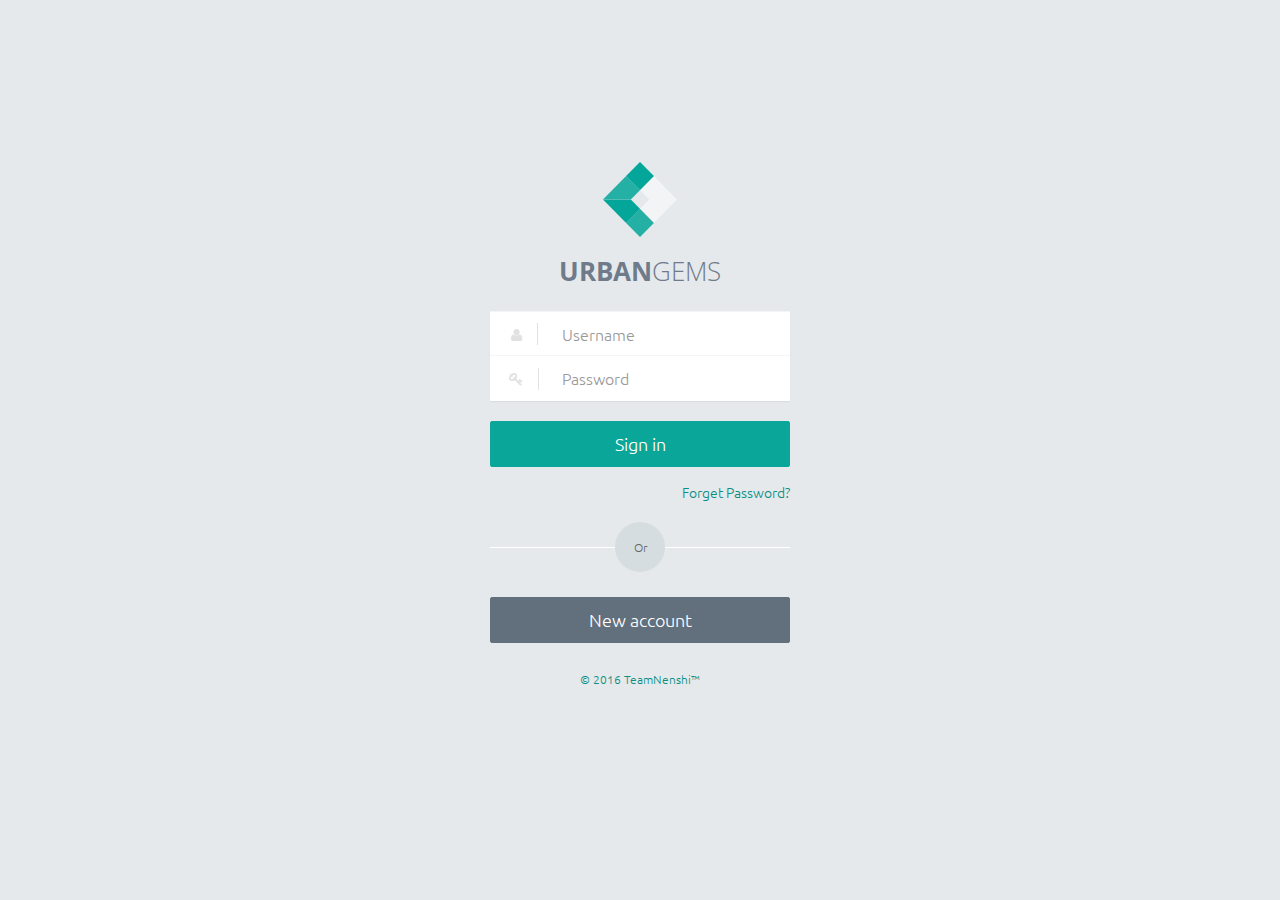
<file: App/Alpha0.1/index.html>
<!DOCTYPE html>
<html lang="en">
<head>
<!-- Meta information -->
<meta charset="utf-8">
<meta name="viewport" content="width=device-width, initial-scale=1, minimum-scale=1, maximum-scale=1">
<!-- Title-->
<title>CAPLET |  Admin HTML Themes</title>
<!-- Favicons -->
<link rel="apple-touch-icon-precomposed" sizes="144x144" href="assets/ico/apple-touch-icon-144-precomposed.png">
<link rel="apple-touch-icon-precomposed" sizes="114x114" href="assets/ico/apple-touch-icon-114-precomposed.png">
<link rel="apple-touch-icon-precomposed" sizes="72x72" href="assets/ico/apple-touch-icon-72-precomposed.png">
<link rel="apple-touch-icon-precomposed" href="assets/ico/apple-touch-icon-57-precomposed.png">
<link rel="shortcut icon" href="assets/ico/favicon.ico">
<!-- CSS Stylesheet-->
<link type="text/css" rel="stylesheet" href="assets/css/bootstrap/bootstrap.min.css" />
<link type="text/css" rel="stylesheet" href="assets/css/bootstrap/bootstrap-themes.css" />
<link type="text/css" rel="stylesheet" href="assets/css/style.css" />

<!-- Styleswitch if  you don't chang theme , you can delete -->
<link type="text/css" rel="alternate stylesheet" media="screen" title="style1" href="assets/css/styleTheme1.css" />
<link type="text/css" rel="alternate stylesheet" media="screen" title="style2" href="assets/css/styleTheme2.css" />
<link type="text/css" rel="alternate stylesheet" media="screen" title="style3" href="assets/css/styleTheme3.css" />
<link type="text/css" rel="alternate stylesheet" media="screen" title="style4" href="assets/css/styleTheme4.css" />

</head>
<body class="full-lg">
<div id="wrapper">

<div id="loading-top">
		<div id="canvas_loading"></div>
		<span>Checking...</span>
</div>

<div id="main">
		<div class="container">
				<div class="row">
						<div class="col-lg-12">
						
								<div class="account-wall">
										<section class="align-lg-center">
										<div class="site-logo"></div>
										<h1 class="login-title"><span>Urban</span>GEMS</h1>
										</section>
										<form class="form-signin" action="map.html">
												<section>
														<div class="input-group">
																<div class="input-group-addon"><i class="fa fa-user"></i></div>
																<input  type="text" class="form-control" name="username" placeholder="Username">
														</div>
														<div class="input-group">
																<div class="input-group-addon"><i class="fa fa-key"></i></div>
																<input type="password" class="form-control"  name="password" placeholder="Password">
														</div>
														<button class="btn btn-lg btn-theme-inverse btn-block" type="submit" id="sign-in" OnClick="login();" >Sign in</button>
												</section>
												<section class="clearfix">
														<a href="#" class="pull-right help">Forget Password? </a>
												</section>		
												<span class="or" data-text="Or"></span>
												<button class="btn btn-lg  btn-inverse btn-block" type="button"> New account </button>
										</form>
										<a href="#" class="footer-link">&copy; 2016 TeamNenshi&trade; </a>
								</div>	
								<!-- //account-wall-->
								
						</div>
						<!-- //col-sm-6 col-md-4 col-md-offset-4-->
				</div>
				<!-- //row-->
		</div>
		<!-- //container-->
		
</div>
<!-- //main-->
		
</div>
<!-- //wrapper-->

<!--
////////////////////////////////////////////////////////////////////////
//////////     JAVASCRIPT  LIBRARY     //////////
/////////////////////////////////////////////////////////////////////
-->
		
<!-- Jquery Library -->
<script type="text/javascript" src="assets/js/jquery.min.js"></script>
<script type="text/javascript" src="assets/js/jquery.ui.min.js"></script>
<script type="text/javascript" src="assets/plugins/bootstrap/bootstrap.min.js"></script>
<!-- Modernizr Library For HTML5 And CSS3 -->
<script type="text/javascript" src="assets/js/modernizr/modernizr.js"></script>
<script type="text/javascript" src="assets/plugins/mmenu/jquery.mmenu.js"></script>
<script type="text/javascript" src="assets/plugins/form/form.js"></script>
<script type="text/javascript" src="assets/plugins/datetime/datetime.js"></script>
<script type="text/javascript" src="assets/plugins/pluginsForBS/pluginsForBS.js"></script>
<script type="text/javascript" src="assets/plugins/miscellaneous/miscellaneous.js"></script>
<script type="text/javascript" src="assets/js/caplet.custom.js"></script>
<script type="text/javascript">
function login(){
	window.location.replace("map.html");
}

$(function() {
		   //Login animation to center 
			function toCenter(){
					var mainH=$("#main").outerHeight();
					var accountH=$(".account-wall").outerHeight();
					var marginT=(mainH-accountH)/2;
						   if(marginT>30){
							   $(".account-wall").css("margin-top",marginT-15);
							}else{
								$(".account-wall").css("margin-top",30);
							}
				}
				toCenter();
				var toResize;
				$(window).resize(function(e) {
					clearTimeout(toResize);
					toResize = setTimeout(toCenter(), 500);
				});
				
			//Canvas Loading
			  var throbber = new Throbber({  size: 32, padding: 17,  strokewidth: 2.8,  lines: 12, rotationspeed: 0, fps: 15 });
			  throbber.appendTo(document.getElementById('canvas_loading'));
			  throbber.start();
	
	});
</script>
</body>
</html>
</file>
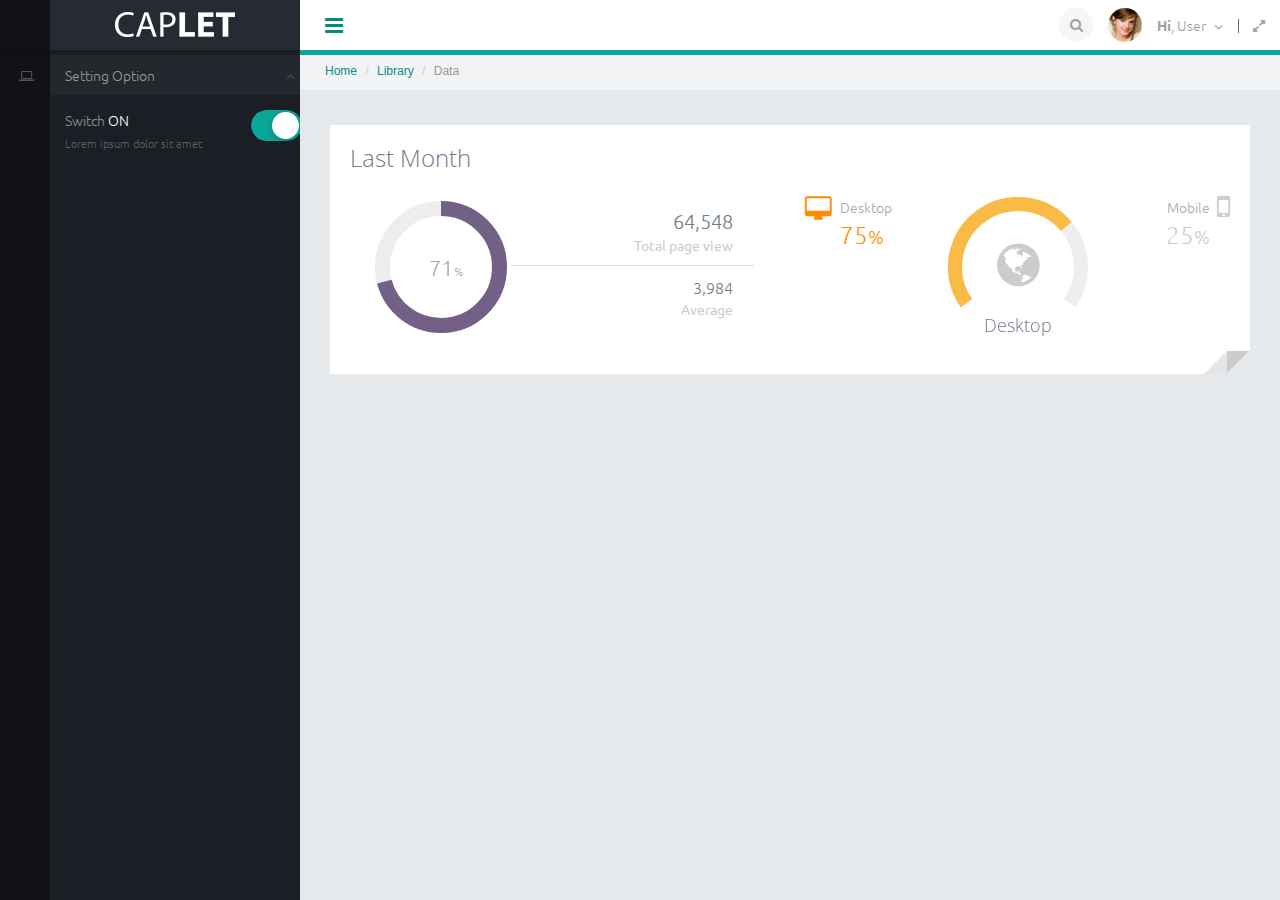
<file: HTML/blankPage.html>
<!DOCTYPE html>
<html lang="en">
<head>
<!-- Meta information -->
<meta charset="utf-8">
<meta name="viewport" content="width=device-width, initial-scale=1, minimum-scale=1, maximum-scale=1">
<!-- Title-->
<title>CAPLET |  Admin HTML Themes</title>
<!-- Favicons -->
<link rel="apple-touch-icon-precomposed" sizes="144x144" href="assets/ico/apple-touch-icon-144-precomposed.png">
<link rel="apple-touch-icon-precomposed" sizes="114x114" href="assets/ico/apple-touch-icon-114-precomposed.png">
<link rel="apple-touch-icon-precomposed" sizes="72x72" href="assets/ico/apple-touch-icon-72-precomposed.png">
<link rel="apple-touch-icon-precomposed" href="assets/ico/apple-touch-icon-57-precomposed.png">
<link rel="shortcut icon" href="assets/ico/favicon.ico">
<!-- CSS Stylesheet-->
<link type="text/css" rel="stylesheet" href="assets/css/bootstrap/bootstrap.min.css" />
<link type="text/css" rel="stylesheet" href="assets/css/bootstrap/bootstrap-themes.css" />
<link type="text/css" rel="stylesheet" href="assets/css/style.css" />

<!-- Styleswitch if  you don't chang theme , you can delete -->
<link type="text/css" rel="alternate stylesheet" media="screen" title="style1" href="assets/css/styleTheme1.css" />
<link type="text/css" rel="alternate stylesheet" media="screen" title="style2" href="assets/css/styleTheme2.css" />
<link type="text/css" rel="alternate stylesheet" media="screen" title="style3" href="assets/css/styleTheme3.css" />
<link type="text/css" rel="alternate stylesheet" media="screen" title="style4" href="assets/css/styleTheme4.css" />

</head>
<body>
<div id="wrapper">
		<!--
		/////////////////////////////////////////////////////////////////////////
		//////////     HEADER  CONTENT     ///////////////
		//////////////////////////////////////////////////////////////////////
		-->
		<div id="header">
		
				<div class="logo-area clearfix">
						<a href="#" class="logo"></a>
				</div>
				<!-- //logo-area-->
				
				<div class="tools-bar">
						<ul class="nav navbar-nav nav-main-xs">
								<li><a href="#menu" class="icon-toolsbar"><i class="fa fa-bars"></i></a></li>
						</ul>
						<ul class="nav navbar-nav navbar-right tooltip-area">
	
								<li><button class="btn btn-circle btn-header-search" ><i class="fa fa-search"></i></button></li>
								<li><a href="#" class="nav-collapse avatar-header">
												<img alt="" src="assets/img/avatar.png"  class="circle">

										</a>
								</li>
								<li class="dropdown">
										<a href="#" class="dropdown-toggle" data-toggle="dropdown" data-hover="dropdown">
											<em><strong>Hi</strong>, User </em> <i class="dropdown-icon fa fa-angle-down"></i>
										</a>
										<ul class="dropdown-menu pull-right icon-right arrow">

												<li><a href="#"><i class="fa fa-money"></i>Option</a></li>
												<li class="divider"></li>
												<li><a href="#"><i class="fa fa-sign-out"></i> Signout </a></li>
										</ul>
										<!-- //dropdown-menu-->
								</li>
								<li class="visible-lg">
									<a href="#" class="h-seperate fullscreen" data-toggle="tooltip" title="Full Screen" data-container="body"  data-placement="left">
										<i class="fa fa-expand"></i>
									</a>
								</li>
						</ul>
				</div>
				<!-- //tools-bar-->
				
		</div>
		<!-- //header-->
		
		
		<!--
		/////////////////////////////////////////////////////////////////////////
		//////////     SLIDE LEFT CONTENT     //////////
		//////////////////////////////////////////////////////////////////////
		-->
		<div id="nav">
				<div id="nav-scroll">

						
						

						
						
						
						
						
						
						
						<div class="widget-collapse dark">
								<header>
										<a data-toggle="collapse" href="#collapseSetting"><i class="collapse-caret fa fa-angle-up"></i> Setting Option </a>
								</header>
								<section class="collapse in" id="collapseSetting">
										<div class="collapse-boby" style="padding:0">
										
												<ul class="widget-slide-setting">
														<li>
																<div class="ios-switch theme-inverse pull-right">
																		<div class="switch"><input type="checkbox" name="option_1" checked></div>
																</div>
																<label>Switch <span>ON</span></label>
																<small>Lorem ipsum dolor sit amet</small>
														</li>
												</ul>
												<!-- //widget-slide-setting-->
												
										</div>
										<!-- //collapse-boby-->
										
								</section>
								<!-- //collapse-->
						</div>
						<!-- //widget-collapse-->
						
						
				</div>
				<!-- //nav-scroller-->
		</div>
		<!-- //nav-->
		
		
		<!--
		/////////////////////////////////////////////////////////////////////////
		//////////     TOP SEARCH CONTENT     ///////
		//////////////////////////////////////////////////////////////////////
		-->
		<div class="widget-top-search">
			<span class="icon"><a href="#" class="close-header-search"><i class="fa fa-times"></i></a></span>
			<form id="top-search">
					<h2><strong>Quick</strong> Search</h2>
					<div class="input-group">
							<input  type="text" name="q" placeholder="Find something..." class="form-control" />
							<span class="input-group-btn">
							<button class="btn" type="button" title="With Sound"><i class="fa fa-search"></i></button>
							</span>
					</div>
			</form>
		</div>
		<!-- //widget-top-search-->
		
		
		
		
		<!--
		/////////////////////////////////////////////////////////////////////////
		//////////     MAIN SHOW CONTENT     //////////
		//////////////////////////////////////////////////////////////////////
		-->
		<div id="main">
		
		
				<ol class="breadcrumb">
						<li><a href="#">Home</a></li>
						<li><a href="#">Library</a></li>
						<li class="active">Data</li>
				</ol>
				<!-- //breadcrumb-->
				
				<div id="content">
				
						<div class="row">
						
								<div class="col-lg-12" >
								
							
										<section class="panel corner-flip">
												<div class="panel-body">
														<h3>Last Month</h3>
														<div class="row align-lg-center">
																<div class="col-sm-6" >
																		<div class="showcase showcase-pie-easy clearfix">
																				<span class="easy-chart pull-left" data-percent="75" data-color="purple" data-track-color="#EDEDED" data-line-width="15" data-size="140">
																						<span class="percent"></span>
																				</span>
																				<ul>
																						<li>64,548<small>Total page view</small></li>
																						<li>3,984<small>Average</small></li>
																				</ul>
																		</div>
																</div>
																<div class="col-sm-6">
																		<div class="showcase showcase-chart-knob">
																				<div class="clearfix">
																						<span>
																								<i class="fa fa-desktop"></i>
																								<a href="#">desktop<small>75</small></a>
																						</span>
																						<span>
																								<i class="fa fa-mobile-phone"></i>
																								<a href="#">mobile<small>25</small></a>
																						</span>
																				</div>
																				<input class="knob"  data-animate="true" data-displayInput="false" data-thickness="0.2" data-width="140" data-height="140"  data-angleOffset="-125" data-angleArc="250" data-color="darkorange" value="75" readonly>
																				<h5><i class="fa fa-globe"></i> Desktop </h5>
																		</div>
																</div>
														</div>
												</div>
										</section>
								
								
								</div>
								<!-- //content > row > col-lg-8 -->
							
								
						</div>
						<!-- //content > row-->
						
				</div>
				<!-- //content-->
				
				
		</div>
		<!-- //main-->
		
		
		
		<!--
		///////////////////////////////////////////////////////////////////
		//////////     MODAL MESSAGES     //////////
		///////////////////////////////////////////////////////////////
		-->
		<div id="md-messages" class="modal fade md-slideUp bg-theme-inverse" tabindex="-1" data-width="450">
				<div class="modal-header bd-theme-inverse-darken">
						<button type="button" class="close" data-dismiss="modal" aria-hidden="true"><i class="fa fa-times"></i></button>
						<h4 class="modal-title"><i class="fa fa-inbox"></i> Inbox messages</h4>
				</div>
				<!-- //modal-header-->
				<div class="modal-body" style="padding:0">
						<div class="widget-im">
								<ul>
										<li>
												<section  class="thumbnail-in">
														<div class="widget-im-tools tooltip-area pull-right">
																<span>
																		<i class="fa fa-paperclip"></i>
																</span>
																<span>
																		<i class="fa fa-reply-all"></i>
																</span>
																<span>
																		<a href="javascript:void(0)" class="im-delete" data-toggle="tooltip" title="Delete"><i class="fa fa-trash-o"></i></a>
																</span>
																<span>
																		<time datetime="2013-11-16">1 : 52 am</time>
																</span>
														</div>
														<h4><a href="javascript:void(0)">Edlado Holder</a>
														</h4>
														<div class="im-thumbnail"><img alt="" src="assets/img/avatar2.png" /></div>
														<label></label>
														<div class="pre-text"> Lorem ipsum dolor sit amet, consectetur adipisicing elit, sed do eiusmod tempor incididunt ut labore et dolore magna aliqua. </div>
												</section>
												<div class="im-confirm-group">
														<div class=" btn-group btn-group-justified">
																<a class="btn btn-inverse im-confirm" href="javascript:void(0)" data-confirm="yes">YES.</a>
																<a class="btn btn-theme im-confirm" href="javascript:void(0)" data-confirm="no">NO.</a>
														</div>
												</div>
										</li>
										<li>
												<section  class="thumbnail-in">
														<div class="widget-im-tools tooltip-area pull-right">
																<span>
																		<i class="fa fa-paperclip"></i>
																</span>
																<span>
																		<a href="javascript:void(0)" class="im-delete" data-toggle="tooltip" title="Delete"><i class="fa fa-trash-o"></i></a>
																</span>
																<span>
																		<time datetime="2013-11-16">12 : 00 pm</time>
																</span>
														</div>
														<h4><a href="javascript:void(0)">Laine Franchi</a>
														</h4>
														<div class="im-thumbnail"><i class="glyphicon glyphicon-user"></i></div>
														<div class="pre-text"> Lorem ipsum dolor sit amet, consectetur adipisicing elit, sed do eiusmod tempor incididunt ut labore et dolore magna aliqua. </div>
												</section>
												<div class="im-confirm-group">
														<div class=" btn-group btn-group-justified">
																<a class="btn btn-inverse im-confirm" href="javascript:void(0)" data-confirm="yes">YES.</a>
																<a class="btn btn-theme im-confirm" href="javascript:void(0)" data-confirm="no">NO.</a>
														</div>
												</div>
										</li>
										<li>
												<section class="thumbnail-in">
														<div class="widget-im-tools tooltip-area pull-right">
																<span>
																		<a href="javascript:void(0)" class="im-delete" data-toggle="tooltip" title="Delete"><i class="fa fa-trash-o"></i></a>
																</span>
																<span>
																		<time datetime="2013-11-16">4 : 45 pm</time>
																</span>
														</div>
														<h4><a href="javascript:void(0)">Cinda Collar</a>
														</h4>
														<div class="im-thumbnail"><img alt="" src="assets/img/avatar.png" /></div>
														<label data-color="theme"></label>
														<div class="pre-text"> Lorem ipsum dolor sit amet, consectetur adipisicing elit, sed do eiusmod tempor incididunt ut labore et dolore magna aliqua. </div>
												</section>
												<div class="im-confirm-group">
														<div class=" btn-group btn-group-justified">
																<a class="btn btn-inverse im-confirm" href="javascript:void(0)" data-confirm="yes">YES.</a>
																<a class="btn btn-theme im-confirm" href="javascript:void(0)" data-confirm="no">NO.</a>
														</div>
												</div>
										</li>
								</ul>
								<button class="btn btn-inverse btn-block btn-lg" title="See More"><i class="fa fa-plus"></i></button>
						</div>
						<!-- //widget-im-->
				</div>
				<!-- //modal-body-->
		</div>
		<!-- //modal-->
		
		
		
		<!--
		//////////////////////////////////////////////////////////////////////////
		//////////     MODAL NOTIFICATION     //////////
		//////////////////////////////////////////////////////////////////////
		-->
		<div id="md-notification" class="modal fade md-stickTop bg-danger" tabindex="-1" data-width="500">
				<div class="modal-header bd-danger-darken">
						<button type="button" class="close" data-dismiss="modal" aria-hidden="true"><i class="fa fa-times"></i></button>
						<h4 class="modal-title"><i class="fa fa-bell-o"></i> Notification</h4>
				</div>
				<!-- //modal-header-->
				<div class="modal-body" style="padding:0">
						<div class="widget-im notification">
								<ul>
										<li>
												<section class="thumbnail-in">
														<div class="widget-im-tools tooltip-area pull-right">
																<span>
																		<time class="timeago lasted" datetime="2014">when you opened the page</time>
																</span>
																<span>
																		<a href="javascript:void(0)" class="im-action" data-toggle="tooltip" data-placement="left" title="Action"><i class="fa fa-keyboard-o"></i></a>
																</span>
														</div>
														<h4>Your request approved</h4>
														<div class="im-thumbnail bg-theme-inverse"><i class="fa fa-check"></i></div>
														<div class="pre-text">One Button (click to remove this)</div>
												</section>
												<div class="im-confirm-group">
														<div class=" btn-group btn-group-justified">
																<a class="btn btn-inverse im-confirm" href="javascript:void(0)" data-confirm="accept">Accept.</a>
														</div>
												</div>
										</li>
										<li>
												<section class="thumbnail-in">
														<div class="widget-im-tools tooltip-area pull-right">
																<span>
																		<time class="timeago" datetime="2013-11-17T14:24:17Z">timeago</time>
																</span>
																<span>
																		<a href="javascript:void(0)" class="im-action" data-toggle="tooltip" data-placement="left" title="Action"><i class="fa fa-keyboard-o"></i></a>
																</span>
														</div>
														<h4>Dashboard new design!! you want to see now ? </h4>
														<div class="im-thumbnail bg-theme"><i class="fa fa-bell-o"></i></div>
														<div class="pre-text">Two Button (with link and click to close this) Lorem ipsum dolor sit amet, consectetur adipisicing elit, </div>
												</section>
												<div class="im-confirm-group">
														<div class=" btn-group btn-group-justified">
																<a class="btn btn-inverse" href="dashboard.html">Go Now.</a>
																<a class="btn btn-theme im-confirm" href="javascript:void(0)" data-confirm="no">Later.</a>
														</div>
												</div>
										</li>
										<li>
												<section class="thumbnail-in">
														<div class="widget-im-tools tooltip-area pull-right">
																<span>
																		<time class="timeago" datetime="2013-11-17T01:24:17Z">timeago</time>
																</span>
																<span>
																		<a href="javascript:void(0)" class="im-action" data-toggle="tooltip" data-placement="left" title="Action"><i class="fa fa-keyboard-o"></i></a>
																</span>
														</div>
														<h4>Error 404 <small>( File not  found )</small></h4>
														<div class="im-thumbnail bg-warning"><i class="fa fa-exclamation-triangle"></i></div>
														<div class="pre-text">Two Button (click to  action and remove) </div>
												</section>
												<div class="im-confirm-group">
														<div class=" btn-group btn-group-justified">
																<a class="btn btn-inverse im-confirm" href="javascript:void(0)" data-confirm="accept">Accept.</a>
																<a class="btn btn-theme im-confirm" href="javascript:void(0)" data-confirm="actionNow">Fixed now.</a>
														</div>
												</div>
										</li>
										<li>
												<section class="thumbnail-in">
														<div class="widget-im-tools tooltip-area pull-right">
																<span>
																		<time class="timeago" datetime="2013-09-17T09:24:17Z">timeago</time>
																</span>
																<span>
																		<a href="javascript:void(0)" class="im-action" data-toggle="tooltip" data-placement="left" title="Action"><i class="fa fa-keyboard-o"></i></a>
																</span>
														</div>
														<h4>Upgrade Premium ?</h4>
														<div class="im-thumbnail bg-inverse">
																<i class="fa fa-cogs"></i></div>
														<div class="pre-text"> Three button (test action) </div>
												</section>
												<div class="im-confirm-group">
														<div class=" btn-group btn-group-justified">
																<a class="btn btn-inverse im-confirm" href="javascript:void(0)" data-confirm="actionNow">Now.</a>
																<a class="btn btn-theme im-confirm" href="javascript:void(0)" data-confirm="no">Later.</a>
																<a class="btn btn-danger im-confirm" href="javascript:void(0)" data-confirm="yes">Delete.</a>
														</div>
												</div>
										</li>
								</ul>
						</div>
						<!-- //widget-im-->
				</div>
				<!-- //modal-body-->
		</div>
		<!-- //modal-->
		
		
		
		<!--
		//////////////////////////////////////////////////////////////
		//////////     LEFT NAV MENU     //////////
		///////////////////////////////////////////////////////////
		-->
		<nav id="menu">
				<ul>
						<li><span><i class="icon  fa fa-laptop"></i> Dashboard</span>
								<ul>
										<li><a href="dashboard.html"><i class="icon  fa fa-rocket"></i> First Design </a></li>
										<li><a href="dashboard2.html"><i class="icon  fa fa-th"></i> Dashboard New </a></li>
								</ul>
						</li>		
				</ul>
		</nav>
		<!-- //nav left menu-->
		
		
		
		<!--
		/////////////////////////////////////////////////////////////////
		//////////     RIGHT NAV MENU     //////////
		/////////////////////////////////////////////////////////////
		-->
		<nav id="menu-right">
				<ul>
						<li class="Label label-lg">Theme color</li>
						<li>
							<span class="text-center">
								<div id="style1" class="color-themes col1"></div>
								<div id="style2" class="color-themes col2" ></div>
								<div id="style3" class="color-themes col3" ></div>
								<div id="style4" class="color-themes col4" ></div>
								<div id="none" class="color-themes col5" ></div>
							</span>
						</li>
						<li class="Label label-lg">Contact Group</li>
						<li data-counter-color="theme">
								<span><i class="icon fa fa-smile-o"></i> Friends</span>
								<ul>
										<li class="Label">A</li>
										<li class="img">
												<a href="#" class="online">
														<img alt="" src="assets/photos_preview/50/people/1.jpg" /> Alexa 
														<small>Johnson</small>
												</a>
										</li>
										<li class="img">
												<a href="#" class="busy">
														<img alt="" src="assets/photos_preview/50/people/2.jpg" /> Alexander 
														<small>Brown</small>
												</a>
										</li>
										<li class="Label">F</li>
										<li class="img">
												<a href="#">
														<img alt="" src="assets/photos_preview/50/people/3.jpg" /> Fred
														<small>Smith</small>
												</a>
										</li>
										<li class="Label">J</li>
										<li class="img">
												<a href="#">
														<img alt="" src="assets/photos_preview/50/people/4.jpg" /> James
														<small>Miller</small>
												</a>
										</li>
										<li class="img">
												<a href="#">
														<img alt="" src="assets/photos_preview/50/people/5.jpg" /> Jefferson
														<small>Jackson</small>
												</a>
										</li>
										<li class="img">
												<a href="#">
														<img alt="" src="assets/photos_preview/50/people/6.jpg" /> Jordan
														<small>Lee</small>
												</a>
										</li>
										<li class="Label">K</li>
										<li class="img">
												<a href="#" class="online">
														<img alt="" src="assets/photos_preview/50/people/7.jpg" /> Kim
														<small>Adams</small>
												</a>
										</li>
										<li class="Label">M</li>
										<li class="img">
												<a href="#">
														<img alt="" src="assets/photos_preview/50/people/8.jpg" /> Meagan
														<small>Miller</small>
												</a>
										</li>
										<li class="img">
												<a href="#" class="busy">
														<img alt="" src="assets/photos_preview/50/people/9.jpg" /> Melissa
														<small>Johnson</small>
												</a>
										</li>
										<li class="Label">N</li>
										<li class="img">
												<a href="#" class="online">
														<img alt="" src="assets/photos_preview/50/people/10.jpg" /> Nicole
														<small>Smith</small>
												</a>
										</li>
										<li class="Label">S</li>
										<li class="img">
												<a href="#" class="online">
														<img alt="" src="assets/photos_preview/50/people/1.jpg" /> Samantha
														<small>Harris</small>
												</a>
										</li>
										<li class="img">
												<a href="#" class="block">
														<img alt="" src="assets/photos_preview/50/people/2.jpg" /> Scott
														<small>Thompson</small>
												</a>
										</li>
								</ul>
						</li>
						<li>
								<span><i class="icon  fa fa-home"></i> Family</span>
								<ul>
										<li class="Label">A</li>
										<li class="img">
												<a href="#" class="busy">
														<img alt="" src="assets/photos_preview/50/people/3.jpg" /> Adam
														<small>White</small>
												</a>
										</li>
										<li class="Label">B</li>
										<li class="img">
												<a href="#" class="busy">
														<img alt="" src="assets/photos_preview/50/people/4.jpg" /> Ben
														<small>Robinson</small>
												</a>
										</li>
										<li class="img">
												<a href="#">
														<img alt="" src="assets/photos_preview/50/people/5.jpg" /> Bruce
														<small>Lee</small>
												</a>
										</li>
										<li class="Label">E</li>
										<li class="img">
												<a href="#">
														<img alt="" src="assets/photos_preview/50/people/6.jpg" /> Eddie
														<small>Williams</small>
												</a>
										</li>
										<li class="Label">J</li>
										<li class="img">
												<a href="#" class="online">
														<img alt="" src="assets/photos_preview/50/people/7.jpg" /> Jack
														<small>Johnson</small>
												</a>
										</li>
										<li class="img">
												<a href="#">
														<img alt="" src="assets/photos_preview/50/people/8.jpg" /> John
														<small>Jackman</small>
												</a>
										</li>
										<li class="Label">M</li>
										<li class="img">
												<a href="#">
														<img alt="" src="assets/photos_preview/50/people/9.jpg" /> Martina
														<small>Thompson</small>
												</a>
										</li>
										<li class="img">
												<a href="#" class="busy">
														<img alt="" src="assets/photos_preview/50/people/10.jpg" /> Matthew
														<small>Watson</small>
												</a>
										</li>
										<li class="Label">O</li>
										<li class="img">
												<a href="#" class="online">
														<img alt="" src="assets/photos_preview/50/people/1.jpg" /> Olivia
														<small>Taylor</small>
												</a>
										</li>
										<li class="img">
												<a href="#" class="online">
														<img alt="" src="assets/photos_preview/50/people/2.jpg" /> Owen
														<small>Wilson</small>
												</a>
										</li>
								</ul>
						</li>
						<li data-counter-color="theme-inverse">
								<span><i class="icon  fa fa-briefcase"></i> Work colleagues</span>
								<ul>
										<li class="Label">D</li>
										<li class="img">
												<a href="#">
														<img alt="" src="assets/photos_preview/50/people/3.jpg" /> David
														<small>Harris</small>
												</a>
										</li>
										<li class="img">
												<a href="#">
														<img alt="" src="assets/photos_preview/50/people/4.jpg" /> Dennis
														<small>King</small>
												</a>
										</li>
										<li class="Label">E</li>
										<li class="img">
												<a href="#" class="online">
														<img alt="" src="assets/photos_preview/50/people/5.jpg" /> Eliza
														<small>Walker</small>
												</a>
										</li>
										<li class="Label">L</li>
										<li class="img">
												<a href="#" class="busy">
														<img alt="" src="assets/photos_preview/50/people/6.jpg" /> Larry
														<small>Turner</small>
												</a>
										</li>
										<li class="img">
												<a href="#" class="online">
														<img alt="" src="assets/photos_preview/50/people/7.jpg" /> Lisa<br />
														<small>Wilson</small>
												</a>
										</li>
										<li class="Label">M</li>
										<li class="img">
												<a href="#">
														<img alt="" src="assets/photos_preview/50/people/8.jpg" /> Michael
														<small>Jordan</small>
												</a>
										</li>
										<li class="Label">R</li>
										<li class="img">
												<a href="#">
														<img alt="" src="assets/photos_preview/50/people/9.jpg" /> Rachelle
														<small>Cooper</small>
												</a>
										</li>
										<li class="img">
												<a href="#" class="online">
														<img alt="" src="assets/photos_preview/50/people/10.jpg" /> Rick
														<small>James</small>
												</a>
										</li>
								</ul>
						</li>
						<li class="Label label-lg">Total week Earnings</li>
						<li>
								<span><i class="icon  fa fa-bar-chart-o"></i> See This week</span>
								<ul>
										<li class="Label">themeforest</li>
										<li><span><i class="label label-warning pull-right">HTML</i> Earnings $395 </span></li>
										<li><span> Earnings $485 </span></li>
										<li><span><i class="label label-info pull-right">Wordpress</i> Earnings $1,589 </span></li>
										<li class="Label">codecanyon </li>
										<li><span><i class="label label-danger pull-right">Item 6537086</i> Earnings $897</span></li>
										<li><span>Sunday Earnings $395</span></li>
										<li class="Label">Other</li>
										<li><span><i class="label label-success  pull-right">up 35%</i> Total Earnings $5,025</span></li>
								</ul>
						</li>
						<li>
								<span>
									<div class="widget-mini-chart align-xs-right">
											<div class="pull-left">
													<div class="sparkline mini-chart" data-type="bar" data-color="warning" data-bar-width="10" data-height="45">2,3,7,5,4,6,6,3</div>
											</div>
											<p>This week Earnings</p>
											<h4>$11,987</h4>
									</div>
									<!-- //widget-mini-chart -->			
								</span>
						</li>
						<li class="Label label-lg">Processing </li>
						<li>
								<span>								
									<p>Server Processing</p>
									<div class="progress progress-dark progress-stripes progress-xs">
											<div class="progress-bar bg-danger" aria-valuetransitiongoal="37"></div>
									</div>
									<label class="progress-label">Today , CPU 37%</label>
									<!-- //progress-->
									<div class="progress progress-dark progress-xs">
											<div class="progress-bar bg-warning" aria-valuetransitiongoal="23"></div>
									</div>
									<label class="progress-label lasted">Today , Server load  22.85%</label>
									<!-- //progress-->
								</span>
						</li>
						<li class="Label label-lg">Quick Friends Chat </li>
						<li class="img">
								<a href="#" class="online">
										<img alt="" src="assets/photos_preview/50/people/1.jpg" /> Olivia
										<small>Taylor</small>
								</a>
						</li>
						<li class="img">
								<a href="#" class="online">
										<img alt="" src="assets/photos_preview/50/people/2.jpg" /> Owen
										<small>Wilson</small>
								</a>
						</li>
						<li class="img">
								<a href="#">
										<img alt="" src="assets/photos_preview/50/people/8.jpg" /> Meagan
										<small>Miller</small>
								</a>
						</li>
						<li class="img">
								<a href="#" class="busy">
										<img alt="" src="assets/photos_preview/50/people/9.jpg" /> Melissa
										<small>Johnson</small>
								</a>
						</li>
						<li class="img">
								<a href="#" class="online">
										<img alt="" src="assets/photos_preview/50/people/5.jpg" /> Samantha
										<small>Harris</small>
								</a>
						</li>
						<li class="Label label-lg">visitors Real Time</li>
						<li>
								<span>
									<div class="widget-chart">
											<div id="realtimeChart" class="demo-placeholder" style="height:150px"></div>
											<div id="realtimeChartCount" class="align-lg-center"><span>0</span> visitors on site </div>
									</div><!-- // widget-chart -->
								</span>
						</li>
				</ul>
		</nav>
		<!-- //nav right menu-->
		
		
</div>
<!-- //wrapper-->


<!--
////////////////////////////////////////////////////////////////////////
//////////     JAVASCRIPT  LIBRARY     //////////
/////////////////////////////////////////////////////////////////////
-->
		
<!-- Jquery Library -->
<script type="text/javascript" src="assets/js/jquery.min.js"></script>
<script type="text/javascript" src="assets/js/jquery.ui.min.js"></script>
<script type="text/javascript" src="assets/plugins/bootstrap/bootstrap.min.js"></script>
<!-- Modernizr Library For HTML5 And CSS3 -->
<script type="text/javascript" src="assets/js/modernizr/modernizr.js"></script>
<script type="text/javascript" src="assets/plugins/mmenu/jquery.mmenu.js"></script>
<script type="text/javascript" src="assets/js/styleswitch.js"></script>
<!-- Library 10+ Form plugins-->
<script type="text/javascript" src="assets/plugins/form/form.js"></script>
<!-- Datetime plugins -->
<script type="text/javascript" src="assets/plugins/datetime/datetime.js"></script>
<!-- Library Chart-->
<script type="text/javascript" src="assets/plugins/chart/chart.js"></script>
<!-- Library  5+ plugins for bootstrap -->
<script type="text/javascript" src="assets/plugins/pluginsForBS/pluginsForBS.js"></script>
<!-- Library 10+ miscellaneous plugins -->
<script type="text/javascript" src="assets/plugins/miscellaneous/miscellaneous.js"></script>
<!-- Library Themes Customize-->
<script type="text/javascript" src="assets/js/caplet.custom.js"></script>
</body>
</html>
</file>
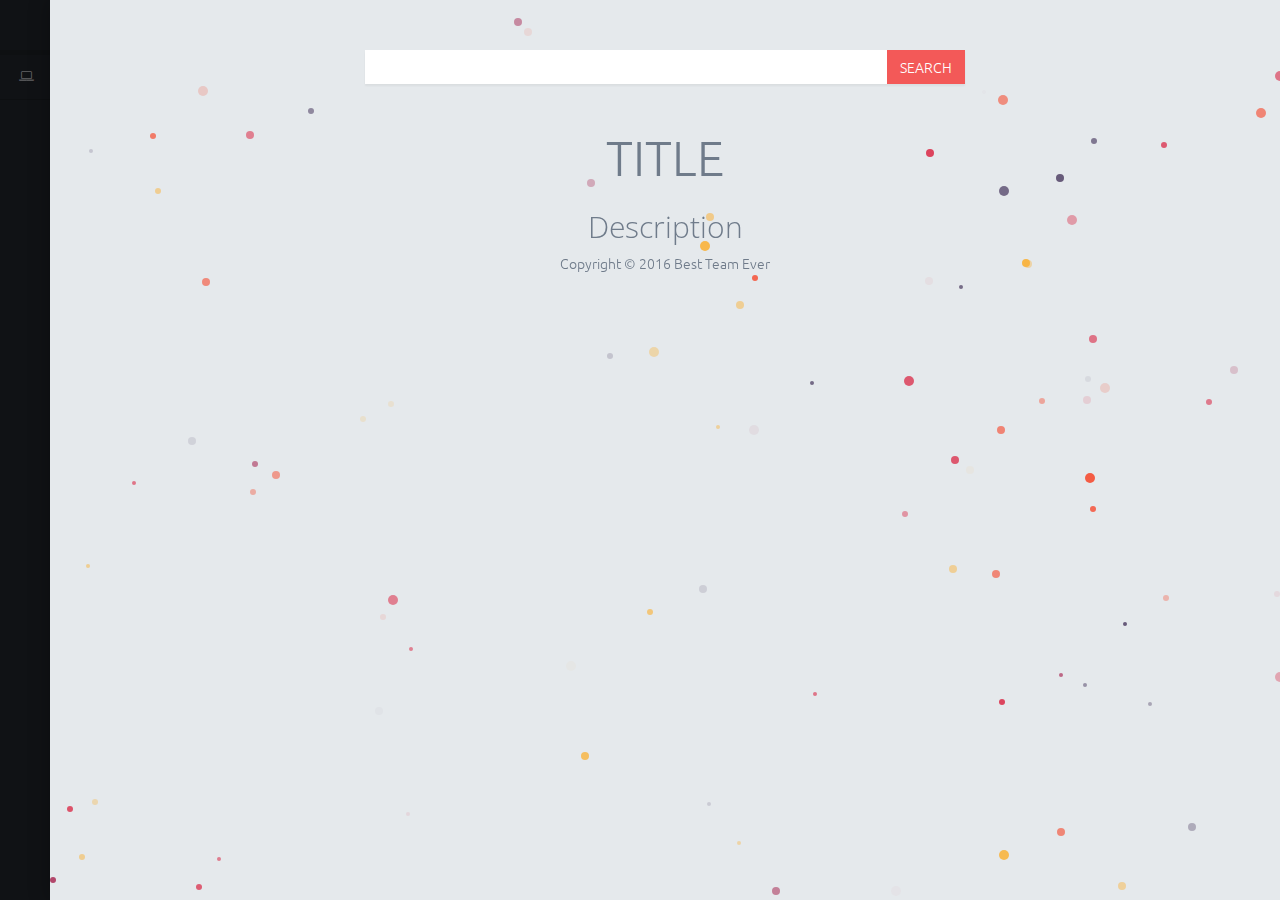
<file: HTML/ConfettiPage - Copy.html>
<!DOCTYPE html>
<html lang="en">
<head>
<!-- Meta information -->
<meta charset="utf-8">
<meta name="viewport" content="width=device-width, initial-scale=1, minimum-scale=1, maximum-scale=1">
<!-- Title-->
<title>CAPLET |  Admin HTML Themes</title>
<!-- Favicons -->
<link rel="apple-touch-icon-precomposed" sizes="144x144" href="assets/ico/apple-touch-icon-144-precomposed.png">
<link rel="apple-touch-icon-precomposed" sizes="114x114" href="assets/ico/apple-touch-icon-114-precomposed.png">
<link rel="apple-touch-icon-precomposed" sizes="72x72" href="assets/ico/apple-touch-icon-72-precomposed.png">
<link rel="apple-touch-icon-precomposed" href="assets/ico/apple-touch-icon-57-precomposed.png">
<link rel="shortcut icon" href="assets/ico/favicon.ico">
<!-- CSS Stylesheet-->
<link type="text/css" rel="stylesheet" href="assets/css/bootstrap/bootstrap.min.css" />
<link type="text/css" rel="stylesheet" href="assets/css/bootstrap/bootstrap-themes.css" />
<link type="text/css" rel="stylesheet" href="assets/css/style.css" />

<!-- Styleswitch if  you don't chang theme , you can delete -->
<link type="text/css" rel="alternate stylesheet" media="screen" title="style1" href="assets/css/styleTheme1.css" />
<link type="text/css" rel="alternate stylesheet" media="screen" title="style2" href="assets/css/styleTheme2.css" />
<link type="text/css" rel="alternate stylesheet" media="screen" title="style3" href="assets/css/styleTheme3.css" />
<link type="text/css" rel="alternate stylesheet" media="screen" title="style4" href="assets/css/styleTheme4.css" />

</head>
<body>
<div id="wrapper" class="wrapper-shadow" style="background-color:#e5e9ec;">

		<canvas id="world"></canvas>
		<div class="real-boxs">
				<div class="real-search">
						<form>
								<div class="input-group"> 
										<input type="text" class="form-control">
										<span class="input-group-btn">
												<button class="btn btn-theme" type="submit">SEARCH</button>
										</span>	
								</div>
						</form>
				</div>
				<div class="row align-lg-center">
						<div class="col-md-12">
								<div class="error-template">
										<h1> title </h1>
										<h2>Description</h2>										

										<div class="error-details"> Copyright &copy; 2016 Best Team Ever</div>
								</div>
						</div>
				</div>
		</div>
		

		
		<!--
		//////////////////////////////////////////////////////////////
		//////////     LEFT NAV MENU     //////////
		///////////////////////////////////////////////////////////
		-->
		<nav id="menu">
				<ul>
						<li><span><i class="icon  fa fa-laptop"></i> Dashboard</span>
								<ul>
										<li><a href="dashboard.html"><i class="icon  fa fa-rocket"></i> First Design </a></li>
										<li><a href="dashboard2.html"><i class="icon  fa fa-th"></i> Dashboard New </a></li>
								</ul>
						</li>						
				</ul>
		</nav>
		<!-- //nav left menu-->

		
		
</div>
<!-- //wrapper-->


<!--
////////////////////////////////////////////////////////////////////////
//////////     JAVASCRIPT  LIBRARY     //////////
/////////////////////////////////////////////////////////////////////
-->
		
<!-- Jquery Library -->
<script type="text/javascript" src="assets/js/jquery.min.js"></script>
<script type="text/javascript" src="assets/js/jquery.ui.min.js"></script>
<script type="text/javascript" src="assets/plugins/bootstrap/bootstrap.min.js"></script>
<!-- Modernizr Library For HTML5 And CSS3 -->
<script type="text/javascript" src="assets/js/modernizr/modernizr.js"></script>
<script type="text/javascript" src="assets/plugins/mmenu/jquery.mmenu.js"></script>
<script type="text/javascript" src="assets/js/styleswitch.js"></script>
<!-- Library 10+ Form plugins-->
<script type="text/javascript" src="assets/plugins/form/form.js"></script>
<!-- Datetime plugins -->
<script type="text/javascript" src="assets/plugins/datetime/datetime.js"></script>
<!-- Library Chart-->
<script type="text/javascript" src="assets/plugins/chart/chart.js"></script>
<!-- Library  5+ plugins for bootstrap -->
<script type="text/javascript" src="assets/plugins/pluginsForBS/pluginsForBS.js"></script>
<!-- Library 10+ miscellaneous plugins -->
<script type="text/javascript" src="assets/plugins/miscellaneous/miscellaneous.js"></script>
<!-- Library Themes Customize-->
<script type="text/javascript" src="assets/js/caplet.custom.js"></script>
<script type="text/javascript">
(function() {
  var COLORS, Confetti, NUM_CONFETTI, PI_2, canvas, confetti, context, drawCircle, i, range, resizeWindow, xpos;
  NUM_CONFETTI = 100;
  COLORS = [[85, 71, 106], [174, 61, 99], [219, 56, 83], [244, 92, 68], [248, 182, 70], [26, 188, 155], [212, 223, 90]];
  PI_2 = 2 * Math.PI;
  canvas = document.getElementById("world");
  context = canvas.getContext("2d");
  window.w = 0;
  window.h = 0;
  resizeWindow = function() {
    window.w = canvas.width = window.innerWidth;
    return window.h = canvas.height = window.innerHeight;
  };
  window.addEventListener('resize', resizeWindow, false);
  window.onload = function() {
    return setTimeout(resizeWindow, 0);
  };
  range = function(a, b) {
    return (b - a) * Math.random() + a;
  };
  drawCircle = function(x, y, r, style) {
    context.beginPath();
    context.arc(x, y, r, 0, PI_2, false);
    context.fillStyle = style;
    return context.fill();
  };
  xpos = 0.5;
  document.onmousemove = function(e) {
    return xpos = e.pageX / w;
  };
  window.requestAnimationFrame = (function() {
    return window.requestAnimationFrame || window.webkitRequestAnimationFrame || window.mozRequestAnimationFrame || window.oRequestAnimationFrame || window.msRequestAnimationFrame || function(callback) {
      return window.setTimeout(callback, 1000 / 60);
    };
  })();
  Confetti = (function() {
    function Confetti() {
      this.style = COLORS[~~range(0, 5)];
      this.rgb = "rgba(" + this.style[0] + "," + this.style[1] + "," + this.style[2];
      this.r = ~~range(2, 6);
      this.r2 = 2 * this.r;
      this.replace();
    }
    Confetti.prototype.replace = function() {
      this.opacity = 0;
      this.dop = 0.03 * range(1, 4);
      this.x = range(-this.r2, w - this.r2);
      this.y = range(-20, h - this.r2);
      this.xmax = w - this.r;
      this.ymax = h - this.r;
      this.vx = range(0, 2) + 8 * xpos - 5;
      return this.vy = 0.7 * this.r + range(-1, 1);
    };

    Confetti.prototype.draw = function() {
      var _ref;
      this.x += this.vx;
      this.y += this.vy;
      this.opacity += this.dop;
      if (this.opacity > 1) {
        this.opacity = 1;
        this.dop *= -1;
      }
      if (this.opacity < 0 || this.y > this.ymax) {
        this.replace();
      }
      if (!((0 < (_ref = this.x) && _ref < this.xmax))) {
        this.x = (this.x + this.xmax) % this.xmax;
      }
      return drawCircle(~~this.x, ~~this.y, this.r, "" + this.rgb + "," + this.opacity + ")");
    };

    return Confetti;

  })();

  confetti = (function() {
    var _i, _results;
    _results = [];
    for (i = _i = 1; 1 <= NUM_CONFETTI ? _i <= NUM_CONFETTI : _i >= NUM_CONFETTI; i = 1 <= NUM_CONFETTI ? ++_i : --_i) {
      _results.push(new Confetti);
    }
    return _results;
  })();

  window.step = function() {
    var c, _i, _len, _results;
    requestAnimationFrame(step);
    context.clearRect(0, 0, w, h);
    _results = [];
    for (_i = 0, _len = confetti.length; _i < _len; _i++) {
      c = confetti[_i];
      _results.push(c.draw());
    }
    return _results;
  };

  step();

}).call(this);

</script>
</body>
</html>
</file>
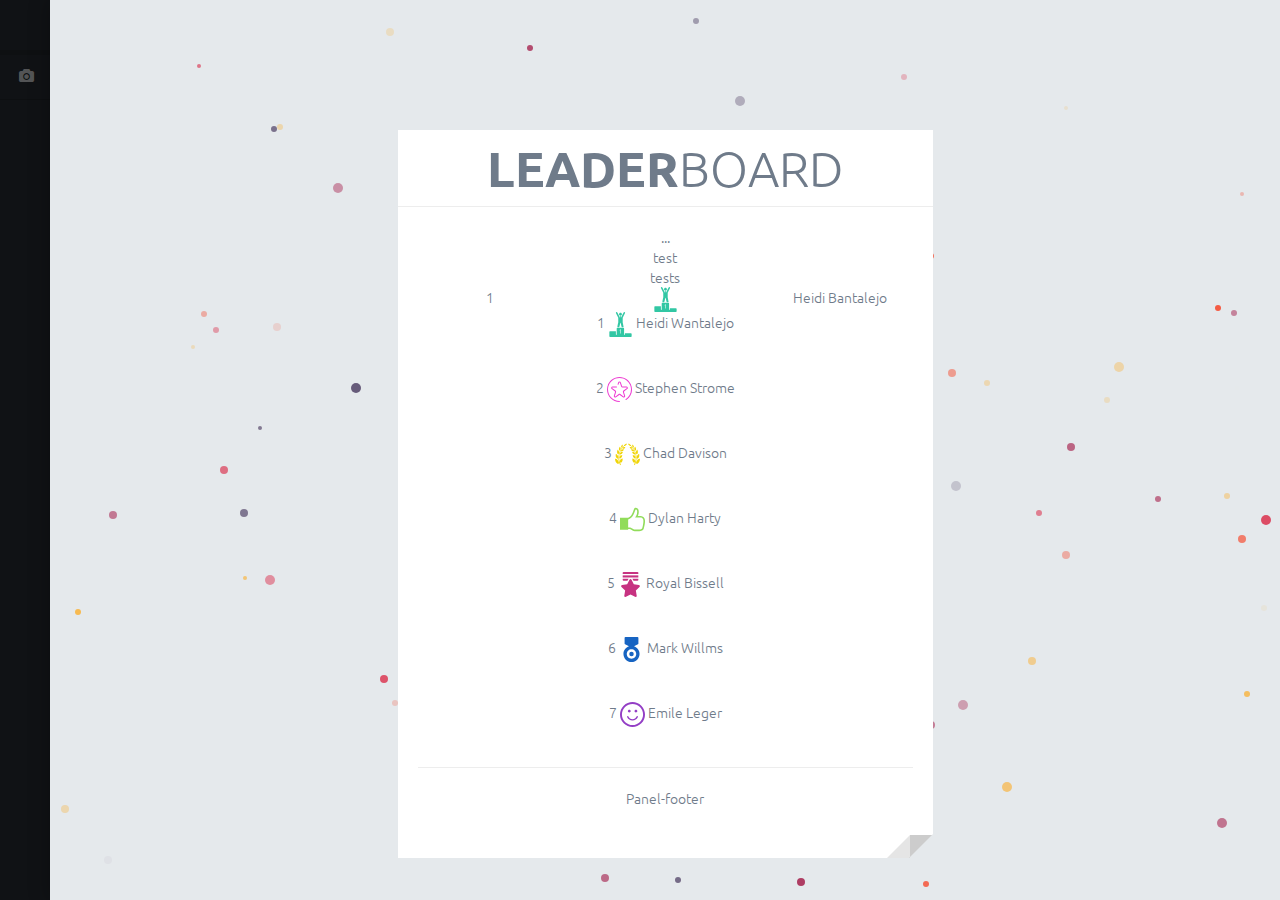
<file: HTML/Leaderboard.html>
<!DOCTYPE html>
<html lang="en">
<head>
<!-- Meta information -->
<meta charset="utf-8">
<meta name="viewport" content="width=device-width, initial-scale=1, minimum-scale=1, maximum-scale=1">
<!-- Title-->
<title>CAPLET |  Admin HTML Themes</title>
<!-- Favicons -->
<link rel="apple-touch-icon-precomposed" sizes="144x144" href="assets/ico/apple-touch-icon-144-precomposed.png">
<link rel="apple-touch-icon-precomposed" sizes="114x114" href="assets/ico/apple-touch-icon-114-precomposed.png">
<link rel="apple-touch-icon-precomposed" sizes="72x72" href="assets/ico/apple-touch-icon-72-precomposed.png">
<link rel="apple-touch-icon-precomposed" href="assets/ico/apple-touch-icon-57-precomposed.png">
<link rel="shortcut icon" href="assets/ico/favicon.ico">
<!-- CSS Stylesheet-->
<link type="text/css" rel="stylesheet" href="assets/css/bootstrap/bootstrap.min.css" />
<link type="text/css" rel="stylesheet" href="assets/css/bootstrap/bootstrap-themes.css" />
<link type="text/css" rel="stylesheet" href="assets/css/style.css" />

<!-- Styleswitch if  you don't chang theme , you can delete -->
<link type="text/css" rel="alternate stylesheet" media="screen" title="style1" href="assets/css/styleTheme1.css" />
<link type="text/css" rel="alternate stylesheet" media="screen" title="style2" href="assets/css/styleTheme2.css" />
<link type="text/css" rel="alternate stylesheet" media="screen" title="style3" href="assets/css/styleTheme3.css" />
<link type="text/css" rel="alternate stylesheet" media="screen" title="style4" href="assets/css/styleTheme4.css" />

</head>
<body>
<div id="wrapper" class="wrapper-shadow" style="background-color:#e5e9ec;">

		<canvas id="world"></canvas>
		<div class="real-boxs">
				<div class="real-search">
						<form>

						</form>
				</div>
				<div class="row align-lg-center">
						<div class="col-md-12">
								<div class="error-template">
										

<!--
//////////////////////////////////////////////////////////////
//////////     PANEL     //////////
///////////////////////////////////////////////////////////
-->										
										
		<div class="row">
			<div class="col-sm-3"></div>
				<div class="col-sm-6" >
						<section class="panel corner-flip"">
								<header class="panel-heading">
										<h2><strong>leader</strong>BOARD</h2>
								</header>
								

								
								<div class="panel-body">
								
								
<div class="row">
  <div class="span2">...</div>
  <div class="span2">test</div>
  <div class="span6">tests</div>
</div>




									<div class="row">
									<span class="col-md-4"><td>1</td></span>
									<span class="col-md-4">
											<tr>
												
												<td><img src="images\winner-celebrating-on-podium.svg" style="width:25px;height:25px"/></td>

											  </tr>								
									</span>
									<span class="col-md-4"<td>Heidi Bantalejo</td></span>
									</div>								
									
									
									
									
									
									
									
									<tr>
										<td>1</td>
										<td><img src="images\winner-celebrating-on-podium.svg" style="width:25px;height:25px"/></td>
										<td>Heidi Wantalejo</td>
									 </tr>
								</div>
								
								
								<div class="panel-body">
										<tr>											
											<td>2</td>
											<td><img src="images\favorites-button.svg" style="width:25px;height:25px"/></td>
											<td>Stephen Strome</td>
										  </tr>
								</div>
								<div class="panel-body">
										<tr>
											<col width="25%">
											<col width="25%">
											<col width="75%">										
											<td>3</td>
											<td><img src="images\leaves.svg" style="width:25px;height:25px"/></td>
											<td>Chad Davison</td>
										  </tr>
								</div>
								<div class="panel-body">
										<tr>
											<td>4</td>
											<td><img src="images\like.svg" style="width:25px;height:25px"/></td>
											<td>Dylan Harty</td>
										  </tr>
								</div>
								<div class="panel-body">
										<tr>
											<td>5</td>
											<td><img src="images\medal2.svg" style="width:25px;height:25px"/></td>
											<td>Royal Bissell</td>
										  </tr>
								</div>
								<div class="panel-body">
										<tr>
											<td>6</td>
											<td><img src="images\medal.svg" style="width:25px;height:25px"/></td>
											<td>Mark Willms</td>
										  </tr>
								</div>
								<div class="panel-body">
										<tr>
											<td>7</td>
											<td><img src="images\smiling-emoticon-square-face.svg" style="width:25px;height:25px"/></td>
											<td>Emile Leger</td>
										  </tr>
								</div>								
								<div class="panel-body">
								<footer class="panel-footer">
										<p>Panel-footer</p>
								</footer>
						</section>
				</div>
			<div class="col-sm-3"></div>
		</div>				
										<div class="error-details"> Copyright &copy; 2016 TeamNenshi</div>
								</div>
						</div>
				</div>
		</div>


		

		
		<!--
		//////////////////////////////////////////////////////////////
		//////////     LEFT NAV MENU     //////////
		///////////////////////////////////////////////////////////
		-->
		<nav id="menu">
				<ul>
						<li><span><i class="icon  fa fa-camera"></i> Dashboard</span>
								<ul>
										<li><a href="dashboard.html"><i class="icon  fa fa-rocket"></i> First Design </a></li>
										<li><a href="dashboard2.html"><i class="icon  fa fa-th"></i> Dashboard New </a></li>
								</ul>
						</li>						
				</ul>
		</nav>
		<!-- //nav left menu-->		
		
</div>
<!-- //wrapper-->


<!--
////////////////////////////////////////////////////////////////////////
//////////     JAVASCRIPT  LIBRARY     //////////
/////////////////////////////////////////////////////////////////////
-->
		
<!-- Jquery Library -->
<script type="text/javascript" src="assets/js/jquery.min.js"></script>
<script type="text/javascript" src="assets/js/jquery.ui.min.js"></script>
<script type="text/javascript" src="assets/plugins/bootstrap/bootstrap.min.js"></script>
<!-- Modernizr Library For HTML5 And CSS3 -->
<script type="text/javascript" src="assets/js/modernizr/modernizr.js"></script>
<script type="text/javascript" src="assets/plugins/mmenu/jquery.mmenu.js"></script>
<script type="text/javascript" src="assets/js/styleswitch.js"></script>
<!-- Library 10+ Form plugins-->
<script type="text/javascript" src="assets/plugins/form/form.js"></script>
<!-- Datetime plugins -->
<script type="text/javascript" src="assets/plugins/datetime/datetime.js"></script>
<!-- Library Chart-->
<script type="text/javascript" src="assets/plugins/chart/chart.js"></script>
<!-- Library  5+ plugins for bootstrap -->
<script type="text/javascript" src="assets/plugins/pluginsForBS/pluginsForBS.js"></script>
<!-- Library 10+ miscellaneous plugins -->
<script type="text/javascript" src="assets/plugins/miscellaneous/miscellaneous.js"></script>
<!-- Library Themes Customize-->
<script type="text/javascript" src="assets/js/caplet.custom.js"></script>
<script type="text/javascript">
(function() {
  var COLORS, Confetti, NUM_CONFETTI, PI_2, canvas, confetti, context, drawCircle, i, range, resizeWindow, xpos;
  NUM_CONFETTI = 100;
  COLORS = [[85, 71, 106], [174, 61, 99], [219, 56, 83], [244, 92, 68], [248, 182, 70], [26, 188, 155], [212, 223, 90]];
  PI_2 = 2 * Math.PI;
  canvas = document.getElementById("world");
  context = canvas.getContext("2d");
  window.w = 0;
  window.h = 0;
  resizeWindow = function() {
    window.w = canvas.width = window.innerWidth;
    return window.h = canvas.height = window.innerHeight;
  };
  window.addEventListener('resize', resizeWindow, false);
  window.onload = function() {
    return setTimeout(resizeWindow, 0);
  };
  range = function(a, b) {
    return (b - a) * Math.random() + a;
  };
  drawCircle = function(x, y, r, style) {
    context.beginPath();
    context.arc(x, y, r, 0, PI_2, false);
    context.fillStyle = style;
    return context.fill();
  };
  xpos = 0.5;
  document.onmousemove = function(e) {
    return xpos = e.pageX / w;
  };
  window.requestAnimationFrame = (function() {
    return window.requestAnimationFrame || window.webkitRequestAnimationFrame || window.mozRequestAnimationFrame || window.oRequestAnimationFrame || window.msRequestAnimationFrame || function(callback) {
      return window.setTimeout(callback, 1000 / 60);
    };
  })();
  Confetti = (function() {
    function Confetti() {
      this.style = COLORS[~~range(0, 5)];
      this.rgb = "rgba(" + this.style[0] + "," + this.style[1] + "," + this.style[2];
      this.r = ~~range(2, 6);
      this.r2 = 2 * this.r;
      this.replace();
    }
    Confetti.prototype.replace = function() {
      this.opacity = 0;
      this.dop = 0.03 * range(1, 4);
      this.x = range(-this.r2, w - this.r2);
      this.y = range(-20, h - this.r2);
      this.xmax = w - this.r;
      this.ymax = h - this.r;
      this.vx = range(0, 2) + 8 * xpos - 5;
      return this.vy = 0.7 * this.r + range(-1, 1);
    };

    Confetti.prototype.draw = function() {
      var _ref;
      this.x += this.vx;
      this.y += this.vy;
      this.opacity += this.dop;
      if (this.opacity > 1) {
        this.opacity = 1;
        this.dop *= -1;
      }
      if (this.opacity < 0 || this.y > this.ymax) {
        this.replace();
      }
      if (!((0 < (_ref = this.x) && _ref < this.xmax))) {
        this.x = (this.x + this.xmax) % this.xmax;
      }
      return drawCircle(~~this.x, ~~this.y, this.r, "" + this.rgb + "," + this.opacity + ")");
    };

    return Confetti;

  })();

  confetti = (function() {
    var _i, _results;
    _results = [];
    for (i = _i = 1; 1 <= NUM_CONFETTI ? _i <= NUM_CONFETTI : _i >= NUM_CONFETTI; i = 1 <= NUM_CONFETTI ? ++_i : --_i) {
      _results.push(new Confetti);
    }
    return _results;
  })();

  window.step = function() {
    var c, _i, _len, _results;
    requestAnimationFrame(step);
    context.clearRect(0, 0, w, h);
    _results = [];
    for (_i = 0, _len = confetti.length; _i < _len; _i++) {
      c = confetti[_i];
      _results.push(c.draw());
    }
    return _results;
  };

  step();

}).call(this);

</script>
</body>
</html>
</file>
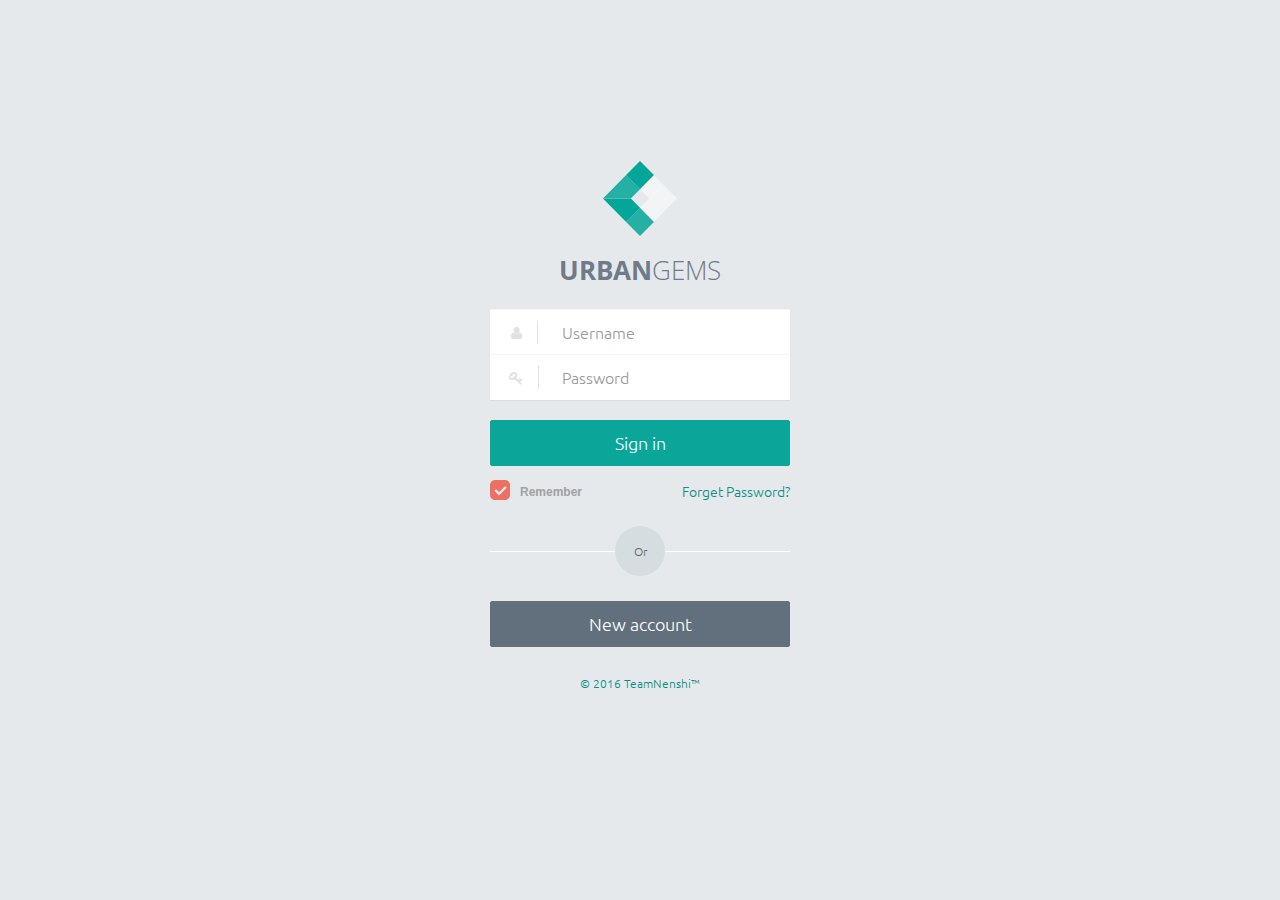
<file: HTML/login.html>
<!DOCTYPE html>
<html lang="en">
<head>
<!-- Meta information -->
<meta charset="utf-8">
<meta name="viewport" content="width=device-width, initial-scale=1, minimum-scale=1, maximum-scale=1">
<!-- Title-->
<title>CAPLET |  Admin HTML Themes</title>
<!-- Favicons -->
<link rel="apple-touch-icon-precomposed" sizes="144x144" href="assets/ico/apple-touch-icon-144-precomposed.png">
<link rel="apple-touch-icon-precomposed" sizes="114x114" href="assets/ico/apple-touch-icon-114-precomposed.png">
<link rel="apple-touch-icon-precomposed" sizes="72x72" href="assets/ico/apple-touch-icon-72-precomposed.png">
<link rel="apple-touch-icon-precomposed" href="assets/ico/apple-touch-icon-57-precomposed.png">
<link rel="shortcut icon" href="assets/ico/favicon.ico">
<!-- CSS Stylesheet-->
<link type="text/css" rel="stylesheet" href="assets/css/bootstrap/bootstrap.min.css" />
<link type="text/css" rel="stylesheet" href="assets/css/bootstrap/bootstrap-themes.css" />
<link type="text/css" rel="stylesheet" href="assets/css/style.css" />

<!-- Styleswitch if  you don't chang theme , you can delete -->
<link type="text/css" rel="alternate stylesheet" media="screen" title="style1" href="assets/css/styleTheme1.css" />
<link type="text/css" rel="alternate stylesheet" media="screen" title="style2" href="assets/css/styleTheme2.css" />
<link type="text/css" rel="alternate stylesheet" media="screen" title="style3" href="assets/css/styleTheme3.css" />
<link type="text/css" rel="alternate stylesheet" media="screen" title="style4" href="assets/css/styleTheme4.css" />

</head>
<body class="full-lg">
<div id="wrapper">

<div id="loading-top">
		<div id="canvas_loading"></div>
		<span>Checking...</span>
</div>

<div id="main">
		<div class="container">
				<div class="row">
						<div class="col-lg-12">
						
								<div class="account-wall">
										<section class="align-lg-center">
										<div class="site-logo"></div>
										<h1 class="login-title"><span>Urban</span>GEMS</h1>
										</section>
										<form id="form-signin" class="form-signin">
												<section>
														<div class="input-group">
																<div class="input-group-addon"><i class="fa fa-user"></i></div>
																<input  type="text" class="form-control" name="username" placeholder="Username">
														</div>
														<div class="input-group">
																<div class="input-group-addon"><i class="fa fa-key"></i></div>
																<input type="password" class="form-control"  name="password" placeholder="Password">
														</div>
														<button class="btn btn-lg btn-theme-inverse btn-block" type="submit" id="sign-in">Sign in</button>
												</section>
												<section class="clearfix">
														<div class="iCheck pull-left"  data-color="red">
														<input type="checkbox" checked>
														<label>Remember</label>
														</div>
														<a href="#" class="pull-right help">Forget Password? </a>
												</section>		
												<span class="or" data-text="Or"></span>
												<button class="btn btn-lg  btn-inverse btn-block" type="button"> New account </button>
										</form>
										<a href="#" class="footer-link">&copy; 2016 TeamNenshi&trade; </a>
								</div>	
								<!-- //account-wall-->
								
						</div>
						<!-- //col-sm-6 col-md-4 col-md-offset-4-->
				</div>
				<!-- //row-->
		</div>
		<!-- //container-->
		
</div>
<!-- //main-->
		
</div>
<!-- //wrapper-->

<!--
////////////////////////////////////////////////////////////////////////
//////////     JAVASCRIPT  LIBRARY     //////////
/////////////////////////////////////////////////////////////////////
-->
		
<!-- Jquery Library -->
<script type="text/javascript" src="assets/js/jquery.min.js"></script>
<script type="text/javascript" src="assets/js/jquery.ui.min.js"></script>
<script type="text/javascript" src="assets/plugins/bootstrap/bootstrap.min.js"></script>
<!-- Modernizr Library For HTML5 And CSS3 -->
<script type="text/javascript" src="assets/js/modernizr/modernizr.js"></script>
<script type="text/javascript" src="assets/plugins/mmenu/jquery.mmenu.js"></script>
<script type="text/javascript" src="assets/js/styleswitch.js"></script>
<!-- Library 10+ Form plugins-->
<script type="text/javascript" src="assets/plugins/form/form.js"></script>
<!-- Datetime plugins -->
<script type="text/javascript" src="assets/plugins/datetime/datetime.js"></script>
<!-- Library Chart-->
<script type="text/javascript" src="assets/plugins/chart/chart.js"></script>
<!-- Library  5+ plugins for bootstrap -->
<script type="text/javascript" src="assets/plugins/pluginsForBS/pluginsForBS.js"></script>
<!-- Library 10+ miscellaneous plugins -->
<script type="text/javascript" src="assets/plugins/miscellaneous/miscellaneous.js"></script>
<!-- Library Themes Customize-->
<script type="text/javascript" src="assets/js/caplet.custom.js"></script>
<script type="text/javascript">
$(function() {
		   //Login animation to center 
			function toCenter(){
					var mainH=$("#main").outerHeight();
					var accountH=$(".account-wall").outerHeight();
					var marginT=(mainH-accountH)/2;
						   if(marginT>30){
							   $(".account-wall").css("margin-top",marginT-15);
							}else{
								$(".account-wall").css("margin-top",30);
							}
				}
				toCenter();
				var toResize;
				$(window).resize(function(e) {
					clearTimeout(toResize);
					toResize = setTimeout(toCenter(), 500);
				});
				
			//Canvas Loading
			  var throbber = new Throbber({  size: 32, padding: 17,  strokewidth: 2.8,  lines: 12, rotationspeed: 0, fps: 15 });
			  throbber.appendTo(document.getElementById('canvas_loading'));
			  throbber.start();
	
	});
</script>
</body>
</html>
</file>
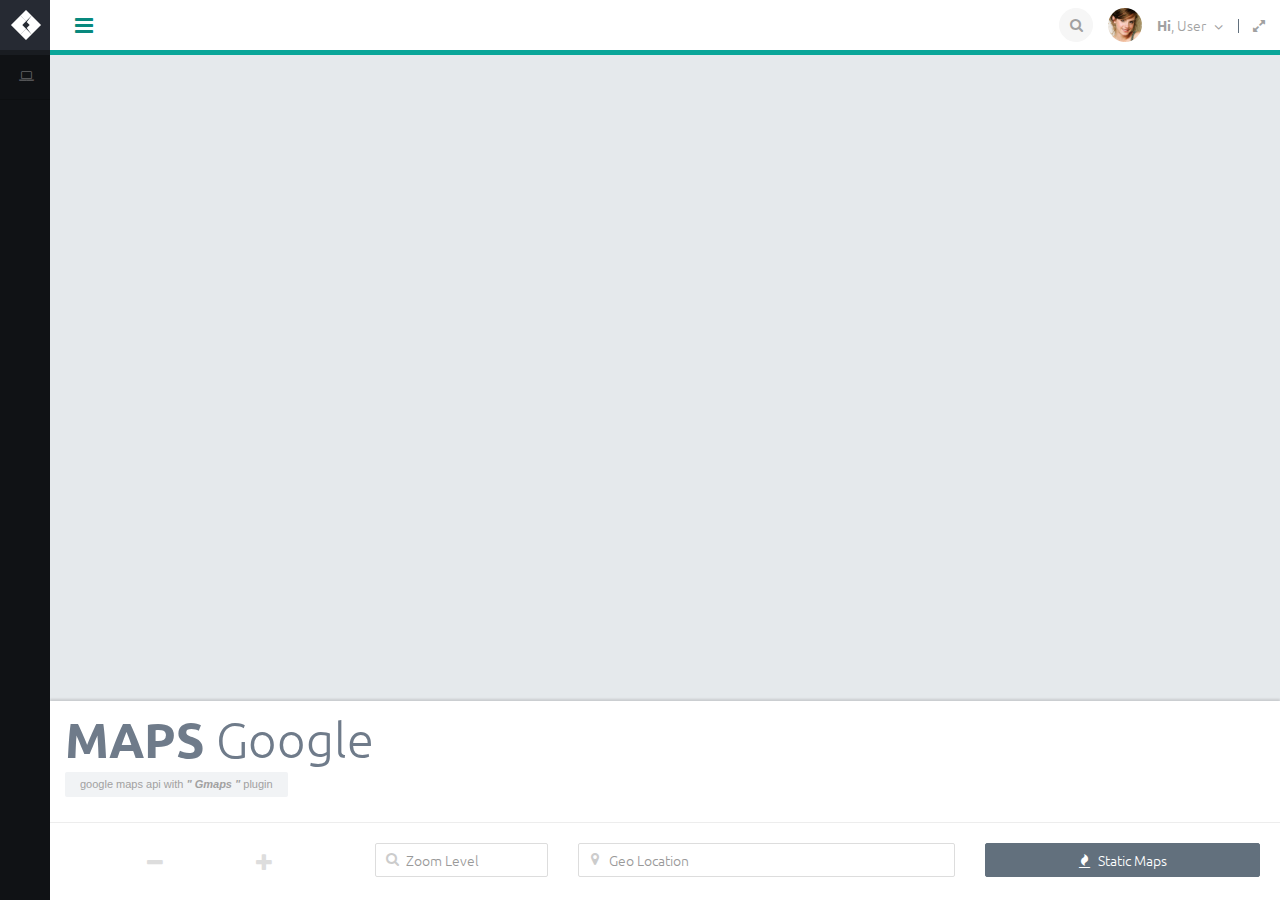
<file: HTML/map - Copy.html>
<!DOCTYPE html>
<html lang="en">
<head>
<!-- Meta information -->
<meta charset="utf-8">
<meta name="viewport" content="width=device-width, initial-scale=1, minimum-scale=1, maximum-scale=1">
<!-- Title-->
<title>CAPLET |  Admin HTML Themes</title>
<!-- Favicons -->
<link rel="apple-touch-icon-precomposed" sizes="144x144" href="assets/ico/apple-touch-icon-144-precomposed.png">
<link rel="apple-touch-icon-precomposed" sizes="114x114" href="assets/ico/apple-touch-icon-114-precomposed.png">
<link rel="apple-touch-icon-precomposed" sizes="72x72" href="assets/ico/apple-touch-icon-72-precomposed.png">
<link rel="apple-touch-icon-precomposed" href="assets/ico/apple-touch-icon-57-precomposed.png">
<link rel="shortcut icon" href="assets/ico/favicon.ico">
<!-- CSS Stylesheet-->
<link type="text/css" rel="stylesheet" href="assets/css/bootstrap/bootstrap.min.css" />
<link type="text/css" rel="stylesheet" href="assets/css/bootstrap/bootstrap-themes.css" />
<link type="text/css" rel="stylesheet" href="assets/css/style.css" />

<!-- Styleswitch if  you don't chang theme , you can delete -->
<link type="text/css" rel="alternate stylesheet" media="screen" title="style1" href="assets/css/styleTheme1.css" />
<link type="text/css" rel="alternate stylesheet" media="screen" title="style2" href="assets/css/styleTheme2.css" />
<link type="text/css" rel="alternate stylesheet" media="screen" title="style3" href="assets/css/styleTheme3.css" />
<link type="text/css" rel="alternate stylesheet" media="screen" title="style4" href="assets/css/styleTheme4.css" />

</head>
<body class="leftMenu nav-collapse in">
<div id="wrapper">
		<!--
		/////////////////////////////////////////////////////////////////////////
		//////////     HEADER  CONTENT     ///////////////
		//////////////////////////////////////////////////////////////////////
		-->
		<div id="header">
		
				<div class="logo-area clearfix">
						<a href="#" class="logo"></a>
				</div>
				<!-- //logo-area-->
				
				<div class="tools-bar">
						<ul class="nav navbar-nav nav-main-xs">
								<li><a href="#" class="icon-toolsbar nav-mini"><i class="fa fa-bars"></i></a></li>
						</ul>
						<ul class="nav navbar-nav navbar-right tooltip-area">
								<li><button class="btn btn-circle btn-header-search" ><i class="fa fa-search"></i></button></li>
								<li><a href="#" class="nav-collapse avatar-header">
												<img alt="" src="assets/img/avatar.png"  class="circle">
										</a>
								</li>
								<li class="dropdown">
										<a href="#" class="dropdown-toggle" data-toggle="dropdown" data-hover="dropdown">
											<em><strong>Hi</strong>, User </em> <i class="dropdown-icon fa fa-angle-down"></i>
										</a>
										<ul class="dropdown-menu pull-right icon-right arrow">
												<li><a href="#"><i class="fa fa-user"></i> Profile</a></li>
												<li class="divider"></li>
												<li><a href="#"><i class="fa fa-sign-out"></i> Signout </a></li>
										</ul>
										<!-- //dropdown-menu-->
								</li>
								<li class="visible-lg">
									<a href="#" class="h-seperate fullscreen" data-toggle="tooltip" title="Full Screen" data-container="body"  data-placement="left">
										<i class="fa fa-expand"></i>
									</a>
								</li>
						</ul>
				</div>
				<!-- //tools-bar-->
				
		</div>
		<!-- //header-->
		
		
		<!--
		/////////////////////////////////////////////////////////////////////////
		//////////     SLIDE LEFT CONTENT     //////////
		//////////////////////////////////////////////////////////////////////
		-->
		<div id="nav">
				<div id="nav-scroll">
						
				</div>
				<!-- //nav-scroller-->
		</div>
		<!-- //nav-->
		
		
		<!--
		/////////////////////////////////////////////////////////////////////////
		//////////     TOP SEARCH CONTENT     ///////
		//////////////////////////////////////////////////////////////////////
		-->
		<div class="widget-top-search">
			<span class="icon"><a href="#" class="close-header-search"><i class="fa fa-times"></i></a></span>
			<form id="top-search">
					<h2><strong>Quick</strong> Search</h2>
					<div class="input-group">
							<input  type="text" name="q" placeholder="Find something..." class="form-control" />
							<span class="input-group-btn">
							<button class="btn" type="button" title="With Sound"><i class="fa fa-search"></i></button>
							</span>
					</div>
			</form>
		</div>
		<!-- //widget-top-search-->
		
		
		
		
		<!--
		/////////////////////////////////////////////////////////////////////////
		//////////     MAIN SHOW CONTENT     //////////
		//////////////////////////////////////////////////////////////////////
		-->
		<div id="main" style="overflow:hidden">
		
				<div id="Gmap"></div>
				
				<div id="mapControl">
										<section class="panel">
												<header class="panel-heading">
														<h2><strong>Maps</strong> Google </h2>
														<label class="color">google maps api with <em><strong>" Gmaps "</strong></em> plugin</label>
												</header>
												<div class="panel-tools panel-tools-mini color" align="right" data-toolscolor="theme-inverse">
														<ul>
																<li><a href="javascript:void(0)" class="btn map-control-min"><i class="fa fa-chevron-down"></i></a></li>
																<li><a href="javascript:void(0)" class="btn btn-close"><i class="fa fa-times"></i></a></li>
														</ul>
												</div>
												<div class="panel-body">
														<div class="row">
																<div class="col-md-3">
																		<div class="cp-slider-wrapper" data-max="21"  data-value="13">
																				<nav>
																						<a href="#" class="cp-prev"><i class="fa fa-minus "></i></a>
																						<a href="#" class="cp-next"><i class="fa fa-plus"></i></a>
																				</nav>
																		</div>
																</div>
																<!-- //content > row > col-md-3 -->	
																<div class="col-md-2">
																		<div class="input-icon"> <i class="fa fa-search ico"></i>
																				<input type="text" class="form-control" id="zoom" name="zoom" placeholder="Zoom Level">
																		</div>
																</div>
																<!-- //content > row > col-md-2 -->
																<div class="col-md-4">
																		<div class="input-icon"> <i class="fa fa-map-marker ico"></i>
																				<input type="text" class="form-control" id="latLng" name="latLng" placeholder="Geo Location">
																		</div>
																</div>
																<!-- //content > row > col-md-4 -->
																<div class="col-md-3">
																		<a class="btn btn-inverse btn-block staticMap"><i class="fa fa-fire"></i> &nbsp;Static Maps</a>
																</div>
																<!-- //content > row > col-md-3 -->
														</div>
														<!-- //content > row-->
												</div>
										</section>
				</div>	
				<!-- //mapControl-->
		</div>
		<!-- //main-->
		
		
		<!--
		///////////////////////////////////////////////////////////////////
		//////////     MODAL MAP STATIC     ////////
		///////////////////////////////////////////////////////////////
		-->
		<div id="md-mapStatic" class="modal fade md-slideRight" tabindex="-1"  data-width="500" data-header-color="theme-inverse">
				<div class="modal-header">
						<button type="button" class="close" data-dismiss="modal" aria-hidden="true"><i class="fa fa-times"></i></button>
						<h4 class="modal-title"><i class="fa fa-fire"></i> &nbsp;Static maps</h4>
				</div>
				<!-- //modal-header-->
				<div class="modal-body" style="padding:0">
					<div id="mapStatic"><img  alt="" width="100%"></div>
					<div id="mapDetail">
							<blockquote>
								<p></p><small></small>
							</blockquote>
							<hr>
							<div class="align-lg-right">
							<a href="javascript:void(0)" class="btn btn-theme "><i class="fa fa-cloud-download"></i> Dowload</a>
							<a href="javascript:void(0)" class="btn btn-inverse "><i class="fa fa-envelope-o"></i> Send mail </a>
							</div>
					</div>
				</div>
				<!-- //modal-body-->
		</div>
		<!-- //modal-->		
		<!--
		///////////////////////////////////////////////////////////////////
		//////////     MODAL MESSAGES     //////////
		///////////////////////////////////////////////////////////////
		-->
		<div id="md-messages" class="modal fade md-slideUp bg-theme-inverse" tabindex="-1" data-width="450">
				<div class="modal-header bd-theme-inverse-darken">
						<button type="button" class="close" data-dismiss="modal" aria-hidden="true"><i class="fa fa-times"></i></button>
						<h4 class="modal-title"><i class="fa fa-inbox"></i> Inbox messages</h4>
				</div>
				<!-- //modal-header-->
				<div class="modal-body" style="padding:0">
						<div class="widget-im">
								<ul>
										<li>
												<section  class="thumbnail-in">
														<div class="widget-im-tools tooltip-area pull-right">
																<span>
																		<i class="fa fa-paperclip"></i>
																</span>
																<span>
																		<i class="fa fa-reply-all"></i>
																</span>
																<span>
																		<a href="javascript:void(0)" class="im-delete" data-toggle="tooltip" title="Delete"><i class="fa fa-trash-o"></i></a>
																</span>
																<span>
																		<time datetime="2013-11-16">1 : 52 am</time>
																</span>
														</div>
														<h4><a href="javascript:void(0)">Edlado Holder</a>
														</h4>
														<div class="im-thumbnail"><img alt="" src="assets/img/avatar2.png" /></div>
														<label></label>
														<div class="pre-text"> Lorem ipsum dolor sit amet, consectetur adipisicing elit, sed do eiusmod tempor incididunt ut labore et dolore magna aliqua. </div>
												</section>
												<div class="im-confirm-group">
														<div class=" btn-group btn-group-justified">
																<a class="btn btn-inverse im-confirm" href="javascript:void(0)" data-confirm="yes">YES.</a>
																<a class="btn btn-theme im-confirm" href="javascript:void(0)" data-confirm="no">NO.</a>
														</div>
												</div>
										</li>
										<li>
												<section  class="thumbnail-in">
														<div class="widget-im-tools tooltip-area pull-right">
																<span>
																		<i class="fa fa-paperclip"></i>
																</span>
																<span>
																		<a href="javascript:void(0)" class="im-delete" data-toggle="tooltip" title="Delete"><i class="fa fa-trash-o"></i></a>
																</span>
																<span>
																		<time datetime="2013-11-16">12 : 00 pm</time>
																</span>
														</div>
														<h4><a href="javascript:void(0)">Laine Franchi</a>
														</h4>
														<div class="im-thumbnail"><i class="glyphicon glyphicon-user"></i></div>
														<div class="pre-text"> Lorem ipsum dolor sit amet, consectetur adipisicing elit, sed do eiusmod tempor incididunt ut labore et dolore magna aliqua. </div>
												</section>
												<div class="im-confirm-group">
														<div class=" btn-group btn-group-justified">
																<a class="btn btn-inverse im-confirm" href="javascript:void(0)" data-confirm="yes">YES.</a>
																<a class="btn btn-theme im-confirm" href="javascript:void(0)" data-confirm="no">NO.</a>
														</div>
												</div>
										</li>
										<li>
												<section class="thumbnail-in">
														<div class="widget-im-tools tooltip-area pull-right">
																<span>
																		<a href="javascript:void(0)" class="im-delete" data-toggle="tooltip" title="Delete"><i class="fa fa-trash-o"></i></a>
																</span>
																<span>
																		<time datetime="2013-11-16">4 : 45 pm</time>
																</span>
														</div>
														<h4><a href="javascript:void(0)">Cinda Collar</a>
														</h4>
														<div class="im-thumbnail"><img alt="" src="assets/img/avatar.png" /></div>
														<label data-color="theme"></label>
														<div class="pre-text"> Lorem ipsum dolor sit amet, consectetur adipisicing elit, sed do eiusmod tempor incididunt ut labore et dolore magna aliqua. </div>
												</section>
												<div class="im-confirm-group">
														<div class=" btn-group btn-group-justified">
																<a class="btn btn-inverse im-confirm" href="javascript:void(0)" data-confirm="yes">YES.</a>
																<a class="btn btn-theme im-confirm" href="javascript:void(0)" data-confirm="no">NO.</a>
														</div>
												</div>
										</li>
								</ul>
								<button class="btn btn-inverse btn-block btn-lg" title="See More"><i class="fa fa-plus"></i></button>
						</div>
						<!-- //widget-im-->
				</div>
				<!-- //modal-body-->
		</div>
		<!-- //modal-->
		
				<!--
		/////////////////////////////////////////////////////////////////////
		//////////     MODAL FULL WIDTH    //////////
		//////////////////////////////////////////////////////////////////
		-->
		<div id="md-normal" class="modal fade md-stickTop container" tabindex="-1">
				<div class="modal-header">
						<button type="button" class="close" data-dismiss="modal" aria-hidden="true"><i class="fa fa-times"></i></button>
						<h4 class="modal-title">New Location Detected</h4>
				</div>
				<!-- //modal-header-->
				<div class="modal-body" style="text-align:center">
									<h1><strong>SELFIE!</strong></h1>
									<br>
					
					<div class="row">
					<span class="col-md-5 col-xs-4"></span>
					<span class="col-md-2 col-xs-4">
					<button type="button" class="btn btn-theme-inverse btn-block" style="min-height:100px"><i class="fa fa-camera fa-4x"></i></button>
					</span>
					<span class="col-md-5 col-xs-4"></span>
					</div>
				</div>
				<!-- //modal-body-->
		</div>
		<!-- //modal-->

		
		<!--
		//////////////////////////////////////////////////////////////////////////
		//////////     MODAL NOTIFICATION     //////////
		//////////////////////////////////////////////////////////////////////
		-->
		<div id="md-notification" class="modal fade md-stickTop bg-danger" tabindex="-1" data-width="500">
				<div class="modal-header bd-danger-darken">
						<button type="button" class="close" data-dismiss="modal" aria-hidden="true"><i class="fa fa-times"></i></button>
						<h4 class="modal-title"><i class="fa fa-bell-o"></i> Notification</h4>
				</div>
				<!-- //modal-header-->
				<div class="modal-body" style="padding:0">
						<div class="widget-im notification">
								<ul>
										<li>
												<section class="thumbnail-in">
														<div class="widget-im-tools tooltip-area pull-right">
																<span>
																		<time class="timeago lasted" datetime="2014">when you opened the page</time>
																</span>
																<span>
																		<a href="javascript:void(0)" class="im-action" data-toggle="tooltip" data-placement="left" title="Action"><i class="fa fa-keyboard-o"></i></a>
																</span>
														</div>
														<h4>Your request approved</h4>
														<div class="im-thumbnail bg-theme-inverse"><i class="fa fa-check"></i></div>
														<div class="pre-text">One Button (click to remove this)</div>
												</section>
												<div class="im-confirm-group">
														<div class=" btn-group btn-group-justified">
																<a class="btn btn-inverse im-confirm" href="javascript:void(0)" data-confirm="accept">Accept.</a>
														</div>
												</div>
										</li>
										<li>
												<section class="thumbnail-in">
														<div class="widget-im-tools tooltip-area pull-right">
																<span>
																		<time class="timeago" datetime="2013-11-17T14:24:17Z">timeago</time>
																</span>
																<span>
																		<a href="javascript:void(0)" class="im-action" data-toggle="tooltip" data-placement="left" title="Action"><i class="fa fa-keyboard-o"></i></a>
																</span>
														</div>
														<h4>Dashboard new design!! you want to see now ? </h4>
														<div class="im-thumbnail bg-theme"><i class="fa fa-bell-o"></i></div>
														<div class="pre-text">Two Button (with link and click to close this) Lorem ipsum dolor sit amet, consectetur adipisicing elit, </div>
												</section>
												<div class="im-confirm-group">
														<div class=" btn-group btn-group-justified">
																<a class="btn btn-inverse" href="dashboard.html">Go Now.</a>
																<a class="btn btn-theme im-confirm" href="javascript:void(0)" data-confirm="no">Later.</a>
														</div>
												</div>
										</li>
										<li>
												<section class="thumbnail-in">
														<div class="widget-im-tools tooltip-area pull-right">
																<span>
																		<time class="timeago" datetime="2013-11-17T01:24:17Z">timeago</time>
																</span>
																<span>
																		<a href="javascript:void(0)" class="im-action" data-toggle="tooltip" data-placement="left" title="Action"><i class="fa fa-keyboard-o"></i></a>
																</span>
														</div>
														<h4>Error 404 <small>( File not  found )</small></h4>
														<div class="im-thumbnail bg-warning"><i class="fa fa-exclamation-triangle"></i></div>
														<div class="pre-text">Two Button (click to  action and remove) </div>
												</section>
												<div class="im-confirm-group">
														<div class=" btn-group btn-group-justified">
																<a class="btn btn-inverse im-confirm" href="javascript:void(0)" data-confirm="accept">Accept.</a>
																<a class="btn btn-theme im-confirm" href="javascript:void(0)" data-confirm="actionNow">Fixed now.</a>
														</div>
												</div>
										</li>
										<li>
												<section class="thumbnail-in">
														<div class="widget-im-tools tooltip-area pull-right">
																<span>
																		<time class="timeago" datetime="2013-09-17T09:24:17Z">timeago</time>
																</span>
																<span>
																		<a href="javascript:void(0)" class="im-action" data-toggle="tooltip" data-placement="left" title="Action"><i class="fa fa-keyboard-o"></i></a>
																</span>
														</div>
														<h4>Upgrade Premium ?</h4>
														<div class="im-thumbnail bg-inverse">
																<i class="fa fa-cogs"></i></div>
														<div class="pre-text"> Three button (test action) </div>
												</section>
												<div class="im-confirm-group">
														<div class=" btn-group btn-group-justified">
																<a class="btn btn-inverse im-confirm" href="javascript:void(0)" data-confirm="actionNow">Now.</a>
																<a class="btn btn-theme im-confirm" href="javascript:void(0)" data-confirm="no">Later.</a>
																<a class="btn btn-danger im-confirm" href="javascript:void(0)" data-confirm="yes">Delete.</a>
														</div>
												</div>
										</li>
								</ul>
						</div>
						<!-- //widget-im-->
				</div>
				<!-- //modal-body-->
		</div>
		<!-- //modal-->
		
		
		
		<!--
		//////////////////////////////////////////////////////////////
		//////////     LEFT NAV MENU     //////////
		///////////////////////////////////////////////////////////
		-->
		<nav id="menu" data-search="close">
				<ul>
						<li ><span><a href="#" data-toggle="modal" data-target="#md-normal"><i class="icon  fa fa-laptop"></i> Dashboard</a></span>
						</li>
				</ul>
		</nav>
		<!-- //nav left menu-->
		
		
</div>
<!-- //wrapper-->


<!--
////////////////////////////////////////////////////////////////////////
//////////     JAVASCRIPT  LIBRARY     //////////
/////////////////////////////////////////////////////////////////////
-->
		
<!-- Jquery Library -->
<script type="text/javascript" src="assets/js/jquery.min.js"></script>
<script type="text/javascript" src="assets/js/jquery.ui.min.js"></script>
<script type="text/javascript" src="assets/plugins/bootstrap/bootstrap.min.js"></script>
<!-- Modernizr Library For HTML5 And CSS3 -->
<script type="text/javascript" src="assets/js/modernizr/modernizr.js"></script>
<script type="text/javascript" src="assets/plugins/mmenu/jquery.mmenu.js"></script>
<script type="text/javascript" src="assets/js/styleswitch.js"></script>
<!-- Library 10+ Form plugins-->
<script type="text/javascript" src="assets/plugins/form/form.js"></script>
<!-- Datetime plugins -->
<script type="text/javascript" src="assets/plugins/datetime/datetime.js"></script>
<!-- Library Chart-->
<script type="text/javascript" src="assets/plugins/chart/chart.js"></script>
<!-- Library  5+ plugins for bootstrap -->
<script type="text/javascript" src="assets/plugins/pluginsForBS/pluginsForBS.js"></script>
<!-- Library 10+ miscellaneous plugins -->
<script type="text/javascript" src="assets/plugins/miscellaneous/miscellaneous.js"></script>
<!-- Library Themes Customize-->
<script type="text/javascript" src="assets/js/caplet.custom.js"></script>

<script type="text/javascript" src="http://maps.google.com/maps/api/js?sensor=false"></script>
<script type="text/javascript" src="http://google-maps-utility-library-v3.googlecode.com/svn/trunk/infobox/src/infobox.js"></script>
<script type="text/javascript" src="assets/plugins/gmaps/gmaps.js"></script>

<script type="text/javascript">
    var map;
    $(document).ready(function(){
      map = new GMaps({
		el: '#Gmap',
		lat: 42.3748908,
		lng: -71.116037,
		zoom:13,
		panControl: false,
		scrollwheel: false,
		zoomControl: false,
		mapTypeControl:false,
		zoom_changed: function(e) {
			$("#zoom").val(e.zoom);
		}
      });
	  setTimeout( function(){
		  map.addMarker({
				  lat: 42.3748908,
				  lng: -71.116037,
				  animation: google.maps.Animation.DROP,
				  draggable:true,
				icon: image,
				dragend: function(e) {
						getAddress(e.latLng.lat(),e.latLng.lng());
				},
				click: function(e) {
					console.log(e.position)
					getAddress(e.position.lat(),e.position.lng());
			 }
		  });
		  getAddress(42.3748908, -71.116037);
	  },2000);
		
	//var siteURL=window.location.protocol + "//" + window.location.host + "/";
	var imgURL="http://zicedemo.com/themes/caplet/assets/img/maker.png";
	var image = new google.maps.MarkerImage(imgURL,  new google.maps.Size(25,38), new google.maps.Point(0,0), new google.maps.Point(13,38) );
	map.setContextMenu({
	  control: 'map',
	  options: [{
		    title: '<i class="fa fa-map-marker"></i> &nbsp; New Maker Here',
		    name: 'add_marker',
		    action: function(e) {
				this.addMarker({
						lat: e.latLng.lat(),
						lng: e.latLng.lng(),
						animation: google.maps.Animation.DROP,
						draggable: true,
						icon: image,
						dragend: function(e) {
								getAddress(e.latLng.lat(),e.latLng.lng());
						},
						click: function(e) {
							console.log(e.position)
							getAddress(e.position.lat(),e.position.lng());
					 }
				});
				getAddress(e.latLng.lat(),e.latLng.lng());
				
		    }
	  }]
	});
		
	 $(".getLocate").click(function(e){
			 GMaps.geolocate({
			   success: function(position){
				map.setCenter(position.coords.latitude, position.coords.longitude);
				map.addMarker({
					lat: position.coords.latitude,
					lng: position.coords.longitude,
					animation: google.maps.Animation.DROP,
					draggable: true,
					icon: image,
					dragend: function(e) {
						getAddress(e.latLng.lat(),e.latLng.lng());
 					 },
					 click: function(e) {
						getAddress(e.position.lat(),e.position.lng());
					 }
				});
				getAddress(position.coords.latitude,position.coords.longitude);
			   },
			   error: function(error){  alert('Geolocation failed: '+error.message);   },
			   not_supported: function(){ alert("Your browser does not support geolocation"); }
			 });				  				  
	});

	 function getAddress(latitude,longitude){
				GMaps.geocode({
					address: latitude+","+longitude,
					callback: function(results, status){
						  if(status=='OK'){
							  var latlng = results[0].geometry.location;
							$("#addressPoint").val(results[0].formatted_address);
							$("#mapDetail p").html(results[0].formatted_address);
							$("#latLng").val(latlng.lat()+" , "+latlng.lng());
							$("#mapDetail small").html(latlng.lat()+" , "+latlng.lng());
						  }
					}
				});
	}
	
	 $(".staticMap").click(function(e){
			if($("#latLng").val()){
					var latlng=$("#latLng").val().split(",");
					staticMap(latlng[0],latlng[1]);
			}else{
					$.notific8('Please select  Geo Location !! ',{ theme:"danger" ,heading:" ERROR :); "});
			}
	});

	function staticMap(latitude,longitude){
			url = GMaps.staticMapURL({
			  size: [ parseInt($("#mapWidth").val()), parseInt($("#mapHeigth").val()) ],
			  lat: latitude,
			  lng: longitude,
			  maptype: $("#mapType").val(),
			  zoom:parseInt($("#zoom").val()),
			  markers: [ {lat: latitude, lng: longitude,icon: imgURL} ]
			});
			$('#mapStatic img').attr('src', url);
			loading(1600);
			setTimeout(function () { $("#md-mapStatic").modal("show") }, 1500);
	}

	function loading(time){
		var overlay=$('<div class="load-overlay"><div><div class="c1"></div><div class="c2"></div><div class="c3"></div><div class="c4"></div></div><span>Loading...</span></div>');
		$("body").append(overlay);
		overlay.css('opacity',1).fadeIn("slow");
		if(time){
			setTimeout(function () {  
				$("body").find(overlay).fadeOut("slow",function(){ $(this).remove() });
			}, time);
		}
	}

	function unloading(){
		$("body").find(".load-overlay").fadeOut("slow",function(){ $(this).remove() });
	}

      $('#geocoding_form').submit(function(e){
        e.preventDefault();
        GMaps.geocode({
          address: $('#addressPoint').val().trim(),
          callback: function(results, status){
            if(status=='OK'){
              var latlng = results[0].geometry.location;
              map.setCenter(latlng.lat(), latlng.lng());
				map.addMarker({
					lat: latlng.lat(),
					lng: latlng.lng(),
					animation: google.maps.Animation.DROP,
					draggable: true,
					icon: image,
					dragend: function(e) {
						getAddress(e.latLng.lat(),e.latLng.lng());
 					 },
					 click: function(e) {
						getAddress(e.position.lat(),e.position.lng());
					 }
				});
				getAddress(latlng.lat(),latlng.lng());
            }
          }
        });
      });
	 
	$(".cp-slider-wrapper").each(function(i) {
		var slider=$(this), update=slider.find("input[type='hidden']"), data=slider.data();
		slider.modernSlider({
			total: data.max || 100,
			value:data.value,
			width: data.width || "100%",
			range: data.range,
			sliderOpened: data.opened,
			onChange: function(value) {
				map.setZoom(value);
			}
		});
		var sliderChange=slider.find("a.ui-slider-handle");
		sliderChange.css({ "background-color":$.fillColor(slider) });			
	});
	
	$("#mapType").change(function() {
		map.setStyle($(this).val());
	});
	

    });
  </script>

</body>
</html>
</file>
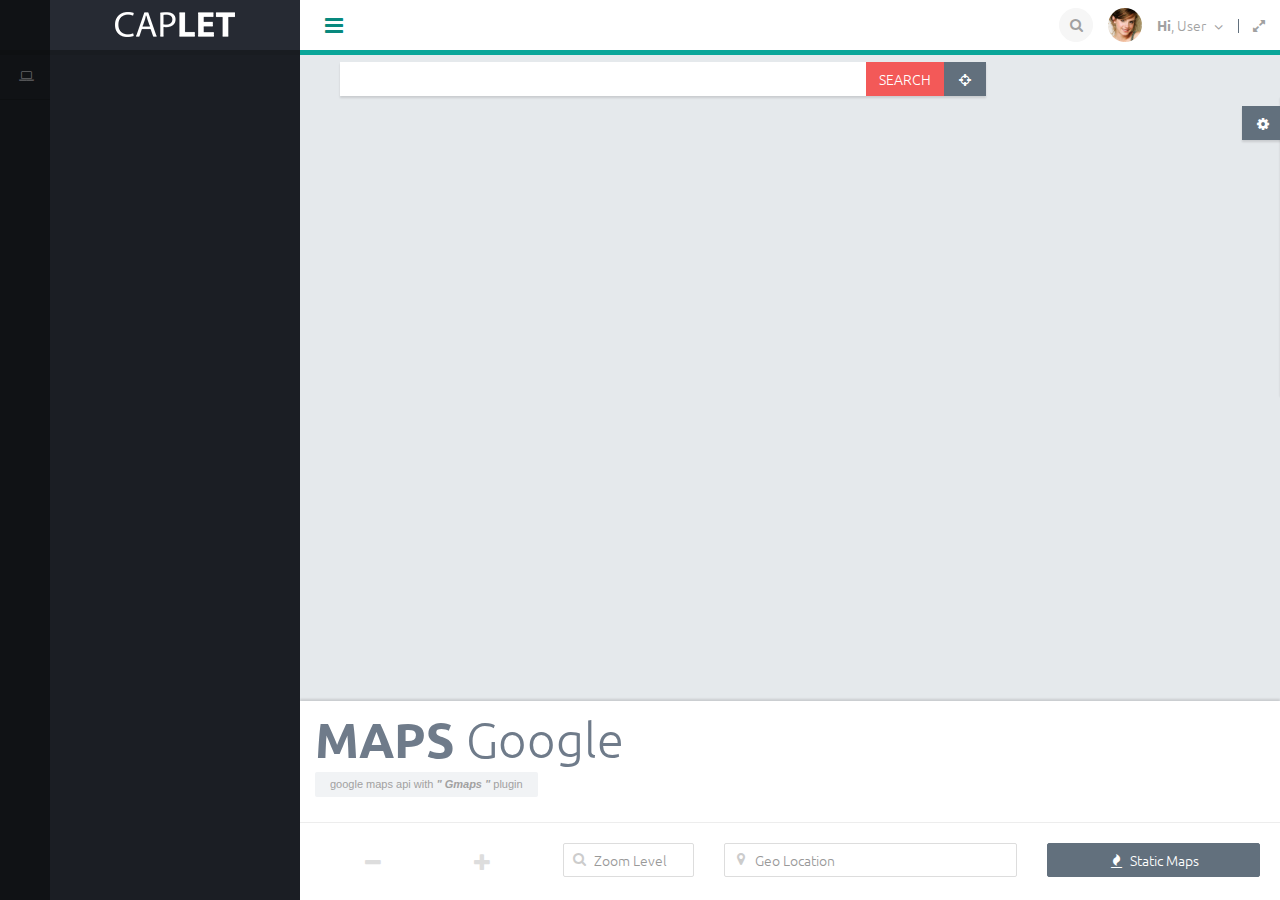
<file: HTML/map.html>
<!DOCTYPE html>
<html lang="en">
<head>
<!-- Meta information -->
<meta charset="utf-8">
<meta name="viewport" content="width=device-width, initial-scale=1, minimum-scale=1, maximum-scale=1">
<!-- Title-->
<title>CAPLET |  Admin HTML Themes</title>
<!-- Favicons -->
<link rel="apple-touch-icon-precomposed" sizes="144x144" href="assets/ico/apple-touch-icon-144-precomposed.png">
<link rel="apple-touch-icon-precomposed" sizes="114x114" href="assets/ico/apple-touch-icon-114-precomposed.png">
<link rel="apple-touch-icon-precomposed" sizes="72x72" href="assets/ico/apple-touch-icon-72-precomposed.png">
<link rel="apple-touch-icon-precomposed" href="assets/ico/apple-touch-icon-57-precomposed.png">
<link rel="shortcut icon" href="assets/ico/favicon.ico">
<!-- CSS Stylesheet-->
<link type="text/css" rel="stylesheet" href="assets/css/bootstrap/bootstrap.min.css" />
<link type="text/css" rel="stylesheet" href="assets/css/bootstrap/bootstrap-themes.css" />
<link type="text/css" rel="stylesheet" href="assets/css/style.css" />

<!-- Styleswitch if  you don't chang theme , you can delete -->
<link type="text/css" rel="alternate stylesheet" media="screen" title="style1" href="assets/css/styleTheme1.css" />
<link type="text/css" rel="alternate stylesheet" media="screen" title="style2" href="assets/css/styleTheme2.css" />
<link type="text/css" rel="alternate stylesheet" media="screen" title="style3" href="assets/css/styleTheme3.css" />
<link type="text/css" rel="alternate stylesheet" media="screen" title="style4" href="assets/css/styleTheme4.css" />

</head>
<body>
<div id="wrapper">
		<!--
		/////////////////////////////////////////////////////////////////////////
		//////////     HEADER  CONTENT     ///////////////
		//////////////////////////////////////////////////////////////////////
		-->
		<div id="header">
		
				<div class="logo-area clearfix">
						<a href="#" class="logo"></a>
				</div>
				<!-- //logo-area-->
				
				<div class="tools-bar">
						<ul class="nav navbar-nav nav-main-xs">
								<li><a href="#menu" class="icon-toolsbar"><i class="fa fa-bars"></i></a></li>
						</ul>
						<ul class="nav navbar-nav navbar-right tooltip-area">
								<li><button class="btn btn-circle btn-header-search" ><i class="fa fa-search"></i></button></li>
								<li><a href="#" class="nav-collapse avatar-header">
												<img alt="" src="assets/img/avatar.png"  class="circle">
										</a>
								</li>
								<li class="dropdown">
										<a href="#" class="dropdown-toggle" data-toggle="dropdown" data-hover="dropdown">
											<em><strong>Hi</strong>, User </em> <i class="dropdown-icon fa fa-angle-down"></i>
										</a>
										<ul class="dropdown-menu pull-right icon-right arrow">
												<li><a href="#"><i class="fa fa-user"></i> Profile</a></li>
												<li class="divider"></li>
												<li><a href="#"><i class="fa fa-sign-out"></i> Signout </a></li>
										</ul>
										<!-- //dropdown-menu-->
								</li>
								<li class="visible-lg">
									<a href="#" class="h-seperate fullscreen" data-toggle="tooltip" title="Full Screen" data-container="body"  data-placement="left">
										<i class="fa fa-expand"></i>
									</a>
								</li>
						</ul>
				</div>
				<!-- //tools-bar-->
				
		</div>
		<!-- //header-->
		
		
		<!--
		/////////////////////////////////////////////////////////////////////////
		//////////     SLIDE LEFT CONTENT     //////////
		//////////////////////////////////////////////////////////////////////
		-->
		<div id="nav">
				<div id="nav-scroll">
						
				</div>
				<!-- //nav-scroller-->
		</div>
		<!-- //nav-->
		
		
		<!--
		/////////////////////////////////////////////////////////////////////////
		//////////     TOP SEARCH CONTENT     ///////
		//////////////////////////////////////////////////////////////////////
		-->
		<div class="widget-top-search">
			<span class="icon"><a href="#" class="close-header-search"><i class="fa fa-times"></i></a></span>
			<form id="top-search">
					<h2><strong>Quick</strong> Search</h2>
					<div class="input-group">
							<input  type="text" name="q" placeholder="Find something..." class="form-control" />
							<span class="input-group-btn">
							<button class="btn" type="button" title="With Sound"><i class="fa fa-search"></i></button>
							</span>
					</div>
			</form>
		</div>
		<!-- //widget-top-search-->
		
		
		
		
		<!--
		/////////////////////////////////////////////////////////////////////////
		//////////     MAIN SHOW CONTENT     //////////
		//////////////////////////////////////////////////////////////////////
		-->
		<div id="main" style="overflow:hidden">
		
				<div id="Gmap"></div>
				<div id="mapSearch">
						<form id="geocoding_form">
								<div class="input-group"> 
										<input type="text" class="form-control" id="addressPoint" name="addressPoint">
										<span class="input-group-btn">
												<button class="btn btn-theme" type="submit">SEARCH</button>
										</span>	
										<span class="input-group-btn">
												<button class="btn btn-inverse getLocate" type="button" title="Get current location"><i class="fa fa-crosshairs"></i></button>
										</span>	
								</div>
						</form>
				</div>
				<div id="mapSetting">
						<button class="btn btn-inverse mapTools" type="button"><i class="fa fa-gear"></i> </button>
						<section class="panel">
								<header class="panel-heading xs">
										<h2><strong>Maps</strong> Setting </h2>
								</header>
								<div class="panel-body">
										<div class="form-group">
												<label>Width</label>
												<div class="input-group">
														<input type="text" class="form-control input-sm" id="mapWidth" placeholder="Maps Width" value="600">
														<span class="input-group-addon">px</span>
												</div>
										</div>
										<div class="form-group">
												<label>Heigth</label>
												<div class="input-group">
														<input type="text" class="form-control input-sm" id="mapHeigth" placeholder="Maps Heigth" value="300">
														<span class="input-group-addon">px</span>
												</div>
												
										</div>
										<div class="form-group">
												<label>Maps Type</label>
												<select class="form-control input-sm selectpicker show-tick" id="mapType" data-style="btn-theme-inverse">
														<option value="roadmap" selected="selected">Roadmap</option>
														<option value="terrain">Terrain</option>
														<option value="satellite">Satellite</option>
														<option value="hybrid">Hybrid</option>
												</select>
										</div>
								</div>
						</section>
				</div>
				<div id="mapControl">
										<section class="panel">
												<header class="panel-heading">
														<h2><strong>Maps</strong> Google </h2>
														<label class="color">google maps api with <em><strong>" Gmaps "</strong></em> plugin</label>
												</header>
												<div class="panel-tools panel-tools-mini color" align="right" data-toolscolor="theme-inverse">
														<ul>
																<li><a href="javascript:void(0)" class="btn map-control-min"><i class="fa fa-chevron-down"></i></a></li>
																<li><a href="javascript:void(0)" class="btn btn-close"><i class="fa fa-times"></i></a></li>
														</ul>
												</div>
												<div class="panel-body">
														<div class="row">
																<div class="col-md-3">
																		<div class="cp-slider-wrapper" data-max="21"  data-value="13">
																				<nav>
																						<a href="#" class="cp-prev"><i class="fa fa-minus "></i></a>
																						<a href="#" class="cp-next"><i class="fa fa-plus"></i></a>
																				</nav>
																		</div>
																</div>
																<!-- //content > row > col-md-3 -->	
																<div class="col-md-2">
																		<div class="input-icon"> <i class="fa fa-search ico"></i>
																				<input type="text" class="form-control" id="zoom" name="zoom" placeholder="Zoom Level">
																		</div>
																</div>
																<!-- //content > row > col-md-2 -->
																<div class="col-md-4">
																		<div class="input-icon"> <i class="fa fa-map-marker ico"></i>
																				<input type="text" class="form-control" id="latLng" name="latLng" placeholder="Geo Location">
																		</div>
																</div>
																<!-- //content > row > col-md-4 -->
																<div class="col-md-3">
																		<a class="btn btn-inverse btn-block staticMap"><i class="fa fa-fire"></i> &nbsp;Static Maps</a>
																</div>
																<!-- //content > row > col-md-3 -->
														</div>
														<!-- //content > row-->
												</div>
										</section>
				</div>	
				<!-- //mapControl-->
		</div>
		<!-- //main-->
		
		
		<!--
		///////////////////////////////////////////////////////////////////
		//////////     MODAL MAP STATIC     ////////
		///////////////////////////////////////////////////////////////
		-->
		<div id="md-mapStatic" class="modal fade md-slideRight" tabindex="-1"  data-width="500" data-header-color="theme-inverse">
				<div class="modal-header">
						<button type="button" class="close" data-dismiss="modal" aria-hidden="true"><i class="fa fa-times"></i></button>
						<h4 class="modal-title"><i class="fa fa-fire"></i> &nbsp;Static maps</h4>
				</div>
				<!-- //modal-header-->
				<div class="modal-body" style="padding:0">
					<div id="mapStatic"><img  alt="" width="100%"></div>
					<div id="mapDetail">
							<blockquote>
								<p></p><small></small>
							</blockquote>
							<hr>
							<div class="align-lg-right">
							<a href="javascript:void(0)" class="btn btn-theme "><i class="fa fa-cloud-download"></i> Dowload</a>
							<a href="javascript:void(0)" class="btn btn-inverse "><i class="fa fa-envelope-o"></i> Send mail </a>
							</div>
					</div>
				</div>
				<!-- //modal-body-->
		</div>
		<!-- //modal-->		
		<!--
		///////////////////////////////////////////////////////////////////
		//////////     MODAL MESSAGES     //////////
		///////////////////////////////////////////////////////////////
		-->
		<div id="md-messages" class="modal fade md-slideUp bg-theme-inverse" tabindex="-1" data-width="450">
				<div class="modal-header bd-theme-inverse-darken">
						<button type="button" class="close" data-dismiss="modal" aria-hidden="true"><i class="fa fa-times"></i></button>
						<h4 class="modal-title"><i class="fa fa-inbox"></i> Inbox messages</h4>
				</div>
				<!-- //modal-header-->
				<div class="modal-body" style="padding:0">
						<div class="widget-im">
								<ul>
										<li>
												<section  class="thumbnail-in">
														<div class="widget-im-tools tooltip-area pull-right">
																<span>
																		<i class="fa fa-paperclip"></i>
																</span>
																<span>
																		<i class="fa fa-reply-all"></i>
																</span>
																<span>
																		<a href="javascript:void(0)" class="im-delete" data-toggle="tooltip" title="Delete"><i class="fa fa-trash-o"></i></a>
																</span>
																<span>
																		<time datetime="2013-11-16">1 : 52 am</time>
																</span>
														</div>
														<h4><a href="javascript:void(0)">Edlado Holder</a>
														</h4>
														<div class="im-thumbnail"><img alt="" src="assets/img/avatar2.png" /></div>
														<label></label>
														<div class="pre-text"> Lorem ipsum dolor sit amet, consectetur adipisicing elit, sed do eiusmod tempor incididunt ut labore et dolore magna aliqua. </div>
												</section>
												<div class="im-confirm-group">
														<div class=" btn-group btn-group-justified">
																<a class="btn btn-inverse im-confirm" href="javascript:void(0)" data-confirm="yes">YES.</a>
																<a class="btn btn-theme im-confirm" href="javascript:void(0)" data-confirm="no">NO.</a>
														</div>
												</div>
										</li>
										<li>
												<section  class="thumbnail-in">
														<div class="widget-im-tools tooltip-area pull-right">
																<span>
																		<i class="fa fa-paperclip"></i>
																</span>
																<span>
																		<a href="javascript:void(0)" class="im-delete" data-toggle="tooltip" title="Delete"><i class="fa fa-trash-o"></i></a>
																</span>
																<span>
																		<time datetime="2013-11-16">12 : 00 pm</time>
																</span>
														</div>
														<h4><a href="javascript:void(0)">Laine Franchi</a>
														</h4>
														<div class="im-thumbnail"><i class="glyphicon glyphicon-user"></i></div>
														<div class="pre-text"> Lorem ipsum dolor sit amet, consectetur adipisicing elit, sed do eiusmod tempor incididunt ut labore et dolore magna aliqua. </div>
												</section>
												<div class="im-confirm-group">
														<div class=" btn-group btn-group-justified">
																<a class="btn btn-inverse im-confirm" href="javascript:void(0)" data-confirm="yes">YES.</a>
																<a class="btn btn-theme im-confirm" href="javascript:void(0)" data-confirm="no">NO.</a>
														</div>
												</div>
										</li>
										<li>
												<section class="thumbnail-in">
														<div class="widget-im-tools tooltip-area pull-right">
																<span>
																		<a href="javascript:void(0)" class="im-delete" data-toggle="tooltip" title="Delete"><i class="fa fa-trash-o"></i></a>
																</span>
																<span>
																		<time datetime="2013-11-16">4 : 45 pm</time>
																</span>
														</div>
														<h4><a href="javascript:void(0)">Cinda Collar</a>
														</h4>
														<div class="im-thumbnail"><img alt="" src="assets/img/avatar.png" /></div>
														<label data-color="theme"></label>
														<div class="pre-text"> Lorem ipsum dolor sit amet, consectetur adipisicing elit, sed do eiusmod tempor incididunt ut labore et dolore magna aliqua. </div>
												</section>
												<div class="im-confirm-group">
														<div class=" btn-group btn-group-justified">
																<a class="btn btn-inverse im-confirm" href="javascript:void(0)" data-confirm="yes">YES.</a>
																<a class="btn btn-theme im-confirm" href="javascript:void(0)" data-confirm="no">NO.</a>
														</div>
												</div>
										</li>
								</ul>
								<button class="btn btn-inverse btn-block btn-lg" title="See More"><i class="fa fa-plus"></i></button>
						</div>
						<!-- //widget-im-->
				</div>
				<!-- //modal-body-->
		</div>
		<!-- //modal-->
		
		
		
		<!--
		//////////////////////////////////////////////////////////////////////////
		//////////     MODAL NOTIFICATION     //////////
		//////////////////////////////////////////////////////////////////////
		-->
		<div id="md-notification" class="modal fade md-stickTop bg-danger" tabindex="-1" data-width="500">
				<div class="modal-header bd-danger-darken">
						<button type="button" class="close" data-dismiss="modal" aria-hidden="true"><i class="fa fa-times"></i></button>
						<h4 class="modal-title"><i class="fa fa-bell-o"></i> Notification</h4>
				</div>
				<!-- //modal-header-->
				<div class="modal-body" style="padding:0">
						<div class="widget-im notification">
								<ul>
										<li>
												<section class="thumbnail-in">
														<div class="widget-im-tools tooltip-area pull-right">
																<span>
																		<time class="timeago lasted" datetime="2014">when you opened the page</time>
																</span>
																<span>
																		<a href="javascript:void(0)" class="im-action" data-toggle="tooltip" data-placement="left" title="Action"><i class="fa fa-keyboard-o"></i></a>
																</span>
														</div>
														<h4>Your request approved</h4>
														<div class="im-thumbnail bg-theme-inverse"><i class="fa fa-check"></i></div>
														<div class="pre-text">One Button (click to remove this)</div>
												</section>
												<div class="im-confirm-group">
														<div class=" btn-group btn-group-justified">
																<a class="btn btn-inverse im-confirm" href="javascript:void(0)" data-confirm="accept">Accept.</a>
														</div>
												</div>
										</li>
										<li>
												<section class="thumbnail-in">
														<div class="widget-im-tools tooltip-area pull-right">
																<span>
																		<time class="timeago" datetime="2013-11-17T14:24:17Z">timeago</time>
																</span>
																<span>
																		<a href="javascript:void(0)" class="im-action" data-toggle="tooltip" data-placement="left" title="Action"><i class="fa fa-keyboard-o"></i></a>
																</span>
														</div>
														<h4>Dashboard new design!! you want to see now ? </h4>
														<div class="im-thumbnail bg-theme"><i class="fa fa-bell-o"></i></div>
														<div class="pre-text">Two Button (with link and click to close this) Lorem ipsum dolor sit amet, consectetur adipisicing elit, </div>
												</section>
												<div class="im-confirm-group">
														<div class=" btn-group btn-group-justified">
																<a class="btn btn-inverse" href="dashboard.html">Go Now.</a>
																<a class="btn btn-theme im-confirm" href="javascript:void(0)" data-confirm="no">Later.</a>
														</div>
												</div>
										</li>
										<li>
												<section class="thumbnail-in">
														<div class="widget-im-tools tooltip-area pull-right">
																<span>
																		<time class="timeago" datetime="2013-11-17T01:24:17Z">timeago</time>
																</span>
																<span>
																		<a href="javascript:void(0)" class="im-action" data-toggle="tooltip" data-placement="left" title="Action"><i class="fa fa-keyboard-o"></i></a>
																</span>
														</div>
														<h4>Error 404 <small>( File not  found )</small></h4>
														<div class="im-thumbnail bg-warning"><i class="fa fa-exclamation-triangle"></i></div>
														<div class="pre-text">Two Button (click to  action and remove) </div>
												</section>
												<div class="im-confirm-group">
														<div class=" btn-group btn-group-justified">
																<a class="btn btn-inverse im-confirm" href="javascript:void(0)" data-confirm="accept">Accept.</a>
																<a class="btn btn-theme im-confirm" href="javascript:void(0)" data-confirm="actionNow">Fixed now.</a>
														</div>
												</div>
										</li>
										<li>
												<section class="thumbnail-in">
														<div class="widget-im-tools tooltip-area pull-right">
																<span>
																		<time class="timeago" datetime="2013-09-17T09:24:17Z">timeago</time>
																</span>
																<span>
																		<a href="javascript:void(0)" class="im-action" data-toggle="tooltip" data-placement="left" title="Action"><i class="fa fa-keyboard-o"></i></a>
																</span>
														</div>
														<h4>Upgrade Premium ?</h4>
														<div class="im-thumbnail bg-inverse">
																<i class="fa fa-cogs"></i></div>
														<div class="pre-text"> Three button (test action) </div>
												</section>
												<div class="im-confirm-group">
														<div class=" btn-group btn-group-justified">
																<a class="btn btn-inverse im-confirm" href="javascript:void(0)" data-confirm="actionNow">Now.</a>
																<a class="btn btn-theme im-confirm" href="javascript:void(0)" data-confirm="no">Later.</a>
																<a class="btn btn-danger im-confirm" href="javascript:void(0)" data-confirm="yes">Delete.</a>
														</div>
												</div>
										</li>
								</ul>
						</div>
						<!-- //widget-im-->
				</div>
				<!-- //modal-body-->
		</div>
		<!-- //modal-->
		
		
		
		<!--
		//////////////////////////////////////////////////////////////
		//////////     LEFT NAV MENU     //////////
		///////////////////////////////////////////////////////////
		-->
		<nav id="menu">
				<ul>
						<li><span><i class="icon  fa fa-laptop"></i> Dashboard</span>
								<ul>
										<li><a href="dashboard.html"><i class="icon  fa fa-rocket"></i> First Design </a></li>
										<li><a href="dashboard2.html"><i class="icon  fa fa-th"></i> Dashboard New </a></li>
								</ul>
						</li>
				</ul>
		</nav>
		<!-- //nav left menu-->
		
		
</div>
<!-- //wrapper-->


<!--
////////////////////////////////////////////////////////////////////////
//////////     JAVASCRIPT  LIBRARY     //////////
/////////////////////////////////////////////////////////////////////
-->
		
<!-- Jquery Library -->
<script type="text/javascript" src="assets/js/jquery.min.js"></script>
<script type="text/javascript" src="assets/js/jquery.ui.min.js"></script>
<script type="text/javascript" src="assets/plugins/bootstrap/bootstrap.min.js"></script>
<!-- Modernizr Library For HTML5 And CSS3 -->
<script type="text/javascript" src="assets/js/modernizr/modernizr.js"></script>
<script type="text/javascript" src="assets/plugins/mmenu/jquery.mmenu.js"></script>
<script type="text/javascript" src="assets/js/styleswitch.js"></script>
<!-- Library 10+ Form plugins-->
<script type="text/javascript" src="assets/plugins/form/form.js"></script>
<!-- Datetime plugins -->
<script type="text/javascript" src="assets/plugins/datetime/datetime.js"></script>
<!-- Library Chart-->
<script type="text/javascript" src="assets/plugins/chart/chart.js"></script>
<!-- Library  5+ plugins for bootstrap -->
<script type="text/javascript" src="assets/plugins/pluginsForBS/pluginsForBS.js"></script>
<!-- Library 10+ miscellaneous plugins -->
<script type="text/javascript" src="assets/plugins/miscellaneous/miscellaneous.js"></script>
<!-- Library Themes Customize-->
<script type="text/javascript" src="assets/js/caplet.custom.js"></script>

<script type="text/javascript" src="http://maps.google.com/maps/api/js?sensor=false"></script>
<script type="text/javascript" src="http://google-maps-utility-library-v3.googlecode.com/svn/trunk/infobox/src/infobox.js"></script>
<script type="text/javascript" src="assets/plugins/gmaps/gmaps.js"></script>

<script type="text/javascript">
    var map;
    $(document).ready(function(){
      map = new GMaps({
		el: '#Gmap',
		lat: 42.3748908,
		lng: -71.116037,
		zoom:13,
		panControl: false,
		scrollwheel: false,
		zoomControl: false,
		mapTypeControl:false,
		zoom_changed: function(e) {
			$("#zoom").val(e.zoom);
		}
      });
	  setTimeout( function(){
		  map.addMarker({
				  lat: 42.3748908,
				  lng: -71.116037,
				  animation: google.maps.Animation.DROP,
				  draggable:true,
				icon: image,
				dragend: function(e) {
						getAddress(e.latLng.lat(),e.latLng.lng());
				},
				click: function(e) {
					console.log(e.position)
					getAddress(e.position.lat(),e.position.lng());
			 }
		  });
		  getAddress(42.3748908, -71.116037);
	  },2000);
		
	//var siteURL=window.location.protocol + "//" + window.location.host + "/";
	var imgURL="http://zicedemo.com/themes/caplet/assets/img/maker.png";
	var image = new google.maps.MarkerImage(imgURL,  new google.maps.Size(25,38), new google.maps.Point(0,0), new google.maps.Point(13,38) );
	map.setContextMenu({
	  control: 'map',
	  options: [{
		    title: '<i class="fa fa-map-marker"></i> &nbsp; New Maker Here',
		    name: 'add_marker',
		    action: function(e) {
				this.addMarker({
						lat: e.latLng.lat(),
						lng: e.latLng.lng(),
						animation: google.maps.Animation.DROP,
						draggable: true,
						icon: image,
						dragend: function(e) {
								getAddress(e.latLng.lat(),e.latLng.lng());
						},
						click: function(e) {
							console.log(e.position)
							getAddress(e.position.lat(),e.position.lng());
					 }
				});
				getAddress(e.latLng.lat(),e.latLng.lng());
				
		    }
	  }]
	});
		
	 $(".getLocate").click(function(e){
			 GMaps.geolocate({
			   success: function(position){
				map.setCenter(position.coords.latitude, position.coords.longitude);
				map.addMarker({
					lat: position.coords.latitude,
					lng: position.coords.longitude,
					animation: google.maps.Animation.DROP,
					draggable: true,
					icon: image,
					dragend: function(e) {
						getAddress(e.latLng.lat(),e.latLng.lng());
 					 },
					 click: function(e) {
						getAddress(e.position.lat(),e.position.lng());
					 }
				});
				getAddress(position.coords.latitude,position.coords.longitude);
			   },
			   error: function(error){  alert('Geolocation failed: '+error.message);   },
			   not_supported: function(){ alert("Your browser does not support geolocation"); }
			 });				  				  
	});

	 function getAddress(latitude,longitude){
				GMaps.geocode({
					address: latitude+","+longitude,
					callback: function(results, status){
						  if(status=='OK'){
							  var latlng = results[0].geometry.location;
							$("#addressPoint").val(results[0].formatted_address);
							$("#mapDetail p").html(results[0].formatted_address);
							$("#latLng").val(latlng.lat()+" , "+latlng.lng());
							$("#mapDetail small").html(latlng.lat()+" , "+latlng.lng());
						  }
					}
				});
	}
	
	 $(".staticMap").click(function(e){
			if($("#latLng").val()){
					var latlng=$("#latLng").val().split(",");
					staticMap(latlng[0],latlng[1]);
			}else{
					$.notific8('Please select  Geo Location !! ',{ theme:"danger" ,heading:" ERROR :); "});
			}
	});

	function staticMap(latitude,longitude){
			url = GMaps.staticMapURL({
			  size: [ parseInt($("#mapWidth").val()), parseInt($("#mapHeigth").val()) ],
			  lat: latitude,
			  lng: longitude,
			  maptype: $("#mapType").val(),
			  zoom:parseInt($("#zoom").val()),
			  markers: [ {lat: latitude, lng: longitude,icon: imgURL} ]
			});
			$('#mapStatic img').attr('src', url);
			loading(1600);
			setTimeout(function () { $("#md-mapStatic").modal("show") }, 1500);
	}

	function loading(time){
		var overlay=$('<div class="load-overlay"><div><div class="c1"></div><div class="c2"></div><div class="c3"></div><div class="c4"></div></div><span>Loading...</span></div>');
		$("body").append(overlay);
		overlay.css('opacity',1).fadeIn("slow");
		if(time){
			setTimeout(function () {  
				$("body").find(overlay).fadeOut("slow",function(){ $(this).remove() });
			}, time);
		}
	}

	function unloading(){
		$("body").find(".load-overlay").fadeOut("slow",function(){ $(this).remove() });
	}

      $('#geocoding_form').submit(function(e){
        e.preventDefault();
        GMaps.geocode({
          address: $('#addressPoint').val().trim(),
          callback: function(results, status){
            if(status=='OK'){
              var latlng = results[0].geometry.location;
              map.setCenter(latlng.lat(), latlng.lng());
				map.addMarker({
					lat: latlng.lat(),
					lng: latlng.lng(),
					animation: google.maps.Animation.DROP,
					draggable: true,
					icon: image,
					dragend: function(e) {
						getAddress(e.latLng.lat(),e.latLng.lng());
 					 },
					 click: function(e) {
						getAddress(e.position.lat(),e.position.lng());
					 }
				});
				getAddress(latlng.lat(),latlng.lng());
            }
          }
        });
      });
	 
	$(".cp-slider-wrapper").each(function(i) {
		var slider=$(this), update=slider.find("input[type='hidden']"), data=slider.data();
		slider.modernSlider({
			total: data.max || 100,
			value:data.value,
			width: data.width || "100%",
			range: data.range,
			sliderOpened: data.opened,
			onChange: function(value) {
				map.setZoom(value);
			}
		});
		var sliderChange=slider.find("a.ui-slider-handle");
		sliderChange.css({ "background-color":$.fillColor(slider) });			
	});
	
	$("#mapType").change(function() {
		map.setStyle($(this).val());
	});
	

    });
  </script>

</body>
</html>
</file>
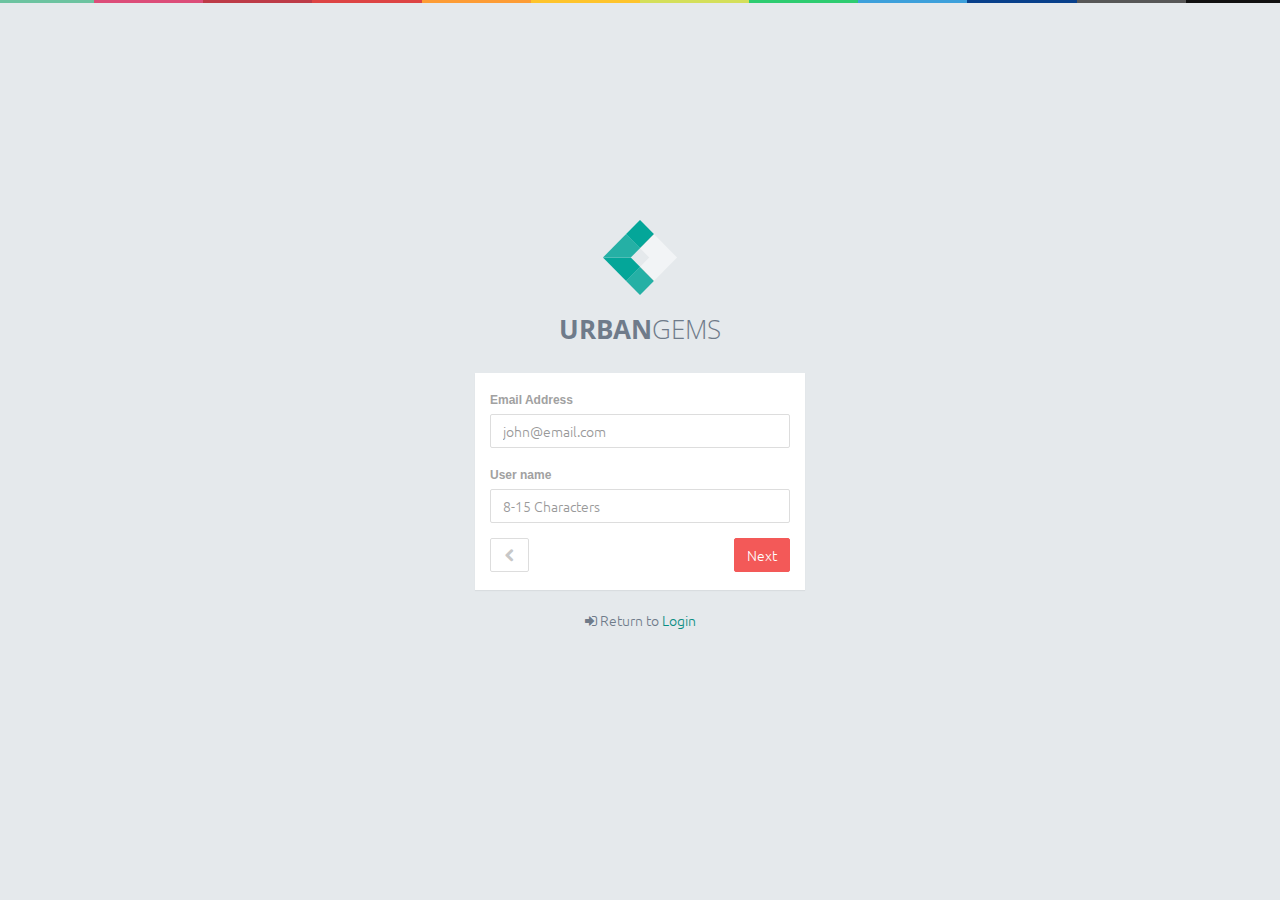
<file: HTML/register.html>
<!DOCTYPE html>
<html lang="en">
<head>
<!-- Meta information -->
<meta charset="utf-8">
<meta name="viewport" content="width=device-width, initial-scale=1, minimum-scale=1, maximum-scale=1">
<!-- Title-->
<title>CAPLET |  Admin HTML Themes</title>
<!-- Favicons -->
<link rel="apple-touch-icon-precomposed" sizes="144x144" href="assets/ico/apple-touch-icon-144-precomposed.png">
<link rel="apple-touch-icon-precomposed" sizes="114x114" href="assets/ico/apple-touch-icon-114-precomposed.png">
<link rel="apple-touch-icon-precomposed" sizes="72x72" href="assets/ico/apple-touch-icon-72-precomposed.png">
<link rel="apple-touch-icon-precomposed" href="assets/ico/apple-touch-icon-57-precomposed.png">
<link rel="shortcut icon" href="assets/ico/favicon.ico">
<!-- CSS Stylesheet-->
<link type="text/css" rel="stylesheet" href="assets/css/bootstrap/bootstrap.min.css" />
<link type="text/css" rel="stylesheet" href="assets/css/bootstrap/bootstrap-themes.css" />
<link type="text/css" rel="stylesheet" href="assets/css/style.css" />

<!-- Styleswitch if  you don't chang theme , you can delete -->
<link type="text/css" rel="alternate stylesheet" media="screen" title="style1" href="assets/css/styleTheme1.css" />
<link type="text/css" rel="alternate stylesheet" media="screen" title="style2" href="assets/css/styleTheme2.css" />
<link type="text/css" rel="alternate stylesheet" media="screen" title="style3" href="assets/css/styleTheme3.css" />
<link type="text/css" rel="alternate stylesheet" media="screen" title="style4" href="assets/css/styleTheme4.css" />

<style>
#validate-wizard{
	width:330px;
	margin:auto;
	}
</style>

</head>
<body class="full-lg">
<div id="wrapper">

<div id="loading-top">
		<div id="canvas_loading"></div>
		<span>Checking...</span>
</div>

<div id="main">
		<div class="real-border">
				<div class="row">
						<div class="col-xs-1"></div>
						<div class="col-xs-1"></div>
						<div class="col-xs-1"></div>
						<div class="col-xs-1"></div>
						<div class="col-xs-1"></div>
						<div class="col-xs-1"></div>
						<div class="col-xs-1"></div>
						<div class="col-xs-1"></div>
						<div class="col-xs-1"></div>
						<div class="col-xs-1"></div>
						<div class="col-xs-1"></div>
						<div class="col-xs-1"></div>
				</div>
		</div>
		<div class="container">
				<div class="row">
						<div class="col-lg-12">
						
								<div class="account-wall">
										<section class="align-lg-center">
										<div class="site-logo"></div>
										<h1 class="login-title"><span>Urban</span>GEMS</h1>
										<br>
										</section>
										<form id="validate-wizard" class="wizard-step shadow">
												<ul class="align-lg-center" style="display:none">
														<li><a href="#step1" data-toggle="tab">1</a></li>
														<li><a href="#step2" data-toggle="tab">2</a></li>
														<li><a href="#step3" data-toggle="tab">3</a></li>
												</ul>
												<div class="tab-content">
														<div class="tab-pane fade" id="step1" parsley-validate parsley-bind> 
																<div class="form-group">
																		<label class="control-label">Email Address</label>
																		<input type="text" class="form-control" parsley-type="email" parsley-required="true" placeholder="john@email.com">
																</div>
																<div class="form-group">
																		<label class="control-label">User name</label>
																		<input type="text" class="form-control"  parsley-rangelength="[8,15]"  parsley-required="true" parsley-trigger="keyup" placeholder="8-15 Characters">
																</div>
														</div>
														<div class="tab-pane fade" id="step2" parsley-validate parsley-bind>
																<h3>Personal Info</h3><br>
																<div class="form-group row">
																		<div class="col-md-6">
																		<label class="control-label">Full Name</label>
																		<input type="text" class="form-control" id="fullname" parsley-required="true" placeholder="Your full name">
																		</div>
																		<div class="col-md-6">
																		<label class="control-label">Last Name</label>
																		<input type="text" class="form-control"  placeholder="Your last name">
																		</div>
																</div>
																<div class="form-group">
																		<label class="control-label">Password</label>
																		<input type="password" class="form-control" id="pword"  parsley-trigger="keyup"  parsley-rangelength="[4,8]"  parsley-required="true" placeholder="4-8 Characters">
																</div>
																<div class="form-group">
																		<label class="control-label">Confirm Password</label>
																		<input type="password" class="form-control"  parsley-trigger="keyup"  parsley-equalto="#pword" placeholder="Confirm Password" parsley-error-message="Password don't match" >
																</div>
														</div>
														<div class="tab-pane fade align-lg-center" id="step3">
																<br><h3>Thank You <span></span> .....</h3><br>
														</div>
														
														<footer class="row">
															<div class="col-sm-12">
																	<section class="wizard">
																			<button type="button"  class="btn  btn-default previous pull-left"> <i class="fa fa-chevron-left"></i></button>
																			<button type="button"  class="btn btn-theme next pull-right">Next </button>
																	</section>
															</div>
														</footer>
												</div>
										</form>
										<section class="clearfix align-lg-center">
												<i class="fa fa-sign-in"></i> Return to <a href="#">Login</a>
										</section>	

								</div>	
								<!-- //account-wall-->
								
						</div>
						<!-- //col-sm-6 col-md-4 col-md-offset-4-->
				</div>
				<!-- //row-->
		</div>
		<!-- //container-->
		
</div>
<!-- //main-->

		
</div>
<!-- //wrapper-->


<!--
////////////////////////////////////////////////////////////////////////
//////////     JAVASCRIPT  LIBRARY     //////////
/////////////////////////////////////////////////////////////////////
-->
		
<!-- Jquery Library -->
<script type="text/javascript" src="assets/js/jquery.min.js"></script>
<script type="text/javascript" src="assets/js/jquery.ui.min.js"></script>
<script type="text/javascript" src="assets/plugins/bootstrap/bootstrap.min.js"></script>
<!-- Modernizr Library For HTML5 And CSS3 -->
<script type="text/javascript" src="assets/js/modernizr/modernizr.js"></script>
<script type="text/javascript" src="assets/plugins/mmenu/jquery.mmenu.js"></script>
<script type="text/javascript" src="assets/js/styleswitch.js"></script>
<!-- Library 10+ Form plugins-->
<script type="text/javascript" src="assets/plugins/form/form.js"></script>
<!-- Datetime plugins -->
<script type="text/javascript" src="assets/plugins/datetime/datetime.js"></script>
<!-- Library Chart-->
<script type="text/javascript" src="assets/plugins/chart/chart.js"></script>
<!-- Library  5+ plugins for bootstrap -->
<script type="text/javascript" src="assets/plugins/pluginsForBS/pluginsForBS.js"></script>
<!-- Library 10+ miscellaneous plugins -->
<script type="text/javascript" src="assets/plugins/miscellaneous/miscellaneous.js"></script>
<!-- Library Themes Customize-->
<script type="text/javascript" src="assets/js/caplet.custom.js"></script>
<script type="text/javascript">
$(document).ready(function() {
		   //Login animation to center 
			function toCenter(){
					var mainH=$("#main").outerHeight();
					var accountH=$(".account-wall").outerHeight();
					var marginT=(mainH-accountH)/2;
						   if(marginT>30){
							   $(".account-wall").css("margin-top",marginT-15);
							}else{
								$(".account-wall").css("margin-top",30);
							}
				}
				var toResize;
				$(window).resize(function(e) {
					clearTimeout(toResize);
					toResize = setTimeout(toCenter(), 500);
				});
				
			//Canvas Loading
			  var throbber = new Throbber({  size: 32, padding: 17,  strokewidth: 2.8,  lines: 12, rotationspeed: 0, fps: 15 });
			  throbber.appendTo(document.getElementById('canvas_loading'));
			  throbber.start();
			  	
			$('#validate-wizard').bootstrapWizard({
					tabClass:"nav-wizard",
					onNext: function(tab, navigation, index) {
									var content=$('#step'+index);
									if(typeof  content.attr("parsley-validate") != 'undefined'){
													var $valid = content.parsley( 'validate' );
													if(!$valid){
																	return false;
													}
									};
									
					// Set the name for the next tab
					$('#step3 h3').find("span").html($('#fullname').val());
					},
					onTabClick: function(tab, navigation, index) {
									$.notific8('Please click <strong>next button</strong> to wizard next step!! ',{ life:5000, theme:"danger" ,heading:" Wizard Tip :); "});
									return false;
					},
					onTabShow: function(tab, navigation, index) {
									tab.prevAll().addClass('completed');
									tab.nextAll().removeClass('completed');
									if(tab.hasClass("active")){
													tab.removeClass('completed');
									}
									var $total = navigation.find('li').length;
									var $current = index+1;
									var $percent = ($current/$total) * 100;
									$('#validate-wizard').find('.progress-bar').css({width:$percent+'%'});
									$('#validate-wizard').find('.wizard-status span').html($current+" / "+$total);
									
									toCenter();
									
									var main=$("#main");
									//scroll to top
									main.animate({
										scrollTop: 0
									}, 500);
									if($percent==100){
										setTimeout(function () { main.addClass("slideDown") }, 100);
										setTimeout(function () { main.removeClass("slideDown") }, 3000);
										setTimeout( "window.location.href='login.html'", 3500 );
									}
									
					}
			});


});
</script>
</body>
</html>
</file>
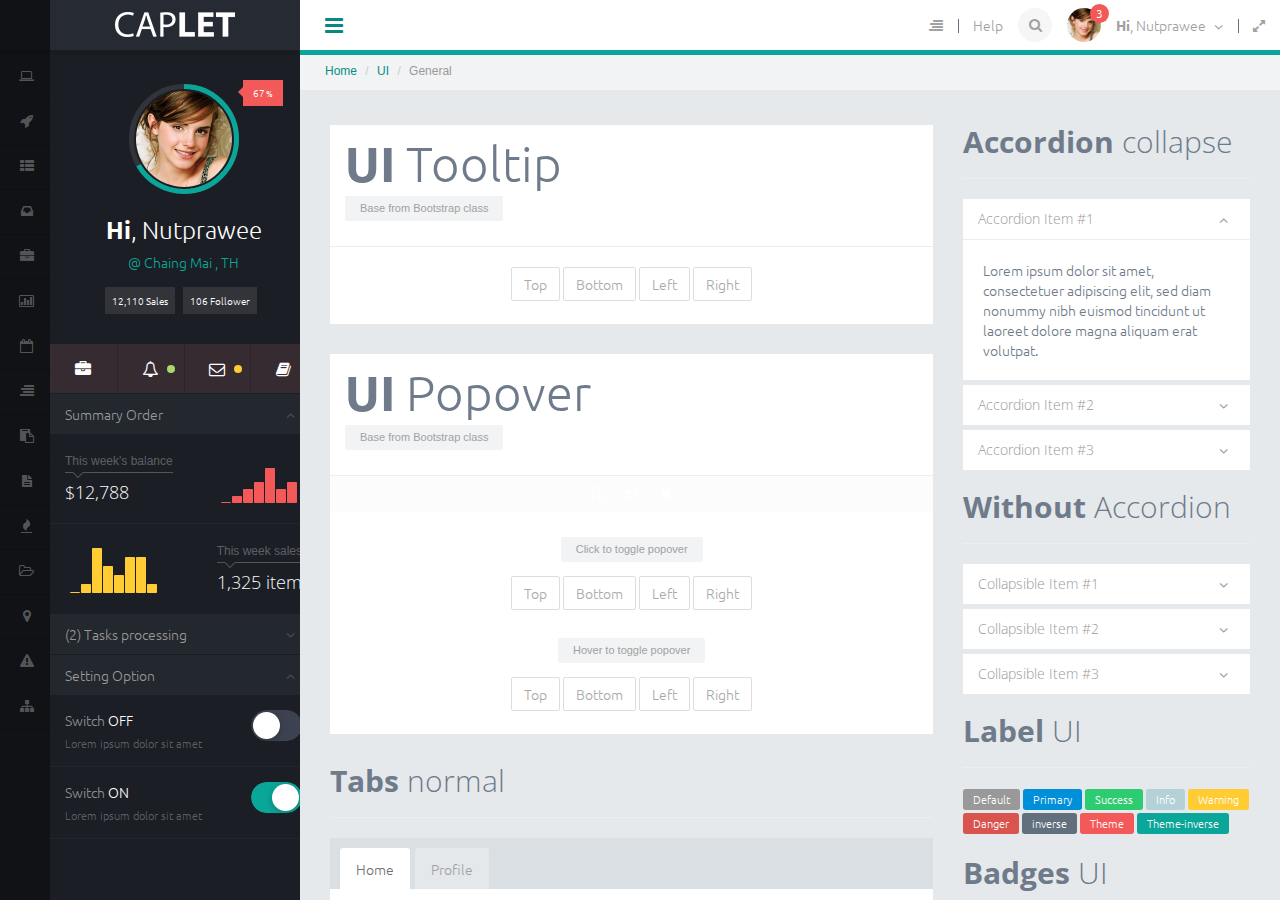
<file: HTML/ui.html>
<!DOCTYPE html>
<html lang="en">
<head>
<!-- Meta information -->
<meta charset="utf-8">
<meta name="viewport" content="width=device-width, initial-scale=1, minimum-scale=1, maximum-scale=1">
<!-- Title-->
<title>CAPLET |  Admin HTML Themes</title>
<!-- Favicons -->
<link rel="apple-touch-icon-precomposed" sizes="144x144" href="assets/ico/apple-touch-icon-144-precomposed.png">
<link rel="apple-touch-icon-precomposed" sizes="114x114" href="assets/ico/apple-touch-icon-114-precomposed.png">
<link rel="apple-touch-icon-precomposed" sizes="72x72" href="assets/ico/apple-touch-icon-72-precomposed.png">
<link rel="apple-touch-icon-precomposed" href="assets/ico/apple-touch-icon-57-precomposed.png">
<link rel="shortcut icon" href="assets/ico/favicon.ico">
<!-- CSS Stylesheet-->
<link type="text/css" rel="stylesheet" href="assets/css/bootstrap/bootstrap.min.css" />
<link type="text/css" rel="stylesheet" href="assets/css/bootstrap/bootstrap-themes.css" />
<link type="text/css" rel="stylesheet" href="assets/css/style.css" />

<!-- Styleswitch if  you don't chang theme , you can delete -->
<link type="text/css" rel="alternate stylesheet" media="screen" title="style1" href="assets/css/styleTheme1.css" />
<link type="text/css" rel="alternate stylesheet" media="screen" title="style2" href="assets/css/styleTheme2.css" />
<link type="text/css" rel="alternate stylesheet" media="screen" title="style3" href="assets/css/styleTheme3.css" />
<link type="text/css" rel="alternate stylesheet" media="screen" title="style4" href="assets/css/styleTheme4.css" />

</head>
<body>
<div id="wrapper">
		<!--
		/////////////////////////////////////////////////////////////////////////
		//////////     HEADER  CONTENT     ///////////////
		//////////////////////////////////////////////////////////////////////
		-->
		<div id="header">
		
				<div class="logo-area clearfix">
						<a href="#" class="logo"></a>
				</div>
				<!-- //logo-area-->
				
				<div class="tools-bar">
						<ul class="nav navbar-nav nav-main-xs">
								<li><a href="#menu" class="icon-toolsbar"><i class="fa fa-bars"></i></a></li>
						</ul>
						<ul class="nav navbar-nav navbar-right tooltip-area">
								<li><a href="#menu-right" data-toggle="tooltip" title="Right Menu" data-container="body" data-placement="left"><i class="fa fa-align-right"></i></a></li>
								<li class="hidden-xs hidden-sm"><a href="#" class="h-seperate">Help</a></li>
								<li><button class="btn btn-circle btn-header-search" ><i class="fa fa-search"></i></button></li>
								<li><a href="#" class="nav-collapse avatar-header">
												<img alt="" src="assets/img/avatar.png"  class="circle">
												<span class="badge">3</span>
										</a>
								</li>
								<li class="dropdown">
										<a href="#" class="dropdown-toggle" data-toggle="dropdown" data-hover="dropdown">
											<em><strong>Hi</strong>, Nutprawee </em> <i class="dropdown-icon fa fa-angle-down"></i>
										</a>
										<ul class="dropdown-menu pull-right icon-right arrow">
												<li><a href="#"><i class="fa fa-user"></i> Profile</a></li>
												<li><a href="#"><i class="fa fa-cog"></i> Setting </a></li>
												<li><a href="#"><i class="fa fa-bookmark"></i> Bookmarks</a></li>
												<li><a href="#"><i class="fa fa-money"></i> Make a Deposit</a></li>
												<li class="divider"></li>
												<li><a href="#"><i class="fa fa-sign-out"></i> Signout </a></li>
										</ul>
										<!-- //dropdown-menu-->
								</li>
								<li class="visible-lg">
									<a href="#" class="h-seperate fullscreen" data-toggle="tooltip" title="Full Screen" data-container="body"  data-placement="left">
										<i class="fa fa-expand"></i>
									</a>
								</li>
						</ul>
				</div>
				<!-- //tools-bar-->
				
		</div>
		<!-- //header-->
		
		
		<!--
		/////////////////////////////////////////////////////////////////////////
		//////////     SLIDE LEFT CONTENT     //////////
		//////////////////////////////////////////////////////////////////////
		-->
		<div id="nav">
				<div id="nav-scroll">
						<div class="avatar-slide">
						
								<span class="easy-chart avatar-chart" data-color="theme-inverse" data-percent="69" data-track-color="rgba(255,255,255,0.1)" data-line-width="5" data-size="118">
										<span class="percent"></span>
										<img alt="" src="assets/img/avatar.png" class="circle">
								</span>
								<!-- //avatar-chart-->
								
								<div class="avatar-detail">
										<p><strong>Hi</strong>, Nutprawee</p>
										<p><a href="#">@ Chaing Mai , TH</a></p>
										<span>12,110 Sales</span>
										<span>106 Follower</span>
								</div>
								<!-- //avatar-detail-->
								
								<div class="avatar-link btn-group btn-group-justified">
										<a class="btn" href="profile.html"  title="Portfolio"><i class="fa fa-briefcase"></i></a>
										<a class="btn"  data-toggle="modal" href="#md-notification" title="Notification">
												<i class="fa fa-bell-o"></i><em class="green"></em>
										</a>
										<a class="btn"  data-toggle="modal" href="#md-messages"  title="Messages">
												<i class="fa fa-envelope-o"></i><em class="active"></em>
										</a>
										<a class="btn" href="#menu-right" title="Contact List"><i class="fa fa-book"></i></a>
								</div>
								<!-- //avatar-link-->
								
						</div>
						<!-- //avatar-slide-->
						
						
						<div class="widget-collapse dark">
								<header>
										<a data-toggle="collapse" href="#collapseSummary"><i class="collapse-caret fa fa-angle-up"></i> Summary Order </a>
								</header>
								<section class="collapse in" id="collapseSummary">
										<div class="collapse-boby" style="padding:0">
										
												<div class="widget-mini-chart align-xs-left">
														<div class="pull-right" >
																<div class="sparkline mini-chart" data-type="bar" data-color="theme" data-bar-width="10" data-height="35">2,3,4,5,7,4,5</div>
														</div>
														<p>This week's balance</p>
														<h4>$12,788</h4>
												</div>
												<!-- //widget-mini-chart -->
												
												<div class="widget-mini-chart align-xs-right">
														<div class="pull-left">
																<div class="sparkline mini-chart" data-type="bar" data-color="warning" data-bar-width="10" data-height="45">2,3,7,5,4,6,6,3</div>
														</div>
														<p>This week sales</p>
														<h4>1,325 item</h4>
												</div>
												<!-- //widget-mini-chart -->
												
										</div>
										<!-- //collapse-boby-->
										
								</section>
								<!-- //collapse-->
						</div>
						<!-- //widget-collapse-->
						
						
						
						<div class="widget-collapse dark">
								<header>
										<a data-toggle="collapse" href="#collapseTasks"><i class="collapse-caret fa fa-angle-down"></i> (2) Tasks processing </a>
								</header>
								<section class="collapse" id="collapseTasks">
								
										<div class="collapse-boby">
										
												<div class="widget-slider">
														<p>Upload status</p>
														<div class="progress progress-dark progress-xs tooltip-in">
																<div class="progress-bar bg-darkorange" aria-valuetransitiongoal="75"></div>
														</div>
														<label class="progress-label">Master.zip 4 / 5 </label>
														<!-- //progress-->
														
														<div class="progress progress-dark progress-xs">
																<div class="progress-bar bg-theme-inverse" aria-valuetransitiongoal="45"></div>
														</div>
														<label class="progress-label lasted">Profile 2 / 5 </label>
														<!-- //progress-->
														
												</div>
												<!-- //widget-slider-->
												
										</div>
										<!-- //collapse-boby-->
										
								</section>
								<!-- //collapse-->
						</div>
						<!-- //widget-collapse-->
						
						
						
						<div class="widget-collapse dark">
								<header>
										<a data-toggle="collapse" href="#collapseSetting"><i class="collapse-caret fa fa-angle-up"></i> Setting Option </a>
								</header>
								<section class="collapse in" id="collapseSetting">
										<div class="collapse-boby" style="padding:0">
										
												<ul class="widget-slide-setting">
														<li>
																<div class="ios-switch theme pull-right">
																		<div class="switch"><input type="checkbox" name="option"></div>
																</div>
																<label>Switch <span>OFF</span></label>
																<small>Lorem ipsum dolor sit amet</small>
														</li>
														<li>
																<div class="ios-switch theme-inverse pull-right">
																		<div class="switch"><input type="checkbox" name="option_1" checked></div>
																</div>
																<label>Switch <span>ON</span></label>
																<small>Lorem ipsum dolor sit amet</small>
														</li>
												</ul>
												<!-- //widget-slide-setting-->
												
										</div>
										<!-- //collapse-boby-->
										
								</section>
								<!-- //collapse-->
						</div>
						<!-- //widget-collapse-->
						
						
				</div>
				<!-- //nav-scroller-->
		</div>
		<!-- //nav-->
		
		
		<!--
		/////////////////////////////////////////////////////////////////////////
		//////////     TOP SEARCH CONTENT     ///////
		//////////////////////////////////////////////////////////////////////
		-->
		<div class="widget-top-search">
			<span class="icon"><a href="#" class="close-header-search"><i class="fa fa-times"></i></a></span>
			<form id="top-search">
					<h2><strong>Quick</strong> Search</h2>
					<div class="input-group">
							<input  type="text" name="q" placeholder="Find something..." class="form-control" />
							<span class="input-group-btn">
							<button class="btn" type="button" title="With Sound"><i class="fa fa-microphone"></i></button>
							<button class="btn" type="button" title="Visual Keyboard"><i class="fa fa-keyboard-o"></i></button>
							<button class="btn" type="button" title="Advance Search"><i class="fa fa-th"></i></button>
							</span>
					</div>
			</form>
		</div>
		<!-- //widget-top-search-->
		
		
		
		
		<!--
		/////////////////////////////////////////////////////////////////////////
		//////////     MAIN SHOW CONTENT     //////////
		//////////////////////////////////////////////////////////////////////
		-->
		<div id="main">
		
		
				<ol class="breadcrumb">
						<li><a href="#">Home</a></li>
						<li><a href="#">UI</a></li>
						<li class="active">General</li>
				</ol>
				<!-- //breadcrumb-->
				
				<div id="content">
				
						<div class="row">
						
								<div class="col-lg-8" >
								
										<section class="panel">
												<header class="panel-heading">
														<h2> <strong>UI</strong> Tooltip </h2>
														<label class="color">Base from Bootstrap class</label>
												</header>
												<div class="panel-tools color panel-tools-mini" align="center" data-toolscolor="theme">
														<ul class="tooltip-area">
																<li><a href="javascript:void(0)" class="btn btn-collapse" title="Collapse"><i class="fa fa-sort-amount-asc"></i></a></li>
																<li><a href="javascript:void(0)" class="btn btn-reload"  title="Reload"><i class="fa fa-retweet"></i></a></li>
																<li><a href="javascript:void(0)" class="btn btn-close" title="Close"><i class="fa fa-times"></i></a></li>
														</ul>
												</div>
												<div class="panel-body">
														<div class="tooltip-area align-lg-center">
																<button type="button" class="btn btn-default" data-toggle="tooltip" data-placement="top" title="" data-original-title="Tooltip on top"> Top</button>
																<button type="button" class="btn btn-default" data-toggle="tooltip" data-placement="bottom" title="" data-original-title="Tooltip on bottom"> Bottom</button>
																<button type="button" class="btn btn-default" data-toggle="tooltip" data-placement="left" title="" data-original-title="Tooltip on left"> Left</button>
																<button type="button" class="btn btn-default" data-toggle="tooltip" data-placement="right" title="" data-original-title="Tooltip on right"> Right</button>
														</div>
												</div>
										</section>
										
										<section class="panel">
												<header class="panel-heading">
														<h2> <strong>UI</strong> popover </h2>
														<label class="color">Base from Bootstrap class</label>
												</header>
												<div class="panel-tools color" align="center" data-toolscolor="theme-inverse">
														<ul class="tooltip-area">
																<li><a href="javascript:void(0)" class="btn btn-collapse" title="Collapse"><i class="fa fa-sort-amount-asc"></i></a></li>
																<li><a href="javascript:void(0)" class="btn btn-reload"  title="Reload"><i class="fa fa-retweet"></i></a></li>
																<li><a href="javascript:void(0)" class="btn btn-close" title="Close"><i class="fa fa-times"></i></a></li>
														</ul>
												</div>
												<div class="panel-body">
															<div class="popover-area align-lg-center">	
																	<label class="color">Click to toggle popover</label><br>
																	<button type="button" class="btn btn-default"  data-toggle="popover" data-placement="top" data-content="Vivamus sagittis lacus vel augue laoreet rutrum faucibus.">Top</button>
																	<button type="button" class="btn btn-default"  data-toggle="popover" data-placement="bottom" data-content="Vivamus sagittis lacus vel augue laoreet rutrum faucibus.">Bottom</button>
																	<button type="button" class="btn btn-default"  data-toggle="popover" data-placement="left" data-content="Vivamus sagittis lacus vel augue laoreet rutrum faucibus."> Left	</button>
																	<button type="button" class="btn btn-default"  data-toggle="popover" data-placement="right" data-content="Vivamus sagittis lacus vel augue laoreet rutrum faucibus.">Right</button>
															</div>
															<br>
															<div class="popover-area-hover align-lg-center">	
																	<label class="color">Hover to toggle popover</label><br>
																	<button type="button" class="btn btn-default" data-toggle="popover" data-placement="top" data-content="Vivamus sagittis lacus vel augue laoreet rutrum faucibus." data-original-title="Default Popover">Top</button>
																	<button type="button" class="btn btn-default" data-toggle="popover" data-placement="bottom" data-content="Vivamus sagittis lacus vel augue laoreet rutrum faucibus.">Bottom</button>
																	<button type="button" class="btn btn-default" data-toggle="popover" data-placement="left" data-content="Vivamus sagittis lacus vel augue laoreet rutrum faucibus."> Left	</button>
																	<button type="button" class="btn btn-default" data-toggle="popover" data-placement="right" data-content="Vivamus sagittis lacus vel augue laoreet rutrum faucibus.">Right</button>
															</div>
															
												</div>
										</section>
										
										
										<h2><strong>Tabs</strong> normal </h2>
										<hr>
										<div class="tabbable">
												<ul class="nav nav-tabs">
														<li class="active"><a href="#home" data-toggle="tab">Home</a></li>
														<li><a href="#profile" data-toggle="tab">Profile</a></li>
												</ul>
												<div class="tab-content">
													   <div class="tab-pane fade in active" id="home">
														<p>Lorem ipsum dolor sit amet, consectetur adipisicing elit, sed do eiusmod tempor incididunt ut labore et dolore magna aliqua. Ut enim ad minim veniam, quis nostrud exercitation ullamco laboris nisi ut aliquip ex ea commodo consequat. Duis aute irure dolor in reprehenderit in voluptate velit esse cillum dolore eu fugiat nulla pariatur. Excepteur sint occaecat cupidatat non proident, sunt in culpa qui officia deserunt mollit anim id est laborum.</p>
													   </div>
													   <div class="tab-pane fade" id="profile">
														<p>Lorem ipsum dolor sit amet, consectetur adipisicing elit, sed do eiusmod tempor incididunt ut labore et dolore magna aliqua. Ut enim ad minim veniam, quis nostrud exercitation ullamco laboris nisi ut aliquip ex ea commodo consequat. Duis aute irure dolor in reprehenderit in voluptate velit esse cillum dolore eu fugiat nulla pariatur. Excepteur sint occaecat cupidatat non proident, sunt in culpa qui officia deserunt mollit anim id est laborum.Lorem ipsum dolor sit amet, consectetur adipisicing elit, sed do eiusmod tempor incididunt ut labore et dolore magna aliqua. Ut enim ad minim veniam, quis nostrud exercitation ullamco laboris nisi ut aliquip ex ea commodo consequat. Duis aute irure dolor in reprehenderit in voluptate velit esse cillum dolore eu fugiat nulla pariatur. Excepteur sint occaecat cupidatat non proident, sunt in culpa qui officia deserunt mollit anim id est laborum.</p>
													   </div>
												</div>
										</div>

										<h2><strong>Tabdrop</strong> automatic </h2>
										<hr>
										<div class="tabbable">
												<ul class="nav nav-tabs" data-provide="tabdrop">
														<li class="active"><a href="#tab1" data-toggle="tab">Section 1</a></li>
														<li><a href="#tab2" data-toggle="tab">Section 2</a></li>
														<li><a href="#tab3" data-toggle="tab">Section 3</a></li>
														<li><a href="#tab4" data-toggle="tab">Section 4</a></li>
														<li><a href="#tab5" data-toggle="tab">Section 5</a></li>
														<li><a href="#tab6" data-toggle="tab">Section 6</a></li>
														<li><a href="#tab7" data-toggle="tab">Section 7</a></li>
														<li><a href="#tab8" data-toggle="tab">Section 8</a></li>
														<li><a href="#tab9" data-toggle="tab">Section 9</a></li>
												</ul>
												<div class="tab-content">
														<div class="tab-pane fade in active" id="tab1">
																<p>Lorem ipsum dolor sit amet, consectetur adipisicing elit, sed do eiusmod tempor incididunt ut labore et dolore magna aliqua. Ut enim ad minim veniam, quis nostrud exercitation ullamco laboris nisi ut aliquip ex ea commodo consequat. Duis aute irure dolor in reprehenderit in voluptate velit esse cillum dolore eu fugiat nulla pariatur. Excepteur sint occaecat cupidatat non proident, sunt in culpa qui officia deserunt mollit anim id est laborum.</p>
														</div>
														<div class="tab-pane fade" id="tab2">
																<p>Lorem ipsum dolor sit amet, consectetur adipisicing elit, sed do eiusmod tempor incididunt ut labore et dolore magna aliqua. Ut enim ad minim veniam, quis nostrud exercitation ullamco laboris nisi ut aliquip ex ea commodo consequat. Duis aute irure dolor in reprehenderit in voluptate velit esse cillum dolore eu fugiat nulla pariatur. Excepteur sint occaecat cupidatat non proident, sunt in culpa qui officia deserunt mollit anim id est laborum.</p>
														</div>
														<div class="tab-pane fade" id="tab3">
																<p>Lorem ipsum dolor sit amet, consectetur adipisicing elit, sed do eiusmod tempor incididunt ut labore et dolore magna aliqua. Ut enim ad minim veniam, quis nostrud exercitation ullamco laboris nisi ut aliquip ex ea commodo consequat. Duis aute irure dolor in reprehenderit in voluptate velit esse cillum dolore eu fugiat nulla pariatur. Excepteur sint occaecat cupidatat non proident, sunt in culpa qui officia deserunt mollit anim id est laborum.Lorem ipsum dolor sit amet, consectetur adipisicing elit, sed do eiusmod tempor incididunt ut labore et dolore magna aliqua. Ut enim ad minim veniam, quis nostrud exercitation ullamco laboris nisi ut aliquip ex ea commodo consequat. Duis aute irure dolor in reprehenderit in voluptate velit esse cillum dolore eu fugiat nulla pariatur. Excepteur sint occaecat cupidatat non proident, sunt in culpa qui officia deserunt mollit anim id est laborum.</p>
														</div>
														<div class="tab-pane fade" id="tab4">
																<p>Lorem ipsum dolor sit amet, consectetur adipisicing elit, sed do eiusmod tempor incididunt ut labore et dolore magna aliqua. Ut enim ad minim veniam, quis nostrud exercitation ullamco laboris nisi ut aliquip ex ea commodo consequat. Duis aute irure dolor in reprehenderit in voluptate velit esse cillum dolore eu fugiat nulla pariatur. Excepteur sint occaecat cupidatat non proident, sunt in culpa qui officia deserunt mollit anim id est laborum.</p>
														</div>
														<div class="tab-pane fade" id="tab5">
																<p>Lorem ipsum dolor sit amet, consectetur adipisicing elit, sed do eiusmod tempor incididunt ut labore et dolore magna aliqua. Ut enim ad minim veniam, quis nostrud exercitation ullamco laboris nisi ut aliquip ex ea commodo consequat. Duis aute irure dolor in reprehenderit in voluptate velit esse cillum dolore eu fugiat nulla pariatur. Excepteur sint occaecat cupidatat non proident, sunt in culpa qui officia deserunt mollit anim id est laborum.Lorem ipsum dolor sit amet, consectetur adipisicing elit, sed do eiusmod tempor incididunt ut labore et dolore magna aliqua. Ut enim ad minim veniam, quis nostrud exercitation ullamco laboris nisi ut aliquip ex ea commodo consequat. Duis aute irure dolor in reprehenderit in voluptate velit esse cillum dolore eu fugiat nulla pariatur. Excepteur sint occaecat cupidatat non proident, sunt in culpa qui officia deserunt mollit anim id est laborum.</p>
														</div>
														<div class="tab-pane fade" id="tab6">
																<p>Lorem ipsum dolor sit amet, consectetur adipisicing elit, sed do eiusmod tempor incididunt ut labore et dolore magna aliqua. Ut enim ad minim veniam, quis nostrud exercitation ullamco laboris nisi ut aliquip ex ea commodo consequat. Duis aute irure dolor in reprehenderit in voluptate velit esse cillum dolore eu fugiat nulla pariatur. Excepteur sint occaecat cupidatat non proident, sunt in culpa qui officia deserunt mollit anim id est laborum.</p>
														</div>
														<div class="tab-pane fade" id="tab7">
																<p>Lorem ipsum dolor sit amet, consectetur adipisicing elit, sed do eiusmod tempor incididunt ut labore et dolore magna aliqua. Ut enim ad minim veniam, quis nostrud exercitation ullamco laboris nisi ut aliquip ex ea commodo consequat. Duis aute irure dolor in reprehenderit in voluptate velit esse cillum dolore eu fugiat nulla pariatur. Excepteur sint occaecat cupidatat non proident, sunt in culpa qui officia deserunt mollit anim id est laborum.Lorem ipsum dolor sit amet, consectetur adipisicing elit, sed do eiusmod tempor incididunt ut labore et dolore magna aliqua. Ut enim ad minim veniam, quis nostrud exercitation ullamco laboris nisi ut aliquip ex ea commodo consequat. Duis aute irure dolor in reprehenderit in voluptate velit esse cillum dolore eu fugiat nulla pariatur. Excepteur sint occaecat cupidatat non proident, sunt in culpa qui officia deserunt mollit anim id est laborum.</p>
														</div>
														<div class="tab-pane fade" id="tab8">
																<p>Lorem ipsum dolor sit amet, consectetur adipisicing elit, sed do eiusmod tempor incididunt ut labore et dolore magna aliqua. Ut enim ad minim veniam, quis nostrud exercitation ullamco laboris nisi ut aliquip ex ea commodo consequat. Duis aute irure dolor in reprehenderit in voluptate velit esse cillum dolore eu fugiat nulla pariatur. Excepteur sint occaecat cupidatat non proident, sunt in culpa qui officia deserunt mollit anim id est laborum.</p>
														</div>
														<div class="tab-pane fade" id="tab9">
																<p>Lorem ipsum dolor sit amet, consectetur adipisicing elit, sed do eiusmod tempor incididunt ut labore et dolore magna aliqua. Ut enim ad minim veniam, quis nostrud exercitation ullamco laboris nisi ut aliquip ex ea commodo consequat. Duis aute irure dolor in reprehenderit in voluptate velit esse cillum dolore eu fugiat nulla pariatur. Excepteur sint occaecat cupidatat non proident, sunt in culpa qui officia deserunt mollit anim id est laborum.Lorem ipsum dolor sit amet, consectetur adipisicing elit, sed do eiusmod tempor incididunt ut labore et dolore magna aliqua. Ut enim ad minim veniam, quis nostrud exercitation ullamco laboris nisi ut aliquip ex ea commodo consequat. Duis aute irure dolor in reprehenderit in voluptate velit esse cillum dolore eu fugiat nulla pariatur. Excepteur sint occaecat cupidatat non proident, sunt in culpa qui officia deserunt mollit anim id est laborum.</p>
														</div>
												</div>
										</div>
														
										<section class="panel">
												<header class="panel-heading">
														<h2> <strong>UI</strong> Progress </h2>
														<label class="color">Base from Bootstrap class</label>
												</header>
												<div class="panel-body">
												
														<h4><strong>Size</strong> Progress</h4>
														<hr>
														<div class="progress">
																<div class="progress-bar bg-theme-inverse" aria-valuetransitiongoal="75"></div>
														</div>
														<label class="progress-label">Normal Size</label>
														<!-- //progress-->

														<div class="progress progress-sm">
																<div class="progress-bar bg-inverse" aria-valuetransitiongoal="45"></div>
														</div>
														<label class="progress-label">Small Size</label>
														<!-- //progress-->

														<div class="progress progress-xs">
																<div class="progress-bar bg-warning" aria-valuetransitiongoal="31" aria-valuemax="200"></div>
														</div>
														<label class="progress-label">Extra Small Size</label>
														<!-- //progress-->		
														
														<div class="progress progress-sm tooltip-in">
																<div class="progress-bar bg-info" aria-valuetransitiongoal="89" aria-valuemax="150"></div>
														</div>
														<label class="progress-label">Tooltip Alway Show</label>
														<!-- //progress-->
														
														<h4><strong>Animation</strong> Progress</h4>
														<hr>
														<div class="progress progress-shine progress-sm">
																<div class="progress-bar bg-primary" aria-valuetransitiongoal="54"></div>
														</div>
														<label class="progress-label">Animation Shining</label>
														<!-- //progress-->
														
														<div class="progress progress-stripes progress-sm">
																<div class="progress-bar bg-theme" aria-valuetransitiongoal="88"></div>
														</div>
														<label class="progress-label">Animation Stripes</label>
														<!-- //progress-->
														
														<div class="progress progress-striped active">
																<div class="progress-bar  bg-success" role="progressbar" aria-valuenow="40" aria-valuemin="0" aria-valuemax="100" style="width: 40%"></div>
														</div>
														
														<h4><strong>Stacked</strong> Progress</h4>
														<hr>
														<div class="progress progress-sm">
															  <div class="progress-bar bg-inverse" style="width: 35%" aria-valuetransitiongoal="35"></div>
															  <div class="progress-bar bg-warning" style="width: 20%" aria-valuetransitiongoal="20"></div>
															  <div class="progress-bar bg-purple" style="width: 10%" aria-valuetransitiongoal="10"></div>
														</div>
														<label class="progress-label">Stacked</label>
														<!-- //progress-->
														
																		
												</div>
												<footer class="panel-footer  align-lg-center">
														<button type="submit" class="btn btn-inverse">Start progress</button>
												</footer>
										</section>

										
								</div>
								<!-- //content > row > col-lg-8 -->
								
								<div class="col-lg-4">
								
										<h2><strong>Accordion</strong> collapse</h2>
										<hr>
										<div class="panel-group" id="accordion">
												  <div class="panel panel-shadow">
													    <header class="panel-heading" style="padding:0 10px">
															<a data-toggle="collapse" data-parent="#accordion" href="#accordionOne"><i class="collapse-caret fa fa-angle-up"></i> Accordion  Item #1</a>
													    </header>
													    <div id="accordionOne" class="panel-collapse collapse in">
															 <div class="panel-body">
															   Lorem ipsum dolor sit amet, consectetuer adipiscing elit, sed diam nonummy nibh euismod tincidunt ut laoreet dolore magna aliquam erat volutpat.
															 </div>
																 <!-- //panel-body -->
														    </div>
														    <!-- //panel-collapse -->
												  </div>
												  <!-- //panel -->
												  
												  <div class="panel panel-shadow">
													    <header class="panel-heading" style="padding:0 10px">
															<a data-toggle="collapse" data-parent="#accordion" href="#accordionTwo"><i class="collapse-caret fa fa-angle-down"></i> Accordion Item #2</a>
													    </header>
													    <div id="accordionTwo" class="panel-collapse collapse">
															 <div class="panel-body">
															   Lorem ipsum dolor sit amet, consectetuer adipiscing elit, sed diam nonummy nibh euismod tincidunt ut laoreet dolore magna aliquam erat volutpat.
															 </div>
																 <!-- //panel-body -->
														    </div>
														    <!-- //panel-collapse -->
												  </div>
												  <!-- //panel -->
												  
												  <div class="panel panel-shadow">
													    <header class="panel-heading" style="padding:0 10px">
															<a data-toggle="collapse" data-parent="#accordion" href="#accordionThree"><i class="collapse-caret fa fa-angle-down"></i> Accordion Item #3</a>
													    </header>
														    <div id="accordionThree" class="panel-collapse collapse">
																 <div class="panel-body">
																   Lorem ipsum dolor sit amet, consectetuer adipiscing elit, sed diam nonummy nibh euismod tincidunt ut laoreet dolore magna aliquam erat volutpat.
																 </div>
																 <!-- //panel-body -->
														    </div>
														    <!-- //panel-collapse -->
												  </div>
												  <!-- //panel -->
										</div>
										<!-- //panel-group -->
										
										
										<h2><strong>Without</strong> Accordion</h2>
										<hr>
										<div class="panel-group">
												  <div class="panel panel-shadow">
													    <header class="panel-heading" style="padding:0 10px">
															<a data-toggle="collapse" href="#collapseOne"><i class="collapse-caret fa fa-angle-down"></i> Collapsible Item #1</a>
													    </header>
													    <div id="collapseOne" class="panel-collapse collapse">
															 <div class="panel-body">
															   Lorem ipsum dolor sit amet, consectetuer adipiscing elit, sed diam nonummy nibh euismod tincidunt ut laoreet dolore magna aliquam erat volutpat.
															 </div>
																 <!-- //panel-body -->
														    </div>
														    <!-- //panel-collapse -->
												  </div>
												  <!-- //panel -->
												  
												  <div class="panel panel-shadow">
													    <header class="panel-heading" style="padding:0 10px">
															<a data-toggle="collapse" href="#collapseTwo"><i class="collapse-caret fa fa-angle-down"></i> Collapsible Item #2</a>
													    </header>
													    <div id="collapseTwo" class="panel-collapse collapse">
															 <div class="panel-body">
															   Lorem ipsum dolor sit amet, consectetuer adipiscing elit, sed diam nonummy nibh euismod tincidunt ut laoreet dolore magna aliquam erat volutpat.
															 </div>
																 <!-- //panel-body -->
														    </div>
														    <!-- //panel-collapse -->
												  </div>
												  <!-- //panel -->
												  
												  <div class="panel panel-shadow">
													    <header class="panel-heading" style="padding:0 10px">
															<a data-toggle="collapse" href="#collapseThree"><i class="collapse-caret fa fa-angle-down"></i> Collapsible Item #3</a>
													    </header>
														    <div id="collapseThree" class="panel-collapse collapse">
																 <div class="panel-body">
																   Lorem ipsum dolor sit amet, consectetuer adipiscing elit, sed diam nonummy nibh euismod tincidunt ut laoreet dolore magna aliquam erat volutpat.
																 </div>
																 <!-- //panel-body -->
														    </div>
														    <!-- //panel-collapse -->
												  </div>
												  <!-- //panel -->
										</div>
										<!-- //panel-group -->
										
										<h2><strong>Label</strong> UI</h2>
										<hr>
										<div>
												<span class="label label-default">Default</span>
												<span class="label bg-primary">Primary</span>
												<span class="label bg-success">Success</span>
												<span class="label bg-info">Info</span>
												<span class="label bg-warning">Warning</span>
												<span class="label bg-danger">Danger</span>
												<span class="label bg-inverse">inverse</span>
												<span class="label bg-theme">Theme</span>
												<span class="label bg-theme-inverse">Theme-inverse</span>
										</div>
										<br>
										
										<h2><strong>Badges</strong> UI</h2>
										<hr>
										<div>
												<span class="badge  badge -default">985</span>
												<span class="badge bg-primary">12</span>
												<span class="badge bg-success">25</span>
												<span class="badge bg-info">45</span>
												<span class="badge bg-warning">75</span>
												<span class="badge bg-danger">41</span>
												<span class="badge bg-inverse">25</span>
												<span class="badge bg-theme">8</span>
												<span class="badge bg-theme-inverse">48</span>
										</div>
										<br>

										<h2><strong>List</strong> Group</h2>
										<hr>
										<ul class="list-group">
												<li class="list-group-item"><span class="badge bg-theme">4</span> Cras justo odio</li>
												<li class="list-group-item">Dapibus ac facilisis in</li>
												<li class="list-group-item"><span class="badge bg-inverse">32</span>Morbi leo risus</li>
												<li class="list-group-item"><span class="badge bg-theme-inverse">9</span> Porta ac consectetur ac</li>
												<li class="list-group-item">Vestibulum at eros</li>
										</ul>
										<div class="list-group">
												<a href="#" class="list-group-item active">
														<h4 class="list-group-item-heading"><strong>Item</strong>  Heading</h4>
														<p class="list-group-item-text">Lorem ipsum dolor sit amet, consectetuer adipiscing elit, sed diam nonummy nibh euismod tincidunt ut laoreet dolore magna aliquam erat volutpat.</p>
												</a>
												<a href="#" class="list-group-item">
														<h4 class="list-group-item-heading"><strong>Item</strong>  Heading</h4>
														<p class="list-group-item-text">Lorem ipsum dolor sit amet, consectetuer adipiscing elit, sed diam nonummy nibh euismod tincidunt ut laoreet dolore magna aliquam erat volutpat.</p>
												</a>
												<a href="#" class="list-group-item">
														<h4 class="list-group-item-heading"><strong>Item</strong>  Heading</h4>
														<p class="list-group-item-text">Lorem ipsum dolor sit amet, consectetuer adipiscing elit, sed diam nonummy nibh euismod tincidunt ut laoreet dolore magna aliquam erat volutpat.</p>
												</a>
										</div>
										
										<section class="panel">
												<header class="panel-heading">
														<h2> <strong>UI</strong> pagination </h2>
														<label class="color">Base from Bootstrap class</label>
												</header>
												<div class="panel-body align-lg-center">
												
														<ul class="pagination">
																<li><a href="#"><i class="fa fa-angle-left"></i></a></li>
																<li><a href="#">1</a></li>
																<li><a href="#">2</a></li>
																<li class="active"><a href="#">3</a></li>
																<li><a href="#">4</a></li>
																<li><a href="#">5</a></li>
																<li><a href="#"><i class="fa fa-angle-right"></i></a></li>
														</ul>
														<ul class="pager">
																<li><a href="#"><i class="fa fa-angle-left"></i> Prev</a></li>
																<li><a href="#">Next <i class="fa fa-angle-right"></i></a></li>
														</ul>
	
												</div>
										</section>

										<ul class="pager">
												<li class="previous"><a href="#"><i class="fa fa-angle-left"></i> Older</a></li>
												<li class="next"><a href="#">Newer <i class="fa fa-angle-right"></i></a></li>
										</ul>
														
								</div>
								<!-- //content > row > col-lg-4-->
								
						</div>
						<!-- //content > row-->
						
				</div>
				<!-- //content-->
				
				
		</div>
		<!-- //main-->
		
		
		
		<!--
		///////////////////////////////////////////////////////////////////
		//////////     MODAL MESSAGES     //////////
		///////////////////////////////////////////////////////////////
		-->
		<div id="md-messages" class="modal fade md-slideUp bg-theme-inverse" tabindex="-1" data-width="450">
				<div class="modal-header bd-theme-inverse-darken">
						<button type="button" class="close" data-dismiss="modal" aria-hidden="true"><i class="fa fa-times"></i></button>
						<h4 class="modal-title"><i class="fa fa-inbox"></i> Inbox messages</h4>
				</div>
				<!-- //modal-header-->
				<div class="modal-body" style="padding:0">
						<div class="widget-im">
								<ul>
										<li>
												<section  class="thumbnail-in">
														<div class="widget-im-tools tooltip-area pull-right">
																<span>
																		<i class="fa fa-paperclip"></i>
																</span>
																<span>
																		<i class="fa fa-reply-all"></i>
																</span>
																<span>
																		<a href="javascript:void(0)" class="im-delete" data-toggle="tooltip" title="Delete"><i class="fa fa-trash-o"></i></a>
																</span>
																<span>
																		<time datetime="2013-11-16">1 : 52 am</time>
																</span>
														</div>
														<h4><a href="javascript:void(0)">Edlado Holder</a>
														</h4>
														<div class="im-thumbnail"><img alt="" src="assets/img/avatar2.png" /></div>
														<label></label>
														<div class="pre-text"> Lorem ipsum dolor sit amet, consectetur adipisicing elit, sed do eiusmod tempor incididunt ut labore et dolore magna aliqua. </div>
												</section>
												<div class="im-confirm-group">
														<div class=" btn-group btn-group-justified">
																<a class="btn btn-inverse im-confirm" href="javascript:void(0)" data-confirm="yes">YES.</a>
																<a class="btn btn-theme im-confirm" href="javascript:void(0)" data-confirm="no">NO.</a>
														</div>
												</div>
										</li>
										<li>
												<section  class="thumbnail-in">
														<div class="widget-im-tools tooltip-area pull-right">
																<span>
																		<i class="fa fa-paperclip"></i>
																</span>
																<span>
																		<a href="javascript:void(0)" class="im-delete" data-toggle="tooltip" title="Delete"><i class="fa fa-trash-o"></i></a>
																</span>
																<span>
																		<time datetime="2013-11-16">12 : 00 pm</time>
																</span>
														</div>
														<h4><a href="javascript:void(0)">Laine Franchi</a>
														</h4>
														<div class="im-thumbnail"><i class="glyphicon glyphicon-user"></i></div>
														<div class="pre-text"> Lorem ipsum dolor sit amet, consectetur adipisicing elit, sed do eiusmod tempor incididunt ut labore et dolore magna aliqua. </div>
												</section>
												<div class="im-confirm-group">
														<div class=" btn-group btn-group-justified">
																<a class="btn btn-inverse im-confirm" href="javascript:void(0)" data-confirm="yes">YES.</a>
																<a class="btn btn-theme im-confirm" href="javascript:void(0)" data-confirm="no">NO.</a>
														</div>
												</div>
										</li>
										<li>
												<section class="thumbnail-in">
														<div class="widget-im-tools tooltip-area pull-right">
																<span>
																		<a href="javascript:void(0)" class="im-delete" data-toggle="tooltip" title="Delete"><i class="fa fa-trash-o"></i></a>
																</span>
																<span>
																		<time datetime="2013-11-16">4 : 45 pm</time>
																</span>
														</div>
														<h4><a href="javascript:void(0)">Cinda Collar</a>
														</h4>
														<div class="im-thumbnail"><img alt="" src="assets/img/avatar.png" /></div>
														<label data-color="theme"></label>
														<div class="pre-text"> Lorem ipsum dolor sit amet, consectetur adipisicing elit, sed do eiusmod tempor incididunt ut labore et dolore magna aliqua. </div>
												</section>
												<div class="im-confirm-group">
														<div class=" btn-group btn-group-justified">
																<a class="btn btn-inverse im-confirm" href="javascript:void(0)" data-confirm="yes">YES.</a>
																<a class="btn btn-theme im-confirm" href="javascript:void(0)" data-confirm="no">NO.</a>
														</div>
												</div>
										</li>
								</ul>
								<button class="btn btn-inverse btn-block btn-lg" title="See More"><i class="fa fa-plus"></i></button>
						</div>
						<!-- //widget-im-->
				</div>
				<!-- //modal-body-->
		</div>
		<!-- //modal-->
		
		
		
		<!--
		//////////////////////////////////////////////////////////////////////////
		//////////     MODAL NOTIFICATION     //////////
		//////////////////////////////////////////////////////////////////////
		-->
		<div id="md-notification" class="modal fade md-stickTop bg-danger" tabindex="-1" data-width="500">
				<div class="modal-header bd-danger-darken">
						<button type="button" class="close" data-dismiss="modal" aria-hidden="true"><i class="fa fa-times"></i></button>
						<h4 class="modal-title"><i class="fa fa-bell-o"></i> Notification</h4>
				</div>
				<!-- //modal-header-->
				<div class="modal-body" style="padding:0">
						<div class="widget-im notification">
								<ul>
										<li>
												<section class="thumbnail-in">
														<div class="widget-im-tools tooltip-area pull-right">
																<span>
																		<time class="timeago lasted" datetime="2014">when you opened the page</time>
																</span>
																<span>
																		<a href="javascript:void(0)" class="im-action" data-toggle="tooltip" data-placement="left" title="Action"><i class="fa fa-keyboard-o"></i></a>
																</span>
														</div>
														<h4>Your request approved</h4>
														<div class="im-thumbnail bg-theme-inverse"><i class="fa fa-check"></i></div>
														<div class="pre-text">One Button (click to remove this)</div>
												</section>
												<div class="im-confirm-group">
														<div class=" btn-group btn-group-justified">
																<a class="btn btn-inverse im-confirm" href="javascript:void(0)" data-confirm="accept">Accept.</a>
														</div>
												</div>
										</li>
										<li>
												<section class="thumbnail-in">
														<div class="widget-im-tools tooltip-area pull-right">
																<span>
																		<time class="timeago" datetime="2013-11-17T14:24:17Z">timeago</time>
																</span>
																<span>
																		<a href="javascript:void(0)" class="im-action" data-toggle="tooltip" data-placement="left" title="Action"><i class="fa fa-keyboard-o"></i></a>
																</span>
														</div>
														<h4>Dashboard new design!! you want to see now ? </h4>
														<div class="im-thumbnail bg-theme"><i class="fa fa-bell-o"></i></div>
														<div class="pre-text">Two Button (with link and click to close this) Lorem ipsum dolor sit amet, consectetur adipisicing elit, </div>
												</section>
												<div class="im-confirm-group">
														<div class=" btn-group btn-group-justified">
																<a class="btn btn-inverse" href="dashboard.html">Go Now.</a>
																<a class="btn btn-theme im-confirm" href="javascript:void(0)" data-confirm="no">Later.</a>
														</div>
												</div>
										</li>
										<li>
												<section class="thumbnail-in">
														<div class="widget-im-tools tooltip-area pull-right">
																<span>
																		<time class="timeago" datetime="2013-11-17T01:24:17Z">timeago</time>
																</span>
																<span>
																		<a href="javascript:void(0)" class="im-action" data-toggle="tooltip" data-placement="left" title="Action"><i class="fa fa-keyboard-o"></i></a>
																</span>
														</div>
														<h4>Error 404 <small>( File not  found )</small></h4>
														<div class="im-thumbnail bg-warning"><i class="fa fa-exclamation-triangle"></i></div>
														<div class="pre-text">Two Button (click to  action and remove) </div>
												</section>
												<div class="im-confirm-group">
														<div class=" btn-group btn-group-justified">
																<a class="btn btn-inverse im-confirm" href="javascript:void(0)" data-confirm="accept">Accept.</a>
																<a class="btn btn-theme im-confirm" href="javascript:void(0)" data-confirm="actionNow">Fixed now.</a>
														</div>
												</div>
										</li>
										<li>
												<section class="thumbnail-in">
														<div class="widget-im-tools tooltip-area pull-right">
																<span>
																		<time class="timeago" datetime="2013-09-17T09:24:17Z">timeago</time>
																</span>
																<span>
																		<a href="javascript:void(0)" class="im-action" data-toggle="tooltip" data-placement="left" title="Action"><i class="fa fa-keyboard-o"></i></a>
																</span>
														</div>
														<h4>Upgrade Premium ?</h4>
														<div class="im-thumbnail bg-inverse">
																<i class="fa fa-cogs"></i></div>
														<div class="pre-text"> Three button (test action) </div>
												</section>
												<div class="im-confirm-group">
														<div class=" btn-group btn-group-justified">
																<a class="btn btn-inverse im-confirm" href="javascript:void(0)" data-confirm="actionNow">Now.</a>
																<a class="btn btn-theme im-confirm" href="javascript:void(0)" data-confirm="no">Later.</a>
																<a class="btn btn-danger im-confirm" href="javascript:void(0)" data-confirm="yes">Delete.</a>
														</div>
												</div>
										</li>
								</ul>
						</div>
						<!-- //widget-im-->
				</div>
				<!-- //modal-body-->
		</div>
		<!-- //modal-->
		
		
		
		<!--
		//////////////////////////////////////////////////////////////
		//////////     LEFT NAV MENU     //////////
		///////////////////////////////////////////////////////////
		-->
		<nav id="menu">
				<ul>
						<li><span><i class="icon  fa fa-laptop"></i> Dashboard</span>
								<ul>
										<li><a href="dashboard.html"><i class="icon  fa fa-rocket"></i> First Design </a></li>
										<li><a href="dashboard2.html"><i class="icon  fa fa-th"></i> Dashboard New </a></li>
								</ul>
						</li>
						<li><a href="front/index.html"><i class="icon  fa fa-rocket"></i> Front End </a></li>
						<li><span><i class="icon  fa fa-th-list"></i> Layout</span>
								<ul>
										<li class="Label label-lg">Main Layout</li>
										<li><a href="alwayMenu.html"> Alway Left  Menu </a></li>
										<li><a href="hideUserPanel.html"> Hide User Panel </a></li>
										<li><a href="hideUserPanelIn.html"> Show & Hide</a></li>
										<li class="Label label-lg">Other Layout</li>
										<li><a href="topMenu.html"> Top Menu</a></li>
										<li><a href="footerShow.html"> Footer Show</a></li>
										<li><a href="footerMenu.html"> Footer with menu</a></li>
								</ul>
						</li>
						<li><a href="mailBox.html"><i class="icon  fa fa-inbox"></i> Mail</a></li>
						<li><span><i class="icon  fa fa-briefcase"></i> UI Element</span>
								<ul>
										<li><a href="ui.html"> UI </a></li>
										<li><a href="ui_button.html"> Button </a></li>
										<li><a href="ui_icon.html"> Fonts Icon</a></li>
										<li><a href="ui_slide.html"> Slide</a></li>
										<li><a href="ui_modal.html"> Modal</a></li>
										<li><a href="ui_panel.html"> Panel</a></li>
										<li><a href="ui_alert.html"> Alert</a></li>
										<li><a href="ui_typography.html"> Typography</a></li>
										<li><a href="ui_nestable.html"> Nestable</a></li>
								</ul>
						</li>
						<li><span><i class="icon  fa fa-bar-chart-o"></i> Chart </span>
								<ul>
										<li><a href="chartFlot.html"> Flot Chart</a></li>
										<li><a href="chartMorris.html"> Morris Chart</a></li>
										<li><a href="chartOther.html"> Other Chart</a></li>
								</ul>
						</li>
						<li><a href="calendar.html"><i class="icon  fa fa-calendar-o"></i> Calendar </a></li>
						<li><span><i class="icon  fa fa-align-right"></i>Off  Canvas  Menu</span>
								<ul>
										<li><a href="menu.html"> Position </a></li>
										<li><a href="menuOpen.html"> Touch to open</a></li>
										<li><a href="menuVertical.html"> Vertical Level</a></li>
										<li><span> Unlimited Level </span>
												<ul>
														<li><a href="#"> Level 3 </a></li>
														<li><a href="#"> Level 3 </a></li>
														<li><span> Level 4</span>
																<ul>
																		<li><a href="#"> Level 4 </a></li>
																		<li><a href="#"> Level 4 </a></li>
																</ul>
														</li>
												</ul>
										</li>
								</ul>
						</li>
						<li><span><i class="icon  fa fa-clipboard"></i> From</span>
								<ul>
										<li><a href="form.html">Form Basic</a></li>
										<li><a href="formComponents.html">Form Components</a></li>
										<li><a href="formValidate.html">Form Validate</a></li>
										<li><a href="formWizard.html">Form Wizard</a></li>
										<li><a href="formMutiselect.html">Form Mutiseletion</a></li>
										<li><a href="form_x_edit.html">Form x-edit</a></li>
										<li><a href="drop_upload.html">Drop Upload</a></li>
								</ul>
						</li>
						<li><a href="fileManager.html"><i class="icon  fa fa-file-text"></i> File Manager </a></li>
						<li><span><i class="icon  fa fa-fire"></i> Table</span>
								<ul>
										<li><a href="table.html">Table Basic</a></li>
										<li><a href="tableResponsive.html">Table Responsive</a></li>
										<li><a href="tableDynamic.html">Data Table</a></li>
								</ul>
						</li>
						<li><span><i class="icon  fa fa-folder-open-o"></i> Other Page</span>
								<ul>
										<li><a href="login.html"> login </a></li>
										<li><a href="lockscreen.html"> Lockscreen </a></li>
										<li><a href="images_manager.html"> Images Manager</a></li>
										<li><a href="gallery.html"> Gallery</a></li>
										<li><a href="timeline.html"> Timeline</a></li>
										<li><a href="profile.html"> Profile</a></li>
										<li><a href="blankPage.html"> Blank Page</a></li>
										<li><a href="page_invoice.html"> Invoice</a></li>
										<li><a href="page_search.html"> Search result</a></li>
										<li><a href="pages_pricing.html"> Pricing Table</a></li>
										<li><a href="register.html"> Register</a></li>
										<li><a href="page_chat.html"> Full Chat</a></li>
								</ul>
						</li>
						<li><a href="map.html"><i class="icon  fa fa-map-marker"></i> Maps</a></li>
						<li><a href="404.html"><i class="icon  fa fa-exclamation-triangle"></i> Error Pages</a></li>
						<li><a href="siteMap.html"><i class="icon  fa fa-sitemap"></i>Site Map</a></li>
				</ul>
		</nav>
		<!-- //nav left menu-->
		
		
		
		<!--
		/////////////////////////////////////////////////////////////////
		//////////     RIGHT NAV MENU     //////////
		/////////////////////////////////////////////////////////////
		-->
		<nav id="menu-right">
				<ul>
						<li class="Label label-lg">Theme color</li>
						<li>
							<span class="text-center">
								<div id="style1" class="color-themes col1"></div>
								<div id="style2" class="color-themes col2" ></div>
								<div id="style3" class="color-themes col3" ></div>
								<div id="style4" class="color-themes col4" ></div>
								<div id="none" class="color-themes col5" ></div>
							</span>
						</li>
						<li class="Label label-lg">Contact Group</li>
						<li data-counter-color="theme">
								<span><i class="icon fa fa-smile-o"></i> Friends</span>
								<ul>
										<li class="Label">A</li>
										<li class="img">
												<a href="#" class="online">
														<img alt="" src="assets/photos_preview/50/people/1.jpg" /> Alexa 
														<small>Johnson</small>
												</a>
										</li>
										<li class="img">
												<a href="#" class="busy">
														<img alt="" src="assets/photos_preview/50/people/2.jpg" /> Alexander 
														<small>Brown</small>
												</a>
										</li>
										<li class="Label">F</li>
										<li class="img">
												<a href="#">
														<img alt="" src="assets/photos_preview/50/people/3.jpg" /> Fred
														<small>Smith</small>
												</a>
										</li>
										<li class="Label">J</li>
										<li class="img">
												<a href="#">
														<img alt="" src="assets/photos_preview/50/people/4.jpg" /> James
														<small>Miller</small>
												</a>
										</li>
										<li class="img">
												<a href="#">
														<img alt="" src="assets/photos_preview/50/people/5.jpg" /> Jefferson
														<small>Jackson</small>
												</a>
										</li>
										<li class="img">
												<a href="#">
														<img alt="" src="assets/photos_preview/50/people/6.jpg" /> Jordan
														<small>Lee</small>
												</a>
										</li>
										<li class="Label">K</li>
										<li class="img">
												<a href="#" class="online">
														<img alt="" src="assets/photos_preview/50/people/7.jpg" /> Kim
														<small>Adams</small>
												</a>
										</li>
										<li class="Label">M</li>
										<li class="img">
												<a href="#">
														<img alt="" src="assets/photos_preview/50/people/8.jpg" /> Meagan
														<small>Miller</small>
												</a>
										</li>
										<li class="img">
												<a href="#" class="busy">
														<img alt="" src="assets/photos_preview/50/people/9.jpg" /> Melissa
														<small>Johnson</small>
												</a>
										</li>
										<li class="Label">N</li>
										<li class="img">
												<a href="#" class="online">
														<img alt="" src="assets/photos_preview/50/people/10.jpg" /> Nicole
														<small>Smith</small>
												</a>
										</li>
										<li class="Label">S</li>
										<li class="img">
												<a href="#" class="online">
														<img alt="" src="assets/photos_preview/50/people/1.jpg" /> Samantha
														<small>Harris</small>
												</a>
										</li>
										<li class="img">
												<a href="#" class="block">
														<img alt="" src="assets/photos_preview/50/people/2.jpg" /> Scott
														<small>Thompson</small>
												</a>
										</li>
								</ul>
						</li>
						<li>
								<span><i class="icon  fa fa-home"></i> Family</span>
								<ul>
										<li class="Label">A</li>
										<li class="img">
												<a href="#" class="busy">
														<img alt="" src="assets/photos_preview/50/people/3.jpg" /> Adam
														<small>White</small>
												</a>
										</li>
										<li class="Label">B</li>
										<li class="img">
												<a href="#" class="busy">
														<img alt="" src="assets/photos_preview/50/people/4.jpg" /> Ben
														<small>Robinson</small>
												</a>
										</li>
										<li class="img">
												<a href="#">
														<img alt="" src="assets/photos_preview/50/people/5.jpg" /> Bruce
														<small>Lee</small>
												</a>
										</li>
										<li class="Label">E</li>
										<li class="img">
												<a href="#">
														<img alt="" src="assets/photos_preview/50/people/6.jpg" /> Eddie
														<small>Williams</small>
												</a>
										</li>
										<li class="Label">J</li>
										<li class="img">
												<a href="#" class="online">
														<img alt="" src="assets/photos_preview/50/people/7.jpg" /> Jack
														<small>Johnson</small>
												</a>
										</li>
										<li class="img">
												<a href="#">
														<img alt="" src="assets/photos_preview/50/people/8.jpg" /> John
														<small>Jackman</small>
												</a>
										</li>
										<li class="Label">M</li>
										<li class="img">
												<a href="#">
														<img alt="" src="assets/photos_preview/50/people/9.jpg" /> Martina
														<small>Thompson</small>
												</a>
										</li>
										<li class="img">
												<a href="#" class="busy">
														<img alt="" src="assets/photos_preview/50/people/10.jpg" /> Matthew
														<small>Watson</small>
												</a>
										</li>
										<li class="Label">O</li>
										<li class="img">
												<a href="#" class="online">
														<img alt="" src="assets/photos_preview/50/people/1.jpg" /> Olivia
														<small>Taylor</small>
												</a>
										</li>
										<li class="img">
												<a href="#" class="online">
														<img alt="" src="assets/photos_preview/50/people/2.jpg" /> Owen
														<small>Wilson</small>
												</a>
										</li>
								</ul>
						</li>
						<li data-counter-color="theme-inverse">
								<span><i class="icon  fa fa-briefcase"></i> Work colleagues</span>
								<ul>
										<li class="Label">D</li>
										<li class="img">
												<a href="#">
														<img alt="" src="assets/photos_preview/50/people/3.jpg" /> David
														<small>Harris</small>
												</a>
										</li>
										<li class="img">
												<a href="#">
														<img alt="" src="assets/photos_preview/50/people/4.jpg" /> Dennis
														<small>King</small>
												</a>
										</li>
										<li class="Label">E</li>
										<li class="img">
												<a href="#" class="online">
														<img alt="" src="assets/photos_preview/50/people/5.jpg" /> Eliza
														<small>Walker</small>
												</a>
										</li>
										<li class="Label">L</li>
										<li class="img">
												<a href="#" class="busy">
														<img alt="" src="assets/photos_preview/50/people/6.jpg" /> Larry
														<small>Turner</small>
												</a>
										</li>
										<li class="img">
												<a href="#" class="online">
														<img alt="" src="assets/photos_preview/50/people/7.jpg" /> Lisa<br />
														<small>Wilson</small>
												</a>
										</li>
										<li class="Label">M</li>
										<li class="img">
												<a href="#">
														<img alt="" src="assets/photos_preview/50/people/8.jpg" /> Michael
														<small>Jordan</small>
												</a>
										</li>
										<li class="Label">R</li>
										<li class="img">
												<a href="#">
														<img alt="" src="assets/photos_preview/50/people/9.jpg" /> Rachelle
														<small>Cooper</small>
												</a>
										</li>
										<li class="img">
												<a href="#" class="online">
														<img alt="" src="assets/photos_preview/50/people/10.jpg" /> Rick
														<small>James</small>
												</a>
										</li>
								</ul>
						</li>
						<li class="Label label-lg">Total week Earnings</li>
						<li>
								<span><i class="icon  fa fa-bar-chart-o"></i> See This week</span>
								<ul>
										<li class="Label">themeforest</li>
										<li><span><i class="label label-warning pull-right">HTML</i> Earnings $395 </span></li>
										<li><span> Earnings $485 </span></li>
										<li><span><i class="label label-info pull-right">Wordpress</i> Earnings $1,589 </span></li>
										<li class="Label">codecanyon </li>
										<li><span><i class="label label-danger pull-right">Item 6537086</i> Earnings $897</span></li>
										<li><span>Sunday Earnings $395</span></li>
										<li class="Label">Other</li>
										<li><span><i class="label label-success  pull-right">up 35%</i> Total Earnings $5,025</span></li>
								</ul>
						</li>
						<li>
								<span>
									<div class="widget-mini-chart align-xs-right">
											<div class="pull-left">
													<div class="sparkline mini-chart" data-type="bar" data-color="warning" data-bar-width="10" data-height="45">2,3,7,5,4,6,6,3</div>
											</div>
											<p>This week Earnings</p>
											<h4>$11,987</h4>
									</div>
									<!-- //widget-mini-chart -->			
								</span>
						</li>
						<li class="Label label-lg">Processing </li>
						<li>
								<span>								
									<p>Server Processing</p>
									<div class="progress progress-dark progress-stripes progress-xs">
											<div class="progress-bar bg-danger" aria-valuetransitiongoal="37"></div>
									</div>
									<label class="progress-label">Today , CPU 37%</label>
									<!-- //progress-->
									<div class="progress progress-dark progress-xs">
											<div class="progress-bar bg-warning" aria-valuetransitiongoal="23"></div>
									</div>
									<label class="progress-label lasted">Today , Server load  22.85%</label>
									<!-- //progress-->
								</span>
						</li>
						<li class="Label label-lg">Quick Friends Chat </li>
						<li class="img">
								<a href="#" class="online">
										<img alt="" src="assets/photos_preview/50/people/1.jpg" /> Olivia
										<small>Taylor</small>
								</a>
						</li>
						<li class="img">
								<a href="#" class="online">
										<img alt="" src="assets/photos_preview/50/people/2.jpg" /> Owen
										<small>Wilson</small>
								</a>
						</li>
						<li class="img">
								<a href="#">
										<img alt="" src="assets/photos_preview/50/people/8.jpg" /> Meagan
										<small>Miller</small>
								</a>
						</li>
						<li class="img">
								<a href="#" class="busy">
										<img alt="" src="assets/photos_preview/50/people/9.jpg" /> Melissa
										<small>Johnson</small>
								</a>
						</li>
						<li class="img">
								<a href="#" class="online">
										<img alt="" src="assets/photos_preview/50/people/5.jpg" /> Samantha
										<small>Harris</small>
								</a>
						</li>
						<li class="Label label-lg">visitors Real Time</li>
						<li>
								<span>
									<div class="widget-chart">
											<div id="realtimeChart" class="demo-placeholder" style="height:150px"></div>
											<div id="realtimeChartCount" class="align-lg-center"><span>0</span> visitors on site </div>
									</div><!-- // widget-chart -->
								</span>
						</li>
				</ul>
		</nav>
		<!-- //nav right menu-->
		
		
</div>
<!-- //wrapper-->


<!--
////////////////////////////////////////////////////////////////////////
//////////     JAVASCRIPT  LIBRARY     //////////
/////////////////////////////////////////////////////////////////////
-->
		
<!-- Jquery Library -->
<script type="text/javascript" src="assets/js/jquery.min.js"></script>
<script type="text/javascript" src="assets/js/jquery.ui.min.js"></script>
<script type="text/javascript" src="assets/plugins/bootstrap/bootstrap.min.js"></script>
<!-- Modernizr Library For HTML5 And CSS3 -->
<script type="text/javascript" src="assets/js/modernizr/modernizr.js"></script>
<script type="text/javascript" src="assets/plugins/mmenu/jquery.mmenu.js"></script>
<script type="text/javascript" src="assets/js/styleswitch.js"></script>
<!-- Library 10+ Form plugins-->
<script type="text/javascript" src="assets/plugins/form/form.js"></script>
<!-- Datetime plugins -->
<script type="text/javascript" src="assets/plugins/datetime/datetime.js"></script>
<!-- Library Chart-->
<script type="text/javascript" src="assets/plugins/chart/chart.js"></script>
<!-- Library  5+ plugins for bootstrap -->
<script type="text/javascript" src="assets/plugins/pluginsForBS/pluginsForBS.js"></script>
<!-- Library 10+ miscellaneous plugins -->
<script type="text/javascript" src="assets/plugins/miscellaneous/miscellaneous.js"></script>
<!-- Library Themes Customize-->
<script type="text/javascript" src="assets/js/caplet.custom.js"></script>
</body>
</html>
</file>
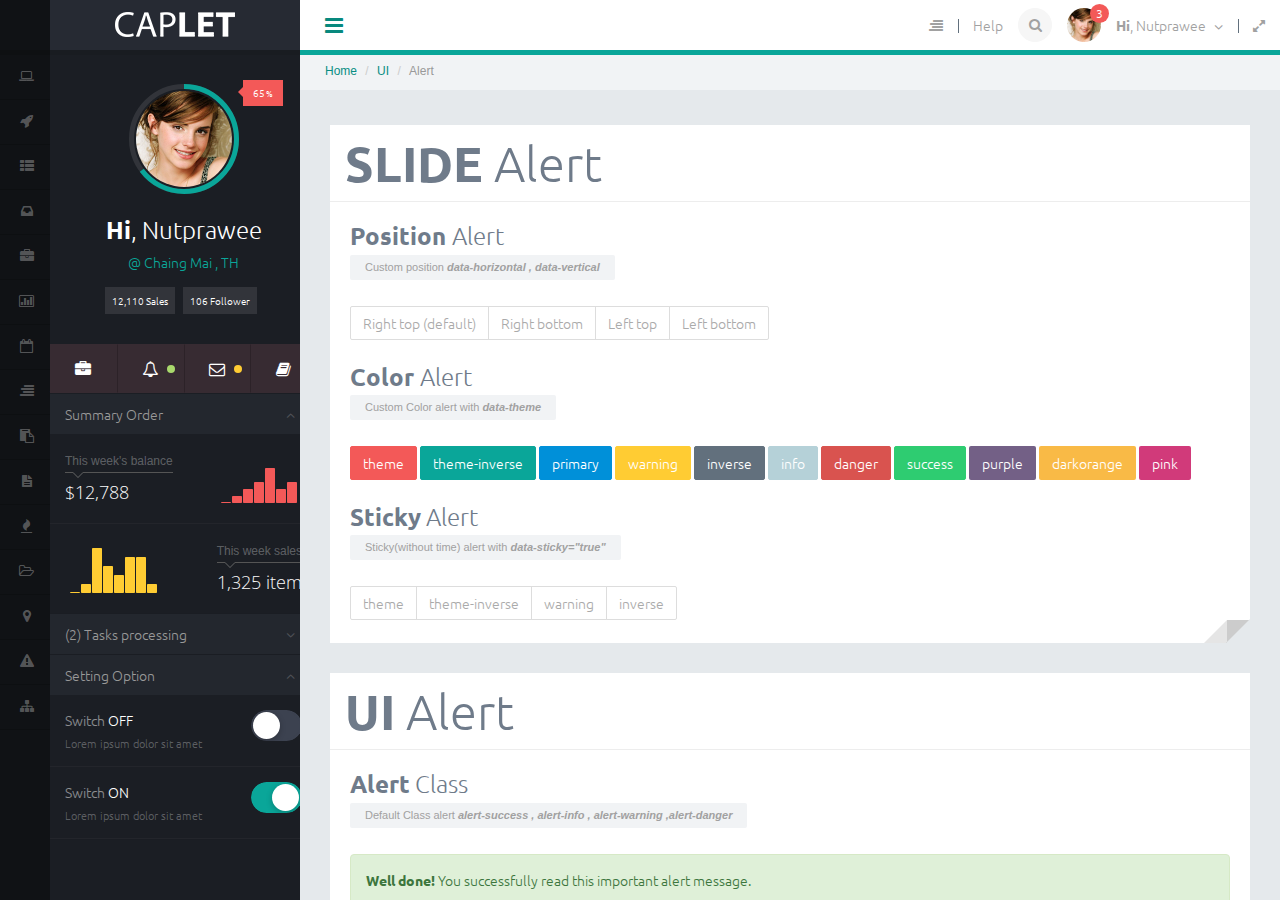
<file: HTML/ui_alert.html>
<!DOCTYPE html>
<html lang="en">
<head>
<!-- Meta information -->
<meta charset="utf-8">
<meta name="viewport" content="width=device-width, initial-scale=1, minimum-scale=1, maximum-scale=1">
<!-- Title-->
<title>CAPLET |  Admin HTML Themes</title>
<!-- Favicons -->
<link rel="apple-touch-icon-precomposed" sizes="144x144" href="assets/ico/apple-touch-icon-144-precomposed.png">
<link rel="apple-touch-icon-precomposed" sizes="114x114" href="assets/ico/apple-touch-icon-114-precomposed.png">
<link rel="apple-touch-icon-precomposed" sizes="72x72" href="assets/ico/apple-touch-icon-72-precomposed.png">
<link rel="apple-touch-icon-precomposed" href="assets/ico/apple-touch-icon-57-precomposed.png">
<link rel="shortcut icon" href="assets/ico/favicon.ico">
<!-- CSS Stylesheet-->
<link type="text/css" rel="stylesheet" href="assets/css/bootstrap/bootstrap.min.css" />
<link type="text/css" rel="stylesheet" href="assets/css/bootstrap/bootstrap-themes.css" />
<link type="text/css" rel="stylesheet" href="assets/css/style.css" />

<!-- Styleswitch if  you don't chang theme , you can delete -->
<link type="text/css" rel="alternate stylesheet" media="screen" title="style1" href="assets/css/styleTheme1.css" />
<link type="text/css" rel="alternate stylesheet" media="screen" title="style2" href="assets/css/styleTheme2.css" />
<link type="text/css" rel="alternate stylesheet" media="screen" title="style3" href="assets/css/styleTheme3.css" />
<link type="text/css" rel="alternate stylesheet" media="screen" title="style4" href="assets/css/styleTheme4.css" />

</head>
<body>
<div id="wrapper">
		<!--
		/////////////////////////////////////////////////////////////////////////
		//////////     HEADER  CONTENT     ///////////////
		//////////////////////////////////////////////////////////////////////
		-->
		<div id="header">
		
				<div class="logo-area clearfix">
						<a href="#" class="logo"></a>
				</div>
				<!-- //logo-area-->
				
				<div class="tools-bar">
						<ul class="nav navbar-nav nav-main-xs">
								<li><a href="#menu" class="icon-toolsbar"><i class="fa fa-bars"></i></a></li>
						</ul>
						<ul class="nav navbar-nav navbar-right tooltip-area">
								<li><a href="#menu-right" data-toggle="tooltip" title="Right Menu" data-container="body" data-placement="left"><i class="fa fa-align-right"></i></a></li>
								<li class="hidden-xs hidden-sm"><a href="#" class="h-seperate">Help</a></li>
								<li><button class="btn btn-circle btn-header-search" ><i class="fa fa-search"></i></button></li>
								<li><a href="#" class="nav-collapse avatar-header">
												<img alt="" src="assets/img/avatar.png"  class="circle">
												<span class="badge">3</span>
										</a>
								</li>
								<li class="dropdown">
										<a href="#" class="dropdown-toggle" data-toggle="dropdown" data-hover="dropdown">
											<em><strong>Hi</strong>, Nutprawee </em> <i class="dropdown-icon fa fa-angle-down"></i>
										</a>
										<ul class="dropdown-menu pull-right icon-right arrow">
												<li><a href="#"><i class="fa fa-user"></i> Profile</a></li>
												<li><a href="#"><i class="fa fa-cog"></i> Setting </a></li>
												<li><a href="#"><i class="fa fa-bookmark"></i> Bookmarks</a></li>
												<li><a href="#"><i class="fa fa-money"></i> Make a Deposit</a></li>
												<li class="divider"></li>
												<li><a href="#"><i class="fa fa-sign-out"></i> Signout </a></li>
										</ul>
										<!-- //dropdown-menu-->
								</li>
								<li class="visible-lg">
									<a href="#" class="h-seperate fullscreen" data-toggle="tooltip" title="Full Screen" data-container="body"  data-placement="left">
										<i class="fa fa-expand"></i>
									</a>
								</li>
						</ul>
				</div>
				<!-- //tools-bar-->
				
		</div>
		<!-- //header-->
		
		
		<!--
		/////////////////////////////////////////////////////////////////////////
		//////////     SLIDE LEFT CONTENT     //////////
		//////////////////////////////////////////////////////////////////////
		-->
		<div id="nav">
				<div id="nav-scroll">
						<div class="avatar-slide">
						
								<span class="easy-chart avatar-chart" data-color="theme-inverse" data-percent="69" data-track-color="rgba(255,255,255,0.1)" data-line-width="5" data-size="118">
										<span class="percent"></span>
										<img alt="" src="assets/img/avatar.png" class="circle">
								</span>
								<!-- //avatar-chart-->
								
								<div class="avatar-detail">
										<p><strong>Hi</strong>, Nutprawee</p>
										<p><a href="#">@ Chaing Mai , TH</a></p>
										<span>12,110 Sales</span>
										<span>106 Follower</span>
								</div>
								<!-- //avatar-detail-->
								
								<div class="avatar-link btn-group btn-group-justified">
										<a class="btn" href="profile.html"  title="Portfolio"><i class="fa fa-briefcase"></i></a>
										<a class="btn"  data-toggle="modal" href="#md-notification" title="Notification">
												<i class="fa fa-bell-o"></i><em class="green"></em>
										</a>
										<a class="btn"  data-toggle="modal" href="#md-messages"  title="Messages">
												<i class="fa fa-envelope-o"></i><em class="active"></em>
										</a>
										<a class="btn" href="#menu-right" title="Contact List"><i class="fa fa-book"></i></a>
								</div>
								<!-- //avatar-link-->
								
						</div>
						<!-- //avatar-slide-->
						
						
						<div class="widget-collapse dark">
								<header>
										<a data-toggle="collapse" href="#collapseSummary"><i class="collapse-caret fa fa-angle-up"></i> Summary Order </a>
								</header>
								<section class="collapse in" id="collapseSummary">
										<div class="collapse-boby" style="padding:0">
										
												<div class="widget-mini-chart align-xs-left">
														<div class="pull-right" >
																<div class="sparkline mini-chart" data-type="bar" data-color="theme" data-bar-width="10" data-height="35">2,3,4,5,7,4,5</div>
														</div>
														<p>This week's balance</p>
														<h4>$12,788</h4>
												</div>
												<!-- //widget-mini-chart -->
												
												<div class="widget-mini-chart align-xs-right">
														<div class="pull-left">
																<div class="sparkline mini-chart" data-type="bar" data-color="warning" data-bar-width="10" data-height="45">2,3,7,5,4,6,6,3</div>
														</div>
														<p>This week sales</p>
														<h4>1,325 item</h4>
												</div>
												<!-- //widget-mini-chart -->
												
										</div>
										<!-- //collapse-boby-->
										
								</section>
								<!-- //collapse-->
						</div>
						<!-- //widget-collapse-->
						
						
						
						<div class="widget-collapse dark">
								<header>
										<a data-toggle="collapse" href="#collapseTasks"><i class="collapse-caret fa fa-angle-down"></i> (2) Tasks processing </a>
								</header>
								<section class="collapse" id="collapseTasks">
								
										<div class="collapse-boby">
										
												<div class="widget-slider">
														<p>Upload status</p>
														<div class="progress progress-dark progress-xs tooltip-in">
																<div class="progress-bar bg-darkorange" aria-valuetransitiongoal="75"></div>
														</div>
														<label class="progress-label">Master.zip 4 / 5 </label>
														<!-- //progress-->
														
														<div class="progress progress-dark progress-xs">
																<div class="progress-bar bg-theme-inverse" aria-valuetransitiongoal="45"></div>
														</div>
														<label class="progress-label lasted">Profile 2 / 5 </label>
														<!-- //progress-->
														
												</div>
												<!-- //widget-slider-->
												
										</div>
										<!-- //collapse-boby-->
										
								</section>
								<!-- //collapse-->
						</div>
						<!-- //widget-collapse-->
						
						
						
						<div class="widget-collapse dark">
								<header>
										<a data-toggle="collapse" href="#collapseSetting"><i class="collapse-caret fa fa-angle-up"></i> Setting Option </a>
								</header>
								<section class="collapse in" id="collapseSetting">
										<div class="collapse-boby" style="padding:0">
										
												<ul class="widget-slide-setting">
														<li>
																<div class="ios-switch theme pull-right">
																		<div class="switch"><input type="checkbox" name="option"></div>
																</div>
																<label>Switch <span>OFF</span></label>
																<small>Lorem ipsum dolor sit amet</small>
														</li>
														<li>
																<div class="ios-switch theme-inverse pull-right">
																		<div class="switch"><input type="checkbox" name="option_1" checked></div>
																</div>
																<label>Switch <span>ON</span></label>
																<small>Lorem ipsum dolor sit amet</small>
														</li>
												</ul>
												<!-- //widget-slide-setting-->
												
										</div>
										<!-- //collapse-boby-->
										
								</section>
								<!-- //collapse-->
						</div>
						<!-- //widget-collapse-->
						
						
				</div>
				<!-- //nav-scroller-->
		</div>
		<!-- //nav-->
		
		
		<!--
		/////////////////////////////////////////////////////////////////////////
		//////////     TOP SEARCH CONTENT     ///////
		//////////////////////////////////////////////////////////////////////
		-->
		<div class="widget-top-search">
			<span class="icon"><a href="#" class="close-header-search"><i class="fa fa-times"></i></a></span>
			<form id="top-search">
					<h2><strong>Quick</strong> Search</h2>
					<div class="input-group">
							<input  type="text" name="q" placeholder="Find something..." class="form-control" />
							<span class="input-group-btn">
							<button class="btn" type="button" title="With Sound"><i class="fa fa-microphone"></i></button>
							<button class="btn" type="button" title="Visual Keyboard"><i class="fa fa-keyboard-o"></i></button>
							<button class="btn" type="button" title="Advance Search"><i class="fa fa-th"></i></button>
							</span>
					</div>
			</form>
		</div>
		<!-- //widget-top-search-->
		
		
		
		
		<!--
		/////////////////////////////////////////////////////////////////////////
		//////////     MAIN SHOW CONTENT     //////////
		//////////////////////////////////////////////////////////////////////
		-->
		<div id="main">
		
		
				<ol class="breadcrumb">
						<li><a href="#">Home</a></li>
						<li><a href="#">UI</a></li>
						<li class="active">Alert</li>
				</ol>
				<!-- //breadcrumb-->
				
				<div id="content">
				
						<div class="row">
						
								<div class="col-lg-12" >
								
										<section class="panel corner-flip">
												<header class="panel-heading">
														<h2><strong>Slide</strong> Alert </h2>
												</header>
												<div class="panel-tools panel-tools-mini color" align="right" data-toolscolor="theme">
														<ul class="tooltip-area">
																<li><a href="javascript:void(0)" class="btn btn-collapse" title="Collapse"><i class="fa fa-sort-amount-asc"></i></a></li>
																<li><a href="javascript:void(0)" class="btn btn-reload"  title="Reload"><i class="fa fa-retweet"></i></a></li>
																<li><a href="javascript:void(0)" class="btn btn-close" title="Close"><i class="fa fa-times"></i></a></li>
														</ul>
												</div>
												<div class="panel-body" style="padding-top:0">
																<textarea class="form-control" id="sms"  rows="5" style="display:none">
																	This is some editable heading<br>
																	Lorem ipsum dolor sit amet, consectetur adipiscing elit. 
																</textarea>
																<div class="divider">
																		<h3><strong>Position </strong>Alert</h3>
																		<label class="color">Custom position <strong><em>data-horizontal , data-vertical</em></strong></label>
																</div>
																<div class="btn-group">
																		<button type="button" class="btn btn-default notific" data-horizontal="top">Right top (default) </button>
																		<button type="button" class="btn btn-default notific" data-horizontal="bottom">Right bottom</button>
																		<button type="button" class="btn btn-default notific" data-vertical="left" data-horizontal="top">Left top</button>
																		<button type="button" class="btn btn-default notific" data-vertical="left" data-horizontal="bottom">Left bottom</button>
																</div>
																

																<div class="divider">
																		<h3><strong>Color </strong>Alert </h3>
																		<label class="color">Custom Color alert with <strong><em>data-theme</em></strong></label>
																</div>
																
																		<button type="button" class="btn btn-theme notific" data-horizontal="top" data-theme="theme">theme</button>
																		<button type="button" class="btn btn-theme-inverse notific" data-theme="theme-inverse">theme-inverse</button>
																		<button type="button" class="btn btn-primary notific" data-theme="primary" data-vertical="left" data-horizontal="top">primary</button>
																		<button type="button" class="btn btn-warning notific" data-theme="warning" data-vertical="left" data-horizontal="top">warning</button>
																		<button type="button" class="btn btn-inverse notific" data-theme="inverse"  data-vertical="left" data-horizontal="bottom">inverse</button>
																		<button type="button" class="btn btn-info notific" data-theme="info"  data-vertical="left">info</button>
																		<button type="button" class="btn btn-danger notific" data-theme="danger"  data-horizontal="top">danger</button>
																		<button type="button" class="btn btn-success notific" data-theme="success"  data-horizontal="bottom">success</button>
																		<button type="button" class="btn bg-purple notific" data-theme="purple"  data-horizontal="bottom">purple</button>
																		
																		<button type="button" class="btn bg-darkorange notific" data-theme="darkorange"  data-horizontal="bottom">darkorange</button>																		
																		<button type="button" class="btn bg-pink notific" data-theme="pink"  data-horizontal="bottom">pink</button>
																
																

																<div class="divider">
																		<h3><strong>Sticky</strong> Alert </h3>
																		<label class="color">Sticky(without time) alert  with <strong><em>data-sticky="true"</em></strong></label>
																</div>
																<div class="btn-group">
																		<button type="button" class="btn btn-default notific" data-horizontal="top" data-theme="theme" data-sticky="true">theme</button>
																		<button type="button" class="btn btn-default notific" data-theme="theme-inverse" data-sticky="true">theme-inverse</button>
																		<button type="button" class="btn btn-default notific" data-theme="warning" data-vertical="left" data-horizontal="top" data-sticky="true">warning</button>
																		<button type="button" class="btn btn-default notific" data-theme="inverse"  data-vertical="left" data-sticky="true">inverse</button>
																</div>
														
												</div>
										</section>			
										
										
										<section class="panel corner-flip">
												<header class="panel-heading">
														<h2><strong>UI</strong> Alert </h2>
												</header>
												<div class="panel-tools panel-tools-mini  color" align="right" data-toolscolor="theme-inverse">
														<ul class="tooltip-area">
																<li><a href="javascript:void(0)" class="btn btn-collapse" title="Collapse"><i class="fa fa-sort-amount-asc"></i></a></li>
																<li><a href="javascript:void(0)" class="btn btn-reload"  title="Reload"><i class="fa fa-retweet"></i></a></li>
																<li><a href="javascript:void(0)" class="btn btn-close" title="Close"><i class="fa fa-times"></i></a></li>
														</ul>
												</div>
												<div class="panel-body" style="padding-top:0">
														<div class="divider">
																<h3><strong>Alert</strong> class</h3>
																<label class="color">Default Class alert <strong><em>alert-success , alert-info , alert-warning ,alert-danger</em></strong></label>
														</div>
														
														<div class="alert alert-success">
																<strong>Well done!</strong> You successfully read this important alert message.
														</div>
														<div class="alert alert-info">
																<strong>Heads up!</strong> This alert needs your attention, but it's not super important.
														</div>
														<div class="alert alert-warning">
																<strong>Warning!</strong> Best check yo self, you're not looking too good.
														</div>
														<div class="alert alert-danger">
																<strong>Oh snap!</strong> Change a few things up and try submitting again.
														</div>
														<!-- //Default Class alert -->
														
														<hr>
														
														<div class="divider">
																<h3><strong>Alert </strong>cutom color</h3>
																<label class="color">Custom Color  with <strong><em>.bg-color</em></strong></label>
														</div>
														
														<div class="alert bg-success">
																<strong>Well done!</strong> You successfully read this important alert message.
														</div>
														<div class="alert bg-info">
																<strong>Heads up!</strong> This alert needs your attention, but it's not super important.
														</div>
														<div class="alert bg-warning">
																<strong>Warning!</strong> Best check yo self, you're not looking too good.
														</div>
														<div class="alert bg-danger">
																<strong>Oh snap!</strong> Change a few things up and try submitting again.
														</div>
														<div class="alert bg-darkorange">
																<strong>Custom Color !</strong> Best check yo self, you're not looking too good.
														</div>
														<div class="alert bg-pink">
																<strong>Custom Color !</strong> Change a few things up and try submitting again.
														</div>
														<!-- //Custom Color alert-->
												</div>
										</section>
							
								</div>
								<!-- //content > row > col-lg-12 -->				
									
						</div>
						<!-- //content > row-->
						
				</div>
				<!-- //content-->
				
				
		</div>
		<!-- //main-->
		
		
		
		<!--
		///////////////////////////////////////////////////////////////////
		//////////     MODAL MESSAGES     //////////
		///////////////////////////////////////////////////////////////
		-->
		<div id="md-messages" class="modal fade md-slideUp bg-theme-inverse" tabindex="-1" data-width="450">
				<div class="modal-header bd-theme-inverse-darken">
						<button type="button" class="close" data-dismiss="modal" aria-hidden="true"><i class="fa fa-times"></i></button>
						<h4 class="modal-title"><i class="fa fa-inbox"></i> Inbox messages</h4>
				</div>
				<!-- //modal-header-->
				<div class="modal-body" style="padding:0">
						<div class="widget-im">
								<ul>
										<li>
												<section  class="thumbnail-in">
														<div class="widget-im-tools tooltip-area pull-right">
																<span>
																		<i class="fa fa-paperclip"></i>
																</span>
																<span>
																		<i class="fa fa-reply-all"></i>
																</span>
																<span>
																		<a href="javascript:void(0)" class="im-delete" data-toggle="tooltip" title="Delete"><i class="fa fa-trash-o"></i></a>
																</span>
																<span>
																		<time datetime="2013-11-16">1 : 52 am</time>
																</span>
														</div>
														<h4><a href="javascript:void(0)">Edlado Holder</a>
														</h4>
														<div class="im-thumbnail"><img alt="" src="assets/img/avatar2.png" /></div>
														<label></label>
														<div class="pre-text"> Lorem ipsum dolor sit amet, consectetur adipisicing elit, sed do eiusmod tempor incididunt ut labore et dolore magna aliqua. </div>
												</section>
												<div class="im-confirm-group">
														<div class=" btn-group btn-group-justified">
																<a class="btn btn-inverse im-confirm" href="javascript:void(0)" data-confirm="yes">YES.</a>
																<a class="btn btn-theme im-confirm" href="javascript:void(0)" data-confirm="no">NO.</a>
														</div>
												</div>
										</li>
										<li>
												<section  class="thumbnail-in">
														<div class="widget-im-tools tooltip-area pull-right">
																<span>
																		<i class="fa fa-paperclip"></i>
																</span>
																<span>
																		<a href="javascript:void(0)" class="im-delete" data-toggle="tooltip" title="Delete"><i class="fa fa-trash-o"></i></a>
																</span>
																<span>
																		<time datetime="2013-11-16">12 : 00 pm</time>
																</span>
														</div>
														<h4><a href="javascript:void(0)">Laine Franchi</a>
														</h4>
														<div class="im-thumbnail"><i class="glyphicon glyphicon-user"></i></div>
														<div class="pre-text"> Lorem ipsum dolor sit amet, consectetur adipisicing elit, sed do eiusmod tempor incididunt ut labore et dolore magna aliqua. </div>
												</section>
												<div class="im-confirm-group">
														<div class=" btn-group btn-group-justified">
																<a class="btn btn-inverse im-confirm" href="javascript:void(0)" data-confirm="yes">YES.</a>
																<a class="btn btn-theme im-confirm" href="javascript:void(0)" data-confirm="no">NO.</a>
														</div>
												</div>
										</li>
										<li>
												<section class="thumbnail-in">
														<div class="widget-im-tools tooltip-area pull-right">
																<span>
																		<a href="javascript:void(0)" class="im-delete" data-toggle="tooltip" title="Delete"><i class="fa fa-trash-o"></i></a>
																</span>
																<span>
																		<time datetime="2013-11-16">4 : 45 pm</time>
																</span>
														</div>
														<h4><a href="javascript:void(0)">Cinda Collar</a>
														</h4>
														<div class="im-thumbnail"><img alt="" src="assets/img/avatar.png" /></div>
														<label data-color="theme"></label>
														<div class="pre-text"> Lorem ipsum dolor sit amet, consectetur adipisicing elit, sed do eiusmod tempor incididunt ut labore et dolore magna aliqua. </div>
												</section>
												<div class="im-confirm-group">
														<div class=" btn-group btn-group-justified">
																<a class="btn btn-inverse im-confirm" href="javascript:void(0)" data-confirm="yes">YES.</a>
																<a class="btn btn-theme im-confirm" href="javascript:void(0)" data-confirm="no">NO.</a>
														</div>
												</div>
										</li>
								</ul>
								<button class="btn btn-inverse btn-block btn-lg" title="See More"><i class="fa fa-plus"></i></button>
						</div>
						<!-- //widget-im-->
				</div>
				<!-- //modal-body-->
		</div>
		<!-- //modal-->
		
		
		
		<!--
		//////////////////////////////////////////////////////////////////////////
		//////////     MODAL NOTIFICATION     //////////
		//////////////////////////////////////////////////////////////////////
		-->
		<div id="md-notification" class="modal fade md-stickTop bg-danger" tabindex="-1" data-width="500">
				<div class="modal-header bd-danger-darken">
						<button type="button" class="close" data-dismiss="modal" aria-hidden="true"><i class="fa fa-times"></i></button>
						<h4 class="modal-title"><i class="fa fa-bell-o"></i> Notification</h4>
				</div>
				<!-- //modal-header-->
				<div class="modal-body" style="padding:0">
						<div class="widget-im notification">
								<ul>
										<li>
												<section class="thumbnail-in">
														<div class="widget-im-tools tooltip-area pull-right">
																<span>
																		<time class="timeago lasted" datetime="2014">when you opened the page</time>
																</span>
																<span>
																		<a href="javascript:void(0)" class="im-action" data-toggle="tooltip" data-placement="left" title="Action"><i class="fa fa-keyboard-o"></i></a>
																</span>
														</div>
														<h4>Your request approved</h4>
														<div class="im-thumbnail bg-theme-inverse"><i class="fa fa-check"></i></div>
														<div class="pre-text">One Button (click to remove this)</div>
												</section>
												<div class="im-confirm-group">
														<div class=" btn-group btn-group-justified">
																<a class="btn btn-inverse im-confirm" href="javascript:void(0)" data-confirm="accept">Accept.</a>
														</div>
												</div>
										</li>
										<li>
												<section class="thumbnail-in">
														<div class="widget-im-tools tooltip-area pull-right">
																<span>
																		<time class="timeago" datetime="2013-11-17T14:24:17Z">timeago</time>
																</span>
																<span>
																		<a href="javascript:void(0)" class="im-action" data-toggle="tooltip" data-placement="left" title="Action"><i class="fa fa-keyboard-o"></i></a>
																</span>
														</div>
														<h4>Dashboard new design!! you want to see now ? </h4>
														<div class="im-thumbnail bg-theme"><i class="fa fa-bell-o"></i></div>
														<div class="pre-text">Two Button (with link and click to close this) Lorem ipsum dolor sit amet, consectetur adipisicing elit, </div>
												</section>
												<div class="im-confirm-group">
														<div class=" btn-group btn-group-justified">
																<a class="btn btn-inverse" href="dashboard.html">Go Now.</a>
																<a class="btn btn-theme im-confirm" href="javascript:void(0)" data-confirm="no">Later.</a>
														</div>
												</div>
										</li>
										<li>
												<section class="thumbnail-in">
														<div class="widget-im-tools tooltip-area pull-right">
																<span>
																		<time class="timeago" datetime="2013-11-17T01:24:17Z">timeago</time>
																</span>
																<span>
																		<a href="javascript:void(0)" class="im-action" data-toggle="tooltip" data-placement="left" title="Action"><i class="fa fa-keyboard-o"></i></a>
																</span>
														</div>
														<h4>Error 404 <small>( File not  found )</small></h4>
														<div class="im-thumbnail bg-warning"><i class="fa fa-exclamation-triangle"></i></div>
														<div class="pre-text">Two Button (click to  action and remove) </div>
												</section>
												<div class="im-confirm-group">
														<div class=" btn-group btn-group-justified">
																<a class="btn btn-inverse im-confirm" href="javascript:void(0)" data-confirm="accept">Accept.</a>
																<a class="btn btn-theme im-confirm" href="javascript:void(0)" data-confirm="actionNow">Fixed now.</a>
														</div>
												</div>
										</li>
										<li>
												<section class="thumbnail-in">
														<div class="widget-im-tools tooltip-area pull-right">
																<span>
																		<time class="timeago" datetime="2013-09-17T09:24:17Z">timeago</time>
																</span>
																<span>
																		<a href="javascript:void(0)" class="im-action" data-toggle="tooltip" data-placement="left" title="Action"><i class="fa fa-keyboard-o"></i></a>
																</span>
														</div>
														<h4>Upgrade Premium ?</h4>
														<div class="im-thumbnail bg-inverse">
																<i class="fa fa-cogs"></i></div>
														<div class="pre-text"> Three button (test action) </div>
												</section>
												<div class="im-confirm-group">
														<div class=" btn-group btn-group-justified">
																<a class="btn btn-inverse im-confirm" href="javascript:void(0)" data-confirm="actionNow">Now.</a>
																<a class="btn btn-theme im-confirm" href="javascript:void(0)" data-confirm="no">Later.</a>
																<a class="btn btn-danger im-confirm" href="javascript:void(0)" data-confirm="yes">Delete.</a>
														</div>
												</div>
										</li>
								</ul>
						</div>
						<!-- //widget-im-->
				</div>
				<!-- //modal-body-->
		</div>
		<!-- //modal-->
		
		
		
		<!--
		//////////////////////////////////////////////////////////////
		//////////     LEFT NAV MENU     //////////
		///////////////////////////////////////////////////////////
		-->
		<nav id="menu">
				<ul>
						<li><span><i class="icon  fa fa-laptop"></i> Dashboard</span>
								<ul>
										<li><a href="dashboard.html"><i class="icon  fa fa-rocket"></i> First Design </a></li>
										<li><a href="dashboard2.html"><i class="icon  fa fa-th"></i> Dashboard New </a></li>
								</ul>
						</li>
						<li><a href="front/index.html"><i class="icon  fa fa-rocket"></i> Front End </a></li>
						<li><span><i class="icon  fa fa-th-list"></i> Layout</span>
								<ul>
										<li class="Label label-lg">Main Layout</li>
										<li><a href="alwayMenu.html"> Alway Left  Menu </a></li>
										<li><a href="hideUserPanel.html"> Hide User Panel </a></li>
										<li><a href="hideUserPanelIn.html"> Show & Hide</a></li>
										<li class="Label label-lg">Other Layout</li>
										<li><a href="topMenu.html"> Top Menu</a></li>
										<li><a href="footerShow.html"> Footer Show</a></li>
										<li><a href="footerMenu.html"> Footer with menu</a></li>
								</ul>
						</li>
						<li><a href="mailBox.html"><i class="icon  fa fa-inbox"></i> Mail</a></li>
						<li><span><i class="icon  fa fa-briefcase"></i> UI Element</span>
								<ul>
										<li><a href="ui.html"> UI </a></li>
										<li><a href="ui_button.html"> Button </a></li>
										<li><a href="ui_icon.html"> Fonts Icon</a></li>
										<li><a href="ui_slide.html"> Slide</a></li>
										<li><a href="ui_modal.html"> Modal</a></li>
										<li><a href="ui_panel.html"> Panel</a></li>
										<li><a href="ui_alert.html"> Alert</a></li>
										<li><a href="ui_typography.html"> Typography</a></li>
										<li><a href="ui_nestable.html"> Nestable</a></li>
								</ul>
						</li>
						<li><span><i class="icon  fa fa-bar-chart-o"></i> Chart </span>
								<ul>
										<li><a href="chartFlot.html"> Flot Chart</a></li>
										<li><a href="chartMorris.html"> Morris Chart</a></li>
										<li><a href="chartOther.html"> Other Chart</a></li>
								</ul>
						</li>
						<li><a href="calendar.html"><i class="icon  fa fa-calendar-o"></i> Calendar </a></li>
						<li><span><i class="icon  fa fa-align-right"></i>Off  Canvas  Menu</span>
								<ul>
										<li><a href="menu.html"> Position </a></li>
										<li><a href="menuOpen.html"> Touch to open</a></li>
										<li><a href="menuVertical.html"> Vertical Level</a></li>
										<li><span> Unlimited Level </span>
												<ul>
														<li><a href="#"> Level 3 </a></li>
														<li><a href="#"> Level 3 </a></li>
														<li><span> Level 4</span>
																<ul>
																		<li><a href="#"> Level 4 </a></li>
																		<li><a href="#"> Level 4 </a></li>
																</ul>
														</li>
												</ul>
										</li>
								</ul>
						</li>
						<li><span><i class="icon  fa fa-clipboard"></i> From</span>
								<ul>
										<li><a href="form.html">Form Basic</a></li>
										<li><a href="formComponents.html">Form Components</a></li>
										<li><a href="formValidate.html">Form Validate</a></li>
										<li><a href="formWizard.html">Form Wizard</a></li>
										<li><a href="formMutiselect.html">Form Mutiseletion</a></li>
										<li><a href="form_x_edit.html">Form x-edit</a></li>
										<li><a href="drop_upload.html">Drop Upload</a></li>
								</ul>
						</li>
						<li><a href="fileManager.html"><i class="icon  fa fa-file-text"></i> File Manager </a></li>
						<li><span><i class="icon  fa fa-fire"></i> Table</span>
								<ul>
										<li><a href="table.html">Table Basic</a></li>
										<li><a href="tableResponsive.html">Table Responsive</a></li>
										<li><a href="tableDynamic.html">Data Table</a></li>
								</ul>
						</li>
						<li><span><i class="icon  fa fa-folder-open-o"></i> Other Page</span>
								<ul>
										<li><a href="login.html"> login </a></li>
										<li><a href="lockscreen.html"> Lockscreen </a></li>
										<li><a href="images_manager.html"> Images Manager</a></li>
										<li><a href="gallery.html"> Gallery</a></li>
										<li><a href="timeline.html"> Timeline</a></li>
										<li><a href="profile.html"> Profile</a></li>
										<li><a href="blankPage.html"> Blank Page</a></li>
										<li><a href="page_invoice.html"> Invoice</a></li>
										<li><a href="page_search.html"> Search result</a></li>
										<li><a href="pages_pricing.html"> Pricing Table</a></li>
										<li><a href="register.html"> Register</a></li>
										<li><a href="page_chat.html"> Full Chat</a></li>
								</ul>
						</li>
						<li><a href="map.html"><i class="icon  fa fa-map-marker"></i> Maps</a></li>
						<li><a href="404.html"><i class="icon  fa fa-exclamation-triangle"></i> Error Pages</a></li>
						<li><a href="siteMap.html"><i class="icon  fa fa-sitemap"></i>Site Map</a></li>
				</ul>
		</nav>
		<!-- //nav left menu-->
		
		
		
		<!--
		/////////////////////////////////////////////////////////////////
		//////////     RIGHT NAV MENU     //////////
		/////////////////////////////////////////////////////////////
		-->
		<nav id="menu-right">
				<ul>
						<li class="Label label-lg">Theme color</li>
						<li>
							<span class="text-center">
								<div id="style1" class="color-themes col1"></div>
								<div id="style2" class="color-themes col2" ></div>
								<div id="style3" class="color-themes col3" ></div>
								<div id="style4" class="color-themes col4" ></div>
								<div id="none" class="color-themes col5" ></div>
							</span>
						</li>
						<li class="Label label-lg">Contact Group</li>
						<li data-counter-color="theme">
								<span><i class="icon fa fa-smile-o"></i> Friends</span>
								<ul>
										<li class="Label">A</li>
										<li class="img">
												<a href="#" class="online">
														<img alt="" src="assets/photos_preview/50/people/1.jpg" /> Alexa 
														<small>Johnson</small>
												</a>
										</li>
										<li class="img">
												<a href="#" class="busy">
														<img alt="" src="assets/photos_preview/50/people/2.jpg" /> Alexander 
														<small>Brown</small>
												</a>
										</li>
										<li class="Label">F</li>
										<li class="img">
												<a href="#">
														<img alt="" src="assets/photos_preview/50/people/3.jpg" /> Fred
														<small>Smith</small>
												</a>
										</li>
										<li class="Label">J</li>
										<li class="img">
												<a href="#">
														<img alt="" src="assets/photos_preview/50/people/4.jpg" /> James
														<small>Miller</small>
												</a>
										</li>
										<li class="img">
												<a href="#">
														<img alt="" src="assets/photos_preview/50/people/5.jpg" /> Jefferson
														<small>Jackson</small>
												</a>
										</li>
										<li class="img">
												<a href="#">
														<img alt="" src="assets/photos_preview/50/people/6.jpg" /> Jordan
														<small>Lee</small>
												</a>
										</li>
										<li class="Label">K</li>
										<li class="img">
												<a href="#" class="online">
														<img alt="" src="assets/photos_preview/50/people/7.jpg" /> Kim
														<small>Adams</small>
												</a>
										</li>
										<li class="Label">M</li>
										<li class="img">
												<a href="#">
														<img alt="" src="assets/photos_preview/50/people/8.jpg" /> Meagan
														<small>Miller</small>
												</a>
										</li>
										<li class="img">
												<a href="#" class="busy">
														<img alt="" src="assets/photos_preview/50/people/9.jpg" /> Melissa
														<small>Johnson</small>
												</a>
										</li>
										<li class="Label">N</li>
										<li class="img">
												<a href="#" class="online">
														<img alt="" src="assets/photos_preview/50/people/10.jpg" /> Nicole
														<small>Smith</small>
												</a>
										</li>
										<li class="Label">S</li>
										<li class="img">
												<a href="#" class="online">
														<img alt="" src="assets/photos_preview/50/people/1.jpg" /> Samantha
														<small>Harris</small>
												</a>
										</li>
										<li class="img">
												<a href="#" class="block">
														<img alt="" src="assets/photos_preview/50/people/2.jpg" /> Scott
														<small>Thompson</small>
												</a>
										</li>
								</ul>
						</li>
						<li>
								<span><i class="icon  fa fa-home"></i> Family</span>
								<ul>
										<li class="Label">A</li>
										<li class="img">
												<a href="#" class="busy">
														<img alt="" src="assets/photos_preview/50/people/3.jpg" /> Adam
														<small>White</small>
												</a>
										</li>
										<li class="Label">B</li>
										<li class="img">
												<a href="#" class="busy">
														<img alt="" src="assets/photos_preview/50/people/4.jpg" /> Ben
														<small>Robinson</small>
												</a>
										</li>
										<li class="img">
												<a href="#">
														<img alt="" src="assets/photos_preview/50/people/5.jpg" /> Bruce
														<small>Lee</small>
												</a>
										</li>
										<li class="Label">E</li>
										<li class="img">
												<a href="#">
														<img alt="" src="assets/photos_preview/50/people/6.jpg" /> Eddie
														<small>Williams</small>
												</a>
										</li>
										<li class="Label">J</li>
										<li class="img">
												<a href="#" class="online">
														<img alt="" src="assets/photos_preview/50/people/7.jpg" /> Jack
														<small>Johnson</small>
												</a>
										</li>
										<li class="img">
												<a href="#">
														<img alt="" src="assets/photos_preview/50/people/8.jpg" /> John
														<small>Jackman</small>
												</a>
										</li>
										<li class="Label">M</li>
										<li class="img">
												<a href="#">
														<img alt="" src="assets/photos_preview/50/people/9.jpg" /> Martina
														<small>Thompson</small>
												</a>
										</li>
										<li class="img">
												<a href="#" class="busy">
														<img alt="" src="assets/photos_preview/50/people/10.jpg" /> Matthew
														<small>Watson</small>
												</a>
										</li>
										<li class="Label">O</li>
										<li class="img">
												<a href="#" class="online">
														<img alt="" src="assets/photos_preview/50/people/1.jpg" /> Olivia
														<small>Taylor</small>
												</a>
										</li>
										<li class="img">
												<a href="#" class="online">
														<img alt="" src="assets/photos_preview/50/people/2.jpg" /> Owen
														<small>Wilson</small>
												</a>
										</li>
								</ul>
						</li>
						<li data-counter-color="theme-inverse">
								<span><i class="icon  fa fa-briefcase"></i> Work colleagues</span>
								<ul>
										<li class="Label">D</li>
										<li class="img">
												<a href="#">
														<img alt="" src="assets/photos_preview/50/people/3.jpg" /> David
														<small>Harris</small>
												</a>
										</li>
										<li class="img">
												<a href="#">
														<img alt="" src="assets/photos_preview/50/people/4.jpg" /> Dennis
														<small>King</small>
												</a>
										</li>
										<li class="Label">E</li>
										<li class="img">
												<a href="#" class="online">
														<img alt="" src="assets/photos_preview/50/people/5.jpg" /> Eliza
														<small>Walker</small>
												</a>
										</li>
										<li class="Label">L</li>
										<li class="img">
												<a href="#" class="busy">
														<img alt="" src="assets/photos_preview/50/people/6.jpg" /> Larry
														<small>Turner</small>
												</a>
										</li>
										<li class="img">
												<a href="#" class="online">
														<img alt="" src="assets/photos_preview/50/people/7.jpg" /> Lisa<br />
														<small>Wilson</small>
												</a>
										</li>
										<li class="Label">M</li>
										<li class="img">
												<a href="#">
														<img alt="" src="assets/photos_preview/50/people/8.jpg" /> Michael
														<small>Jordan</small>
												</a>
										</li>
										<li class="Label">R</li>
										<li class="img">
												<a href="#">
														<img alt="" src="assets/photos_preview/50/people/9.jpg" /> Rachelle
														<small>Cooper</small>
												</a>
										</li>
										<li class="img">
												<a href="#" class="online">
														<img alt="" src="assets/photos_preview/50/people/10.jpg" /> Rick
														<small>James</small>
												</a>
										</li>
								</ul>
						</li>
						<li class="Label label-lg">Total week Earnings</li>
						<li>
								<span><i class="icon  fa fa-bar-chart-o"></i> See This week</span>
								<ul>
										<li class="Label">themeforest</li>
										<li><span><i class="label label-warning pull-right">HTML</i> Earnings $395 </span></li>
										<li><span> Earnings $485 </span></li>
										<li><span><i class="label label-info pull-right">Wordpress</i> Earnings $1,589 </span></li>
										<li class="Label">codecanyon </li>
										<li><span><i class="label label-danger pull-right">Item 6537086</i> Earnings $897</span></li>
										<li><span>Sunday Earnings $395</span></li>
										<li class="Label">Other</li>
										<li><span><i class="label label-success  pull-right">up 35%</i> Total Earnings $5,025</span></li>
								</ul>
						</li>
						<li>
								<span>
									<div class="widget-mini-chart align-xs-right">
											<div class="pull-left">
													<div class="sparkline mini-chart" data-type="bar" data-color="warning" data-bar-width="10" data-height="45">2,3,7,5,4,6,6,3</div>
											</div>
											<p>This week Earnings</p>
											<h4>$11,987</h4>
									</div>
									<!-- //widget-mini-chart -->			
								</span>
						</li>
						<li class="Label label-lg">Processing </li>
						<li>
								<span>								
									<p>Server Processing</p>
									<div class="progress progress-dark progress-stripes progress-xs">
											<div class="progress-bar bg-danger" aria-valuetransitiongoal="37"></div>
									</div>
									<label class="progress-label">Today , CPU 37%</label>
									<!-- //progress-->
									<div class="progress progress-dark progress-xs">
											<div class="progress-bar bg-warning" aria-valuetransitiongoal="23"></div>
									</div>
									<label class="progress-label lasted">Today , Server load  22.85%</label>
									<!-- //progress-->
								</span>
						</li>
						<li class="Label label-lg">Quick Friends Chat </li>
						<li class="img">
								<a href="#" class="online">
										<img alt="" src="assets/photos_preview/50/people/1.jpg" /> Olivia
										<small>Taylor</small>
								</a>
						</li>
						<li class="img">
								<a href="#" class="online">
										<img alt="" src="assets/photos_preview/50/people/2.jpg" /> Owen
										<small>Wilson</small>
								</a>
						</li>
						<li class="img">
								<a href="#">
										<img alt="" src="assets/photos_preview/50/people/8.jpg" /> Meagan
										<small>Miller</small>
								</a>
						</li>
						<li class="img">
								<a href="#" class="busy">
										<img alt="" src="assets/photos_preview/50/people/9.jpg" /> Melissa
										<small>Johnson</small>
								</a>
						</li>
						<li class="img">
								<a href="#" class="online">
										<img alt="" src="assets/photos_preview/50/people/5.jpg" /> Samantha
										<small>Harris</small>
								</a>
						</li>
						<li class="Label label-lg">visitors Real Time</li>
						<li>
								<span>
									<div class="widget-chart">
											<div id="realtimeChart" class="demo-placeholder" style="height:150px"></div>
											<div id="realtimeChartCount" class="align-lg-center"><span>0</span> visitors on site </div>
									</div><!-- // widget-chart -->
								</span>
						</li>
				</ul>
		</nav>
		<!-- //nav right menu-->
		
		
</div>
<!-- //wrapper-->


<!--
////////////////////////////////////////////////////////////////////////
//////////     JAVASCRIPT  LIBRARY     //////////
/////////////////////////////////////////////////////////////////////
-->
		
<!-- Jquery Library -->
<script type="text/javascript" src="assets/js/jquery.min.js"></script>
<script type="text/javascript" src="assets/js/jquery.ui.min.js"></script>
<script type="text/javascript" src="assets/plugins/bootstrap/bootstrap.min.js"></script>
<!-- Modernizr Library For HTML5 And CSS3 -->
<script type="text/javascript" src="assets/js/modernizr/modernizr.js"></script>
<script type="text/javascript" src="assets/plugins/mmenu/jquery.mmenu.js"></script>
<script type="text/javascript" src="assets/js/styleswitch.js"></script>
<!-- Library 10+ Form plugins-->
<script type="text/javascript" src="assets/plugins/form/form.js"></script>
<!-- Datetime plugins -->
<script type="text/javascript" src="assets/plugins/datetime/datetime.js"></script>
<!-- Library Chart-->
<script type="text/javascript" src="assets/plugins/chart/chart.js"></script>
<!-- Library  5+ plugins for bootstrap -->
<script type="text/javascript" src="assets/plugins/pluginsForBS/pluginsForBS.js"></script>
<!-- Library 10+ miscellaneous plugins -->
<script type="text/javascript" src="assets/plugins/miscellaneous/miscellaneous.js"></script>
<!-- Library Themes Customize-->
<script type="text/javascript" src="assets/js/caplet.custom.js"></script>
<script type="text/javascript">
    $(function() {

		setTimeout(function () { $.notific8('My notification message goes here.') }, 2000);
		
		 $(".notific").on('click',function(){
			var nclick=$(this), data=nclick.data();
			data.verticalEdge=data.vertical || 'right';
			data.horizontalEdge=data.horizontal  || 'top';
			$.notific8($("#sms").val(), data)	;
		});
		 
	});
</script>
</body>
</html>
</file>
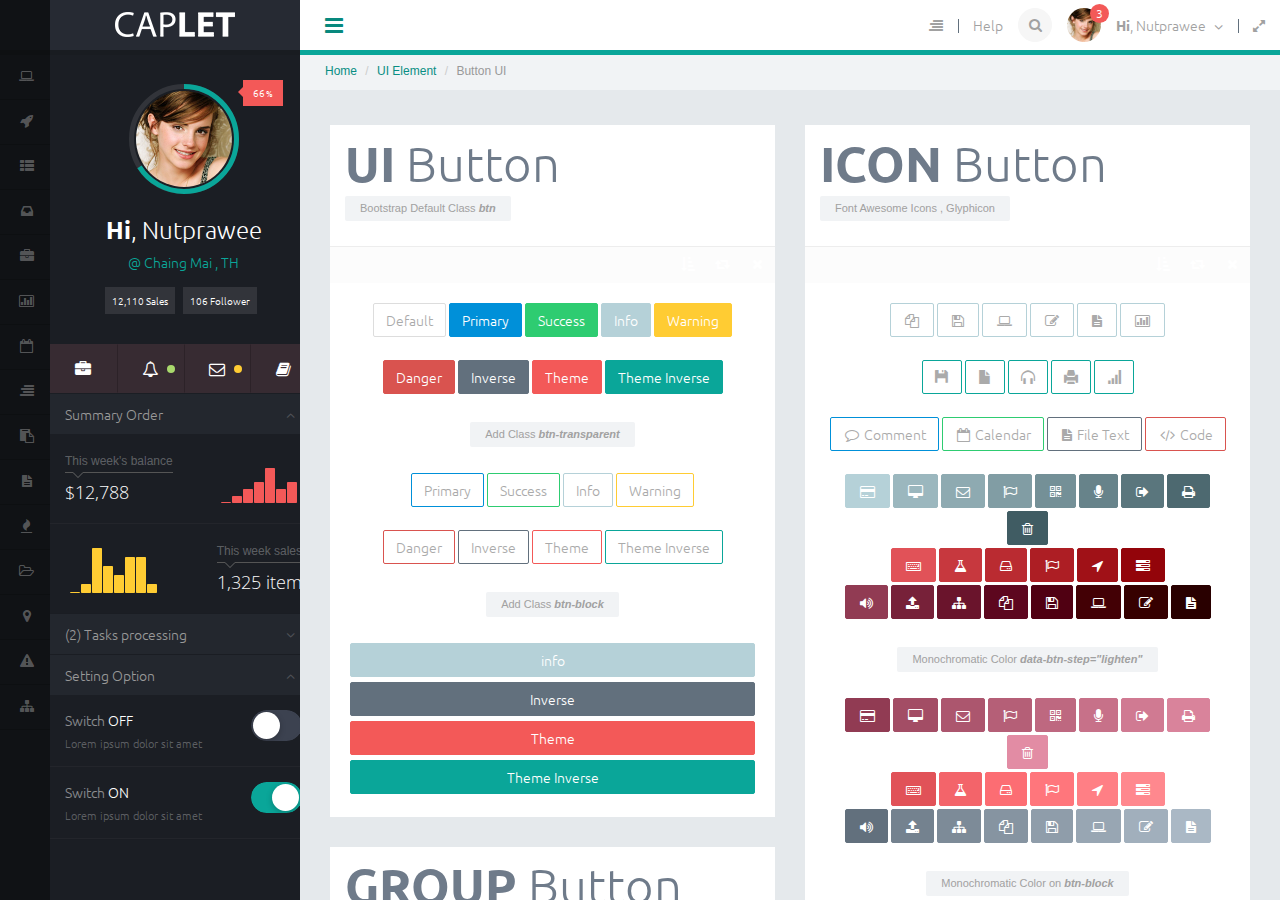
<file: HTML/ui_button.html>
<!DOCTYPE html>
<html lang="en">
<head>

<!-- Meta information -->
<meta charset="utf-8">
<meta name="viewport" content="width=device-width, initial-scale=1, minimum-scale=1, maximum-scale=1">

<!-- Title-->
<title>CAPLET |  Admin HTML Themes</title>

<!-- Favicons -->
<link rel="apple-touch-icon-precomposed" sizes="144x144" href="assets/ico/apple-touch-icon-144-precomposed.png">
<link rel="apple-touch-icon-precomposed" sizes="114x114" href="assets/ico/apple-touch-icon-114-precomposed.png">
<link rel="apple-touch-icon-precomposed" sizes="72x72" href="assets/ico/apple-touch-icon-72-precomposed.png">
<link rel="apple-touch-icon-precomposed" href="assets/ico/apple-touch-icon-57-precomposed.png">
<link rel="shortcut icon" href="assets/ico/favicon.ico">

<!-- CSS Stylesheet-->
<link type="text/css" rel="stylesheet" href="assets/css/bootstrap/bootstrap.min.css" />
<link type="text/css" rel="stylesheet" href="assets/css/bootstrap/bootstrap-themes.css" />
<link type="text/css" rel="stylesheet" href="assets/css/style.css" />

<!-- Styleswitch if  you don't chang theme , you can delete -->
<link type="text/css" rel="alternate stylesheet" media="screen" title="style1" href="assets/css/styleTheme1.css" />
<link type="text/css" rel="alternate stylesheet" media="screen" title="style2" href="assets/css/styleTheme2.css" />
<link type="text/css" rel="alternate stylesheet" media="screen" title="style3" href="assets/css/styleTheme3.css" />
<link type="text/css" rel="alternate stylesheet" media="screen" title="style4" href="assets/css/styleTheme4.css" />

</head>
<body>
<div id="wrapper">
		<!--
		/////////////////////////////////////////////////////////////////////////
		//////////     HEADER  CONTENT     ///////////////
		//////////////////////////////////////////////////////////////////////
		-->
		<div id="header">
		
				<div class="logo-area clearfix">
						<a href="#" class="logo"></a>
				</div>
				<!-- //logo-area-->
				
				<div class="tools-bar">
						<ul class="nav navbar-nav nav-main-xs">
								<li><a href="#menu" class="icon-toolsbar"><i class="fa fa-bars"></i></a></li>
						</ul>
						<ul class="nav navbar-nav navbar-right tooltip-area">
								<li><a href="#menu-right" data-toggle="tooltip" title="Right Menu" data-container="body" data-placement="left"><i class="fa fa-align-right"></i></a></li>
								<li class="hidden-xs hidden-sm"><a href="#" class="h-seperate">Help</a></li>
								<li><button class="btn btn-circle btn-header-search" ><i class="fa fa-search"></i></button></li>
								<li><a href="#" class="nav-collapse avatar-header">
												<img alt="" src="assets/img/avatar.png"  class="circle">
												<span class="badge">3</span>
										</a>
								</li>
								<li class="dropdown">
										<a href="#" class="dropdown-toggle" data-toggle="dropdown" data-hover="dropdown">
											<em><strong>Hi</strong>, Nutprawee </em> <i class="dropdown-icon fa fa-angle-down"></i>
										</a>
										<ul class="dropdown-menu pull-right icon-right arrow">
												<li><a href="#"><i class="fa fa-user"></i> Profile</a></li>
												<li><a href="#"><i class="fa fa-cog"></i> Setting </a></li>
												<li><a href="#"><i class="fa fa-bookmark"></i> Bookmarks</a></li>
												<li><a href="#"><i class="fa fa-money"></i> Make a Deposit</a></li>
												<li class="divider"></li>
												<li><a href="#"><i class="fa fa-sign-out"></i> Signout </a></li>
										</ul>
										<!-- //dropdown-menu-->
								</li>
								<li class="visible-lg">
									<a href="#" class="h-seperate fullscreen" data-toggle="tooltip" title="Full Screen" data-container="body"  data-placement="left">
										<i class="fa fa-expand"></i>
									</a>
								</li>
						</ul>
				</div>
				<!-- //tools-bar-->
				
		</div>
		<!-- //header-->
		
		
		<!--
		/////////////////////////////////////////////////////////////////////////
		//////////     SLIDE LEFT CONTENT     //////////
		//////////////////////////////////////////////////////////////////////
		-->
		<div id="nav">
				<div id="nav-scroll">
						<div class="avatar-slide">
						
								<span class="easy-chart avatar-chart" data-color="theme-inverse" data-percent="69" data-track-color="rgba(255,255,255,0.1)" data-line-width="5" data-size="118">
										<span class="percent"></span>
										<img alt="" src="assets/img/avatar.png" class="circle">
								</span>
								<!-- //avatar-chart-->
								
								<div class="avatar-detail">
										<p><strong>Hi</strong>, Nutprawee</p>
										<p><a href="#">@ Chaing Mai , TH</a></p>
										<span>12,110 Sales</span>
										<span>106 Follower</span>
								</div>
								<!-- //avatar-detail-->
								
								<div class="avatar-link btn-group btn-group-justified">
										<a class="btn" href="profile.html"  title="Portfolio"><i class="fa fa-briefcase"></i></a>
										<a class="btn"  data-toggle="modal" href="#md-notification" title="Notification">
												<i class="fa fa-bell-o"></i><em class="green"></em>
										</a>
										<a class="btn"  data-toggle="modal" href="#md-messages"  title="Messages">
												<i class="fa fa-envelope-o"></i><em class="active"></em>
										</a>
										<a class="btn" href="#menu-right" title="Contact List"><i class="fa fa-book"></i></a>
								</div>
								<!-- //avatar-link-->
								
						</div>
						<!-- //avatar-slide-->
						
						
						<div class="widget-collapse dark">
								<header>
										<a data-toggle="collapse" href="#collapseSummary"><i class="collapse-caret fa fa-angle-up"></i> Summary Order </a>
								</header>
								<section class="collapse in" id="collapseSummary">
										<div class="collapse-boby" style="padding:0">
										
												<div class="widget-mini-chart align-xs-left">
														<div class="pull-right" >
																<div class="sparkline mini-chart" data-type="bar" data-color="theme" data-bar-width="10" data-height="35">2,3,4,5,7,4,5</div>
														</div>
														<p>This week's balance</p>
														<h4>$12,788</h4>
												</div>
												<!-- //widget-mini-chart -->
												
												<div class="widget-mini-chart align-xs-right">
														<div class="pull-left">
																<div class="sparkline mini-chart" data-type="bar" data-color="warning" data-bar-width="10" data-height="45">2,3,7,5,4,6,6,3</div>
														</div>
														<p>This week sales</p>
														<h4>1,325 item</h4>
												</div>
												<!-- //widget-mini-chart -->
												
										</div>
										<!-- //collapse-boby-->
										
								</section>
								<!-- //collapse-->
						</div>
						<!-- //widget-collapse-->
						
						
						
						<div class="widget-collapse dark">
								<header>
										<a data-toggle="collapse" href="#collapseTasks"><i class="collapse-caret fa fa-angle-down"></i> (2) Tasks processing </a>
								</header>
								<section class="collapse" id="collapseTasks">
								
										<div class="collapse-boby">
										
												<div class="widget-slider">
														<p>Upload status</p>
														<div class="progress progress-dark progress-xs tooltip-in">
																<div class="progress-bar bg-darkorange" aria-valuetransitiongoal="75"></div>
														</div>
														<label class="progress-label">Master.zip 4 / 5 </label>
														<!-- //progress-->
														
														<div class="progress progress-dark progress-xs">
																<div class="progress-bar bg-theme-inverse" aria-valuetransitiongoal="45"></div>
														</div>
														<label class="progress-label lasted">Profile 2 / 5 </label>
														<!-- //progress-->
														
												</div>
												<!-- //widget-slider-->
												
										</div>
										<!-- //collapse-boby-->
										
								</section>
								<!-- //collapse-->
						</div>
						<!-- //widget-collapse-->
						
						
						
						<div class="widget-collapse dark">
								<header>
										<a data-toggle="collapse" href="#collapseSetting"><i class="collapse-caret fa fa-angle-up"></i> Setting Option </a>
								</header>
								<section class="collapse in" id="collapseSetting">
										<div class="collapse-boby" style="padding:0">
										
												<ul class="widget-slide-setting">
														<li>
																<div class="ios-switch theme pull-right">
																		<div class="switch"><input type="checkbox" name="option"></div>
																</div>
																<label>Switch <span>OFF</span></label>
																<small>Lorem ipsum dolor sit amet</small>
														</li>
														<li>
																<div class="ios-switch theme-inverse pull-right">
																		<div class="switch"><input type="checkbox" name="option_1" checked></div>
																</div>
																<label>Switch <span>ON</span></label>
																<small>Lorem ipsum dolor sit amet</small>
														</li>
												</ul>
												<!-- //widget-slide-setting-->
												
										</div>
										<!-- //collapse-boby-->
										
								</section>
								<!-- //collapse-->
						</div>
						<!-- //widget-collapse-->
						
						
				</div>
				<!-- //nav-scroller-->
		</div>
		<!-- //nav-->
		
		
		<!--
		/////////////////////////////////////////////////////////////////////////
		//////////     TOP SEARCH CONTENT     ///////
		//////////////////////////////////////////////////////////////////////
		-->
		<div class="widget-top-search">
			<span class="icon"><a href="#" class="close-header-search"><i class="fa fa-times"></i></a></span>
			<form id="top-search">
					<h2><strong>Quick</strong> Search</h2>
					<div class="input-group">
							<input  type="text" name="q" placeholder="Find something..." class="form-control" />
							<span class="input-group-btn">
							<button class="btn" type="button" title="With Sound"><i class="fa fa-microphone"></i></button>
							<button class="btn" type="button" title="Visual Keyboard"><i class="fa fa-keyboard-o"></i></button>
							<button class="btn" type="button" title="Advance Search"><i class="fa fa-th"></i></button>
							</span>
					</div>
			</form>
		</div>
		<!-- //widget-top-search-->
		
		
		
		
		<!--
		/////////////////////////////////////////////////////////////////////////
		//////////     MAIN SHOW CONTENT     //////////
		//////////////////////////////////////////////////////////////////////
		-->
		<div id="main">
		
		
				<ol class="breadcrumb">
						<li><a href="#">Home</a></li>
						<li><a href="#">UI Element</a></li>
						<li class="active">Button UI</li>
				</ol>
				<!-- //breadcrumb-->
				
				<div id="content">
				
						<div class="row">
						
								<div class="col-lg-6">
									
										<section class="panel">
												<header class="panel-heading">
														<h2><strong>Ui</strong> Button </h2>
														<label class="color">Bootstrap Default  Class <em><strong> btn </strong></em></label>
												</header>
												<div class="panel-tools fully color" align="right" data-toolscolor="#1ABC9B">
														<ul class="tooltip-area">
																<li><a href="javascript:void(0)" class="btn btn-collapse" title="Collapse"><i class="fa fa-sort-amount-asc"></i></a></li>
																<li><a href="javascript:void(0)" class="btn btn-reload"  title="Reload"><i class="fa fa-retweet"></i></a></li>
																<li><a href="javascript:void(0)" class="btn btn-close" title="Close"><i class="fa fa-times"></i></a></li>
														</ul>
												</div>
												<div class="panel-body align-xs-center">
														<button type="button" class="btn btn-default">Default</button>
														<button type="button" class="btn btn-primary">Primary</button>
														<button type="button" class="btn btn-success">Success</button>
														<button type="button" class="btn btn-info">Info</button>
														<button type="button" class="btn btn-warning">Warning</button>
														<br>
														<br>
														<button type="button" class="btn btn-danger">Danger</button>
														<button type="button" class="btn btn-inverse">Inverse</button>
														<button type="button" class="btn btn-theme">Theme</button>
														<button type="button" class="btn btn-theme-inverse">Theme Inverse</button>
														<div class="divider">
																<label class="color"> Add Class<em><strong> btn-transparent </strong></em></label>
														</div>
														<button type="button" class="btn btn-primary btn-transparent">Primary</button>
														<button type="button" class="btn btn-success btn-transparent">Success</button>
														<button type="button" class="btn btn-info btn-transparent">Info</button>
														<button type="button" class="btn btn-warning btn-transparent">Warning</button>
														<br>
														<br>
														<button type="button" class="btn btn-danger btn-transparent">Danger</button>
														<button type="button" class="btn btn-inverse btn-transparent">Inverse</button>
														<button type="button" class="btn btn-theme btn-transparent">Theme</button>
														<button type="button" class="btn btn-theme-inverse btn-transparent">Theme Inverse</button>
														<div class="divider">
																<label class="color"> Add Class<em><strong> btn-block </strong></em></label>
														</div>
														<button type="button" class="btn btn-info btn-block">info</button>
														<button type="button" class="btn btn-inverse btn-block">Inverse</button>
														<button type="button" class="btn btn-theme btn-block">Theme</button>
														<button type="button" class="btn btn-theme-inverse btn-block">Theme Inverse</button>
												</div>
										</section>


										<section class="panel">
												<header class="panel-heading">
														<h2><strong>Group</strong> Button </h2>
														<label class="color">Default  Class  with<em><strong> .btn </strong></em> in <em><strong> .btn-group.</strong></em></label>
												</header>
												<div class="panel-tools fully color" align="right" data-toolscolor="#1ABC9B">
														<ul class="tooltip-area">
																<li><a href="javascript:void(0)" class="btn btn-collapse" title="Collapse"><i class="fa fa-sort-amount-asc"></i></a></li>
																<li><a href="javascript:void(0)" class="btn btn-reload"  title="Reload"><i class="fa fa-retweet"></i></a></li>
																<li><a href="javascript:void(0)" class="btn btn-close" title="Close"><i class="fa fa-times"></i></a></li>
														</ul>
												</div>
												<div class="panel-body align-xs-center">
														<div class="btn-group">
																<button type="button" class="btn btn-default">Categories</button>
																<button type="button" class="btn btn-default">Game</button>
																<button type="button" class="btn btn-default">Kids</button>
																<button type="button" class="btn btn-default">Newsstand</button>
														</div>
														<br>
														<br>
														<div class="btn-group">
																<button type="button" class="btn btn-info">Detail</button>
																<button type="button" class="btn btn-info active">Reviews</button>
																<button type="button" class="btn btn-info">Related</button>
																<button type="button" class="btn btn-info">Theme Popular</button>
																<div class="btn-group">
																		<button type="button" class="btn btn-info dropdown-toggle" data-toggle="dropdown"> More <span class="caret"></span> </button>
																		<ul class="dropdown-menu pull-right">
																				<li><a href="#">Dropdown link</a></li>
																				<li><a href="#">Dropdown link</a></li>
																		</ul>
																</div>
														</div>
														<br>
														<br>
														<div class="btn-group">
																<button type="button" class="btn btn-theme">Detail</button>
																<button type="button" class="btn btn-theme">Reviews</button>
																<button type="button" class="btn btn-theme">Related</button>
																<button type="button" class="btn btn-theme active">Theme Popular</button>
														</div>
														<br>
														<br>
														<div class="btn-group">
																<button type="button" class="btn btn-theme-inverse active">Detail</button>
																<button type="button" class="btn btn-theme-inverse">Reviews</button>
																<button type="button" class="btn btn-theme-inverse">Related</button>
																<button type="button" class="btn btn-theme-inverse">Theme Popular</button>
														</div>
														<div class="divider">
																<label class="color"><strong>Monochromatic Color</strong> Button Group</label>
														</div>
														<div class="btn-group" data-btn-group="monochromatic" data-btn-color="#41CAC0">
																<button type="button" class="btn">Categories</button>
																<button type="button" class="btn">Game</button>
																<button type="button" class="btn">Kids</button>
																<button type="button" class="btn">Newsstand</button>
																<button type="button" class="btn">More</button>
														</div>
														<br>
														<br>
														<div class="btn-group" data-btn-group="monochromatic" data-btn-color="#9D8AC7">
																<button type="button" class="btn">Today</button>
																<button type="button" class="btn">All</button>
																<button type="button" class="btn">Missed</button>
														</div>
														<br>
														<br>
														<div class="divider">
																<label class="color">Monochromatic Color<em><strong> data-btn-step="lighten"</strong></em></label>
														</div>
														<div class="btn-group" data-btn-group="monochromatic" data-btn-color="#FDC66B" data-btn-step="lighten" data-btn-fcolor="#DFA84D">
																<button type="button" class="btn">All</button>
																<button type="button" class="btn">Not  on This</button>
																<div class="btn-group">
																		<button type="button" class="btn btn-transparent  dropdown-toggle" data-toggle="dropdown"> More</button>
																		<ul class="dropdown-menu pull-right">
																				<li><a href="#">Dropdown link</a></li>
																				<li><a href="#">Dropdown link</a></li>
																		</ul>
																</div>
														</div>
														<br>
														<br>
														<div class="btn-group" data-btn-group="monochromatic" data-btn-color="#913B53" data-btn-step="lighten">
																<button type="button" class="btn">Detail</button>
																<button type="button" class="btn">Reviews</button>
																<button type="button" class="btn">Related</button>
																<button type="button" class="btn">Theme Popular</button>
														</div>
														<div class="divider">
																<label class="color"><strong>Transparent</strong> Button Group</label>
														</div>
														<div class="btn-group">
																<button type="button" class="btn btn-success btn-transparent active">Paid</button>
																<button type="button" class="btn btn-success btn-transparent">Free</button>
																<button type="button" class="btn btn-success btn-transparent ">Top Grossing</button>
														</div>
														<br>
														<br>
														<div class="btn-group">
																<button type="button" class="btn btn-info btn-transparent">Paid</button>
																<button type="button" class="btn btn-info btn-transparent active">Free</button>
																<button type="button" class="btn btn-info btn-transparent ">Top Grossing</button>
														</div>
														<br>
														<br>
														<div class="btn-group">
																<button type="button" class="btn btn-inverse btn-transparent">Today</button>
																<button type="button" class="btn btn-inverse btn-transparent">All</button>
																<button type="button" class="btn btn-inverse btn-transparent  active">Missed</button>
																<div class="btn-group">
																		<button type="button" class="btn btn-inverse btn-transparent  dropdown-toggle" data-toggle="dropdown"> More</button>
																		<ul class="dropdown-menu pull-right">
																				<li><a href="#">Dropdown link</a></li>
																				<li><a href="#">Dropdown link</a></li>
																		</ul>
																</div>
														</div>
														<br>
														<br>
														<div class="btn-group">
																<button type="button" class="btn btn-theme btn-transparent active">Paid</button>
																<button type="button" class="btn btn-theme btn-transparent">Free</button>
																<button type="button" class="btn btn-theme btn-transparent ">Top Grossing</button>
														</div>
														<div class="divider">
																<label class="color">Button Group Class<em><strong> btn-group-justified </strong></em></label>
														</div>
														<div class="btn-group btn-group-justified"> 
																<a href="javascript:void(0)" class="btn btn-warning btn-transparent active">Paid</a> 
																<a href="javascript:void(0)" class="btn btn-warning btn-transparent">Free</a>
																 <a href="javascript:void(0)" class="btn btn-warning btn-transparent ">Top Grossing</a>
														 </div>
														<br>
														<div class="btn-group btn-group-justified">
																<a href="javascript:void(0)" class="btn btn-theme-inverse btn-transparent ">Paid</a>
																<a href="javascript:void(0)" class="btn btn-theme-inverse btn-transparent active">Free</a>
																<a href="javascript:void(0)" class="btn btn-theme-inverse btn-transparent ">Top Grossing</a>
														</div>
														<br>
														<div class="btn-group btn-group-justified">
																<a href="javascript:void(0)" class="btn btn-inverse btn-transparent ">All</a>
																<a href="javascript:void(0)" class="btn btn-inverse btn-transparent  active">Not  on This</a>
														</div>
														<div class="divider">
																<label class="color">Button Group with in<em><strong> btn-toolbar</strong></em> </label>
														</div>
														<div class="btn-toolbar" role="toolbar">
																<div class="btn-group">
																		<button type="button" class="btn btn-theme">1</button>
																		<button type="button" class="btn btn-theme">2</button>
																		<button type="button" class="btn btn-theme">3</button>
																		<button type="button" class="btn btn-theme">4</button>
																</div>
																<div class="btn-group">
																		<button type="button" class="btn btn-theme">5</button>
																		<button type="button" class="btn btn-theme">6</button>
																		<button type="button" class="btn btn-theme">7</button>
																</div>
																<div class="btn-group">
																		<button type="button" class="btn btn-theme">8</button>
																</div>
														</div>
												</div>
										</section>
								</div>
								<div class="col-lg-6">
										<section class="panel">
												<header class="panel-heading">
														<h2><strong>Icon</strong> Button </h2>
														<label class="color">Font Awesome Icons , Glyphicon </label>
												</header>
												<div class="panel-tools fully color" align="right" data-toolscolor="inverse">
														<ul class="tooltip-area">
																<li><a href="javascript:void(0)" class="btn btn-collapse" title="Collapse"><i class="fa fa-sort-amount-asc"></i></a></li>
																<li><a href="javascript:void(0)" class="btn btn-reload"  title="Reload"><i class="fa fa-retweet"></i></a></li>
																<li><a href="javascript:void(0)" class="btn btn-close" title="Close"><i class="fa fa-times"></i></a></li>
														</ul>
												</div>
												<div class="panel-body align-xs-center">
														<button type="button" class="btn btn-info btn-transparent"><i class="fa fa-files-o"></i></button>
														<button type="button" class="btn btn-info btn-transparent"><i class="fa fa-floppy-o"></i></button>
														<button type="button" class="btn btn-info btn-transparent"><i class="fa fa-laptop"></i></button>
														<button type="button" class="btn btn-info btn-transparent"><i class="fa fa-pencil-square-o"></i></button>
														<button type="button" class="btn btn-info btn-transparent"><i class="fa fa-file-text"></i></button>
														<button type="button" class="btn btn-info btn-transparent"><i class="fa fa-bar-chart-o"></i></button>
														<br>
														<br>
														<button type="button" class="btn btn-theme-inverse btn-transparent"><i class="glyphicon glyphicon-floppy-disk"></i></button>
														<button type="button" class="btn btn-theme-inverse btn-transparent"><i class="glyphicon glyphicon-file"></i></button>
														<button type="button" class="btn btn-theme-inverse btn-transparent"><i class="glyphicon glyphicon-headphones"></i></button>
														<button type="button" class="btn btn-theme-inverse btn-transparent"><i class="glyphicon glyphicon-print"></i></button>
														<button type="button" class="btn btn-theme-inverse btn-transparent"><i class="glyphicon glyphicon-signal"></i></button>
														
														<br>
														<br>
														<button type="button" class="btn btn-primary btn-transparent"><i class="fa fa-comment-o"></i> Comment</button>
														<button type="button" class="btn btn-success btn-transparent"><i class="fa fa-calendar-o"></i> Calendar</button>
														<button type="button" class="btn btn-inverse btn-transparent"><i class="fa fa-file-text"></i> File Text</button>
														<button type="button" class="btn btn-danger btn-transparent"><i class="fa fa-code"></i> Code</button>
														<br>
														<br>
														<div data-btn-group="monochromatic" data-btn-color="info">
																<button type="button" class="btn"><i class="fa fa-credit-card"></i></button>
																<button type="button" class="btn"><i class="fa fa-desktop "></i></button>
																<button type="button" class="btn"><i class="fa fa-envelope-o"></i></button>
																<button type="button" class="btn"><i class="fa fa-flag-o"></i></button>
																<button type="button" class="btn"><i class="fa fa-qrcode"></i></button>
																<button type="button" class="btn"><i class="fa fa-microphone"></i></button>
																<button type="button" class="btn"><i class="fa fa-sign-out"></i></button>
																<button type="button" class="btn"><i class="fa fa-print "></i></button>
																<button type="button" class="btn"><i class="fa fa-trash-o"></i></button>
														</div>
														<div data-btn-group="monochromatic" data-btn-color="danger">
																<button type="button" class="btn"><i class="fa fa-keyboard-o"></i></button>
																<button type="button" class="btn"><i class="fa fa-flask"></i></button>
																<button type="button" class="btn"><i class="fa fa-hdd-o"></i></button>
																<button type="button" class="btn"><i class="fa fa-flag-o"></i></button>
																<button type="button" class="btn"><i class="fa fa-location-arrow"></i></button>
																<button type="button" class="btn"><i class="fa fa-tasks"></i></button>
														</div>
														<div data-btn-group="monochromatic" data-btn-color="#913B53">
																<button type="button" class="btn"><i class="fa fa-volume-up"></i></button>
																<button type="button" class="btn"><i class="fa fa-upload"></i></button>
																<button type="button" class="btn"><i class="fa fa-sitemap"></i></button>
																<button type="button" class="btn"><i class="fa fa-files-o"></i></button>
																<button type="button" class="btn"><i class="fa fa-floppy-o"></i></button>
																<button type="button" class="btn"><i class="fa fa-laptop"></i></button>
																<button type="button" class="btn"><i class="fa fa-pencil-square-o"></i></button>
																<button type="button" class="btn"><i class="fa fa-file-text"></i></button>
														</div>
														<div class="divider">
																<label class="color">Monochromatic Color<em><strong> data-btn-step="lighten"</strong></em></label>
														</div>
														<div data-btn-group="monochromatic" data-btn-color="#913B53"  data-btn-step="lighten">
																<button type="button" class="btn"><i class="fa fa-credit-card"></i></button>
																<button type="button" class="btn"><i class="fa fa-desktop "></i></button>
																<button type="button" class="btn"><i class="fa fa-envelope-o"></i></button>
																<button type="button" class="btn"><i class="fa fa-flag-o"></i></button>
																<button type="button" class="btn"><i class="fa fa-qrcode"></i></button>
																<button type="button" class="btn"><i class="fa fa-microphone"></i></button>
																<button type="button" class="btn"><i class="fa fa-sign-out"></i></button>
																<button type="button" class="btn"><i class="fa fa-print "></i></button>
																<button type="button" class="btn"><i class="fa fa-trash-o"></i></button>
														</div>
														<div data-btn-group="monochromatic" data-btn-color="danger"  data-btn-step="lighten" >
																<button type="button" class="btn"><i class="fa fa-keyboard-o"></i></button>
																<button type="button" class="btn"><i class="fa fa-flask"></i></button>
																<button type="button" class="btn"><i class="fa fa-hdd-o"></i></button>
																<button type="button" class="btn"><i class="fa fa-flag-o"></i></button>
																<button type="button" class="btn"><i class="fa fa-location-arrow"></i></button>
																<button type="button" class="btn"><i class="fa fa-tasks"></i></button>
														</div>
														<div data-btn-group="monochromatic" data-btn-color="inverse"  data-btn-step="lighten">
																<button type="button" class="btn"><i class="fa fa-volume-up"></i></button>
																<button type="button" class="btn"><i class="fa fa-upload"></i></button>
																<button type="button" class="btn"><i class="fa fa-sitemap"></i></button>
																<button type="button" class="btn"><i class="fa fa-files-o"></i></button>
																<button type="button" class="btn"><i class="fa fa-floppy-o"></i></button>
																<button type="button" class="btn"><i class="fa fa-laptop"></i></button>
																<button type="button" class="btn"><i class="fa fa-pencil-square-o"></i></button>
																<button type="button" class="btn"><i class="fa fa-file-text"></i></button>
														</div>
														<div class="divider">
																<label class="color">Monochromatic Color on<em><strong> btn-block </strong></em></label>
														</div>
														<div data-btn-group="monochromatic" data-btn-color="danger">
																<button type="button" class="btn btn-block"><i class="fa fa-keyboard-o"></i> Keyboard</button>
																<button type="button" class="btn btn-block"><i class="fa fa-files-o"></i> Files Copy</button>
																<button type="button" class="btn btn-block"><i class="fa fa-laptop"></i> Laptop</button>
																<button type="button" class="btn btn-block"><i class="fa fa-file-text"></i> File Text</button>
														</div>
												</div>
										</section>


										<section class="panel">
												<header class="panel-heading">
														<h2><strong>Dropdowns</strong> Button </h2>
														<label class="color">Bootstrap Dropdowns</label>
												</header>
												<div class="panel-tools fully color" align="right" data-toolscolor="info">
														<ul class="tooltip-area">
																<li><a href="javascript:void(0)" class="btn btn-collapse" title="Collapse"><i class="fa fa-sort-amount-asc"></i></a></li>
																<li><a href="javascript:void(0)" class="btn btn-reload"  title="Reload"><i class="fa fa-retweet"></i></a></li>
																<li><a href="javascript:void(0)" class="btn btn-close" title="Close"><i class="fa fa-times"></i></a></li>
														</ul>
												</div>
												<div class="panel-body align-xs-center">
														<!-- Single button -->
														<div class="btn-group">
																<button type="button" class="btn btn-default dropdown-toggle" data-toggle="dropdown"> Action <span class="caret"></span> </button>
																<ul class="dropdown-menu align-xs-left" role="menu">
																		<li><a href="#">Action</a></li>
																		<li><a href="#">Another action</a></li>
																		<li><a href="#">Something else here</a></li>
																		<li class="divider"></li>
																		<li><a href="#">Separated link</a></li>
																</ul>
														</div>
														<!-- Single button -->
														<div class="btn-group">
																<button type="button" class="btn btn-primary dropdown-toggle" data-toggle="dropdown"> Action <span class="caret"></span> </button>
																<ul class="dropdown-menu align-xs-left" role="menu">
																		<li><a href="#">Action</a></li>
																		<li><a href="#">Another action</a></li>
																		<li><a href="#">Something else here</a></li>
																		<li class="divider"></li>
																		<li><a href="#">Separated link</a></li>
																</ul>
														</div>
														<!-- Single button -->
														<div class="btn-group">
																<button type="button" class="btn btn-success dropdown-toggle" data-toggle="dropdown"> Action <span class="caret"></span> </button>
																<ul class="dropdown-menu align-xs-left" role="menu">
																		<li><a href="#">Action</a></li>
																		<li><a href="#">Another action</a></li>
																		<li><a href="#">Something else here</a></li>
																		<li class="divider"></li>
																		<li><a href="#">Separated link</a></li>
																</ul>
														</div>
														<!-- Single button -->
														<div class="btn-group">
																<button type="button" class="btn btn-info dropdown-toggle" data-toggle="dropdown"> Action <span class="caret"></span> </button>
																<ul class="dropdown-menu align-xs-left" role="menu">
																		<li><a href="#">Action</a></li>
																		<li><a href="#">Another action</a></li>
																		<li><a href="#">Something else here</a></li>
																		<li class="divider"></li>
																		<li><a href="#">Separated link</a></li>
																</ul>
														</div>
														<!-- Single button -->
														<div class="btn-group">
																<button type="button" class="btn btn-warning dropdown-toggle" data-toggle="dropdown"> Action <span class="caret"></span> </button>
																<ul class="dropdown-menu align-xs-left" role="menu">
																		<li><a href="#">Action</a></li>
																		<li><a href="#">Another action</a></li>
																		<li><a href="#">Something else here</a></li>
																		<li class="divider"></li>
																		<li><a href="#">Separated link</a></li>
																</ul>
														</div>
														<br>
														<!-- Single button -->
														<div class="btn-group">
																<button type="button" class="btn btn-danger dropdown-toggle" data-toggle="dropdown"> Action <span class="caret"></span> </button>
																<ul class="dropdown-menu align-xs-left" role="menu">
																		<li><a href="#">Action</a></li>
																		<li><a href="#">Another action</a></li>
																		<li><a href="#">Something else here</a></li>
																		<li class="divider"></li>
																		<li><a href="#">Separated link</a></li>
																</ul>
														</div>
														<!-- Single button -->
														<div class="btn-group">
																<button type="button" class="btn btn-inverse dropdown-toggle" data-toggle="dropdown"> Action <span class="caret"></span> </button>
																<ul class="dropdown-menu align-xs-left" role="menu">
																		<li><a href="#">Action</a></li>
																		<li><a href="#">Another action</a></li>
																		<li><a href="#">Something else here</a></li>
																		<li class="divider"></li>
																		<li><a href="#">Separated link</a></li>
																</ul>
														</div>
														<!-- Single button -->
														<div class="btn-group">
																<button type="button" class="btn btn-theme dropdown-toggle" data-toggle="dropdown"> Action <span class="caret"></span> </button>
																<ul class="dropdown-menu align-xs-left" role="menu">
																		<li><a href="#">Action</a></li>
																		<li><a href="#">Another action</a></li>
																		<li><a href="#">Something else here</a></li>
																		<li class="divider"></li>
																		<li><a href="#">Separated link</a></li>
																</ul>
														</div>
														<!-- Single button -->
														<div class="btn-group">
																<button type="button" class="btn btn-theme-inverse dropdown-toggle" data-toggle="dropdown"> Action <span class="caret"></span> </button>
																<ul class="dropdown-menu align-xs-left" role="menu">
																		<li><a href="#">Action</a></li>
																		<li><a href="#">Another action</a></li>
																		<li><a href="#">Something else here</a></li>
																		<li class="divider"></li>
																		<li><a href="#">Separated link</a></li>
																</ul>
														</div>
														<div class="divider">
																<h3><strong>Split </strong> button</h3>
														</div>
														<!-- Split button -->
														<div class="btn-group">
																<button type="button" class="btn btn-info">Action</button>
																<button type="button" class="btn btn-info dropdown-toggle" data-toggle="dropdown"> <span class="caret"></span> <span class="sr-only">Toggle Dropdown</span> </button>
																<ul class="dropdown-menu align-xs-left " role="menu">
																		<li><a href="#">Action</a></li>
																		<li><a href="#">Another action</a></li>
																		<li><a href="#">Something else here</a></li>
																		<li class="divider"></li>
																		<li><a href="#">Separated link</a></li>
																</ul>
														</div>
														<!-- Split button -->
														<div class="btn-group">
																<button type="button" class="btn btn-inverse">Action</button>
																<button type="button" class="btn btn-inverse dropdown-toggle" data-toggle="dropdown"> <span class="caret"></span> <span class="sr-only">Toggle Dropdown</span> </button>
																<ul class="dropdown-menu align-xs-left " role="menu">
																		<li><a href="#">Action</a></li>
																		<li><a href="#">Another action</a></li>
																		<li><a href="#">Something else here</a></li>
																		<li class="divider"></li>
																		<li><a href="#">Separated link</a></li>
																</ul>
														</div>
														<!-- Split button -->
														<div class="btn-group">
																<button type="button" class="btn btn-theme-inverse">Action</button>
																<button type="button" class="btn btn-theme-inverse dropdown-toggle" data-toggle="dropdown"> <span class="caret"></span> <span class="sr-only">Toggle Dropdown</span> </button>
																<ul class="dropdown-menu align-xs-left " role="menu">
																		<li><a href="#">Action</a></li>
																		<li><a href="#">Another action</a></li>
																		<li><a href="#">Something else here</a></li>
																		<li class="divider"></li>
																		<li><a href="#">Separated link</a></li>
																</ul>
														</div>
														<div class="divider">
																<h3><strong>Split </strong> button</h3>
																<label class="color">Unlimit  Color  with <em><strong>Monochromatic Color</strong></em></label>
														</div>
														<!-- Split button -->
														<div class="btn-group" data-btn-group="monochromatic" data-btn-color="info" >
																<button type="button" class="btn">Action</button>
																<button type="button" class="btn dropdown-toggle" data-toggle="dropdown"> <span class="caret"></span> <span class="sr-only">Toggle Dropdown</span> </button>
																<ul class="dropdown-menu align-xs-left " role="menu">
																		<li><a href="#">Action</a></li>
																		<li><a href="#">Another action</a></li>
																		<li><a href="#">Something else here</a></li>
																		<li class="divider"></li>
																		<li><a href="#">Separated link</a></li>
																</ul>
														</div>
														<!-- Split button -->
														<div class="btn-group" data-btn-group="monochromatic" data-btn-color="#F8C886" >
																<button type="button" class="btn">Action</button>
																<button type="button" class="btn dropdown-toggle" data-toggle="dropdown"> <span class="caret"></span> <span class="sr-only">Toggle Dropdown</span> </button>
																<ul class="dropdown-menu align-xs-left " role="menu">
																		<li><a href="#">Action</a></li>
																		<li><a href="#">Another action</a></li>
																		<li><a href="#">Something else here</a></li>
																		<li class="divider"></li>
																		<li><a href="#">Separated link</a></li>
																</ul>
														</div>
														<!-- Split button -->
														<div class="btn-group" data-btn-group="monochromatic" data-btn-color="#FC6D67" >
																<button type="button" class="btn">Action</button>
																<button type="button" class="btn dropdown-toggle" data-toggle="dropdown"> <span class="caret"></span> <span class="sr-only">Toggle Dropdown</span> </button>
																<ul class="dropdown-menu align-xs-left " role="menu">
																		<li><a href="#">Action</a></li>
																		<li><a href="#">Another action</a></li>
																		<li><a href="#">Something else here</a></li>
																		<li class="divider"></li>
																		<li><a href="#">Separated link</a></li>
																</ul>
														</div>
														<!-- Split button -->
														<div class="btn-group" data-btn-group="monochromatic" data-btn-color="#15A6B7" >
																<button type="button" class="btn">Action</button>
																<button type="button" class="btn dropdown-toggle" data-toggle="dropdown"> <span class="caret"></span> <span class="sr-only">Toggle Dropdown</span> </button>
																<ul class="dropdown-menu align-xs-left " role="menu">
																		<li><a href="#">Action</a></li>
																		<li><a href="#">Another action</a></li>
																		<li><a href="#">Something else here</a></li>
																		<li class="divider"></li>
																		<li><a href="#">Separated link</a></li>
																</ul>
														</div>
														<div class="divider">
																<h3><strong>Nesting </strong> button</h3>
																<label class="color">in <em><strong>btn-group </strong></em> and <em><strong> btn-group-vertical</strong></em></label>
														</div>
														<div class="btn-group">
																<button type="button" class="btn btn-default">1</button>
																<button type="button" class="btn btn-default">2</button>
																<div class="btn-group">
																		<button type="button" class="btn btn-default dropdown-toggle" data-toggle="dropdown"> Dropdown <span class="caret"></span> </button>
																		<ul class="dropdown-menu">
																				<li><a href="#">Dropdown link</a></li>
																				<li><a href="#">Dropdown link</a></li>
																		</ul>
																</div>
														</div>
														<br>
														<br>
														<div class="btn-group-vertical">
																<button type="button" class="btn btn-default">Button</button>
																<button type="button" class="btn btn-default">Button</button>
																<div class="btn-group">
																		<button type="button" class="btn btn-default dropdown-toggle" data-toggle="dropdown"> Dropdown <span class="caret"></span> </button>
																		<ul class="dropdown-menu">
																				<li><a href="#">Dropdown link</a></li>
																				<li><a href="#">Dropdown link</a></li>
																		</ul>
																</div>
																<button type="button" class="btn btn-default">Button</button>
																<button type="button" class="btn btn-default">Button</button>
														</div>
												</div>
										</section>
										
										
										<!--
										//////////////////////////////////////////////////////////
										//////////     BUTTON SIZE     //////////
										/////////////////////////////////////////////////////
										-->
										<section class="panel">
												<header class="panel-heading">
														<h2><strong>Size</strong> Button </h2>
														<label class="color">Bootstrap Class</label>
												</header>
												<div class="panel-tools fully color" align="right" data-toolscolor="danger">
														<ul class="tooltip-area">
																<li><a href="javascript:void(0)" class="btn btn-collapse" title="Collapse"><i class="fa fa-sort-amount-asc"></i></a></li>
																<li><a href="javascript:void(0)" class="btn btn-reload"  title="Reload"><i class="fa fa-retweet"></i></a></li>
																<li><a href="javascript:void(0)" class="btn btn-close" title="Close"><i class="fa fa-times"></i></a></li>
														</ul>
												</div>
												<div class="panel-body">
														<div class="row">
																<div class="col-md-7  align-xs-center  align-lg-right">
																		<div class="btn-toolbar" role="toolbar">
																				<div class="btn-group btn-group-lg">
																						<button type="button" class="btn btn-info btn-transparent">Left</button>
																						<button type="button" class="btn btn-info  btn-transparent">Middle</button>
																						<button type="button" class="btn btn-info  btn-transparent">Right</button>
																				</div>
																		</div>
																		<div class="btn-toolbar" role="toolbar">
																				<div class="btn-group">
																						<button type="button" class="btn btn-theme  btn-transparent">Left</button>
																						<button type="button" class="btn btn-theme  btn-transparent">Middle</button>
																						<button type="button" class="btn btn-theme  btn-transparent">Right</button>
																				</div>
																		</div>
																		<div class="btn-toolbar" role="toolbar">
																				<div class="btn-group btn-group-sm">
																						<button type="button" class="btn btn-theme-inverse  btn-transparent">Left</button>
																						<button type="button" class="btn btn-theme-inverse  btn-transparent">Middle</button>
																						<button type="button" class="btn btn-theme-inverse  btn-transparent">Right</button>
																				</div>
																		</div>
																		<div class="btn-toolbar" role="toolbar">
																				<div class="btn-group btn-group-xs">
																						<button type="button" class="btn btn-inverse  btn-transparent">Left</button>
																						<button type="button" class="btn btn-inverse  btn-transparent">Middle</button>
																						<button type="button" class="btn btn-inverse  btn-transparent">Right</button>
																				</div>
																		</div>
																</div><!--//col-md-7-->
																
																<div class="col-md-5 align-xs-center align-lg-left">
																		<div class="btn-toolbar" role="toolbar">
																				<div class="btn-group dropup">
																						<button class="btn btn-inverse btn-lg dropdown-toggle" type="button" data-toggle="dropdown">
																						 Large button
																						<span class="caret"></span>
																						</button>
																						<ul class="dropdown-menu pull-right align-xs-right" role="menu">
																								<li><a href="#">Action</a></li>
																								<li><a href="#">Another action</a></li>
																								<li><a href="#">Something else here</a></li>
																								<li class="divider"></li>
																								<li><a href="#">Separated link</a></li>
																						</ul>
																				</div>
																				<!-- /btn-group -->
																		</div>
																		<!-- /btn-toolbar -->
																		
																		<div class="btn-toolbar" role="toolbar">
																				<div class="btn-group dropup">
																						<button class="btn btn-theme  dropdown-toggle" type="button" data-toggle="dropdown">
																						 Default button
																						<span class="caret"></span>
																						</button>
																						<ul class="dropdown-menu pull-right align-xs-right" role="menu">
																								<li><a href="#">Action</a></li>
																								<li><a href="#">Another action</a></li>
																								<li><a href="#">Something else here</a></li>
																								<li class="divider"></li>
																								<li><a href="#">Separated link</a></li>
																						</ul>
																				</div>
																				<!-- /btn-group -->
																		</div>
																		
																		<!-- /btn-toolbar -->
																		<div class="btn-toolbar" role="toolbar">
																				<div class="btn-group dropup">
																						<button class="btn btn-theme-inverse btn-sm dropdown-toggle" type="button" data-toggle="dropdown"> 
																						Small button <span class="caret"></span>
																						</button>
																						<ul class="dropdown-menu pull-right align-xs-right" role="menu">
																								<li><a href="#">Action</a></li>
																								<li><a href="#">Another action</a></li>
																								<li><a href="#">Something else here</a></li>
																								<li class="divider"></li>
																								<li><a href="#">Separated link</a></li>
																						</ul>
																				</div>
																				<!-- /btn-group -->
																		</div>
																		
																		<!-- /btn-toolbar -->
																		<div class="btn-toolbar" role="toolbar">
																				<div class="btn-group dropup">
																						<button class="btn btn-info btn-xs dropdown-toggle" type="button" data-toggle="dropdown">
																						 Extra small <span class="caret"></span>
																						</button>
																						<ul class="dropdown-menu pull-right align-xs-right" role="menu">
																								<li><a href="#">Action</a></li>
																								<li><a href="#">Another action</a></li>
																								<li><a href="#">Something else here</a></li>
																								<li class="divider"></li>
																								<li><a href="#">Separated link</a></li>
																						</ul>
																				</div>
																				<!-- /btn-group -->
																		</div>
																		<!-- /btn-toolbar -->
	
																</div><!--//col-md-5-->
														</div><!--//row-->
														
												</div><!--//panel-body-->
												
										</section><!--//panel-->
								</div>
								
						</div>
						<!-- //content > row-->
						
				</div>
				<!-- //content-->
				
				
		</div>
		<!-- //main-->
		
		
		
		<!--
		///////////////////////////////////////////////////////////////////
		//////////     MODAL MESSAGES     //////////
		///////////////////////////////////////////////////////////////
		-->
		<div id="md-messages" class="modal fade md-slideUp bg-theme-inverse" tabindex="-1" data-width="450">
				<div class="modal-header bd-theme-inverse-darken">
						<button type="button" class="close" data-dismiss="modal" aria-hidden="true"><i class="fa fa-times"></i></button>
						<h4 class="modal-title"><i class="fa fa-inbox"></i> Inbox messages</h4>
				</div>
				<!-- //modal-header-->
				<div class="modal-body" style="padding:0">
						<div class="widget-im">
								<ul>
										<li>
												<section  class="thumbnail-in">
														<div class="widget-im-tools tooltip-area pull-right">
																<span>
																		<i class="fa fa-paperclip"></i>
																</span>
																<span>
																		<i class="fa fa-reply-all"></i>
																</span>
																<span>
																		<a href="javascript:void(0)" class="im-delete" data-toggle="tooltip" title="Delete"><i class="fa fa-trash-o"></i></a>
																</span>
																<span>
																		<time datetime="2013-11-16">1 : 52 am</time>
																</span>
														</div>
														<h4><a href="javascript:void(0)">Edlado Holder</a>
														</h4>
														<div class="im-thumbnail"><img alt="" src="assets/img/avatar2.png" /></div>
														<label></label>
														<div class="pre-text"> Lorem ipsum dolor sit amet, consectetur adipisicing elit, sed do eiusmod tempor incididunt ut labore et dolore magna aliqua. </div>
												</section>
												<div class="im-confirm-group">
														<div class=" btn-group btn-group-justified">
																<a class="btn btn-inverse im-confirm" href="javascript:void(0)" data-confirm="yes">YES.</a>
																<a class="btn btn-theme im-confirm" href="javascript:void(0)" data-confirm="no">NO.</a>
														</div>
												</div>
										</li>
										<li>
												<section  class="thumbnail-in">
														<div class="widget-im-tools tooltip-area pull-right">
																<span>
																		<i class="fa fa-paperclip"></i>
																</span>
																<span>
																		<a href="javascript:void(0)" class="im-delete" data-toggle="tooltip" title="Delete"><i class="fa fa-trash-o"></i></a>
																</span>
																<span>
																		<time datetime="2013-11-16">12 : 00 pm</time>
																</span>
														</div>
														<h4><a href="javascript:void(0)">Laine Franchi</a>
														</h4>
														<div class="im-thumbnail"><i class="glyphicon glyphicon-user"></i></div>
														<div class="pre-text"> Lorem ipsum dolor sit amet, consectetur adipisicing elit, sed do eiusmod tempor incididunt ut labore et dolore magna aliqua. </div>
												</section>
												<div class="im-confirm-group">
														<div class=" btn-group btn-group-justified">
																<a class="btn btn-inverse im-confirm" href="javascript:void(0)" data-confirm="yes">YES.</a>
																<a class="btn btn-theme im-confirm" href="javascript:void(0)" data-confirm="no">NO.</a>
														</div>
												</div>
										</li>
										<li>
												<section class="thumbnail-in">
														<div class="widget-im-tools tooltip-area pull-right">
																<span>
																		<a href="javascript:void(0)" class="im-delete" data-toggle="tooltip" title="Delete"><i class="fa fa-trash-o"></i></a>
																</span>
																<span>
																		<time datetime="2013-11-16">4 : 45 pm</time>
																</span>
														</div>
														<h4><a href="javascript:void(0)">Cinda Collar</a>
														</h4>
														<div class="im-thumbnail"><img alt="" src="assets/img/avatar.png" /></div>
														<label data-color="theme"></label>
														<div class="pre-text"> Lorem ipsum dolor sit amet, consectetur adipisicing elit, sed do eiusmod tempor incididunt ut labore et dolore magna aliqua. </div>
												</section>
												<div class="im-confirm-group">
														<div class=" btn-group btn-group-justified">
																<a class="btn btn-inverse im-confirm" href="javascript:void(0)" data-confirm="yes">YES.</a>
																<a class="btn btn-theme im-confirm" href="javascript:void(0)" data-confirm="no">NO.</a>
														</div>
												</div>
										</li>
								</ul>
								<button class="btn btn-inverse btn-block btn-lg" title="See More"><i class="fa fa-plus"></i></button>
						</div>
						<!-- //widget-im-->
				</div>
				<!-- //modal-body-->
		</div>
		<!-- //modal-->
		
		
		
		<!--
		//////////////////////////////////////////////////////////////////////////
		//////////     MODAL NOTIFICATION     //////////
		//////////////////////////////////////////////////////////////////////
		-->
		<div id="md-notification" class="modal fade md-stickTop bg-danger" tabindex="-1" data-width="500">
				<div class="modal-header bd-danger-darken">
						<button type="button" class="close" data-dismiss="modal" aria-hidden="true"><i class="fa fa-times"></i></button>
						<h4 class="modal-title"><i class="fa fa-bell-o"></i> Notification</h4>
				</div>
				<!-- //modal-header-->
				<div class="modal-body" style="padding:0">
						<div class="widget-im notification">
								<ul>
										<li>
												<section class="thumbnail-in">
														<div class="widget-im-tools tooltip-area pull-right">
																<span>
																		<time class="timeago lasted" datetime="2014">when you opened the page</time>
																</span>
																<span>
																		<a href="javascript:void(0)" class="im-action" data-toggle="tooltip" data-placement="left" title="Action"><i class="fa fa-keyboard-o"></i></a>
																</span>
														</div>
														<h4>Your request approved</h4>
														<div class="im-thumbnail bg-theme-inverse"><i class="fa fa-check"></i></div>
														<div class="pre-text">One Button (click to remove this)</div>
												</section>
												<div class="im-confirm-group">
														<div class=" btn-group btn-group-justified">
																<a class="btn btn-inverse im-confirm" href="javascript:void(0)" data-confirm="accept">Accept.</a>
														</div>
												</div>
										</li>
										<li>
												<section class="thumbnail-in">
														<div class="widget-im-tools tooltip-area pull-right">
																<span>
																		<time class="timeago" datetime="2013-11-17T14:24:17Z">timeago</time>
																</span>
																<span>
																		<a href="javascript:void(0)" class="im-action" data-toggle="tooltip" data-placement="left" title="Action"><i class="fa fa-keyboard-o"></i></a>
																</span>
														</div>
														<h4>Dashboard new design!! you want to see now ? </h4>
														<div class="im-thumbnail bg-theme"><i class="fa fa-bell-o"></i></div>
														<div class="pre-text">Two Button (with link and click to close this) Lorem ipsum dolor sit amet, consectetur adipisicing elit, </div>
												</section>
												<div class="im-confirm-group">
														<div class=" btn-group btn-group-justified">
																<a class="btn btn-inverse" href="dashboard.html">Go Now.</a>
																<a class="btn btn-theme im-confirm" href="javascript:void(0)" data-confirm="no">Later.</a>
														</div>
												</div>
										</li>
										<li>
												<section class="thumbnail-in">
														<div class="widget-im-tools tooltip-area pull-right">
																<span>
																		<time class="timeago" datetime="2013-11-17T01:24:17Z">timeago</time>
																</span>
																<span>
																		<a href="javascript:void(0)" class="im-action" data-toggle="tooltip" data-placement="left" title="Action"><i class="fa fa-keyboard-o"></i></a>
																</span>
														</div>
														<h4>Error 404 <small>( File not  found )</small></h4>
														<div class="im-thumbnail bg-warning"><i class="fa fa-exclamation-triangle"></i></div>
														<div class="pre-text">Two Button (click to  action and remove) </div>
												</section>
												<div class="im-confirm-group">
														<div class=" btn-group btn-group-justified">
																<a class="btn btn-inverse im-confirm" href="javascript:void(0)" data-confirm="accept">Accept.</a>
																<a class="btn btn-theme im-confirm" href="javascript:void(0)" data-confirm="actionNow">Fixed now.</a>
														</div>
												</div>
										</li>
										<li>
												<section class="thumbnail-in">
														<div class="widget-im-tools tooltip-area pull-right">
																<span>
																		<time class="timeago" datetime="2013-09-17T09:24:17Z">timeago</time>
																</span>
																<span>
																		<a href="javascript:void(0)" class="im-action" data-toggle="tooltip" data-placement="left" title="Action"><i class="fa fa-keyboard-o"></i></a>
																</span>
														</div>
														<h4>Upgrade Premium ?</h4>
														<div class="im-thumbnail bg-inverse">
																<i class="fa fa-cogs"></i></div>
														<div class="pre-text"> Three button (test action) </div>
												</section>
												<div class="im-confirm-group">
														<div class=" btn-group btn-group-justified">
																<a class="btn btn-inverse im-confirm" href="javascript:void(0)" data-confirm="actionNow">Now.</a>
																<a class="btn btn-theme im-confirm" href="javascript:void(0)" data-confirm="no">Later.</a>
																<a class="btn btn-danger im-confirm" href="javascript:void(0)" data-confirm="yes">Delete.</a>
														</div>
												</div>
										</li>
								</ul>
						</div>
						<!-- //widget-im-->
				</div>
				<!-- //modal-body-->
		</div>
		<!-- //modal-->
		
		
		
		<!--
		//////////////////////////////////////////////////////////////
		//////////     LEFT NAV MENU     //////////
		///////////////////////////////////////////////////////////
		-->
		<nav id="menu">
				<ul>
						<li><span><i class="icon  fa fa-laptop"></i> Dashboard</span>
								<ul>
										<li><a href="dashboard.html"><i class="icon  fa fa-rocket"></i> First Design </a></li>
										<li><a href="dashboard2.html"><i class="icon  fa fa-th"></i> Dashboard New </a></li>
								</ul>
						</li>
						<li><a href="front/index.html"><i class="icon  fa fa-rocket"></i> Front End </a></li>
						<li><span><i class="icon  fa fa-th-list"></i> Layout</span>
								<ul>
										<li class="Label label-lg">Main Layout</li>
										<li><a href="alwayMenu.html"> Alway Left  Menu </a></li>
										<li><a href="hideUserPanel.html"> Hide User Panel </a></li>
										<li><a href="hideUserPanelIn.html"> Show & Hide</a></li>
										<li class="Label label-lg">Other Layout</li>
										<li><a href="topMenu.html"> Top Menu</a></li>
										<li><a href="footerShow.html"> Footer Show</a></li>
										<li><a href="footerMenu.html"> Footer with menu</a></li>
								</ul>
						</li>
						<li><a href="mailBox.html"><i class="icon  fa fa-inbox"></i> Mail</a></li>
						<li><span><i class="icon  fa fa-briefcase"></i> UI Element</span>
								<ul>
										<li><a href="ui.html"> UI </a></li>
										<li><a href="ui_button.html"> Button </a></li>
										<li><a href="ui_icon.html"> Fonts Icon</a></li>
										<li><a href="ui_slide.html"> Slide</a></li>
										<li><a href="ui_modal.html"> Modal</a></li>
										<li><a href="ui_panel.html"> Panel</a></li>
										<li><a href="ui_alert.html"> Alert</a></li>
										<li><a href="ui_typography.html"> Typography</a></li>
										<li><a href="ui_nestable.html"> Nestable</a></li>
								</ul>
						</li>
						<li><span><i class="icon  fa fa-bar-chart-o"></i> Chart </span>
								<ul>
										<li><a href="chartFlot.html"> Flot Chart</a></li>
										<li><a href="chartMorris.html"> Morris Chart</a></li>
										<li><a href="chartOther.html"> Other Chart</a></li>
								</ul>
						</li>
						<li><a href="calendar.html"><i class="icon  fa fa-calendar-o"></i> Calendar </a></li>
						<li><span><i class="icon  fa fa-align-right"></i>Off  Canvas  Menu</span>
								<ul>
										<li><a href="menu.html"> Position </a></li>
										<li><a href="menuOpen.html"> Touch to open</a></li>
										<li><a href="menuVertical.html"> Vertical Level</a></li>
										<li><span> Unlimited Level </span>
												<ul>
														<li><a href="#"> Level 3 </a></li>
														<li><a href="#"> Level 3 </a></li>
														<li><span> Level 4</span>
																<ul>
																		<li><a href="#"> Level 4 </a></li>
																		<li><a href="#"> Level 4 </a></li>
																</ul>
														</li>
												</ul>
										</li>
								</ul>
						</li>
						<li><span><i class="icon  fa fa-clipboard"></i> From</span>
								<ul>
										<li><a href="form.html">Form Basic</a></li>
										<li><a href="formComponents.html">Form Components</a></li>
										<li><a href="formValidate.html">Form Validate</a></li>
										<li><a href="formWizard.html">Form Wizard</a></li>
										<li><a href="formMutiselect.html">Form Mutiseletion</a></li>
										<li><a href="form_x_edit.html">Form x-edit</a></li>
										<li><a href="drop_upload.html">Drop Upload</a></li>
								</ul>
						</li>
						<li><a href="fileManager.html"><i class="icon  fa fa-file-text"></i> File Manager </a></li>
						<li><span><i class="icon  fa fa-fire"></i> Table</span>
								<ul>
										<li><a href="table.html">Table Basic</a></li>
										<li><a href="tableResponsive.html">Table Responsive</a></li>
										<li><a href="tableDynamic.html">Data Table</a></li>
								</ul>
						</li>
						<li><span><i class="icon  fa fa-folder-open-o"></i> Other Page</span>
								<ul>
										<li><a href="login.html"> login </a></li>
										<li><a href="lockscreen.html"> Lockscreen </a></li>
										<li><a href="images_manager.html"> Images Manager</a></li>
										<li><a href="gallery.html"> Gallery</a></li>
										<li><a href="timeline.html"> Timeline</a></li>
										<li><a href="profile.html"> Profile</a></li>
										<li><a href="blankPage.html"> Blank Page</a></li>
										<li><a href="page_invoice.html"> Invoice</a></li>
										<li><a href="page_search.html"> Search result</a></li>
										<li><a href="pages_pricing.html"> Pricing Table</a></li>
										<li><a href="register.html"> Register</a></li>
										<li><a href="page_chat.html"> Full Chat</a></li>
								</ul>
						</li>
						<li><a href="map.html"><i class="icon  fa fa-map-marker"></i> Maps</a></li>
						<li><a href="404.html"><i class="icon  fa fa-exclamation-triangle"></i> Error Pages</a></li>
						<li><a href="siteMap.html"><i class="icon  fa fa-sitemap"></i>Site Map</a></li>
				</ul>
		</nav>
		<!-- //nav left menu-->
		
		
				<!--
		/////////////////////////////////////////////////////////////////
		//////////     RIGHT NAV MENU     //////////
		/////////////////////////////////////////////////////////////
		-->
		<nav id="menu-right">
				<ul>
						<li class="Label label-lg">Theme color</li>
						<li>
							<span class="text-center">
								<div id="style1" class="color-themes col1"></div>
								<div id="style2" class="color-themes col2" ></div>
								<div id="style3" class="color-themes col3" ></div>
								<div id="style4" class="color-themes col4" ></div>
								<div id="none" class="color-themes col5" ></div>
							</span>
						</li>
						<li class="Label label-lg">Contact Group</li>
						<li data-counter-color="theme">
								<span><i class="icon fa fa-smile-o"></i> Friends</span>
								<ul>
										<li class="Label">A</li>
										<li class="img">
												<a href="#" class="online">
														<img alt="" src="assets/photos_preview/50/people/1.jpg" /> Alexa 
														<small>Johnson</small>
												</a>
										</li>
										<li class="img">
												<a href="#" class="busy">
														<img alt="" src="assets/photos_preview/50/people/2.jpg" /> Alexander 
														<small>Brown</small>
												</a>
										</li>
										<li class="Label">F</li>
										<li class="img">
												<a href="#">
														<img alt="" src="assets/photos_preview/50/people/3.jpg" /> Fred
														<small>Smith</small>
												</a>
										</li>
										<li class="Label">J</li>
										<li class="img">
												<a href="#">
														<img alt="" src="assets/photos_preview/50/people/4.jpg" /> James
														<small>Miller</small>
												</a>
										</li>
										<li class="img">
												<a href="#">
														<img alt="" src="assets/photos_preview/50/people/5.jpg" /> Jefferson
														<small>Jackson</small>
												</a>
										</li>
										<li class="img">
												<a href="#">
														<img alt="" src="assets/photos_preview/50/people/6.jpg" /> Jordan
														<small>Lee</small>
												</a>
										</li>
										<li class="Label">K</li>
										<li class="img">
												<a href="#" class="online">
														<img alt="" src="assets/photos_preview/50/people/7.jpg" /> Kim
														<small>Adams</small>
												</a>
										</li>
										<li class="Label">M</li>
										<li class="img">
												<a href="#">
														<img alt="" src="assets/photos_preview/50/people/8.jpg" /> Meagan
														<small>Miller</small>
												</a>
										</li>
										<li class="img">
												<a href="#" class="busy">
														<img alt="" src="assets/photos_preview/50/people/9.jpg" /> Melissa
														<small>Johnson</small>
												</a>
										</li>
										<li class="Label">N</li>
										<li class="img">
												<a href="#" class="online">
														<img alt="" src="assets/photos_preview/50/people/10.jpg" /> Nicole
														<small>Smith</small>
												</a>
										</li>
										<li class="Label">S</li>
										<li class="img">
												<a href="#" class="online">
														<img alt="" src="assets/photos_preview/50/people/1.jpg" /> Samantha
														<small>Harris</small>
												</a>
										</li>
										<li class="img">
												<a href="#" class="block">
														<img alt="" src="assets/photos_preview/50/people/2.jpg" /> Scott
														<small>Thompson</small>
												</a>
										</li>
								</ul>
						</li>
						<li>
								<span><i class="icon  fa fa-home"></i> Family</span>
								<ul>
										<li class="Label">A</li>
										<li class="img">
												<a href="#" class="busy">
														<img alt="" src="assets/photos_preview/50/people/3.jpg" /> Adam
														<small>White</small>
												</a>
										</li>
										<li class="Label">B</li>
										<li class="img">
												<a href="#" class="busy">
														<img alt="" src="assets/photos_preview/50/people/4.jpg" /> Ben
														<small>Robinson</small>
												</a>
										</li>
										<li class="img">
												<a href="#">
														<img alt="" src="assets/photos_preview/50/people/5.jpg" /> Bruce
														<small>Lee</small>
												</a>
										</li>
										<li class="Label">E</li>
										<li class="img">
												<a href="#">
														<img alt="" src="assets/photos_preview/50/people/6.jpg" /> Eddie
														<small>Williams</small>
												</a>
										</li>
										<li class="Label">J</li>
										<li class="img">
												<a href="#" class="online">
														<img alt="" src="assets/photos_preview/50/people/7.jpg" /> Jack
														<small>Johnson</small>
												</a>
										</li>
										<li class="img">
												<a href="#">
														<img alt="" src="assets/photos_preview/50/people/8.jpg" /> John
														<small>Jackman</small>
												</a>
										</li>
										<li class="Label">M</li>
										<li class="img">
												<a href="#">
														<img alt="" src="assets/photos_preview/50/people/9.jpg" /> Martina
														<small>Thompson</small>
												</a>
										</li>
										<li class="img">
												<a href="#" class="busy">
														<img alt="" src="assets/photos_preview/50/people/10.jpg" /> Matthew
														<small>Watson</small>
												</a>
										</li>
										<li class="Label">O</li>
										<li class="img">
												<a href="#" class="online">
														<img alt="" src="assets/photos_preview/50/people/1.jpg" /> Olivia
														<small>Taylor</small>
												</a>
										</li>
										<li class="img">
												<a href="#" class="online">
														<img alt="" src="assets/photos_preview/50/people/2.jpg" /> Owen
														<small>Wilson</small>
												</a>
										</li>
								</ul>
						</li>
						<li data-counter-color="theme-inverse">
								<span><i class="icon  fa fa-briefcase"></i> Work colleagues</span>
								<ul>
										<li class="Label">D</li>
										<li class="img">
												<a href="#">
														<img alt="" src="assets/photos_preview/50/people/3.jpg" /> David
														<small>Harris</small>
												</a>
										</li>
										<li class="img">
												<a href="#">
														<img alt="" src="assets/photos_preview/50/people/4.jpg" /> Dennis
														<small>King</small>
												</a>
										</li>
										<li class="Label">E</li>
										<li class="img">
												<a href="#" class="online">
														<img alt="" src="assets/photos_preview/50/people/5.jpg" /> Eliza
														<small>Walker</small>
												</a>
										</li>
										<li class="Label">L</li>
										<li class="img">
												<a href="#" class="busy">
														<img alt="" src="assets/photos_preview/50/people/6.jpg" /> Larry
														<small>Turner</small>
												</a>
										</li>
										<li class="img">
												<a href="#" class="online">
														<img alt="" src="assets/photos_preview/50/people/7.jpg" /> Lisa<br />
														<small>Wilson</small>
												</a>
										</li>
										<li class="Label">M</li>
										<li class="img">
												<a href="#">
														<img alt="" src="assets/photos_preview/50/people/8.jpg" /> Michael
														<small>Jordan</small>
												</a>
										</li>
										<li class="Label">R</li>
										<li class="img">
												<a href="#">
														<img alt="" src="assets/photos_preview/50/people/9.jpg" /> Rachelle
														<small>Cooper</small>
												</a>
										</li>
										<li class="img">
												<a href="#" class="online">
														<img alt="" src="assets/photos_preview/50/people/10.jpg" /> Rick
														<small>James</small>
												</a>
										</li>
								</ul>
						</li>
						<li class="Label label-lg">Total week Earnings</li>
						<li>
								<span><i class="icon  fa fa-bar-chart-o"></i> See This week</span>
								<ul>
										<li class="Label">themeforest</li>
										<li><span><i class="label label-warning pull-right">HTML</i> Earnings $395 </span></li>
										<li><span> Earnings $485 </span></li>
										<li><span><i class="label label-info pull-right">Wordpress</i> Earnings $1,589 </span></li>
										<li class="Label">codecanyon </li>
										<li><span><i class="label label-danger pull-right">Item 6537086</i> Earnings $897</span></li>
										<li><span>Sunday Earnings $395</span></li>
										<li class="Label">Other</li>
										<li><span><i class="label label-success  pull-right">up 35%</i> Total Earnings $5,025</span></li>
								</ul>
						</li>
						<li>
								<span>
									<div class="widget-mini-chart align-xs-right">
											<div class="pull-left">
													<div class="sparkline mini-chart" data-type="bar" data-color="warning" data-bar-width="10" data-height="45">2,3,7,5,4,6,6,3</div>
											</div>
											<p>This week Earnings</p>
											<h4>$11,987</h4>
									</div>
									<!-- //widget-mini-chart -->			
								</span>
						</li>
						<li class="Label label-lg">Processing </li>
						<li>
								<span>								
									<p>Server Processing</p>
									<div class="progress progress-dark progress-stripes progress-xs">
											<div class="progress-bar bg-danger" aria-valuetransitiongoal="37"></div>
									</div>
									<label class="progress-label">Today , CPU 37%</label>
									<!-- //progress-->
									<div class="progress progress-dark progress-xs">
											<div class="progress-bar bg-warning" aria-valuetransitiongoal="23"></div>
									</div>
									<label class="progress-label lasted">Today , Server load  22.85%</label>
									<!-- //progress-->
								</span>
						</li>
						<li class="Label label-lg">Quick Friends Chat </li>
						<li class="img">
								<a href="#" class="online">
										<img alt="" src="assets/photos_preview/50/people/1.jpg" /> Olivia
										<small>Taylor</small>
								</a>
						</li>
						<li class="img">
								<a href="#" class="online">
										<img alt="" src="assets/photos_preview/50/people/2.jpg" /> Owen
										<small>Wilson</small>
								</a>
						</li>
						<li class="img">
								<a href="#">
										<img alt="" src="assets/photos_preview/50/people/8.jpg" /> Meagan
										<small>Miller</small>
								</a>
						</li>
						<li class="img">
								<a href="#" class="busy">
										<img alt="" src="assets/photos_preview/50/people/9.jpg" /> Melissa
										<small>Johnson</small>
								</a>
						</li>
						<li class="img">
								<a href="#" class="online">
										<img alt="" src="assets/photos_preview/50/people/5.jpg" /> Samantha
										<small>Harris</small>
								</a>
						</li>
						<li class="Label label-lg">visitors Real Time</li>
						<li>
								<span>
									<div class="widget-chart">
											<div id="realtimeChart" class="demo-placeholder" style="height:150px"></div>
											<div id="realtimeChartCount" class="align-lg-center"><span>0</span> visitors on site </div>
									</div><!-- // widget-chart -->
								</span>
						</li>
				</ul>
		</nav>
		<!-- //nav right menu-->
		
		
</div>
<!-- //wrapper-->


<!--
////////////////////////////////////////////////////////////////////////
//////////     JAVASCRIPT  LIBRARY     //////////
/////////////////////////////////////////////////////////////////////
-->
		
<!-- Jquery Library -->
<script type="text/javascript" src="assets/js/jquery.min.js"></script>
<script type="text/javascript" src="assets/js/jquery.ui.min.js"></script>
<script type="text/javascript" src="assets/plugins/bootstrap/bootstrap.min.js"></script>
<!-- Modernizr Library For HTML5 And CSS3 -->
<script type="text/javascript" src="assets/js/modernizr/modernizr.js"></script>
<script type="text/javascript" src="assets/plugins/mmenu/jquery.mmenu.js"></script>
<script type="text/javascript" src="assets/js/styleswitch.js"></script>
<!-- Library 10+ Form plugins-->
<script type="text/javascript" src="assets/plugins/form/form.js"></script>
<script type="text/javascript" src="assets/plugins/ckeditor/ckeditor.js"></script>
<!-- Datetime plugins -->
<script type="text/javascript" src="assets/plugins/datetime/datetime.js"></script>
<!-- Library Chart-->
<script type="text/javascript" src="assets/plugins/chart/chart.js"></script>
<!-- Library  5+ plugins for bootstrap -->
<script type="text/javascript" src="assets/plugins/pluginsForBS/pluginsForBS.js"></script>
<!-- Library 10+ miscellaneous plugins -->
<script type="text/javascript" src="assets/plugins/miscellaneous/miscellaneous.js"></script>
<!-- Library Themes Customize-->
<script type="text/javascript" src="assets/js/caplet.custom.js"></script>
</body>
</html>
</file>
<file: App/Alpha0.1/assets/css/style.css>
@import url(http://fonts.googleapis.com/css?family=Open+Sans:300italic,400,300,800);
@import url(http://fonts.googleapis.com/css?family=Ubuntu:300,400,700);
@import url(../plugins/form/icheck/skins/all.css);
@import url(../plugins/form/switch/switch.css);
@import url(../plugins/datetime/datetime.css);
@import url(animation.css);
@import url(jquery-ui.css);
::-moz-selection {
  background-color: #0aa699;
  color: white;
}

::selection {
  background-color: #0aa699;
  color: white;
}

html {
  min-width: 320px;
  overflow-x: hidden;
  overflow-y: hidden;
}

body {
  background: #1C1D1F;
  color: #6f7b8a;
  font-family: "Ubuntu";
  font-weight: 300;
  min-width: 320px;
  -webkit-font-smoothing: antialiased;
}
body.full-lg #wrapper, body.full-lg #main {
  margin: 0;
  padding: 0;
}

ul {
  list-style: none;
  margin: 0;
  padding: 0;
}

h1, h2, h3, h4, h5, h6, .h1, .h2, .h3, .h4, .h5, .h6 {
  font-family: "Open Sans";
  font-weight: 300;
  margin: 0;
}

a {
  color: #098e83;
}
a:hover {
  color: #088379;
  text-decoration: none;
}
a.toggle-column-hide {
  color: #cccccc !important;
  text-decoration: line-through;
}

label {
  color: #A1A1A1;
  font-family: "Arial", sans-serif;
  font-size: 12px;
}
label.lighter {
  font-weight: 300;
}

textarea {
  -webkit-transition: height 0.2s;
  -moz-transition: height 0.2s;
  transition: height 0.2s;
}
textarea:focus, input[type="text"]:focus, input[type="password"]:focus, input[type="datetime"]:focus, input[type="datetime-local"]:focus, input[type="date"]:focus, input[type="month"]:focus, input[type="time"]:focus, input[type="week"]:focus, input[type="number"]:focus, input[type="email"]:focus, input[type="url"]:focus, input[type="search"]:focus, input[type="tel"]:focus, input[type="color"]:focus, .uneditable-input:focus {
  outline: 0;
  outline: thin;
}

.box-circle, img.circle, ul.circle li img, .widget-friend ul li:last-child i, .widget-friend ul li.online:after, .widget-friend ul li.busy:after, .avatar-slide .avatar-link a em:after, .avatar-slide .avatar-link a em:before, .easychart .percent, ol.rounded-list a:before {
  -moz-border-radius: 50%;
  -webkit-border-radius: 50%;
  border-radius: 50%;
}

#header {
  background: white;
  border-bottom: 5px #0aa699 solid;
  height: 55px;
  left: 0;
  position: absolute;
  right: 0;
  top: 0;
  z-index: 15;
  -webkit-transition: -webkit-transform 0.5s;
  transition: transform 0.5s;
}
#header .tools-bar {
  margin-left: 250px;
  padding: 0 15px 0 0;
}
#header .tools-bar ul li.h-seperate {
  border-left: 1px solid #eeeeee;
  height: 50px;
}
#header .tools-bar ul li a {
  -webkit-transition: all 0.25s;
  -moz-transition: all 0.25s;
  transition: all 0.25s;
  color: #A1A1A1;
  line-height: 50px;
  padding: 0 15px;
}
#header .tools-bar ul.nav li a:hover {
  color: #C1C1C1;
}
#header .tools-bar ul li a.h-seperate:before {
  border-left: 1px solid #62707D;
  content: "";
  height: 14px;
  left: -10px;
  margin: 0px 10px 0px 10px;
  position: absolute;
  top: 19px;
}
#header .tools-bar a.icon-toolsbar {
  color: #08897e;
  font-size: 21px;
  padding: 0 25px;
}
#header .tools-bar ul li button {
  width: 34px;
  height: 34px;
  text-align: center;
  padding: 0;
  background-color: #f6f6f6;
  border-color: #f6f6f6;
}
#header .tools-bar ul li button.btn-header-search {
  margin: 8px 15px 0 0;
}
#header .tools-bar ul li button.btn-header-search i {
  position: absolute;
  color: #A1A1A1;
  top: 18px;
  left: 9px;
}
#header .tools-bar ul li a:hover {
  background-color: transparent;
}
#header .tools-bar ul li a.avatar-header {
  height: 50px;
  padding: 0px;
  position: relative;
  width: 34px;
}
#header .tools-bar ul li a.avatar-header .badge {
  background-color: #f35958;
  font-weight: 300;
  height: 19px;
  line-height: 19px;
  min-width: 19px;
  padding: 0 6px;
  position: absolute;
  right: -8px;
  text-align: center;
  top: 4px;
  z-index: 2;
}
#header .tools-bar ul li a.avatar-header img {
  -webkit-transition: all 0.5s;
  -moz-transition: all 0.5s;
  transition: all 0.5s;
  left: 50%;
  margin-left: -17px;
  margin-top: -17px;
  position: absolute;
  top: 50%;
  width: 34px;
}
#header .dropdown a em {
  font-style: normal !important;
}
#header .tools-bar ul li a.avatar-header:hover img {
  filter: alpha(opacity=70);
  opacity: 0.7;
}
#header ul li a i.dropdown-icon {
  margin: 0 0 0 5px;
  position: relative;
  top: 1px;
}
#header ul.dropdown-menu {
  margin-top: 5px;
  min-width: 200px;
}
#header ul.dropdown-menu li a {
  background-color: transparent;
  line-height: 28px;
}
#header ul.dropdown-menu li a:hover {
  background-color: #F7F6F1;
  color: #A1A1A1;
  text-decoration: none;
}
#header .dropdown-menu li a i {
  height: 17px;
  margin-right: 3px;
  text-align: center;
  width: 17px;
}
#header .dropdown-menu.icon-right li a i {
  float: right;
  margin-right: -3px;
  margin-top: 6px;
}

#wrapper {
  background: #20242b;
  height: 100%;
  left: 0;
  margin-left: 50px;
  min-width: 320px;
  overflow: hidden;
  position: absolute;
  right: 0;
}

#main {
  background: #e5e9ec;
  height: 100%;
  left: 0;
  margin-left: 250px;
  overflow: auto;
  overflow-x: hidden;
  padding-top: 55px;
  position: absolute;
  right: 0;
  -webkit-transition: -webkit-transform 0.5s, padding-top 0.5s;
  transition: transform 0.5s, padding-top 0.5s;
  z-index: 9;
  -webkit-overflow-scrolling: touch;
}
#main.nav-collapse-out {
  -webkit-transform: translate3d(-250px, 0, 0);
  -moz-transform: translate3d(-250px, 0, 0);
  -ms-transform: translate3d(-250px, 0, 0);
  -o-transform: translate3d(-250px, 0, 0);
  transform: translate3d(-250px, 0, 0);
  right: -250px;
}
#main.slideDown {
  -webkit-transform: translate3d(0, 100px, 0);
  -moz-transform: translate3d(0, 100px, 0);
  -ms-transform: translate3d(0, 100px, 0);
  -o-transform: translate3d(0, 100px, 0);
  transform: translate3d(0, 100px, 0);
}

#nav {
  -webkit-transition: all 0.5s;
  -moz-transition: all 0.5s;
  transition: all 0.5s;
  background-color: #1b1e24;
  height: 100%;
  overflow: hidden;
  position: absolute;
  width: 250px;
  z-index: 2;
}

body.nav-collapse #header {
  -webkit-transform: translate3d(0, 0, 0);
  -moz-transform: translate3d(0, 0, 0);
  -ms-transform: translate3d(0, 0, 0);
  -o-transform: translate3d(0, 0, 0);
  transform: translate3d(0, 0, 0);
  right: 0;
  left: 0;
}
body.nav-collapse #main {
  -webkit-transform: translate3d(-250px, 0, 0);
  -moz-transform: translate3d(-250px, 0, 0);
  -ms-transform: translate3d(-250px, 0, 0);
  -o-transform: translate3d(-250px, 0, 0);
  transform: translate3d(-250px, 0, 0);
  right: -250px;
}
body.nav-collapse #nav {
  -webkit-transform: translate3d(-100px, 0, 0);
  -moz-transform: translate3d(-100px, 0, 0);
  -ms-transform: translate3d(-100px, 0, 0);
  -o-transform: translate3d(-100px, 0, 0);
  transform: translate3d(-100px, 0, 0);
  filter: alpha(opacity=0);
  opacity: 0;
}
body.nav-collapse.nav-collapse-in #header {
  -webkit-transform: translate3d(250px, 0, 0);
  -moz-transform: translate3d(250px, 0, 0);
  -ms-transform: translate3d(250px, 0, 0);
  -o-transform: translate3d(250px, 0, 0);
  transform: translate3d(250px, 0, 0);
  right: 250px;
  left: 0;
}
body.nav-collapse.nav-collapse-in #main {
  -webkit-transform: translate3d(0, 0, 0);
  -moz-transform: translate3d(0, 0, 0);
  -ms-transform: translate3d(0, 0, 0);
  -o-transform: translate3d(0, 0, 0);
  transform: translate3d(0, 0, 0);
  right: 0;
}
body.nav-collapse.nav-collapse-in #nav {
  -webkit-transform: translate3d(0, 0, 0);
  -moz-transform: translate3d(0, 0, 0);
  -ms-transform: translate3d(0, 0, 0);
  -o-transform: translate3d(0, 0, 0);
  transform: translate3d(0, 0, 0);
  filter: alpha(opacity=100);
  opacity: 1;
}

body.nav-collapse-in #header {
  -webkit-transform: translate3d(-250px, 0, 0);
  -moz-transform: translate3d(-250px, 0, 0);
  -ms-transform: translate3d(-250px, 0, 0);
  -o-transform: translate3d(-250px, 0, 0);
  transform: translate3d(-250px, 0, 0);
  right: -250px;
  left: 0;
}
body.nav-collapse-in #main {
  -webkit-transform: translate3d(-250px, 0, 0);
  -moz-transform: translate3d(-250px, 0, 0);
  -ms-transform: translate3d(-250px, 0, 0);
  -o-transform: translate3d(-250px, 0, 0);
  transform: translate3d(-250px, 0, 0);
  right: -250px;
}
body.nav-collapse-in #nav {
  -webkit-transform: translate3d(-100%, 0, 0);
  -moz-transform: translate3d(-100%, 0, 0);
  -ms-transform: translate3d(-100%, 0, 0);
  -o-transform: translate3d(-100%, 0, 0);
  transform: translate3d(-100%, 0, 0);
  filter: alpha(opacity=0);
  opacity: 0;
}

#nav-title {
  height: 55px;
  background-color: #23272e;
  position: relative;
  color: #FFF;
  text-align: center;
}
#nav-title h3 {
  font-family: "Ubuntu";
  line-height: 50px;
  padding: 0 15px;
  overflow: hidden;
  text-overflow: ellipsis;
  white-space: nowrap;
}

#nav-scroll, #mailbox #nav-scroll {
  overflow: scroll;
  overflow-x: hidden;
  -webkit-overflow-scrolling: touch;
  height: 100%;
  padding-bottom: 200px;
  padding-top: 55px;
  position: absolute;
  width: 267px;
}

.nav-slide-collapse {
  background-color: #1b1e24;
  line-height: 38px;
  float: left;
  top: 150px;
  right: 0px;
  position: absolute;
  padding: 0 15px;
}
.nav-slide-collapse a {
  color: white;
}

#content {
  padding: 15px 30px 0;
}
#content.after-mail-box {
  overflow: scroll;
  overflow-x: hidden;
  -webkit-overflow-scrolling: touch;
  bottom: 0;
  left: 0;
  margin-left: 320px;
  position: absolute;
  right: 0;
  top: 55px;
}
#content.after-mail-box::-webkit-scrollbar, #main::-webkit-scrollbar, #nav-scroll::-webkit-scrollbar, #mailbox #nav-scroll::-webkit-scrollbar, .mm-menu > .mm-panel::-webkit-scrollbar,
.ms-list::-webkit-scrollbar {
  background: #f2f0eb;
  width: 5px;
}
#content.after-mail-box::-webkit-scrollbar-thumb, #main::-webkit-scrollbar-thumb, #nav-scroll::-webkit-scrollbar-thumb, #mailbox #nav-scroll::-webkit-scrollbar-thumb, .mm-menu > .mm-panel::-webkit-scrollbar-thumb,
.ms-list::-webkit-scrollbar-thumb {
  background: #cdcdcd;
}

#nav-scroll::-webkit-scrollbar, #mailbox #nav-scroll::-webkit-scrollbar, #mailbox #nav-scroll::-webkit-scrollbar, .mm-menu > .mm-panel::-webkit-scrollbar {
  width: 17px;
}

.logo-area {
  background-color: #262a33;
  border-bottom: 5px #191c21 solid;
  float: left;
  height: 55px;
  position: relative;
  text-align: center;
  width: 250px;
  display: block;
  z-index: 5;
}

a.logo {
  background: url(../img/logo_white.png) no-repeat center center;
  display: block;
  height: 50px;
  position: relative;
}

body.leftMenu {
  background: url(../img/logo_white_icon.png) no-repeat;
  background-position: 11px 10px;
  background-color: #262a33;
}
body.leftMenu:after {
  content: "";
  position: absolute;
  width: 250px;
  height: 5px;
  top: 50px;
  background-color: #191c21;
  z-index: -1;
}
body.leftMenu.in #wrapper {
  margin-left: 50px;
}
body.leftMenu.nav-collapse #header {
  left: 0;
}
body.leftMenu #header {
  left: 250px;
}
body.leftMenu #header .logo-area {
  display: none;
}
body.leftMenu #header .tools-bar {
  margin-left: 0;
}
body.leftMenu #wrapper {
  margin-left: 250px;
}
body.leftMenu #nav-scroll, body.leftMenu #mailbox #nav-scroll, #mailbox body.leftMenu #nav-scroll {
  padding-top: 0;
}

/*
00 -  widget
------------------------------------------------------------*/
.widget {
  display: inline-block;
}

/*
00 - Widget slide setting
------------------------------------------------------------*/
.widget-slide-setting li {
  border-bottom: 1px rgba(255, 255, 255, 0.035) solid;
  padding: 15px;
}
.widget-slide-setting li label, .widget-slide-setting li small {
  color: rgba(255, 255, 255, 0.5);
  display: block;
  font-family: "Ubuntu";
  font-size: 14px;
  font-weight: 300;
  width: 70%;
}
.widget-slide-setting li span {
  color: #FFF;
}
.widget-slide-setting li small {
  color: rgba(255, 255, 255, 0.3);
  font-size: 80%;
}

/*
00 - widget summary chart
------------------------------------------------------------*/
.widget-summary-chart {
  background-color: #FFF;
}
.widget-summary-chart h2 {
  background-color: #f37864;
  color: #FFF;
  font-size: 24px;
  font-weight: lighter;
  margin: 0;
  padding: 25px 15px;
}
.widget-summary-chart section {
  padding: 20px;
}
.widget-summary-chart section h4 {
  font-weight: lighter;
  margin: 0px 0 25px;
}
.widget-summary-chart section h4 i {
  margin: 0 5px;
}
.widget-summary-chart section span {
  display: inline-block;
  height: 60px;
  margin: 20px 0 10px;
  text-align: center;
  vertical-align: top;
  width: 49%;
}
.widget-summary-chart section span strong {
  display: block;
  font-size: 36px;
}

/*
00 - widget chart
------------------------------------------------------------*/
.widget-chart {
  padding: 15px;
  position: relative;
}
.widget-chart h2 {
  color: #FFF;
  margin: 0 0 15px;
  margin: 0 0 15px;
}
.widget-chart.chart-dark {
  color: #575757 !important;
}
.widget-chart.chart-dark .flot-text {
  color: rgba(0, 0, 0, 0.5);
  font-size: 11px !important;
}
.widget-chart .flot-chart {
  display: none;
}

#onlinerealtime {
  padding: 15px;
  text-align: center;
}
#onlinerealtime span {
  display: block;
  font-size: 25px;
  font-weight: 700;
}

/*
00 - widget friend
------------------------------------------------------------*/
.widget-friend ul {
  margin: 0;
  padding: 15px 0;
  text-align: center;
  margin-bottom: 15px;
}
.widget-friend ul li {
  display: inline-block;
  margin: 5px;
  position: relative;
}
.widget-friend ul li:first-child {
  display: block;
  padding: 10px 15px;
  text-align: left;
}
.widget-friend ul li:last-child {
  height: 50px;
  line-height: 50px;
  top: 3px;
  width: 50px;
}
.widget-friend ul li:last-child i {
  border: 1px #CCC dashed;
  display: inline-block;
  height: 48px;
  line-height: 46px;
  text-align: center;
  width: 48px;
}
.widget-friend ul li img {
  border: 2px #EEE solid;
  opacity: 0.3;
  width: 50px;
}
.widget-friend ul li.online img, .widget-friend ul li.busy img {
  opacity: 1;
}
.widget-friend ul li.online:after, .widget-friend ul li.busy:after {
  background-color: #00cc00;
  border: 2px white solid;
  content: "";
  height: 10px;
  position: absolute;
  right: 3px;
  top: 3px;
  width: 10px;
}
.widget-friend ul li.busy:after {
  background-color: #ff9900;
}

.panel .widget-friend ul, .tab-content .widget-friend ul {
  padding: 0;
}

/*
00 - widget clock 
------------------------------------------------------------*/
.widget-clock {
  padding: 20px 10px;
  position: relative;
}
.widget-clock:before {
  content: "";
  height: 100%;
  left: 0px;
  background-color: #0aa699;
  position: absolute;
  top: 0%;
  width: 100%;
}
.widget-clock #clock {
  max-width: 350px;
  margin: auto;
}
.widget-clock .cl-analog {
  position: absolute;
}
.widget-clock .cl-analog svg {
  position: relative;
}
.widget-clock .cl-analog path {
  stroke: #07766d;
  stroke-linecap: round;
  stroke-width: 42;
  fill: #fafafa;
}
.widget-clock .cl-analog circle {
  stroke: black;
  fill: white;
  stroke-width: 20;
}
.widget-clock .cl-analog #sec {
  margin-left: -10px;
  stroke: #d9534f;
  stroke-width: 15;
}
.widget-clock .cl-analog #min {
  stroke: black;
  stroke-width: 38;
}
.widget-clock .cl-analog #hour {
  stroke: black;
  stroke-width: 38;
  stroke-width: 45;
}
.widget-clock .cl-dateTime {
  padding: 0 0 0 140px;
  position: relative;
  font-family: "Arial", sans-serif;
  color: #FFF;
}
.widget-clock .cl-dateTime span {
  display: inline-block;
  font-size: 16px;
  position: relative;
}
.widget-clock .cl-dateTime span.cl-day, .widget-clock .cl-dateTime span.cl-digital {
  font-size: 13px;
  text-transform: capitalize;
}
.widget-clock .cl-dateTime span.cl-month, .widget-clock .cl-dateTime span.cl-date {
  font-weight: 700;
}
.widget-clock .cl-dateTime span.cl-month a {
  color: #FFF;
}
.widget-clock .cl-dateTime span.cl-year {
  display: block;
  margin: 0 2px;
}
.widget-clock .cl-dateTime span.cl-digital {
  padding: 3px 10px 6px;
  border-radius: 4px;
  background-color: #07766d;
  color: #FFF;
  font-size: 18px;
  font-family: "Ubuntu";
  margin-top: 5px;
  text-align: center;
  display: block;
}
.widget-clock .cl-dateTime span.cl-digital small {
  font-size: 50%;
  text-transform: uppercase;
}

/*
00 - widget chat 
------------------------------------------------------------*/
.widget-chat {
  overflow: hidden;
  position: relative;
  background-color: #f2f4f6;
}
.widget-chat header {
  background-color: #736086;
  color: #FFF;
  height: 45px;
  position: relative;
  z-index: 2;
}
.widget-chat header h4 {
  line-height: 45px;
  overflow: hidden;
  padding: 0 10px 0 35px;
  position: relative;
  text-overflow: ellipsis;
  white-space: nowrap;
}
.widget-chat header h4:before {
  background-color: #DDD;
  border-radius: 50%;
  content: "";
  height: 10px;
  left: 15px;
  margin-top: -5px;
  position: absolute;
  top: 50%;
  width: 10px;
}
.widget-chat header h4.online:before {
  background-color: #00cc00;
}
.widget-chat header h4.busy:before {
  background-color: #ff9900;
}
.widget-chat header span {
  background-color: #5a4b68;
  cursor: pointer;
  line-height: 45px;
  padding: 0 15px;
}
.widget-chat.full-chat {
  height: 100%;
}
.widget-chat.full-chat .chat-body {
  bottom: 67px;
  top: 45px;
  right: 0;
  left: 0;
  height: auto;
  position: absolute;
}
.widget-chat.full-chat .chat-body:after {
  left: 48px;
}
.widget-chat.full-chat .chat-body .chat {
  padding: 25px;
}
.widget-chat.full-chat footer {
  position: absolute;
  bottom: 0;
  z-index: 150;
}
.widget-chat .chat-body {
  height: 500px;
  margin-right: -17px;
  overflow: scroll;
  overflow-x: hidden;
  -webkit-overflow-scrolling: touch;
}
.widget-chat .chat-body:after {
  background-color: #F7F6F3;
  background-color: rgba(255, 255, 255, 0.45);
  content: "";
  left: 36px;
  min-height: 100%;
  position: absolute;
  top: 0;
  width: 4px;
}
.widget-chat .chat {
  color: #333;
  margin: 0 auto;
  padding: 1em .8em;
}
.widget-chat .chat strong {
  font-weight: 400;
}
.widget-chat .chat dt {
  color: #999;
  font-size: .6em;
  margin-bottom: 1em;
  text-align: center;
}
.widget-chat .chat dd {
  position: relative;
  z-index: 2;
}
.widget-chat .chat dd + dt {
  margin-top: 1.5em;
  position: relative;
}
.widget-chat .chat dd + dd {
  margin-top: .5em;
}
.widget-chat .chat dd:after {
  clear: both;
  content: " ";
  display: block;
  height: .1em;
}
.widget-chat .chat img.avatar {
  left: 0;
  max-width: 50px;
  position: absolute;
  top: -8px;
  z-index: 1;
}
.widget-chat .chat p {
  background-color: #FFF;
  float: left;
  margin-left: 65px;
  margin-right: 15%;
  padding: .45em .75em;
  position: relative;
  z-index: 2;
}
.widget-chat .chat p + p {
  clear: both;
  display: block;
}
.widget-chat .chat dd.from p:nth-child(1):before {
  border-bottom: 10px solid transparent;
  border-right: 10px solid #FFF;
  border-top: 10px solid transparent;
  content: "";
  left: -10px;
  position: absolute;
  top: 7px;
  z-index: 1;
}
.widget-chat .chat p img {
  padding: 5px 1px;
}
.widget-chat .chat .to p {
  background-color: #0bbeaf;
  color: #FFF;
  float: right;
  margin-left: 65px;
  margin-right: 15px;
}
.widget-chat .chat dd.to p:before {
  border-bottom: 10px solid transparent;
  border-left: 10px solid #0bbeaf;
  border-top: 10px solid transparent;
  content: "";
  position: absolute;
  right: -8px;
  top: 7px;
  z-index: 1;
}
.widget-chat .chat dd.to p:after {
  background-color: #0bbeaf;
  border-radius: 50%;
  content: "";
  height: 9px;
  position: absolute;
  right: -20px;
  top: 12px;
  width: 9px;
  z-index: 1;
}
.widget-chat footer {
  position: relative;
  width: 100%;
}
.widget-chat footer > .message-input {
  background-color: #eceff2;
  border-top-color: #eceff2;
  padding: 15px;
}
.widget-chat footer > .message-input input[type=text] {
  border: none;
  -moz-border-radius: 3px 0px 0px 3px;
  -webkit-border-radius: 3px 0px 0px 3px;
  border-radius: 3px 0px 0px 3px;
  color: #c2c2c2;
  float: left;
  font-size: 11px;
  margin: 0;
  padding: 10px;
  width: 75%;
}
.widget-chat footer > .message-input button {
  -moz-border-radius: 0px 3px 3px 0px;
  -webkit-border-radius: 0px 3px 3px 0px;
  border-radius: 0px 3px 3px 0px;
  font-size: 11px;
  margin: 0;
  padding: 10px;
  text-transform: uppercase;
  width: 25%;
}

/*
00 - widget write post
------------------------------------------------------------*/
.widget-write-post {
  margin-bottom: 25px;
}
.widget-write-post ul {
  margin-bottom: 10px;
}
.widget-write-post ul li {
  background-color: #0aa699;
  border-radius: 2px;
  color: #FFF;
  display: inline-block;
  font-family: "Arial", sans-serif;
  font-size: 10px;
  margin-right: 5px;
  padding: 8px 15px;
  text-transform: capitalize;
}
.widget-write-post ul li.active {
  background-color: #07766d;
}
.widget-write-post ul li i {
  font-size: 14px;
  margin-right: 3px;
}
.widget-write-post textarea {
  border-color: #FFF;
  -webkit-box-shadow: 0 1px 1px rgba(0, 0, 0, 0.05);
  box-shadow: 0 1px 1px rgba(0, 0, 0, 0.05);
  height: 105px;
  margin-bottom: 5px;
  padding: 10px 15px;
}

/*
00 - widget notification
------------------------------------------------------------*/
.widget-im.notification ul li section {
  -webkit-box-shadow: none;
  box-shadow: none;
  margin-bottom: 0px;
  padding: 9px 15px 9px 15px;
}
.widget-im.notification ul li section:after {
  border-bottom: 1px #ededed solid;
  bottom: 0px;
  content: "";
  left: 0;
  position: absolute;
  right: 0;
}
.widget-im.notification ul li section h4 {
  font-size: 14px;
  color: #777;
}
.widget-im.notification ul li section h4 small {
  color: #BBB;
  font-size: 12px;
}
.widget-im.notification ul li section .pre-text {
  font-size: 12px;
  padding-top: 4px;
  width: 95%;
}
.widget-im.notification ul li:last-child section:after {
  border-bottom: 0;
}
.widget-im.notification .btn-block {
  border-radius: 0;
  margin: 0;
}
.widget-im.notification ul li .im-thumbnail {
  box-shadow: inset -3px 3px 20px rgba(0, 0, 0, 0.1);
}
.widget-im.notification ul li .im-thumbnail i {
  font-size: 24px;
  height: 60px;
  line-height: 60px;
  color: rgba(0, 0, 0, 0.2) !important;
}
.widget-im.notification .im-confirm-group .btn {
  height: 60px;
}

.modal-body .widget-im.notification {
  background-color: #FFF;
  padding: 0px;
}

/*
00 - widget inbox
------------------------------------------------------------*/
.widget-im {
  overflow: hidden;
  position: relative;
}
.widget-im ul li {
  position: relative;
}
.widget-im ul li i {
  color: #DDD;
}
.widget-im ul li a:hover i {
  color: #48a770;
}
.widget-im ul li.empty {
  color: #ABAAA5;
  padding: 25px 0;
  text-align: center;
}
.widget-im ul li.empty i {
  color: #EDECE5;
  display: block;
  margin-bottom: 15px;
}
.widget-im ul li section {
  background-color: #FFF;
  border-color: #FFF;
  margin-bottom: 10px;
  padding: 15px 17px 15px 17px;
  position: relative;
  -webkit-transition: -webkit-transform 0.5s;
  transition: transform 0.5s;
  z-index: 1;
}
.widget-im ul li section.push-in {
  -webkit-transform: translate3d(-40%, 0, 0);
  transform: translate3d(-40%, 0, 0);
}
.widget-im ul li section.push-in a.im-delete:after, .widget-im ul li section.push-in a.im-action:after {
  content: "";
  height: 100%;
  left: 0;
  position: absolute;
  top: 0;
  width: 100%;
}
.widget-im ul li section label {
  border-left: 20px solid transparent;
  border-top: 20px solid #99CC00;
  content: "";
  position: absolute;
  right: 0;
  top: 0;
}
.widget-im ul li section.thumbnail-in {
  padding-left: 92px;
}
.widget-im ul li h4 {
  overflow: hidden;
  text-overflow: ellipsis;
  white-space: nowrap;
}
.widget-im ul li .pre-text {
  color: #CCC;
  overflow: hidden;
  padding: 5px 0 0;
  text-overflow: ellipsis;
  white-space: nowrap;
  width: 100%;
}
.widget-im ul li .im-thumbnail {
  background-color: #FBFBFB;
  border-right: 1px #F5F5F5 solid;
  height: 100%;
  left: 0;
  position: absolute;
  top: 0;
  width: 75px;
  z-index: 2;
}
.widget-im ul li .im-thumbnail img {
  border-radius: 2px;
  height: 61px;
  margin-left: 7px;
  margin-top: 7px;
  width: 61px;
}
.widget-im ul li .im-thumbnail i {
  font-size: 30px;
  height: 75px;
  line-height: 75px;
  text-align: center;
  width: 75px;
}
.widget-im .im-confirm-group {
  position: absolute;
  right: 0;
  top: 0;
  width: 40%;
  z-index: 0;
}
.widget-im .im-confirm-group .btn {
  border: 0;
  border-radius: 0;
  height: 75px;
  padding: 0;
}
.widget-im .widget-im-tools span + span {
  color: #999;
  margin-left: 7px;
}
.widget-im ul li time {
  background-color: #F7F6F1;
  border-radius: 2px;
  color: #BBB;
  display: inline-block;
  font-size: 11px;
  height: 20px;
  line-height: 20px;
  padding: 0 10px;
}

.modal-body .widget-im {
  background-color: #e5e9ec;
  padding: 20px;
}

/*
00 - widget time line
------------------------------------------------------------*/
.widget-timeline ul {
  list-style: none;
  margin: 30px auto;
  overflow: hidden;
  padding: 0;
  position: relative;
}
.widget-timeline ul:after {
  background-color: rgba(255, 255, 255, 0.5);
  content: "";
  left: 50%;
  margin-left: -2px;
  min-height: 100%;
  position: absolute;
  top: 0;
  width: 4px;
  z-index: 1;
}
.widget-timeline li {
  border-color: #FFF;
  float: left;
  margin-bottom: 30px;
  position: relative;
  width: 50%;
  z-index: 2;
}
.widget-timeline li time {
  color: #CCC;
  display: block;
  margin-bottom: 10px;
  padding-left: 35px;
  position: relative;
}
.widget-timeline li time i {
  color: #EEE;
  font-size: 30px;
  left: 0;
  margin-top: -6px;
  position: absolute;
}
.widget-timeline li.highlight time {
  padding-left: 0;
}
.widget-timeline li.highlight time i {
  display: block;
  position: relative;
}
.widget-timeline li h3 {
  margin-bottom: 10px;
  overflow: hidden;
  text-overflow: ellipsis;
  white-space: nowrap;
}
.widget-timeline li section {
  background-color: #FFF;
  margin-left: 25px;
  padding: 15px;
  position: relative;
}
.widget-timeline li.left section {
  margin-left: auto;
  margin-right: 25px;
}
.widget-timeline li.highlight section {
  margin: auto;
}
.widget-timeline li .timeline-content {
  display: block;
  margin-right: 35%;
  padding-right: 15px;
}
.widget-timeline li.left .timeline-content {
  margin-left: 35%;
  margin-right: auto;
  padding-left: 15px;
  padding-right: auto;
}
.widget-timeline li .mark {
  background-color: #E8E4D9;
  height: 100%;
  line-height: 50%;
  position: absolute;
  right: 0;
  text-align: center;
  top: 0;
  -moz-transition: width 0.2s;
  -webkit-transition: width 0.2s;
  transition: width 0.2s;
  width: 35%;
  z-index: 2;
}
.widget-timeline li .mark i {
  color: #FFF;
  color: rgba(255, 255, 255, 0.4);
  font-size: 55px;
}
.widget-timeline li .mark.bgimg {
  background: no-repeat center center;
  background-size: cover !important;
  -webkit-background-size: cover !important;
  -moz-background-size: cover !important;
  -o-background-size: cover !important;
}
.widget-timeline li.left .mark {
  left: 0;
  right: auto;
}
.widget-timeline li img {
  width: 100%;
}
.widget-timeline li.left {
  clear: left;
  float: left;
}
.widget-timeline li.right {
  clear: right;
  float: right;
}
.widget-timeline li.highlight {
  clear: both;
  float: none;
  text-align: center;
  width: auto;
}
.widget-timeline li.history {
  background-color: transparent;
  -webkit-box-shadow: none;
  box-shadow: none;
  clear: both;
  float: none;
  padding: 0;
  text-align: center;
  width: auto;
}
.widget-timeline li.history span {
  background-color: #f35958;
  border-radius: 2px;
  color: #FFF;
  display: inline-block;
  padding: 10px 20px;
}
.widget-timeline li:before {
  border-bottom: 10px solid transparent;
  border-top: 10px solid transparent;
  content: "";
  height: 0;
  position: absolute;
  top: 8px;
  width: 0;
  z-index: 1;
}
.widget-timeline li.right:before {
  border-right: 10px solid;
  border-right-color: inherit;
  left: 15px;
}
.widget-timeline li.left:before {
  border-left: 10px solid;
  border-left-color: inherit;
  left: auto;
  right: 15px;
}
.widget-timeline li.right + li.left:before, .widget-timeline li.left + li.right:before {
  top: 32px;
}
.widget-timeline li.highlight:before {
  border-bottom: 10px solid;
  border-bottom-color: inherit;
  border-left: 10px solid transparent;
  border-right: 10px solid transparent;
  left: 50%;
  margin-left: -10px;
  right: auto;
  top: -20px;
}
.widget-timeline li:after {
  background-color: #0aa699;
  border-radius: 50%;
  content: "";
  height: 12px;
  left: 50px;
  left: 0;
  margin-left: -6px;
  margin-right: -6px;
  position: absolute;
  right: 0;
  top: 14px;
  width: 12px;
  z-index: 0;
}
.widget-timeline li.left:after {
  left: auto;
}
.widget-timeline li.right + li.left:after, .widget-timeline li.left + li.right:after {
  top: 36px;
}
.widget-timeline li.right:after {
  right: auto;
}
.widget-timeline li.highlight:after {
  left: 50%;
  margin-left: -6px;
  right: auto;
  top: -30px;
}
.widget-timeline li.history:after {
  display: none;
  visibility: hidden;
}

.panel .widget-timeline ul:after, .tab-content .widget-timeline ul:after {
  background-color: rgba(0, 0, 0, 0.05);
}

.panel .widget-timeline li section, .tab-content .widget-timeline li section {
  background-color: #e5e9ec;
  -webkit-box-shadow: none;
  box-shadow: none;
}

.panel .widget-timeline li, .tab-content .widget-timeline li {
  border-color: #e5e9ec;
}

.panel .widget-timeline li time, .tab-content .widget-timeline li time {
  color: #6f7b8a;
}
.panel .widget-timeline li time i, .tab-content .widget-timeline li time i {
  color: #FFF;
}

/*
00 - widget collapse
------------------------------------------------------------*/
.widget-collapse {
  border-bottom: 1px rgba(0, 0, 0, 0.025) solid;
  position: relative;
}
.widget-collapse.dark {
  color: #FAFAFA;
}
.widget-collapse.dark header {
  background-color: #23272e;
}
.widget-collapse header {
  padding: 0 10px;
}
.widget-collapse header a {
  color: #999;
  display: block;
  overflow: hidden;
  padding: 10px 5px;
  text-overflow: ellipsis;
  white-space: nowrap;
}
.widget-collapse header a i {
  color: rgba(255, 255, 255, 0.2);
  height: 17px;
  line-height: 17px;
  margin-right: 3px;
  text-align: center;
  width: 17px;
}
.widget-collapse header a i.collapse-caret {
  float: right;
  margin-top: 3px;
}
.widget-collapse header a .label {
  border-radius: 1px;
  font-weight: 300;
  padding: 2px 6px;
}
.widget-collapse section .collapse-boby {
  padding: 15px;
}

/*
00 - widget mini chart
------------------------------------------------------------*/
.widget-mini-chart {
  border-bottom: 1px rgba(255, 255, 255, 0.035) solid;
  padding: 15px 15px 20px;
  position: relative;
}
.widget-mini-chart:last-child {
  border-bottom: 0;
}
.widget-mini-chart .mini-chart {
  bottom: 20px;
  left: 20px;
  position: absolute;
}
.widget-mini-chart .pull-right .mini-chart {
  left: auto;
  right: 20px;
}

.dark .widget-mini-chart p {
  border-bottom: 1px #555 solid;
  color: rgba(255, 255, 255, 0.3);
  display: inline-block;
  font-family: Arial, Helvetica, sans-serif;
  font-size: 12px;
  padding: 2px 0;
  position: relative;
}
.dark .widget-mini-chart p:before {
  border-left: 5px solid transparent;
  border-right: 5px solid transparent;
  border-top: 5px solid #666;
  bottom: -6px;
  content: "";
  height: 0;
  left: 8px;
  position: absolute;
  width: 0;
}
.dark .widget-mini-chart p:after {
  border-left: 5px solid transparent;
  border-right: 5px solid transparent;
  border-top: 5px solid #1b1e24;
  bottom: -5px;
  content: "";
  height: 0;
  left: 8px;
  position: absolute;
  width: 0;
}

/*
00 - widget rating
------------------------------------------------------------*/
.widget-rating {
  margin-top: 15px;
}
.widget-rating .glyphicon {
  margin-right: 5px;
}
.widget-rating .rating .glyphicon {
  font-size: 22px;
}
.widget-rating .rating-num {
  font-size: 54px;
  margin-top: 0px;
}
.widget-rating .progress {
  margin-bottom: 18px;
}
.widget-rating .progress.last {
  margin-bottom: 5px;
}
.widget-rating .progress-bar {
  text-align: left;
}
.widget-rating .progress-label {
  margin-bottom: 0;
}
.widget-rating .rating-desc {
  padding-top: 10px;
}
.widget-rating .rating-desc .col-md-3 {
  padding-right: 0px;
}
.widget-rating .col-md-6:first-child {
  padding-right: 0px;
}
.widget-rating .sr-only {
  clip: auto;
  margin-left: 5px;
  overflow: visible;
}

/*
00 - widget tile
------------------------------------------------------------*/
.widget-tile {
  position: relative;
  overflow: hidden;
  margin: -20px;
  padding: 20px;
}
.widget-tile h5 {
  margin-bottom: 5px;
  text-transform: uppercase;
}
.widget-tile h2 {
  margin-bottom: 25px;
}
.widget-tile section {
  position: relative;
}
.widget-tile .hold-icon {
  position: absolute;
  top: 0;
  right: 0.5em;
  color: rgba(0, 0, 0, 0.1);
  font-size: 5em;
}
.widget-tile .progress {
  width: 80%;
}
.widget-tile .progress.progress-over-tile {
  margin: auto -20px 5px;
  width: auto !important;
}

/*
00 - widget plan
------------------------------------------------------------*/
.widget-plan {
  text-align: center;
  padding: 30px;
}
.widget-plan header {
  padding: 10px;
}
.widget-plan header h3 {
  margin-bottom: 5px;
}
.widget-plan section i {
  font-size: 5em;
  color: #ededed;
}
.widget-plan section p {
  padding: 15px 20px;
}
.widget-plan footer {
  margin-bottom: 15px;
}
.widget-plan footer button {
  text-transform: uppercase;
}

/*
00 - widget top-search
------------------------------------------------------------*/
.widget-top-search {
  background-color: #262a33;
  position: absolute;
  left: 0px;
  right: 0;
  top: -185px;
  -webkit-transition: -webkit-transform 0.5s;
  transition: transform 0.5s;
  z-index: 1000;
}
.widget-top-search.nav-top-search {
  -webkit-transform: translate3d(0, 185px, 0);
  -moz-transform: translate3d(0, 185px, 0);
  -ms-transform: translate3d(0, 185px, 0);
  -o-transform: translate3d(0, 185px, 0);
  transform: translate3d(0, 185px, 0);
}
.widget-top-search span.icon {
  position: absolute;
  text-align: center;
  right: 35px;
  top: 30px;
}
.widget-top-search span.icon a {
  font-size: 21px;
  color: rgba(255, 255, 255, 0.3);
}
.widget-top-search span.icon a:hover {
  color: rgba(255, 255, 255, 0.5);
}
.widget-top-search form {
  padding: 15px 25px 25px;
}
.widget-top-search form h2 {
  margin-bottom: 15px;
  font-size: 3.5em;
  color: rgba(255, 255, 255, 0.9);
}
.widget-top-search form input {
  background-color: #313641;
  border: none;
  color: rgba(255, 255, 255, 0.5);
}
.widget-top-search form input:focus {
  background-color: #313641;
}
.widget-top-search form button {
  background-color: #313641;
  border-color: transparent;
  color: rgba(255, 255, 255, 0.5);
}
.widget-top-search form button:hover, .widget-top-search form button:active, .widget-top-search form button:focus {
  color: white;
}

.avatar {
  border: 2px #FFF solid;
  display: inline-block;
  margin-right: 5px;
  position: relative;
}
.avatar img {
  width: 34px;
}

.avatar-small {
  width: 50px;
}

.avatar-mini {
  width: 34px;
}

.avatar-slide {
  color: #FFF;
  padding: 25px 0px 0;
  position: relative;
}
.avatar-slide .avatar-detail {
  margin: 5px auto 25px;
  padding: 5px 15px;
  text-align: center;
}
.avatar-slide .avatar-detail p {
  overflow: hidden;
  text-overflow: ellipsis;
  white-space: nowrap;
  margin-bottom: 5px;
}
.avatar-slide .avatar-detail p a {
  color: #0aa699;
  display: block;
  margin-bottom: 5px;
}
.avatar-slide .avatar-detail p:first-child {
  font-size: 24px;
}
.avatar-slide .avatar-detail span {
  background-color: rgba(255, 255, 255, 0.1);
  color: #FFF;
  display: inline-block;
  font-size: 10px;
  line-height: 25px;
  margin: 5px 5px 0 0;
  padding: 1px 7px;
}
.avatar-slide .avatar-link {
  margin-bottom: 1px;
}
.avatar-slide .avatar-link a {
  color: #FFF;
  font-size: 16px;
  line-height: 35px;
  position: relative !important;
}
.avatar-slide .avatar-link a i {
  height: 20px;
  text-align: center;
  width: 20px;
  z-index: 3;
}
.avatar-slide .avatar-link a.btn {
  border-left: 1px rgba(0, 0, 0, 0.2) solid;
  border-radius: 0;
  background: #372b32;
}
.avatar-slide .avatar-link a.btn:first-child {
  border-left: 0;
}
.avatar-slide .avatar-link a.btn:hover {
  background: #2e242a;
}
.avatar-slide .avatar-link a em {
  height: 14px;
  margin-left: 5px;
  margin-top: -4px;
  position: absolute;
  top: 50%;
  width: 14px;
}
.avatar-slide .avatar-link a em:after {
  background-color: #FFCC33;
  content: "";
  height: 8px;
  left: 0;
  position: absolute;
  width: 8px;
}
.avatar-slide .avatar-link a em.red:after {
  background-color: #E02222;
}
.avatar-slide .avatar-link a em.green:after {
  background-color: #A9D96C;
}
.avatar-slide .avatar-link a em:before {
  background: transparent;
  border: 3px solid #FFF;
  content: "";
  height: 24px;
  left: -8px;
  filter: alpha(opacity=0);
  opacity: 0;
  position: absolute;
  top: -8px;
  width: 24px;
}
.avatar-slide .avatar-link a em.active:before {
  -webkit-animation: sonar 2s ease-out infinite;
  -moz-animation: sonar 2s ease-out infinite;
  animation: sonar 2s ease-out infinite;
}

@-webkit-keyframes sonar {
  from {
    -webkit-transform: scale(0);
    opacity: 1;
  }

  to {
    -webkit-transform: scale(1);
    opacity: 0;
  }
}
@-moz-keyframes sonar {
  from {
    -moz-transform: scale(0);
    opacity: 1;
  }

  to {
    -moz-transform: scale(1);
    opacity: 0;
  }
}
@keyframes sonar {
  from {
    transform: scale(0);
    opacity: 1;
  }

  to {
    transform: scale(1);
    opacity: 0;
  }
}
.avatar-chart {
  display: inline-block;
  height: 118px;
  left: 50%;
  margin-left: -59px;
  position: relative;
  text-align: center;
  width: 118px;
}
.avatar-chart canvas {
  left: 0;
  position: absolute;
  top: 0;
}
.avatar-chart img {
  left: 11px;
  position: absolute;
  top: 11px;
  width: 96px;
}
.avatar-chart .percent {
  background-color: #f35958;
  color: white !important;
  display: inline-block !important;
  font-size: 10px !important;
  padding: 5px 10px;
  position: absolute !important;
  right: -40px;
  text-align: center;
  z-index: 2;
  width: auto !important;
  height: auto !important;
  line-height: 15px !important;
}
.avatar-chart .percent:after {
  content: '%';
  font-size: 0.8em !important;
  margin-left: 0.1em;
}
.avatar-chart .percent:before {
  height: 0;
  width: 0;
  border-color: transparent;
  border-style: solid;
  border-width: 5px;
  border-right-color: #f35958;
  content: "";
  left: -10px;
  position: absolute;
  top: 7px;
}

/*
00 - Corner-flip
------------------------------------------------------------*/
.corner-flip {
  position: relative;
}
.corner-flip .flip {
  border-bottom-color: #e5e9ec;
  border-right: 23px solid transparent;
  border-top: 23px solid #FFF;
  bottom: 0;
  position: absolute;
  right: 0;
  z-index: 3;
}
.corner-flip.flip-bg-white .flip {
  border-bottom-color: #FFF;
  border-top: 23px solid #e5e9ec;
}
.corner-flip .flip:after {
  border-bottom: 23px solid rgba(0, 0, 0, 0.1);
  border-left: 23px solid transparent;
  content: "";
  position: absolute;
  right: 0;
  top: -23px;
}
.corner-flip .flip:before {
  border-bottom: 28px solid;
  border-bottom-color: inherit;
  border-left: 28px solid transparent;
  bottom: -2px;
  content: "";
  position: absolute;
  right: -25px;
}
.corner-flip.flip-gray .flip {
  border-top-color: #CCC;
}

.panel.corner-flip .flip {
  border-top-color: #CCC;
}

/*
00 -Text color
------------------------------------------------------------*/
.color-primary {
  color: #0090d9 !important;
}

.color-success {
  color: #2ecc71 !important;
}

.color-warning {
  color: #ffcc33 !important;
}

.color-danger {
  color: #d9534f !important;
}

.color-info {
  color: #b5d1d8 !important;
}

.color-white {
  color: white !important;
}

.color-inverse {
  color: #62707d !important;
}

.color-theme {
  color: #f35958 !important;
}

.color-theme-inverse {
  color: #0aa699 !important;
}

.color-palevioletred {
  color: #372b32 !important;
}

.color-green {
  color: #99cc00 !important;
}

.color-lightseagreen {
  color: #3db9af !important;
}

.color-purple {
  color: #736086 !important;
}

.color-darkorange {
  color: #f9ba46 !important;
}

.color-pink {
  color: #d13a7a !important;
}

/*
00 - Background Color
------------------------------------------------------------*/
.bg-primary {
  background-color: #0090d9 !important;
  color: white !important;
}

.bg-primary-lighten {
  background-color: #00a1f3 !important;
  color: white !important;
}

.bg-primary-darken {
  background-color: #007fc0 !important;
  color: white !important;
}

.bg-primary-gradient {
  background-color: #0090d9 !important;
  background-color: #0090d9;
  background-image: -webkit-linear-gradient(-425deg, #0090d9 40%, #004c73);
  background-image: linear-gradient(155deg,#0090d9 40%, #004c73);
  color: white !important;
}

.bg-success {
  background-color: #2ecc71 !important;
  color: white !important;
}

.bg-success-lighten {
  background-color: #40d47e !important;
  color: white !important;
}

.bg-success-darken {
  background-color: #29b765 !important;
  color: white !important;
}

.bg-success-gradient {
  background-color: #2ecc71 !important;
  background-color: #2ecc71;
  background-image: -webkit-linear-gradient(-425deg, #2ecc71 40%, #1b7943);
  background-image: linear-gradient(155deg,#2ecc71 40%, #1b7943);
  color: white !important;
}

.bg-warning {
  background-color: #ffcc33 !important;
  color: white !important;
}

.bg-warning-lighten {
  background-color: #ffd24d !important;
  color: white !important;
}

.bg-warning-darken {
  background-color: #ffc61a !important;
  color: white !important;
}

.bg-warning-gradient {
  background-color: #ffcc33 !important;
  background-color: #ffcc33;
  background-image: -webkit-linear-gradient(-425deg, #ffcc33 40%, #cc9900);
  background-image: linear-gradient(155deg,#ffcc33 40%, #cc9900);
  color: white !important;
}

.bg-danger {
  background-color: #d9534f !important;
  color: white !important;
}

.bg-danger-lighten {
  background-color: #de6764 !important;
  color: white !important;
}

.bg-danger-darken {
  background-color: #d43f3a !important;
  color: white !important;
}

.bg-danger-gradient {
  background-color: #d9534f !important;
  background-color: #d9534f;
  background-image: -webkit-linear-gradient(-425deg, #d9534f 40%, #a02622);
  background-image: linear-gradient(155deg,#d9534f 40%, #a02622);
  color: white !important;
}

.bg-info {
  background-color: #b5d1d8 !important;
  color: white !important;
}

.bg-info-lighten {
  background-color: #c6dbe1 !important;
  color: white !important;
}

.bg-info-darken {
  background-color: #a4c7cf !important;
  color: white !important;
}

.bg-info-gradient {
  background-color: #b5d1d8 !important;
  background-color: #b5d1d8;
  background-image: -webkit-linear-gradient(-425deg, #b5d1d8 40%, #72a7b5);
  background-image: linear-gradient(155deg,#b5d1d8 40%, #72a7b5);
  color: white !important;
}

.bg-white {
  background-color: white !important;
  color: #777 !important;
}

.bg-white-lighten {
  background-color: white !important;
  color: #777 !important;
}

.bg-white-darken {
  background-color: #f2f2f2 !important;
  color: #777 !important;
}

.bg-white-gradient {
  background-color: white !important;
  background-color: white;
  background-image: -webkit-linear-gradient(-425deg, white 40%, #cccccc);
  background-image: linear-gradient(155deg,white 40%, #cccccc);
  color: #777 !important;
}

.bg-inverse {
  background-color: #62707d !important;
  color: white !important;
}

.bg-inverse-lighten {
  background-color: #6d7d8b !important;
  color: white !important;
}

.bg-inverse-darken {
  background-color: #57636f !important;
  color: white !important;
}

.bg-inverse-gradient {
  background-color: #62707d !important;
  background-color: #62707d;
  background-image: -webkit-linear-gradient(-425deg, #62707d 40%, #353d44);
  background-image: linear-gradient(155deg,#62707d 40%, #353d44);
  color: white !important;
}

.bg-theme {
  background-color: #f35958 !important;
  color: white !important;
}

.bg-theme-lighten {
  background-color: #f57170 !important;
  color: white !important;
}

.bg-theme-darken {
  background-color: #f14140 !important;
  color: white !important;
}

.bg-theme-gradient {
  background-color: #f35958 !important;
  background-color: #f35958;
  background-image: -webkit-linear-gradient(-425deg, #f35958 40%, #d6110f);
  background-image: linear-gradient(155deg,#f35958 40%, #d6110f);
  color: white !important;
}

.bg-theme-inverse {
  background-color: #0aa699 !important;
  color: white !important;
}

.bg-theme-inverse-lighten {
  background-color: #0bbeaf !important;
  color: white !important;
}

.bg-theme-inverse-darken {
  background-color: #098e83 !important;
  color: white !important;
}

.bg-theme-inverse-gradient {
  background-color: #0aa699 !important;
  background-color: #0aa699;
  background-image: -webkit-linear-gradient(-425deg, #0aa699 40%, #044640);
  background-image: linear-gradient(155deg,#0aa699 40%, #044640);
  color: white !important;
}

.bg-palevioletred {
  background-color: #372b32 !important;
  color: white !important;
}

.bg-palevioletred-lighten {
  background-color: #45363f !important;
  color: white !important;
}

.bg-palevioletred-darken {
  background-color: #292025 !important;
  color: white !important;
}

.bg-palevioletred-gradient {
  background-color: #372b32 !important;
  background-color: #372b32;
  background-image: -webkit-linear-gradient(-425deg, #372b32 40%, black);
  background-image: linear-gradient(155deg,#372b32 40%, black);
  color: white !important;
}

.bg-green {
  background-color: #99cc00 !important;
  color: white !important;
}

.bg-green-lighten {
  background-color: #ace600 !important;
  color: white !important;
}

.bg-green-darken {
  background-color: #86b300 !important;
  color: white !important;
}

.bg-green-gradient {
  background-color: #99cc00 !important;
  background-color: #99cc00;
  background-image: -webkit-linear-gradient(-425deg, #99cc00 40%, #4d6600);
  background-image: linear-gradient(155deg,#99cc00 40%, #4d6600);
  color: white !important;
}

.bg-lightseagreen {
  background-color: #3db9af !important;
  color: white !important;
}

.bg-lightseagreen-lighten {
  background-color: #4cc4ba !important;
  color: white !important;
}

.bg-lightseagreen-darken {
  background-color: #37a69d !important;
  color: white !important;
}

.bg-lightseagreen-gradient {
  background-color: #3db9af !important;
  background-color: #3db9af;
  background-image: -webkit-linear-gradient(-425deg, #3db9af 40%, #246c66);
  background-image: linear-gradient(155deg,#3db9af 40%, #246c66);
  color: white !important;
}

.bg-purple {
  background-color: #736086 !important;
  color: white !important;
}

.bg-purple-lighten {
  background-color: #806b95 !important;
  color: white !important;
}

.bg-purple-darken {
  background-color: #665577 !important;
  color: white !important;
}

.bg-purple-gradient {
  background-color: #736086 !important;
  background-color: #736086;
  background-image: -webkit-linear-gradient(-425deg, #736086 40%, #40354b);
  background-image: linear-gradient(155deg,#736086 40%, #40354b);
  color: white !important;
}

.bg-darkorange {
  background-color: #f9ba46 !important;
  color: white !important;
}

.bg-darkorange-lighten {
  background-color: #fac35f !important;
  color: white !important;
}

.bg-darkorange-darken {
  background-color: #f8b12d !important;
  color: white !important;
}

.bg-darkorange-gradient {
  background-color: #f9ba46 !important;
  background-color: #f9ba46;
  background-image: -webkit-linear-gradient(-425deg, #f9ba46 40%, #d28b07);
  background-image: linear-gradient(155deg,#f9ba46 40%, #d28b07);
  color: white !important;
}

.bg-pink {
  background-color: #d13a7a !important;
  color: white !important;
}

.bg-pink-lighten {
  background-color: #d64f88 !important;
  color: white !important;
}

.bg-pink-darken {
  background-color: #c42e6d !important;
  color: white !important;
}

.bg-pink-gradient {
  background-color: #d13a7a !important;
  background-color: #d13a7a;
  background-image: -webkit-linear-gradient(-425deg, #d13a7a 40%, #861f4b);
  background-image: linear-gradient(155deg,#d13a7a 40%, #861f4b);
  color: white !important;
}

/*
00 - Border Color
------------------------------------------------------------*/
.bd-primary {
  border-color: #0090d9 !important;
}

.bd-primary-darken {
  border-color: #007fc0 !important;
}

.bd-success {
  border-color: #2ecc71 !important;
}

.bd-success-darken {
  border-color: #29b765 !important;
}

.bd-warning {
  border-color: #ffcc33 !important;
}

.bd-warning-darken {
  border-color: #ffc61a !important;
}

.bd-danger {
  border-color: #d9534f !important;
}

.bd-danger-darken {
  border-color: #d43f3a !important;
}

.bd-info {
  border-color: #b5d1d8 !important;
}

.bd-info-darken {
  border-color: #a4c7cf !important;
}

.bd-white {
  border-color: white !important;
}

.bd-white-darken {
  border-color: #f2f2f2 !important;
}

.bd-inverse {
  border-color: #62707d !important;
}

.bd-inverse-darken {
  border-color: #57636f !important;
}

.bd-theme {
  border-color: #f35958 !important;
}

.bd-theme-darken {
  border-color: #f14140 !important;
}

.bd-theme-inverse {
  border-color: #0aa699 !important;
}

.bd-theme-inverse-darken {
  border-color: #098e83 !important;
}

.bd-palevioletred {
  border-color: #372b32 !important;
}

.bd-palevioletred-darken {
  border-color: #292025 !important;
}

.bd-green {
  border-color: #99cc00 !important;
}

.bd-green-darken {
  border-color: #86b300 !important;
}

.bd-lightseagreen {
  border-color: #3db9af !important;
}

.bd-lightseagreen-darken {
  border-color: #37a69d !important;
}

.bd-purple {
  border-color: #736086 !important;
}

.bd-purple-darken {
  border-color: #665577 !important;
}

.bd-darkorange {
  border-color: #f9ba46 !important;
}

.bd-darkorange-darken {
  border-color: #f8b12d !important;
}

.bd-pink {
  border-color: #d13a7a !important;
}

.bd-pink-darken {
  border-color: #c42e6d !important;
}

.easychart {
  display: inline-block;
  height: 110px;
  position: relative;
  text-align: center;
  width: 110px;
}
.easychart canvas {
  left: 0;
  position: absolute;
  top: 0;
}
.easychart .percent {
  background-color: #FFF;
  color: #CCC;
  display: block;
  font-size: 30px;
  font-weight: 700;
  line-height: 118px;
  margin: 10px 10px 10px 18px;
  z-index: 2;
}
.easychart .percent:after {
  content: '%';
  font-size: .5em;
  margin-left: 0.1em;
}

.easy-chart {
  display: inline-block;
  position: relative;
  text-align: center;
}
.easy-chart canvas {
  left: 0;
  top: 0;
}
.easy-chart .percent {
  color: #a7a7a7;
  display: block;
  font-size: 22px;
  height: 100%;
  margin-left: 0.2em;
  position: absolute;
  width: 100%;
  z-index: 2;
}
.easy-chart .percent:after {
  content: '%';
  font-size: .5em;
  margin-left: 0.1em;
}
.easy-chart .percent.up, .easy-chart .percent.down {
  margin-left: 0;
}
.easy-chart .percent.up:before {
  border-bottom: 5px solid #A9D96C;
  border-left: 5px solid transparent;
  border-right: 5px solid transparent;
  content: '';
  margin-right: 0.2em;
  position: relative;
  top: -15px;
}
.easy-chart .percent.down:before {
  border-bottom: 5px solid #A9D96C;
  border-bottom: transparent;
  border-left: 5px solid transparent;
  border-right: 5px solid transparent;
  border-top: 5px solid #f00;
  content: '';
  margin-right: 0.2em;
  position: relative;
  top: -15px;
  top: 17px;
}

.showcase {
  padding: 25px 0;
  position: relative;
}

.showcase-pie-easy ul {
  margin-left: 15%;
  width: 100%;
}
.showcase-pie-easy ul li {
  font-size: 16px;
  padding: 10px 0;
  padding-right: 5%;
  text-align: right;
  width: 80%;
}
.showcase-pie-easy ul li:first-child {
  border-bottom: 1px #DDD solid;
  font-size: 20px;
}
.showcase-pie-easy ul li small {
  color: #CCC;
  display: block;
  font-size: 14px;
  font-weight: normal;
}
.showcase-pie-easy .easy-chart {
  background-color: #FFF;
  left: 5%;
  position: absolute;
}

.showcase-chart-knob {
  padding: 25px 0 0;
}
.showcase-chart-knob span {
  display: inline-block;
  position: absolute;
}
.showcase-chart-knob span i {
  display: inline-block;
  position: absolute;
}
.showcase-chart-knob h5 {
  font-size: 18px;
  margin-top: -25px;
  position: relative;
}
.showcase-chart-knob h5 i {
  color: #CCC;
  font-size: 50px;
  left: 50%;
  margin-top: -75px;
  position: absolute;
}
.showcase-chart-knob span a {
  color: #AAA;
  display: block;
  text-transform: capitalize;
}
.showcase-chart-knob span small {
  display: block;
  font-size: 24px;
}
.showcase-chart-knob span small:after {
  content: "%";
  font-size: 0.8em;
}
.showcase-chart-knob span i {
  color: #CCC;
  font-size: 25px;
}
.showcase-chart-knob span:nth-child(1) {
  left: 0%;
  text-align: left;
}
.showcase-chart-knob span:nth-child(1) a {
  padding-left: 35px;
}
.showcase-chart-knob span:nth-child(2) {
  right: 0%;
  text-align: right;
}
.showcase-chart-knob span:nth-child(2) i {
  font-size: 30px;
  right: 0%;
  top: -5px;
}
.showcase-chart-knob span:nth-child(2) a {
  padding-right: 20px;
}

#content.after-mail-box:after {
  -webkit-transition: all 0.5s;
  -moz-transition: all 0.5s;
  transition: all 0.5s;
  background-color: rgba(0, 0, 0, 0.45);
  content: "";
  height: 100%;
  left: 0;
  filter: alpha(opacity=0);
  opacity: 0;
  position: absolute;
  top: 0;
  visibility: hidden;
  width: 100%;
  z-index: 99;
}
#content.after-mail-box .mail-tools {
  -webkit-box-shadow: 0 1px 1px rgba(0, 0, 0, 0.05);
  box-shadow: 0 1px 1px rgba(0, 0, 0, 0.05);
  background-color: #FFF;
  margin-bottom: 15px;
  padding: 10px 10px 8px;
  text-align: center;
}
#content.after-mail-box .mail-tools h4 {
  line-height: 34px;
}

#mailbox {
  -webkit-transition: transform 0.5s;
  -moz-transition: transform 0.5s;
  transition: transform 0.5s;
  background-color: white;
  bottom: 0;
  -webkit-box-shadow: 0 1px 1px rgba(0, 0, 0, 0.05);
  box-shadow: 0 1px 1px rgba(0, 0, 0, 0.05);
  margin-left: 0px;
  margin-top: 55px;
  overflow: hidden;
  position: absolute;
  top: 0;
  width: 320px;
}
#mailbox #nav-scroll {
  padding: 0;
  width: 337px;
}

.mail-menu ul {
  padding: 0px 0px 30px;
}
.mail-menu ul li {
  position: relative;
  border-bottom: 1px rgba(0, 0, 0, 0.1) solid;
}
.mail-menu ul li.mail-menu-label {
  text-transform: uppercase;
  font-family: Open Sans;
  font-size: 16px;
  color: #A1A1A1;
  padding: 10px 20px;
}
.mail-menu ul li.mail-menu-btn {
  padding: 0 15px 25px;
}
.mail-menu ul li.mail-menu-btn button {
  border-radius: 0;
  line-height: 35px;
  text-transform: uppercase;
  margin: 0;
}
.mail-menu ul li.mail-menu-btn button i {
  margin-right: 5px !important;
}
.mail-menu ul li a {
  display: block;
  border-left: 5px solid;
  border-left-color: transparent;
  padding: 10px 20px;
  color: #666;
  text-transform: capitalize;
  -webkit-transition: all 0.25s;
  -moz-transition: all 0.25s;
  transition: all 0.25s;
}
.mail-menu ul li.active a {
  border-left-color: #6CC3A0;
  background-color: #2E2E31;
  color: #EFEFEF;
}
.mail-menu ul li a:hover {
  background-color: #2E2E31;
  color: #CCC;
}
.mail-menu ul li i {
  margin-right: 15px;
  width: 17px;
  height: 17px;
  text-align: center;
}
.mail-menu ul li .badge {
  position: absolute;
  right: 20px;
}
.mail-menu ul li span.label {
  position: absolute;
  right: 20px;
  display: inline-block;
  width: 15px;
  height: 15px;
  top: 50%;
  margin-top: -7px;
  padding: 0;
}

.mail-list {
  padding: 10px 25px;
}
.mail-list header {
  border-bottom: 1px #ededed solid;
  padding: 10px 0px 25px;
  background-color: #FFF;
}
.mail-list header .header-text {
  font-family: "Ubuntu";
  font-size: 3.5em;
  text-transform: capitalize;
  color: #717171;
  display: inline-block;
  margin-bottom: 10px;
}
.mail-list ul.mlist li {
  position: relative;
  padding: 10px;
  border-bottom: 1px #ededed solid;
}
.mail-list ul.mlist li:hover {
  background-color: #FCFCFC;
}
.mail-list ul.mlist li .iCheck {
  position: relative;
}
.mail-list ul.mlist li span {
  display: inline-block;
  padding: 0 40px 0 30px;
}
.mail-list ul.mlist li p {
  text-overflow: ellipsis;
  white-space: nowrap;
  overflow: hidden;
}
.mail-list ul.mlist li h5 {
  text-overflow: ellipsis;
  white-space: nowrap;
  overflow: hidden;
  padding-top: 3px;
  width: 180px;
}
.mail-list ul.mlist li p {
  padding-top: 10px;
  margin: 0;
  width: 210px;
  color: #CCC;
}
.mail-list ul.mlist li p strong {
  color: #999;
}
.mail-list ul.mlist li time {
  font-size: 10px;
  color: #BBB;
}
.mail-list ul.mlist li label {
  content: "";
  top: -1px;
  right: 0px;
  position: absolute;
  border-top: 20px solid #99CC00;
  border-left: 20px solid transparent;
}
.mail-list ul.mlist li .mail-attach {
  position: absolute;
  right: 17px;
  bottom: 10px;
  color: #DDD;
}
.mail-list ul.mlist li .mail-tools {
  position: absolute;
  right: 10px;
  top: 10px;
  display: none;
}
.mail-list ul.mlist li .mail-tools a {
  display: inline-block;
  padding-right: 5px;
  color: #AAA;
}
.mail-list ul.mlist li:hover .mail-tools {
  display: block;
}
.mail-list ul.mlist li a.mail-favourite {
  position: absolute;
  left: 12px;
  top: 35px;
  font-size: 18px;
  color: #EDEDED;
}
.mail-list ul.mlist li a.mail-favourite.active {
  color: #FFCC33;
}

.mail-pagination {
  display: inline-block;
  line-height: 34px;
  height: 34px;
  margin-top: 20px;
  padding: 0 10px;
  font-style: italic;
  font-size: 12px;
  float: left;
}

.mail-title section {
  padding: 10px 15px 15px;
}
.mail-title section .mail-thumbnail {
  display: inline-block;
}
.mail-title section .mail-thumbnail img {
  width: 40px;
  border: 2px #FFF solid;
}
.mail-title section span {
  display: inline-block;
  background-color: #CCC;
  background-color: rgba(0, 0, 0, 0.1);
  margin: 3px;
  color: #FFF;
  padding: 5px 10px;
  border-radius: 2px;
  font-size: 11px;
  font-family: Arial, Helvetica, sans-serif;
}
.mail-title section span a {
  color: #DDD;
}
.mail-title section span a:hover {
  color: #FFF;
}

.mail-tools-action {
  margin-bottom: 25px;
  border-top: 1px #EDEDED solid;
}

.mail-seach {
  padding: 0 0 15px;
}
.mail-seach input {
  background-color: #EDEDED;
  color: #AAA;
}
.mail-seach input:focus {
  border-color: #DDD;
}
.mail-seach input:-moz-placeholder, .mail-seach input::-moz-placeholder, .mail-seach input:-ms-input-placeholder, .mail-seach input::-webkit-input-placeholder {
  color: #CCC;
}

.mail-attach-list {
  border-top: 1px #EDEDED solid;
  padding: 15px 0 0;
  margin-bottom: 5px;
}
.mail-attach-list h5 {
  font-family: Arial, Helvetica, sans-serif;
  font-size: 12px;
  font-weight: 700;
}
.mail-attach-list ul {
  padding: 10px 5px 0;
}
.mail-attach-list ul li {
  padding-bottom: 5px;
  font-size: 12px;
}
.mail-attach-list ul li .label {
  margin-right: 5px;
}

/*
00 -  gallery albums
------------------------------------------------------------*/
.gallery-albums h5 {
  margin: 7px 0 0;
}

.img-preview {
  height: inherit !important;
  width: 100% !important;
}

#gallery-content {
  min-height: 700px;
  position: relative;
  width: 100%;
}
#gallery-content #canvas_loading {
  left: 50%;
  margin-left: -16px;
  position: absolute;
  top: 50%;
}
#gallery-content.fullScreen {
  height: 100%;
  overflow: hidden;
}

#gallery {
  position: relative;
}
#gallery div {
  background-color: #262729;
  float: left;
  opacity: 0;
  position: relative;
  -moz-transform: scale(0.8);
  -webkit-transform: scale(0.8);
  transform: scale(0.8);
  -moz-transition: 0.4s;
  -webkit-transition: 0.4s;
  transition: 0.4s;
}
#gallery div span.img-tools {
  bottom: 10px;
  left: 7px;
  position: absolute;
  right: 7px;
  text-align: center;
}
#gallery div a {
  background-color: #C30;
  color: #FFF;
  display: inline-block;
  margin: 0 2px;
  opacity: 0;
  padding: 5px 10px;
  -moz-transition: 0.4s;
  -webkit-transition: 0.4s;
  transition: 0.4s;
}
#gallery section {
  background-position: center center;
  background-size: cover;
  position: relative;
  -moz-transition: 0.4s;
  -webkit-transition: 0.4s;
  transition: 0.4s;
}
#gallery div.static:hover section, #gallery div.show:hover section {
  opacity: 0.6 !important;
}
#gallery div.static:hover a, #gallery div.show:hover a {
  opacity: 1 !important;
}
#gallery div.static {
  opacity: 1;
  -moz-transform: none;
  -webkit-transform: none;
  transform: none;
  -moz-transition: opacity 0.4s;
  -webkit-transition: opacity 0.4s;
  transition: opacity 0.4s;
}
#gallery div.next, #gallery div.prev {
  background-color: #262729;
  color: #FFF;
  cursor: pointer;
  font-size: 24px;
  text-align: center;
}
#gallery div.show {
  opacity: 1;
  -moz-transform: scale(1);
  -webkit-transform: scale(1);
  transform: scale(1);
}

/*
00 -  profile overview
------------------------------------------------------------*/
#overview {
  background: url(../img/overview.jpg) no-repeat left top;
  background-color: #454545;
  background-size: cover !important;
  border-bottom: 5px #0aa699 solid;
  height: 237px;
  position: relative;
  -webkit-background-size: cover !important;
  -moz-background-size: cover !important;
  -o-background-size: cover !important;
}

.profile-cover {
  background: url(../img/overview.png) bottom repeat;
  height: 232px;
  margin-right: -100px;
  overflow: hidden;
  padding: 15px 25px;
}

.profile-status {
  background-color: rgba(255, 255, 255, 0.2);
  border-radius: 2px;
  bottom: 17px;
  display: inline-block;
  position: absolute;
  right: 0px;
}
.profile-status a {
  color: #FFF;
  font-size: 1.5em;
  font-weight: 700;
}
.profile-status a:hover {
  color: #EEE;
}
.profile-status a small {
  display: block;
  font-size: 0.5em;
  font-weight: 300;
}

.profile-avatar {
  bottom: 15px;
  position: absolute;
}
.profile-avatar div {
  margin: 10px 0 5px;
}
.profile-avatar span {
  background-color: #FFF;
  background-color: rgba(255, 255, 255, 0.6);
  border-radius: 2px;
  display: inline-block;
  font-size: 18px;
  margin-left: -13px;
  padding: 2px 15px 5px;
}
.profile-avatar img {
  border: 3px #FFF solid;
  display: inline-block;
  margin: 0 0 7px;
  position: relative;
  width: 50px;
  z-index: 2;
}

.profile-about {
  background-color: #FFF;
  height: 232px;
  overflow: hidden;
  padding: 15px 25px;
  position: absolute;
}

/*
00 -  profile comment
------------------------------------------------------------*/
.comment {
  margin: 20px auto 0 auto;
  padding: 5px;
}
.comment .reply {
  margin: 20px 0px 0 80px;
}

.comment-content {
  margin: 0 0 0 80px;
}
.comment-content > span {
  background: #f2f4f6;
  border-radius: 3px 3px 0 0px;
  color: #444;
  display: block;
  display: block;
  font-size: .9em;
  line-height: 150%;
  padding: 10px 15px 10px 15px;
  position: relative;
  width: 100%;
}

.comment .reply .comment-content > span {
  background: #f2f4f6;
}
.comment p {
  font-family: 'Open Sans';
  text-shadow: 1px 1px 2px #fff;
}
.comment strong {
  font-weight: 700;
}
.comment .author {
  font-size: .8em;
  font-weight: 300;
}
.comment img {
  border: 3px rgba(111, 111, 111, 0.1) solid;
  display: inline-block;
  float: left;
  margin: 0 10px;
  max-width: 50px;
}
.comment footer {
  background-color: #e9ecf0;
  border-radius: 0 0 3px 3px;
  padding: 10px 10px 10px 7px;
}
.comment footer img {
  border: 3px rgba(255, 255, 255, 0.5) solid;
  max-width: 35px;
}
.comment footer > .message-input {
  margin-left: 60px;
}
.comment footer > .message-input input[type=text] {
  border: none;
  border-radius: 2px;
  color: #c2c2c2;
  float: left;
  font-size: 11px;
  margin: 0;
  padding: 10px;
  width: 100%;
}

/*
00 - box-feed and Isotope filtering 
------------------------------------------------------------*/
.box-feed [class*=col-] {
  margin-bottom: 20px;
}

.isotope-item {
  z-index: 2;
}

.isotope-hidden.isotope-item {
  pointer-events: none;
  z-index: 1;
}

.isotope {
  -moz-transition-duration: 0.8s;
  -ms-transition-duration: 0.8s;
  -o-transition-duration: 0.8s;
  -webkit-transition-duration: 0.8s;
  transition-duration: 0.8s;
  -moz-transition-property: height, width;
  -ms-transition-property: height, width;
  -o-transition-property: height, width;
  -webkit-transition-property: height, width;
  transition-property: height, width;
}
.isotope .isotope-item {
  -moz-transition-duration: 0.8s;
  -ms-transition-duration: 0.8s;
  -o-transition-duration: 0.8s;
  -webkit-transition-duration: 0.8s;
  transition-duration: 0.8s;
  -moz-transition-property: -moz-transform, opacity;
  -ms-transition-property: -ms-transform, opacity;
  -o-transition-property: top, left, opacity;
  -webkit-transition-property: -webkit-transform, opacity;
  transition-property: transform, opacity;
}
.isotope.no-transition {
  -moz-transition-duration: 0s;
  -ms-transition-duration: 0s;
  -o-transition-duration: 0s;
  -webkit-transition-duration: 0s;
  transition-duration: 0s;
}
.isotope.no-transition .isotope-item {
  -moz-transition-duration: 0s;
  -ms-transition-duration: 0s;
  -o-transition-duration: 0s;
  -webkit-transition-duration: 0s;
  transition-duration: 0s;
}
.isotope .isotope-item.no-transition {
  -moz-transition-duration: 0s;
  -ms-transition-duration: 0s;
  -o-transition-duration: 0s;
  -webkit-transition-duration: 0s;
  transition-duration: 0s;
}

/*
00 - invoice 
----------------------*/
.invoice {
  margin-bottom: 35px;
}

.invoice h4 {
  margin-bottom: 10px;
}

/*
00 - Search result
----------------------*/
.resultSearch {
  margin: 0;
}
.resultSearch small.resultStats {
  color: #CCC;
  display: block;
  padding: 7px 0 22px 0;
  border-bottom: 1px #ededed solid;
  margin-bottom: 25px;
}
.resultSearch ul.resultItem li {
  margin-bottom: 30px;
}
.resultSearch ul.resultItem li h4 a {
  color: #1e0fbe;
}
.resultSearch ul.resultItem li h4 a:hover {
  text-decoration: underline;
}
.resultSearch ul.resultItem li p time {
  color: #CCC;
  display: inline-block;
  margin-right: 7px;
}
.resultSearch ul.resultItem li .rating span {
  color: #CCC;
  display: inline-block;
  margin-right: 7px;
}
.resultSearch ul.resultItem li .rating span:before {
  color: #ffcc33;
}
.resultSearch ul.resultItem li img {
  width: 100%;
}
.resultSearch ul.resultItem.resultImages li {
  margin-bottom: 20px;
}
.resultSearch ul.resultItem .resultThumbnail {
  padding: 0;
}

/*
00 - Pricing Table plan
----------------------*/
.pricing .plan {
  background: #fff;
  border-radius: 3px;
  margin: 0 0 15px;
  padding: 0 0 20px;
  text-align: center;
  -webkit-transition: all 0.5s;
  -moz-transition: all 0.5s;
  transition: all 0.5s;
  -webkit-box-shadow: 0 1px 1px rgba(0, 0, 0, 0.05);
  box-shadow: 0 1px 1px rgba(0, 0, 0, 0.05);
}
.pricing .plan li {
  border-top: 1px solid #f5f5f5;
  color: #ccc;
  padding: 10px 15px;
  -webkit-transition: all 0.5s;
  -moz-transition: all 0.5s;
  transition: all 0.5s;
}
.pricing .plan li.plan-price {
  border-top: 0;
}
.pricing .plan li.plan-name {
  background: #0aa699;
  border-top: 0;
  border-bottom: 5px solid #07766d;
  color: #fff;
  font-size: 24px;
  padding: 30px;
  text-transform: uppercase;
  font-weight: 700;
}
.pricing .plan li.plan-price {
  color: #a1a1a1;
  font-size: 54px;
  font-weight: 300;
  padding: 5px 0;
}
.pricing .plan li.plan-price i {
  font-size: 28px;
  font-style: normal;
  position: relative;
  top: -8px;
}
.pricing .plan li.plan-price span {
  display: block;
  font-size: 14px;
  font-style: normal;
  position: relative;
  top: -10px;
}
.pricing .plan li > strong {
  color: #a1a1a1;
}
.pricing .plan li.plan-action {
  border-top: 0;
  margin-top: 10px;
}
.pricing .plan.featured li.plan-name {
  background: #1b1e24;
  border-bottom: 5px solid #313641;
}

/*
00 -  google map
------------------------------------------------------------*/
#Gmap {
  bottom: 0px;
  left: 0;
  position: absolute;
  right: 0;
  top: 55px;
}

#mapSearch {
  background-color: #FFF;
  -webkit-box-shadow: 0 2px 2px rgba(0, 0, 0, 0.125);
  box-shadow: 0 2px 2px rgba(0, 0, 0, 0.125);
  left: 40px;
  padding: 0;
  position: absolute;
  right: 30%;
  top: 62px;
}
#mapSearch .form-control, #mapSearch .btn {
  border: 1px solid transparent;
  border-radius: 0;
  margin: 0;
}

.real-boxs .form-control, .real-boxs .btn {
  border: 1px solid transparent;
  border-radius: 0;
  margin: 0;
}

#mapSetting {
  background-color: #FFF;
  -webkit-box-shadow: 0 2px 2px rgba(0, 0, 0, 0.125);
  box-shadow: 0 2px 2px rgba(0, 0, 0, 0.125);
  position: absolute;
  right: -200px;
  top: 96px;
  -moz-transition: all 0.5s;
  -webkit-transition: all 0.5s;
  transition: all 0.5s;
  width: 200px;
}
#mapSetting .dropdown-menu {
  margin: 10px 0;
}
#mapSetting.active {
  -webkit-transform: translate3d(-200px, 0, 0);
  transform: translate3d(-200px, 0, 0);
}
#mapSetting .mapTools {
  border-radius: 0;
  -webkit-box-shadow: 0 2px 2px rgba(0, 0, 0, 0.125);
  box-shadow: 0 2px 2px rgba(0, 0, 0, 0.125);
  left: -38px;
  position: absolute;
  top: 10px;
}
#mapSetting .panel-body {
  padding-bottom: 0px;
}

#mapControl {
  background-color: #FFF;
  bottom: 0px;
  -webkit-box-shadow: 0 -2px 2px rgba(0, 0, 0, 0.125);
  box-shadow: 0 -2px 2px rgba(0, 0, 0, 0.125);
  left: 0px;
  overflow: auto;
  overflow: hidden;
  position: absolute;
  right: 0px;
  -moz-transition: all 0.5s;
  -webkit-transition: all 0.5s;
  transition: all 0.5s;
}
#mapControl.active {
  -webkit-transform: translate3d(0, 120px, 0);
  transform: translate3d(0, 120px, 0);
}
#mapControl .panel {
  margin-bottom: 0px;
}

#mapSetting .panel {
  margin-bottom: 0px;
}

#mapControl .cp-slider-wrapper {
  padding: 10px 5px 5px;
}
#mapControl .cp-slider-wrapper nav a {
  height: 34px;
  line-height: 34px;
  top: 2px;
  width: 34px;
}

#mapDetail {
  padding: 15px;
}

/*
00 -  slide trash
------------------------------------------------------------*/
#slide-trash {
  background-color: #2E2E31;
  bottom: 10px;
  color: #CCC;
  position: absolute;
  right: -300px;
  text-align: center;
  -moz-transition: all 0.5s;
  -webkit-transition: all 0.5s;
  transition: all 0.5s;
  width: 300px;
  z-index: 20;
}
#slide-trash.active {
  -webkit-transform: translate3d(-310px, 0, 0);
  transform: translate3d(-310px, 0, 0);
}
#slide-trash section {
  padding: 25px 10px;
}
#slide-trash i {
  display: block;
  font-size: 36px;
}
#slide-trash span {
  display: block;
  margin: 7px;
}
#slide-trash.active-hover {
  background-color: #D9534F;
  color: #EEE;
}

/*
00 -  Account login and lock screen page
------------------------------------------------------------*/
.account-wall {
  margin-top: 60px;
  padding: 0px 0px 20px 0px;
  -webkit-transition: all 0.5s ease-in-out;
  -moz-transition: all 0.5s ease-in-out;
  transition: all 0.5s ease-in-out;
}
.account-wall .account-avatar {
  min-height: 118px;
}
.account-wall .account-avatar img {
  margin-left: 11px;
  margin-top: 11px;
  position: absolute;
  width: 96px;
}
.account-wall .login-title {
  color: #6f7b8a;
  display: block;
  font-size: 26px;
  font-weight: 300;
  margin: 20px 0 10px;
  text-transform: uppercase;
}
.account-wall .login-title span {
  font-weight: 700;
}
.account-wall .login-title small {
  display: block;
  color: #6f7b8a;
  font-size: 12px;
  font-weight: 300;
  padding-top: 10px;
  text-transform: capitalize;
}
.account-wall .form-signin {
  margin: 0 auto;
  max-width: 330px;
  padding: 15px;
}
.account-wall .form-signin .form-signin-heading, .account-wall .form-signin .checkbox, .account-wall .form-signin section {
  margin-bottom: 10px;
}
.account-wall .form-signin .form-control {
  background-color: transparent;
  border-color: transparent;
  font-size: 16px;
  height: auto;
  padding: 10px 20px;
  position: relative;
}
.account-wall .form-signin .input-group {
  background-color: #FFF;
  border-top: 1px #f5f5f5 solid;
  -webkit-box-shadow: 0 1px 1px rgba(0, 0, 0, 0.05);
  box-shadow: 0 1px 1px rgba(0, 0, 0, 0.05);
  margin-bottom: -1px;
}
.account-wall .form-signin .input-group:nth-child(2) {
  margin-bottom: 20px;
}
.account-wall .form-signin .input-group-addon {
  background-color: transparent;
  border: none;
  position: relative;
}
.account-wall .form-signin .input-group-addon i {
  color: #e1e1e1;
  margin: auto 5px;
  text-align: center;
  width: 18px;
}
.account-wall .form-signin .input-group-addon i:after {
  border-left: 1px #e1e1e1 solid;
  content: "";
  height: 50%;
  margin-left: 15px;
  position: absolute;
  top: 25%;
}
.account-wall span.or {
  color: #666666;
  display: block;
  font-size: 12px;
  margin: 20px 10px 25px;
  position: relative;
  text-align: center;
}
.account-wall span.or:after {
  background-color: #d6dde1;
  content: attr(data-text);
  display: inline-block;
  width: 50px;
  height: 50px;
  line-height: 50px;
  position: relative;
  -moz-border-radius: 50%;
  -webkit-border-radius: 50%;
  border-radius: 50%;
}
.account-wall span.or:before {
  background-color: white;
  content: "";
  height: 1px;
  left: -10px;
  right: -10px;
  position: absolute;
  top: 50%;
}
.account-wall .help {
  margin-top: 5px;
}
.account-wall .footer-link {
  display: block;
  font-size: 12px;
  margin-top: 10px;
  text-align: center;
}

/*
00 -  Color full box in top page (login , lock screen ,404)
------------------------------------------------------------*/
.real-border .col-xs-1 {
  height: 3px;
  padding: 0;
}
.real-border .col-xs-1:nth-child(1) {
  background-color: #6CC3A0;
}
.real-border .col-xs-1:nth-child(2) {
  background-color: #DC4D79;
}
.real-border .col-xs-1:nth-child(3) {
  background-color: #BD3B47;
}
.real-border .col-xs-1:nth-child(4) {
  background-color: #DD4444;
}
.real-border .col-xs-1:nth-child(5) {
  background-color: #FD9C35;
}
.real-border .col-xs-1:nth-child(6) {
  background-color: #FEC42C;
}
.real-border .col-xs-1:nth-child(7) {
  background-color: #D4DF5A;
}
.real-border .col-xs-1:nth-child(8) {
  background-color: #2ECC71;
}
.real-border .col-xs-1:nth-child(9) {
  background-color: #3DA0DB;
}
.real-border .col-xs-1:nth-child(10) {
  background-color: #08408B;
}
.real-border .col-xs-1:nth-child(11) {
  background-color: #575757;
}
.real-border .col-xs-1:nth-child(12) {
  background-color: #111;
}

/*
00 - List Rounded
------------------------------------------------------------*/
ol {
  counter-reset: li;
  list-style: none;
  margin-bottom: 1em;
  padding: 0;
}
ol ol {
  margin: 0 0 0 2em;
}
ol.rounded-list li {
  position: relative;
}
ol.rounded-list a {
  background: #FFF;
  color: #A1A1A1;
  display: block;
  margin: 10px 0 10px 20px;
  padding: .7em .4em .7em 2em;
  position: relative;
  text-decoration: none;
  -webkit-transition: all 0.3s ease-out;
  -moz-transition: all 0.3s ease-out;
  transition: all 0.3s ease-out;
}
ol.rounded-list a:hover {
  background: #f1f3f5;
}
ol.rectangle-list a:hover {
  background: #f1f3f5;
}
ol.rounded-list a:hover:before {
  -webkit-transform: rotate(360deg);
  -moz-transform: rotate(360deg);
  -ms-transform: rotate(360deg);
  -o-transform: rotate(360deg);
  transform: rotate(360deg);
}
ol.rounded-list a:before {
  background: #f35958;
  color: #FFF;
  content: counter(li);
  counter-increment: li;
  height: 30px;
  left: -1.3em;
  line-height: 30px;
  margin-top: -15px;
  position: absolute;
  text-align: center;
  top: 50%;
  -webkit-transition: all 0.3s ease-out;
  -moz-transition: all 0.3s ease-out;
  transition: all 0.3s ease-out;
  width: 30px;
}

/*
00 - List Rectangle
------------------------------------------------------------*/
ol.rectangle-list a {
  background: #FFF;
  color: #A1A1A1;
  display: block;
  margin: 0px 0 10px 30px;
  padding: .4em .4em .4em .8em;
  position: relative;
  text-decoration: none;
  -webkit-transition: all 0.3s ease-out;
  -moz-transition: all 0.3s ease-out;
  transition: all 0.3s ease-out;
}
ol.rectangle-list a small {
  color: #A1A1A1;
  font-size: 10px;
  font-style: italic;
  padding-left: 5px;
}
ol.rectangle-list a:before {
  background: #0aa699;
  color: #FFF;
  content: counter(li);
  counter-increment: li;
  height: 30px;
  left: -30px;
  line-height: 30px;
  margin-top: -15px;
  position: absolute;
  text-align: center;
  top: 50%;
  width: 30px;
  z-index: 2;
}
ol.rectangle-list a:after {
  border: .5em solid transparent;
  content: '';
  left: -15px;
  margin-top: 4px;
  position: absolute;
  -webkit-transition: all 0.3s ease-out;
  -moz-transition: all 0.3s ease-out;
  transition: all 0.3s ease-out;
}
ol.rectangle-list a:hover:after {
  border-left-color: #098e83;
  left: 0;
}

/*
00 -  Breaking line
------------------------------------------------------------*/
.breakline {
  margin-bottom: 20px;
  overflow: hidden;
  position: relative;
  width: 100%;
}
.breakline h2 {
  background-color: #666666;
  border-bottom: 3px #454545 solid;
  color: #FFF;
  display: inline-block;
  font-family: "Open Sans";
  font-size: 18px;
  font-weight: 300;
  margin: 0;
  padding: 7px 20px 5px;
  position: relative;
  text-transform: uppercase;
  text-shadow: 1px 2px 0 rgba(0, 0, 0, 0.1);
  -webkit-transition: all 0.3s linear;
  -moz-transition: all 0.3s linear;
  transition: all 0.3s linear;
  z-index: 4;
}
.breakline h2 [class^="icon-"]:before, .breakline h2 [class*=" icon-"]:before {
  color: #FFF;
  font-size: 18px;
  margin: 8px 8px 8px 0;
  text-shadow: 0 1px 0 rgba(0, 0, 0, 0.8);
}
.breakline.center {
  text-align: center;
}
.breakline.right {
  text-align: right;
}
.breakline:after {
  border-bottom: 3px #d6d6d6 solid;
  margin-top: -1px;
}
.breakline:before, .breakline:after {
  border-bottom: 3px #d6d6d6 solid;
  content: "";
  height: 1px;
  left: 0;
  position: absolute;
  top: 50%;
  width: 100%;
}

/*
00 - divider header
------------------------------------------------------------*/
div.divider {
  margin: 20px 0 15px;
  padding-bottom: 7px;
}
div.divider h2, div.divider h3, div.divider h4, div.divider h5 {
  font-family: "Ubuntu";
  font-weight: 300;
  text-transform: capitalize;
}
div.divider label.color {
  margin-bottom: 0;
}

li div.divider {
  margin: 20px 0 15px;
  padding-bottom: 0px;
}

/*
00 -  404 error page
------------------------------------------------------------*/
.wrapper-shadow {
  background-color: #000;
  -webkit-box-shadow: 0 0px 20px rgba(0, 0, 0, 0.3);
  box-shadow: 0 0px 20px rgba(0, 0, 0, 0.3);
}

.real-border {
  bottom: 0;
  left: 0;
  position: absolute;
  right: 0;
  top: 0;
}

.real-boxs {
  bottom: 0;
  left: 0;
  padding: 50px;
  position: absolute;
  right: 0;
  top: 0;
}

.real-search {
  background-color: #FFF;
  -webkit-box-shadow: 0 2px 2px rgba(0, 0, 0, 0.05);
  box-shadow: 0 2px 2px rgba(0, 0, 0, 0.05);
  padding: 0;
  position: absolute;
  left: 50%;
  margin-left: -300px;
  top: 50px;
  width: 600px;
  z-index: 2;
}

@media all and (max-width: 767px) {
  .real-search {
    margin-left: -150px;
    width: 300px;
  }
}
.error-template {
  padding: 80px 15px;
}
.error-template h1 {
  font-family: "Ubuntu";
  font-size: 3.5em;
  font-weight: 300;
  line-height: 55px;
  margin-bottom: 0.5em;
  text-transform: uppercase;
}

.error-details {
  padding: 10px 0;
}

.error-actions {
  margin-bottom: 15px;
  margin-top: 15px;
}
.error-actions .btn {
  margin-right: 10px;
}

 /*
00 - Dropdown Multi submenu
------------------------------------------------------------*/
.dropdown-submenu {
  position: relative;
}

.dropdown-submenu > .dropdown-menu {
  top: -7px;
  left: 100%;
  margin-left: 0px;
}

.dropdown-submenu:hover > .dropdown-menu {
  display: block;
}

.dropdown-submenu.pull-left {
  float: none;
}

.dropdown-submenu.pull-left > .dropdown-menu {
  left: -100%;
  margin-left: 10px;
}

/*
  mmenu CSS
*/
html.mm-opened .mm-page, html.mm-opened #mm-blocker, html.mm-opened .mm-fixed-top, html.mm-opened .mm-fixed-bottom, html.mm-opened .mm-menu.mm-horizontal > .mm-panel, body.leftMenu .mm-page, body.leftMenu #mm-blocker, body.leftMenu .mm-fixed-top, body.leftMenu .mm-fixed-bottom, body.leftMenu .mm-menu.mm-horizontal > .mm-panel {
  -webkit-transition: -webkit-transform 0.5s ease;
  transition: transform 0.5s ease;
}
html.mm-opened .mm-page, html.mm-opened #mm-blocker, body.leftMenu .mm-page, body.leftMenu #mm-blocker {
  left: 0%;
  top: 0;
  margin: 0;
  border: 0px solid transparent;
}
html.mm-opened.mm-opening .mm-page, html.mm-opened.mm-opening #mm-blocker, body.leftMenu.mm-opening .mm-page, body.leftMenu.mm-opening #mm-blocker {
  border: 0px solid rgba(100, 100, 100, 0);
}

.mm-menu .mm-hidden {
  display: none;
}

.mm-fixed-top,
.mm-fixed-bottom {
  position: fixed;
  left: 0;
}

.mm-fixed-top {
  top: 0;
}

.mm-fixed-bottom {
  bottom: 0;
}

html.mm-opened .mm-page, .mm-menu > .mm-panel {
  -webkit-box-sizing: border-box;
  -moz-box-sizing: border-box;
  box-sizing: border-box;
}

html.mm-opened {
  width: 100%;
  height: 100%;
}
html.mm-opened body {
  width: 100%;
  height: 100%;
  overflow: hidden;
  position: relative;
}

html.mm-opened .mm-page {
  height: 100%;
  overflow: hidden;
  position: fixed;
  right: auto;
  left: auto;
}

html.mm-background .mm-page {
  background: inherit;
}

#mm-blocker {
  background: rgba(255, 255, 255, 0);
  opacity: 0;
  display: none;
  width: 100%;
  height: 100%;
  position: absolute;
  z-index: 9999;
}

html.mm-opened #mm-blocker,
html.mm-blocking #mm-blocker {
  display: block;
}

.mm-menu {
  background: inherit;
  overflow: hidden;
  bottom: 0;
  padding: 0;
  position: absolute;
  left: 0;
  top: 0;
  z-index: 0;
}
.mm-menu.mm-current {
  display: block;
}
.mm-menu > .mm-panel {
  background: inherit;
  -webkit-overflow-scrolling: touch;
  overflow: scroll;
  overflow-x: hidden;
  width: 100%;
  height: 100%;
  padding: 20px;
  position: absolute;
  top: 0;
  z-index: 0;
  -webkit-transform: translate3d(100%, 0, 0);
  -moz-transform: translate3d(100%, 0, 0);
  -ms-transform: translate3d(100%, 0, 0);
  -o-transform: translate3d(100%, 0, 0);
  transform: translate3d(100%, 0, 0);
}
.mm-menu > .mm-panel.mm-opened {
  -webkit-transform: translate3d(0, 0, 0);
  -moz-transform: translate3d(0, 0, 0);
  -ms-transform: translate3d(0, 0, 0);
  -o-transform: translate3d(0, 0, 0);
  transform: translate3d(0, 0, 0);
}
.mm-menu > .mm-panel.mm-subopened {
  -webkit-transform: translate3d(-40%, 0, 0);
  -moz-transform: translate3d(-40%, 0, 0);
  -ms-transform: translate3d(-40%, 0, 0);
  -o-transform: translate3d(-40%, 0, 0);
  transform: translate3d(-40%, 0, 0);
}
.mm-menu > .mm-panel.mm-highest {
  z-index: 1;
}
.mm-menu > .mm-panel.mm-hidden {
  display: block;
  visibility: hidden;
}

.mm-menu > .mm-list {
  padding: 20px 0 40px 0;
}
.mm-menu .mm-list {
  padding: 20px 0;
}

.mm-panel > .mm-list {
  margin-left: -10px;
  margin-right: -10px;
}
.mm-panel > .mm-list:first-child {
  padding-top: 0;
}

.mm-list {
  list-style: none;
  display: block;
  padding: 0;
  margin: 0;
  margin-right: 33px;
}
.mm-list > li {
  list-style: none;
  display: block;
  padding: 0;
  margin: 0;
  margin-right: 33px;
}
.mm-list * {
  -webkit-text-size-adjust: none;
  font-size: 12px;
  text-shadow: none;
}
.mm-list a, .mm-list span {
  text-decoration: none;
  font-family: "Arial", sans-serif;
}
.mm-list a:hover, .mm-list span:hover {
  text-decoration: none;
}
.mm-list a.mm-subopen, .mm-list span.mm-subopen {
  width: 40px;
  height: 100%;
  padding: 0;
  position: absolute;
  right: 0;
  top: 0;
  z-index: 2;
}
.mm-list a.mm-subopen::before, .mm-list span.mm-subopen::before {
  content: '';
  border-left-width: 1px;
  border-left-style: solid;
  display: block;
  height: 100%;
  position: absolute;
  left: 0;
  top: 0;
}
.mm-list a.mm-subopen.mm-fullsubopen, .mm-list span.mm-subopen.mm-fullsubopen {
  width: 100%;
}
.mm-list a.mm-subopen.mm-fullsubopen:before, .mm-list span.mm-subopen.mm-fullsubopen:before {
  border-left: none;
}
.mm-list a.mm-subclose, .mm-list span.mm-subclose {
  text-indent: 20px;
  margin-top: 0px;
}
.mm-list a.mm-subopen + a, .mm-list a.mm-subopen + span, .mm-list span.mm-subopen + a, .mm-list span.mm-subopen + span {
  padding-right: 45px;
}
.mm-list a.mm-subopen:after, .mm-list span.mm-subopen:after {
  content: '';
  border: 2px solid transparent;
  display: block;
  width: 7px;
  height: 7px;
  margin-bottom: -3px;
  position: absolute;
  bottom: 50%;
  -webkit-transform: rotate(-45deg);
  -moz-transform: rotate(-45deg);
  -ms-transform: rotate(-45deg);
  -o-transform: rotate(-45deg);
  transform: rotate(-45deg);
}
.mm-list a.mm-subclose:before, .mm-list span.mm-subclose:before {
  content: '';
  border: 2px solid transparent;
  display: block;
  width: 7px;
  height: 7px;
  margin-bottom: -3px;
  position: absolute;
  bottom: 50%;
  -webkit-transform: rotate(-45deg);
  -moz-transform: rotate(-45deg);
  -ms-transform: rotate(-45deg);
  -o-transform: rotate(-45deg);
  transform: rotate(-45deg);
}
.mm-list a.mm-subopen:after, .mm-list span.mm-subopen:after {
  border-top: none;
  border-left: none;
  right: 18px;
}
.mm-list a.mm-subclose:before, .mm-list span.mm-subclose:before {
  border-right: none;
  border-bottom: none;
  left: 22px;
}
.mm-list > li {
  position: relative;
}
.mm-list > li > a, .mm-list > li > span {
  overflow: hidden;
  text-overflow: ellipsis;
  white-space: nowrap;
  color: inherit;
  line-height: 20px;
  display: block;
  padding: 12px 10px 12px 20px;
  margin: 0;
}
.mm-list > li > a.mmLogo, .mm-list > li > span.mmLogo {
  padding: 0px;
}
.mm-list > li:not(.mm-subtitle):not(.mm-label):not(.mm-noresults)::after {
  content: '';
  border-bottom-width: 1px;
  border-bottom-style: solid;
  display: block;
  width: 100%;
  position: absolute;
  bottom: 0;
  left: 0;
}
.mm-list > li:not(.mm-subtitle):not(.mm-label):not(.mm-noresults):after {
  width: auto;
  margin-left: -20px;
  position: relative;
  left: auto;
}
.mm-list > li.mm-selected > a.mm-subopen {
  background: transparent;
}
.mm-list > li.mm-selected > a.mm-subopen + a, .mm-list > li.mm-selected > a.mm-subopen + span {
  padding-right: 5px;
  margin-right: 40px;
}
.mm-list > li.mm-selected > a.mm-fullsubopen + a, .mm-list > li.mm-selected > a.mm-fullsubopen + span {
  padding-right: 45px;
  margin-right: 0;
}
.mm-list > li.mm-label {
  font-size: 10px;
  font-family: "Arial", sans-serif;
  text-transform: uppercase;
  text-indent: 20px;
  line-height: 25px;
}
.mm-list > li.mm-label.label-lg {
  font-size: 12px;
  font-weight: 700;
  text-transform: uppercase;
  text-indent: 20px;
  line-height: 45px;
}
.mm-list > li i.label {
  font-size: 10px;
  font-family: "Arial", sans-serif;
  font-style: normal;
}

.isMobile .mm-list,
.isMobile .mm-list > li {
  margin-right: 0;
}

.mm-menu.mm-vertical .mm-list {
  margin-right: 0;
}
.mm-menu.mm-vertical .mm-list li.mm-opened > .mm-list {
  margin-right: -33px;
}
.mm-menu.mm-vertical .mm-list .mm-panel {
  visibility: hidden;
  padding: 10px 0 20px 20px;
  position: absolute;
  opacity: 0;
  -webkit-transform: translate3d(0, -10%, 0);
  -moz-transform: translate3d(0, -10%, 0);
  -ms-transform: translate3d(0, -10%, 0);
  -o-transform: translate3d(0, -10%, 0);
  transform: translate3d(0, -10%, 0);
  -webkit-transition: all 0.25s;
  -moz-transition: all 0.25s;
  transition: all 0.25s;
}
.mm-menu.mm-vertical .mm-list .mm-panel li:last-child:after {
  border-color: transparent;
}
.mm-menu.mm-vertical .mm-list li.mm-opened > .mm-panel {
  display: block;
  visibility: visible;
  position: relative;
  opacity: 1;
  -webkit-transform: translate3d(0, 0, 0);
  -moz-transform: translate3d(0, 0, 0);
  -ms-transform: translate3d(0, 0, 0);
  -o-transform: translate3d(0, 0, 0);
  transform: translate3d(0, 0, 0);
}
.mm-menu.mm-vertical .mm-list > li.mm-opened > a.mm-subopen {
  height: 40px;
}
.mm-menu.mm-vertical .mm-list > li.mm-opened > a.mm-subopen:after {
  -webkit-transform: rotate(-315deg);
  -moz-transform: rotate(-315deg);
  -ms-transform: rotate(-315deg);
  -o-transform: rotate(-315deg);
  transform: rotate(-315deg);
}
.mm-menu.mm-vertical .mm-list > li > a.mm-subopen:after {
  -webkit-transform: rotate(-255deg);
  -moz-transform: rotate(-255deg);
  -ms-transform: rotate(-255deg);
  -o-transform: rotate(-255deg);
  transform: rotate(-255deg);
  -webkit-transition: all 0.25s;
  -moz-transition: all 0.25s;
  transition: all 0.25s;
  top: 16px;
  right: 16px;
}

html.mm-opened .mm-page {
  /*	box-shadow: 0 0 20px rgba(0, 0, 0, 0.5); */
}

.mm-menu {
  color: rgba(255, 255, 255, 0.6);
}
.mm-menu .mm-list > li a, .mm-menu .mm-list > li span {
  -webkit-transition: all 0.25s;
  -moz-transition: all 0.25s;
  transition: all 0.25s;
}
.mm-menu .mm-list > li:after {
  border-color: rgba(0, 0, 0, 0.15);
}
.mm-menu .mm-list > li > a.mm-subclose {
  background: rgba(0, 0, 0, 0.1);
  color: rgba(255, 255, 255, 0.3);
}
.mm-menu .mm-list > li > a.mm-subopen:after, .mm-menu .mm-list > li > a.mm-subclose:before {
  border-color: rgba(255, 255, 255, 0.3);
}
.mm-menu .mm-list > li > a.mm-subopen:before {
  border-color: rgba(0, 0, 0, 0.15);
}
.mm-menu .mm-list > li:hover > a, .mm-menu .mm-list > li:hover > span {
  background: rgba(0, 0, 0, 0.1);
}
.mm-menu .mm-list > li.mm-selected > a, .mm-menu .mm-list > li.mm-selected > span {
  background: rgba(0, 0, 0, 0.1);
}
.mm-menu .mm-list li.mm-label {
  background: rgba(255, 255, 255, 0.05);
}
.mm-menu.mm-vertical .mm-list li.mm-opened > a.mm-subopen, .mm-menu.mm-vertical .mm-list li.mm-opened > ul {
  background: rgba(255, 255, 255, 0.05);
}

.mm-menu {
  width: 300px;
}

.isMobile .mm-menu {
  width: 250px;
}

html.mm-opened.mm-opening #mm-blocker {
  left: 0;
  -webkit-transform: translate3d(250px, 0, 0);
  -moz-transform: translate3d(250px, 0, 0);
  -ms-transform: translate3d(250px, 0, 0);
  -o-transform: translate3d(250px, 0, 0);
  transform: translate3d(250px, 0, 0);
}
html.mm-opened.mm-opening .mm-page {
  left: 0;
  -webkit-transform: translate3d(200px, 0, 0);
  -moz-transform: translate3d(200px, 0, 0);
  -ms-transform: translate3d(200px, 0, 0);
  -o-transform: translate3d(200px, 0, 0);
  transform: translate3d(200px, 0, 0);
}

@media all and (max-width: 550px) {
  .mm-menu {
    display: none;
  }

  html.mm-opened.mm-opening .mm-page, html.mm-opened.mm-opening #mm-blocker {
    left: 0;
    -webkit-transform: translate3d(250px, 0, 0);
    -moz-transform: translate3d(250px, 0, 0);
    -ms-transform: translate3d(250px, 0, 0);
    -o-transform: translate3d(250px, 0, 0);
    transform: translate3d(250px, 0, 0);
  }
}
html.mm-nooverflowscrolling.mm-opened {
  height: auto;
  overflow: auto;
  overflow-x: hidden;
  overflow-y: scroll;
}
html.mm-nooverflowscrolling.mm-opened body {
  overflow: auto;
}
html.mm-nooverflowscrolling.mm-opened .mm-page {
  min-height: 1000px;
  position: fixed;
}
html.mm-nooverflowscrolling.mm-opened .mm-menu {
  height: auto;
  min-height: 1000px;
  overflow: auto;
  overflow-x: hidden;
  position: relative;
  left: auto;
  top: auto;
}
html.mm-nooverflowscrolling.mm-opened > .mm-panel {
  position: relative;
  height: auto;
  display: none;
  left: 0;
}
html.mm-nooverflowscrolling.mm-opened > .mm-panel.mm-current {
  display: block;
}

em.mm-counter {
  font-style: normal;
  text-indent: 0;
  display: block;
  margin-top: -10px;
  position: absolute;
  right: 40px;
  top: 50%;
  background-color: rgba(255, 255, 255, 0.1);
  height: 20px;
  line-height: 20px;
  min-width: 20px;
  padding: 0 7px;
  border-radius: 2px;
}
em.mm-counter + a.mm-subopen {
  padding-left: 40px;
}
em.mm-counter + a.mm-subopen + a, em.mm-counter + a.mm-subopen + span {
  padding-right: 80px;
}
em.mm-counter + a.mm-fullsubopen {
  padding-left: 0;
}

.mm-vertical li.mm-selected > em.mm-counter + a.mm-subopen + a, .mm-vertical li.mm-selected > em.mm-counter + a.mm-subopen + span {
  margin-right: 75px;
}

.mm-nosubresults > em.mm-counter {
  display: none;
}

.mm-menu em.mm-counter {
  color: rgba(255, 255, 255, 0.4);
  font-size: 10px;
  font-weight: 700;
}

.mm-header {
  -webkit-box-sizing: border-box;
  -moz-box-sizing: border-box;
  box-sizing: border-box;
  -webkit-text-size-adjust: none;
  font-size: 18px;
  text-shadow: none;
  background: inherit;
  border-bottom: 1px solid transparent;
  text-align: center;
  line-height: 20px;
  width: 100%;
  height: 60px;
  padding: 30px 90px 0 40px;
  position: absolute;
  z-index: 2;
  top: 0;
  left: 0;
}
.mm-header span {
  text-overflow: ellipsis;
  white-space: nowrap;
  overflow: hidden;
  display: inline-block;
  width: 100%;
  position: relative;
  z-index: 1;
}
.mm-header a {
  -webkit-box-sizing: border-box;
  -moz-box-sizing: border-box;
  box-sizing: border-box;
  text-decoration: none;
  display: block;
  width: 40px;
  height: 100%;
  position: absolute;
  bottom: 0;
}
.mm-header a:before {
  content: '';
  border: 2px solid transparent;
  display: block;
  width: 7px;
  height: 7px;
  margin-bottom: -5px;
  position: absolute;
  bottom: 50%;
  -webkit-transform: rotate(-45deg);
  -moz-transform: rotate(-45deg);
  -ms-transform: rotate(-45deg);
  -o-transform: rotate(-45deg);
  transform: rotate(-45deg);
  margin-bottom: -15px;
}
.mm-header a.mm-prev {
  left: 0;
}
.mm-header a.mm-prev:before {
  border-right: none;
  border-bottom: none;
  left: 22px;
}
.mm-header a.mm-next {
  right: 0;
}
.mm-header a.mm-next:before {
  border-top: none;
  border-left: none;
  right: 18px;
}

.isMobile .mm-header {
  padding: 30px 40px 0 40px;
}

.mm-hassearch .mm-header {
  height: 50px;
  padding-top: 20px;
  top: 50px;
}

.mm-hassearch .mm-header a:before {
  margin-bottom: -10px;
}

.mm-menu.mm-hasheader li.mm-subtitle {
  display: none;
}

.mm-menu.mm-hasheader .mm-panel {
  padding-top: 80px;
}

.mm-menu.mm-hasheader.mm-hassearch .mm-panel {
  padding-top: 120px;
}

.mm-menu.mm-hasheader.mm-ismenu .mm-panel {
  padding-top: 60px;
}

.mm-menu.mm-hasheader.mm-ismenu.mm-hassearch .mm-panel {
  padding-top: 100px;
}

.mm-menu .mm-header {
  border-color: rgba(0, 0, 0, 0.15);
  color: rgba(255, 255, 255, 0.3);
}

.mm-menu .mm-header a:before {
  border-color: rgba(255, 255, 255, 0.3);
}

.mm-search {
  -webkit-box-sizing: border-box;
  -moz-box-sizing: border-box;
  box-sizing: border-box;
  background: inherit;
  height: 55px;
  padding: 10px;
  padding-right: 60px;
  border-bottom: 5px rgba(0, 0, 0, 0.1) solid;
  position: relative;
  top: 0;
  z-index: 2;
}
.mm-search input {
  -webkit-box-sizing: border-box;
  -moz-box-sizing: border-box;
  box-sizing: border-box;
  -webkit-text-size-adjust: none;
  font-family: Arial, Helvetica, sans-serif;
  font-size: 14px;
  text-shadow: none;
  border: none;
  border-radius: 2px;
  line-height: 30px;
  outline: none;
  display: block;
  width: 100%;
  height: 30px;
  margin: 0;
  padding: 0 10px;
  opacity: 0;
  -webkit-transform: translateX(30%);
  -moz-transform: translateX(30%);
  -ms-transform: translateX(30%);
  -o-transform: translateX(30%);
  transform: translateX(30%);
  -webkit-transition: all 0.4s;
  -moz-transition: all 0.4s;
  transition: all 0.4s;
}

.mm-opening .mm-search input,
.leftMenu .mm-search input {
  opacity: 1;
  -webkit-transform: translateX(0%);
  -moz-transform: translateX(0%);
  -ms-transform: translateX(0%);
  -o-transform: translateX(0%);
  transform: translateX(0%);
}

.mm-menu li.mm-nosubresults > a.mm-subopen {
  display: none;
}
.mm-menu li.mm-nosubresults > a.mm-subopen + a, .mm-menu li.mm-nosubresults > a.mm-subopen + span {
  padding-right: 10px;
}
.mm-menu li.mm-noresults {
  color: rgba(255, 255, 255, 0.3);
  text-align: center;
  font-size: 20px;
  display: none;
  padding-top: 80px;
}
.mm-menu li.mm-noresults:after {
  border: none;
}
.mm-menu.mm-noresults li.mm-noresults {
  display: block;
}
.mm-menu.mm-hassearch .mm-panel {
  padding-top: 55px;
}
.mm-menu .mm-search input {
  background: rgba(255, 255, 255, 0.3);
  color: rgba(255, 255, 255, 0.6);
}

.isMobile .mm-search {
  padding-right: 10px;
}

/*///////////////////////////////////////////////////////////////////////////////////////////////////////////////////////////////////////////////////////////////////////////*/
/*////////////////////////////////////////////////////////////			POSITION RIGTH			//////////////////////////////////////////////////////////// */
/*///////////////////////////////////////////////////////////////////////////////////////////////////////////////////////////////////////////////////////////////////////////*/
html.mm-right.mm-opened .mm-menu.mm-right {
  display: block;
}
html.mm-right.mm-opened .mm-page, html.mm-right.mm-opened #mm-blocker {
  left: auto;
  right: 0%;
}
html.mm-right.mm-opened.mm-opening .mm-page, html.mm-right.mm-opened.mm-opening #mm-blocker {
  left: auto;
}
html.mm-right.mm-opened.mm-opening .mm-page, html.mm-right.mm-opened.mm-opening #mm-blocker {
  -webkit-transform: translate3d(-300px, 0, 0);
  -moz-transform: translate3d(-300px, 0, 0);
  -ms-transform: translate3d(-300px, 0, 0);
  -o-transform: translate3d(-300px, 0, 0);
  transform: translate3d(-300px, 0, 0);
}

.mm-menu.mm-right {
  width: 350px;
  right: -50px;
  left: auto;
}
.mm-menu.mm-right .mm-search input {
  margin-left: 0;
  -webkit-transform: translateX(-30%);
  -moz-transform: translateX(-30%);
  -ms-transform: translateX(-30%);
  -o-transform: translateX(-30%);
  transform: translateX(-30%);
}

.mm-opening .mm-menu.mm-right .mm-search input {
  -webkit-transform: translateX(0%);
  -moz-transform: translateX(0%);
  -ms-transform: translateX(0%);
  -o-transform: translateX(0%);
  transform: translateX(0%);
}

.isMobile .mm-menu.mm-right {
  width: 300px;
  right: 0;
}

@media all and (max-width: 550px) {
  .mm-menu.mm-right {
    width: 300px;
  }

  .isMobile .mm-menu.mm-right {
    width: 250px;
    right: 0;
  }

  html.mm-right.mm-opened.mm-opening #mm-blocker {
    right: auto;
    -webkit-transform: translate3d(-250px, 0, 0);
    -moz-transform: translate3d(-250px, 0, 0);
    -ms-transform: translate3d(-250px, 0, 0);
    -o-transform: translate3d(-250px, 0, 0);
    transform: translate3d(-250px, 0, 0);
  }
  html.mm-right.mm-opened.mm-opening .mm-page {
    right: auto;
    -webkit-transform: translate3d(-250px, 0, 0);
    -moz-transform: translate3d(-250px, 0, 0);
    -ms-transform: translate3d(-250px, 0, 0);
    -o-transform: translate3d(-250px, 0, 0);
    transform: translate3d(-250px, 0, 0);
  }
}
/*////////////////////////////////////////////////////////////////////////////////////////////////////////////////////////////////////////////////////////////////////////////////*/
/*////////////////////////////////////////////////////////////			POSITION NEXT			//////////////////////////////////////////////////////////// */
/*///////////////////////////////////////////////////////////////////////////////////////////////////////////////////////////////////////////////////////////////////////////*/
.mm-menu.mm-next {
  -webkit-transition: none 0.5s ease;
  -moz-transition: none 0.5s ease;
  transition: none 0.5s ease;
  -webkit-transition-property: top, right, bottom, left, -webkit-transform;
  -moz-transition-property: top, right, bottom, left, -moz-transform;
  -ms-transition-property: top, right, bottom, left, -o-transform;
  -o-transition-property: top, right, bottom, left, -ms-transform;
  transition-property: top, right, bottom, left, transform;
  left: -80%;
}
.mm-menu.mm-right.mm-front {
  right: -350px;
}
.mm-menu.mm-right.mm-next {
  right: -350px;
  left: auto;
}

html.mm-opened.mm-next .mm-page {
  box-shadow: none;
}
html.mm-opening .mm-menu.mm-next {
  left: 0%;
}
html.mm-opening .mm-menu.mm-right.mm-next {
  left: auto;
  right: 0%;
}

@media all and (min-width: 550px) {
  .mm-menu.mm-right.mm-front,
  .mm-menu.mm-right.mm-next {
    /*	right: -350px;*/
    -webkit-transform: translate3d(50px, 0, 0);
    -moz-transform: translate3d(50px, 0, 0);
    -ms-transform: translate3d(50px, 0, 0);
    -o-transform: translate3d(50px, 0, 0);
    transform: translate3d(50px, 0, 0);
  }
}
html .toggle-menu {
  background-color: transparent;
  cursor: pointer;
  height: 100%;
  left: 0px;
  position: fixed;
  top: 0;
  width: 50px;
  z-index: 100;
}
html.mm-opened .toggle-menu {
  -webkit-transform: translate3d(-100%, 0, 0);
  -moz-transform: translate3d(-100%, 0, 0);
  -ms-transform: translate3d(-100%, 0, 0);
  -o-transform: translate3d(-100%, 0, 0);
  transform: translate3d(-100%, 0, 0);
}
html .leftMenu .toggle-menu {
  display: none;
}

body.leftMenu .toggle-menu {
  display: none;
}
body.leftMenu.in .toggle-menu {
  display: block;
}
body.leftMenu .mm-menu:not(.mm-right) {
  top: 55px;
}
body.leftMenu .mm-menu:not(.mm-right) .mm-list {
  padding-top: 0;
}
body.leftMenu .mm-menu:not(.mm-right).mm-hassearch .mm-panel {
  padding-top: 55px;
}

@media (max-width: 991px) {
  body.leftMenu .toggle-menu {
    display: block;
  }
}
.mm-ismenu {
  background: #101215;
}

.mm-page {
  right: 0;
  left: 0;
  -webkit-transform: translate3d(0, 0, 0);
  -moz-transform: translate3d(0, 0, 0);
  -ms-transform: translate3d(0, 0, 0);
  -o-transform: translate3d(0, 0, 0);
  transform: translate3d(0, 0, 0);
}

.mm-menu .icon {
  font-size: 14px;
  width: 17px;
  height: 17px;
  text-align: center;
  margin: 0 15px 0 -2px;
  line-height: 17px;
  color: rgba(255, 255, 255, 0.3);
}
.mm-menu.mm-right .icon {
  margin: 0 5px 0 -2px;
}
.mm-menu li.img a {
  font-size: 12px;
}
.mm-menu li.img a img {
  float: left;
  margin: -5px 10px -5px 0;
}
.mm-menu li.img a small {
  font-size: 10px;
}

/*
00 -  Chart tooltip
------------------------------------------------------------*/
.jqstooltip {
  -webkit-box-sizing: content-box;
  -moz-box-sizing: content-box;
  box-sizing: content-box;
}

/* Chart*/
.jqstooltip, #flotTip {
  -webkit-box-sizing: content-box;
  -moz-box-sizing: content-box;
  box-sizing: content-box;
}

.chart_flot, #flotTip, .flot-text {
  color: #FFF;
  font-family: Arial, Helvetica, sans-serif;
}

#tooltipPie {
  font-size: 10px;
  padding: 5px;
}

#flotTip {
  background-color: #1b1e24;
  font-size: 11px;
  padding: 4px 7px;
  text-align: center;
  text-shadow: none;
}

/*
00 - label of chart (flot ,sparkline)
------------------------------------------------------------*/
.label-flot-custom {
  padding: 20px;
}
.label-flot-custom li {
  color: #999;
  display: inline-block;
  font-size: 12px;
  padding: 7px;
}

.label-sparkline li {
  color: #999;
  display: inline-block;
  font-size: 12px;
  padding: 7px;
}

.label-flot-custom li span, .label-sparkline li span {
  border-radius: 50%;
  display: inline-block;
  height: 10px;
  margin-right: 5px;
  width: 10px;
}

.label-flot-custom-title {
  font-size: 1.5em;
  left: 0;
  position: absolute;
  right: 0;
  text-align: center;
}

.label-sparkline {
  background-color: rgba(255, 255, 255, 0.2);
  padding: 5px;
}

/*
00 - Progress
------------------------------------------------------------*/
.progress-bar {
  -webkit-box-shadow: none;
  box-shadow: none;
  position: relative;
}

.progress {
  background-color: #EEE;
  border-radius: 0;
  -webkit-box-shadow: none;
  box-shadow: none;
  margin-bottom: 5px;
  overflow: visible;
  position: relative;
}
.progress.progress-dark {
  background-color: #2d3237;
}
.progress.progress-white {
  background-color: rgba(0, 0, 0, 0.3);
}
.progress.progress-sm {
  height: 10px;
}
.progress.progress-xs {
  height: 5px;
}

.progress-label {
  font-size: 10px;
  margin-bottom: 15px;
  position: relative;
  top: -5px;
}
.progress-label.lasted {
  margin-bottom: 0px;
}
.progress-label.label-white {
  color: white !important;
}

.progress .progress-tooltip {
  filter: alpha(opacity=60);
  opacity: 0.6;
  background-color: #000;
  color: #FFF;
  display: none;
  font-size: 10px;
  padding: 3px 5px 3px 7px;
  position: absolute;
  right: -10px;
  top: -25px;
}
.progress .progress-tooltip:before {
  height: 0;
  width: 0;
  border-color: transparent;
  border-style: solid;
  border-width: 5px;
  border-top-color: black;
  bottom: -10px;
  content: "";
  position: absolute;
  right: 5px;
}

.progress-bar-theme {
  background-color: #6CC3A0;
}

.progress-bar-success {
  background-color: #5cb85c;
}

.progress-bar-white {
  background-color: #FFF;
}

.progress:hover .progress-tooltip, .progress.tooltip-in .progress-tooltip {
  display: inline-block;
}

.progress-stripes .progress-bar {
  background-image: -webkit-gradient(linear, left top, right bottom, color-stop(0.25, rgba(255, 255, 255, 0.15)), color-stop(0.25, transparent), color-stop(0.5, transparent), color-stop(0.5, rgba(255, 255, 255, 0.15)), color-stop(0.75, rgba(255, 255, 255, 0.15)), color-stop(0.75, transparent), to(transparent));
  background-image: -webkit-linear-gradient(135deg, rgba(255, 255, 255, 0.15) 25%, transparent 25%, transparent 50%, rgba(255, 255, 255, 0.15) 50%, rgba(255, 255, 255, 0.15) 75%, transparent 75%, transparent);
  background-image: -moz-linear-gradient(135deg, rgba(255, 255, 255, 0.15) 25%, transparent 25%, transparent 50%, rgba(255, 255, 255, 0.15) 50%, rgba(255, 255, 255, 0.15) 75%, transparent 75%, transparent);
  background-image: -ms-linear-gradient(135deg, rgba(255, 255, 255, 0.15) 25%, transparent 25%, transparent 50%, rgba(255, 255, 255, 0.15) 50%, rgba(255, 255, 255, 0.15) 75%, transparent 75%, transparent);
  background-image: -o-linear-gradient(135deg, rgba(255, 255, 255, 0.15) 25%, transparent 25%, transparent 50%, rgba(255, 255, 255, 0.15) 50%, rgba(255, 255, 255, 0.15) 75%, transparent 75%, transparent);
  background-image: linear, 135deg, rgba(255, 255, 255, 0.15) 25%, transparent 25%, transparent 50%, rgba(255, 255, 255, 0.15) 50%, rgba(255, 255, 255, 0.15) 75%, transparent 75%, transparent;
  -webkit-animation: animate-stripes 3s linear infinite;
  -moz-animation: animate-stripes 3s linear infinite;
  animation: animate-stripes 3s linear infinite;
  -webkit-background-size: 30px 30px;
  -moz-background-size: 30px 30px;
  background-size: 30px 30px;
}

.progress-shine span {
  position: absolute;
}
.progress-shine .progress-bar::after {
  background: #fff;
  bottom: 0;
  content: '';
  left: 0;
  filter: alpha(opacity=0);
  opacity: 0;
  position: absolute;
  right: 0;
  top: 0;
  -webkit-animation: animate-shine 2s ease-out infinite;
  -moz-animation: animate-shine 2s ease-out infinite;
  animation: animate-shine 2s ease-out infinite;
}

@-webkit-keyframes animate-stripes {
  from {
    background-position: 0 0;
  }

  to {
    background-position: 60px 0;
  }
}
@-moz-keyframes animate-stripes {
  from {
    background-position: 0 0;
  }

  to {
    background-position: 60px 0;
  }
}
@keyframes animate-stripes {
  from {
    background-position: 0 0;
  }

  to {
    background-position: 60px 0;
  }
}
@-webkit-keyframes animate-shine {
  0% {
    opacity: 0;
    width: 0;
  }

  50% {
    opacity: .5;
  }

  100% {
    opacity: 0;
    width: 95%;
  }
}
@-moz-keyframes animate-shine {
  0% {
    opacity: 0;
    width: 0;
  }

  50% {
    opacity: .5;
  }

  100% {
    opacity: 0;
    width: 95%;
  }
}
@keyframes animate-shine {
  0% {
    opacity: 0;
    width: 0;
  }

  50% {
    opacity: .5;
  }

  100% {
    opacity: 0;
    width: 95%;
  }
}
/*
00 - colpick Color Picker
------------------------------------------------------------*/
.colpick {
  background: #FFF;
  border: 1px solid #CCC;
  display: none;
  font-family: Arial, Helvetica, sans-serif;
  height: 170px;
  margin-top: 3px;
  position: absolute;
  width: 346px;
  z-index: 10;
  -webkit-user-select: none;
  -moz-user-select: none;
  -ms-user-select: none;
  -o-user-select: none;
  user-select: none;
}
.colpick:before {
  border-bottom: 9px solid;
  border-bottom-color: inherit;
  border-left: 9px solid transparent;
  border-right: 9px solid transparent;
  content: '';
  display: inline-block;
  left: 7px;
  position: absolute;
  top: -9px;
}
.colpick:after {
  border-bottom: 8px solid;
  border-bottom-color: #FFF;
  border-left: 8px solid transparent;
  border-right: 8px solid transparent;
  content: '';
  display: inline-block;
  left: 8px;
  position: absolute;
  top: -8px;
}

.colpick_flat {
  display: block;
  overflow: hidden;
  position: relative;
}

.colpick_color {
  cursor: crosshair;
  height: 156px;
  left: 7px;
  outline: 1px solid #aaa;
  overflow: hidden;
  position: absolute;
  top: 7px;
  width: 156px;
}

.colpick_color_overlay1 {
  background-image: -webkit-linear-gradient(left, white, rgba(255, 255, 255, 0));
  background-image: linear-gradient(to right, white, rgba(255, 255, 255, 0));
  height: 156px;
  left: 0;
  position: absolute;
  top: 0;
  width: 156px;
}

.colpick_color_overlay2 {
  background-image: -webkit-linear-gradient(top, transparent, black);
  background-image: linear-gradient(to bottom, transparent, black);
  height: 156px;
  left: 0;
  position: absolute;
  top: 0;
  width: 156px;
}

.colpick_selector_outer {
  background: none;
  border: 1px solid black;
  border-radius: 50%;
  height: 13px;
  margin: -7px 0 0 -7px;
  position: absolute;
  width: 13px;
}

.colpick_selector_inner {
  border: 2px solid white;
  border-radius: 50%;
  height: 11px;
  position: absolute;
  width: 11px;
}

.colpick_hue {
  border: 1px solid #aaa;
  cursor: n-resize;
  height: 156px;
  left: 175px;
  position: absolute;
  top: 6px;
  width: 19px;
}

.colpick_hue_arrs {
  height: 7px;
  left: -8px;
  margin: -7px 0 0 0;
  position: absolute;
  width: 35px;
}

.colpick_hue_larr {
  border-bottom: 6px solid transparent;
  border-left: 7px solid #858585;
  border-top: 6px solid transparent;
  height: 0;
  position: absolute;
  width: 0;
}

.colpick_hue_rarr {
  border-bottom: 6px solid transparent;
  border-right: 7px solid #858585;
  border-top: 6px solid transparent;
  height: 0;
  position: absolute;
  right: 0;
  width: 0;
}

.colpick_new_color {
  background: #f00;
  height: 25px;
  left: 207px;
  position: absolute;
  top: 6px;
  width: 60px;
}

.colpick_current_color {
  background: #f00;
  height: 25px;
  left: 277px;
  position: absolute;
  top: 6px;
  width: 60px;
}

.colpick_field, .colpick_hex_field {
  background: #f3f3f3;
  border: 1px solid #bdbdbd;
  color: #b8b8b8;
  font-size: 12px;
  height: 20px;
  overflow: hidden;
  position: absolute;
  width: 60px;
}

.colpick_rgb_r {
  left: 207px;
  top: 40px;
}

.colpick_rgb_g {
  left: 207px;
  top: 67px;
}

.colpick_rgb_b {
  left: 207px;
  top: 94px;
}

.colpick_hsb_h {
  left: 277px;
  top: 40px;
}

.colpick_hsb_s {
  left: 277px;
  top: 67px;
}

.colpick_hsb_b {
  left: 277px;
  top: 94px;
}

.colpick_hex_field {
  left: 207px;
  top: 121px;
  width: 130px;
}

.colpick_focus {
  border-color: #999;
}

.colpick_field_letter {
  background: #efefef;
  border-right: 1px solid #bdbdbd;
  color: #777;
  font-weight: bold;
  height: 20px;
  line-height: 20px;
  padding: 0 4px;
  position: absolute;
}

.colpick_field input {
  background: transparent;
  border: none;
  color: #555;
  font-family: Arial, Helvetica, sans-serif;
  font-size: 12px;
  height: 20px;
  line-height: 20px;
  margin: 0;
  outline: none;
  padding: 0;
  position: absolute;
  right: 15px;
  text-align: right;
}

.colpick_hex_field input {
  background: transparent;
  border: none;
  color: #555;
  font-family: Arial, Helvetica, sans-serif;
  font-size: 12px;
  height: 20px;
  line-height: 20px;
  margin: 0;
  outline: none;
  padding: 0;
  position: absolute;
  right: 15px;
  right: 4px;
  text-align: right;
}

.colpick_field_arrs {
  cursor: n-resize;
  height: 21px;
  position: absolute;
  right: 2px;
  top: -1px;
  width: 9px;
}

.colpick_field_uarr {
  border-bottom: 4px solid #959595;
  border-left: 4px solid transparent;
  border-right: 4px solid transparent;
  height: 0;
  position: absolute;
  top: 5px;
  width: 0;
}

.colpick_field_darr {
  border-left: 4px solid transparent;
  border-right: 4px solid transparent;
  border-top: 4px solid #959595;
  bottom: 5px;
  height: 0;
  position: absolute;
  width: 0;
}

.colpick_submit {
  background: #efefef;
  color: #555;
  font-size: 12px;
  font-weight: bold;
  height: 22px;
  left: 207px;
  line-height: 22px;
  position: absolute;
  text-align: center;
  top: 140px;
  width: 130px;
}
.colpick_submit:hover {
  background: #f3f3f3;
  border-color: #999;
  cursor: pointer;
}

.colpick_full_ns .colpick_submit, .colpick_full_ns .colpick_current_color {
  display: none;
}
.colpick_full_ns .colpick_new_color {
  height: 25px;
  width: 130px;
}
.colpick_full_ns .colpick_rgb_r, .colpick_full_ns .colpick_hsb_h {
  top: 42px;
}
.colpick_full_ns .colpick_rgb_g, .colpick_full_ns .colpick_hsb_s {
  top: 73px;
}
.colpick_full_ns .colpick_rgb_b, .colpick_full_ns .colpick_hsb_b {
  top: 104px;
}
.colpick_full_ns .colpick_hex_field {
  top: 135px;
}

.colpick_rgbhex {
  width: 282px;
}
.colpick_rgbhex .colpick_hsb_h, .colpick_rgbhex .colpick_hsb_s, .colpick_rgbhex .colpick_hsb_b {
  display: none;
}
.colpick_rgbhex .colpick_field, .colpick_rgbhex .colpick_submit {
  width: 68px;
}
.colpick_rgbhex .colpick_new_color {
  border-right: none;
  width: 34px;
}
.colpick_rgbhex .colpick_current_color {
  border-left: none;
  left: 240px;
  width: 34px;
}
.colpick_rgbhex .colpick_hex_field {
  width: 68px;
}

.colpick_rgbhex_ns .colpick_submit, .colpick_rgbhex_ns .colpick_current_color {
  display: none;
}
.colpick_rgbhex_ns .colpick_new_color {
  border: 1px solid #8f8f8f;
  width: 68px;
}
.colpick_rgbhex_ns .colpick_rgb_r {
  top: 42px;
}
.colpick_rgbhex_ns .colpick_rgb_g {
  top: 73px;
}
.colpick_rgbhex_ns .colpick_rgb_b {
  top: 104px;
}
.colpick_rgbhex_ns .colpick_hex_field {
  top: 135px;
  width: 68px;
}

.colpick_hex {
  height: 201px;
  width: 206px;
}
.colpick_hex .colpick_hsb_h, .colpick_hex .colpick_hsb_s, .colpick_hex .colpick_hsb_b, .colpick_hex .colpick_rgb_r, .colpick_hex .colpick_rgb_g, .colpick_hex .colpick_rgb_b {
  display: none;
}
.colpick_hex .colpick_hex_field {
  height: 25px;
  left: 80px;
  top: 168px;
  width: 72px;
}
.colpick_hex .colpick_hex_field div, .colpick_hex .colpick_hex_field input {
  height: 25px;
  line-height: 25px;
}
.colpick_hex .colpick_new_color {
  border-right: none;
  left: 7px;
  top: 168px;
  width: 30px;
}
.colpick_hex .colpick_current_color {
  border-left: none;
  left: 40px;
  top: 168px;
  width: 30px;
}
.colpick_hex .colpick_submit {
  height: 25px;
  left: 164px;
  line-height: 25px;
  top: 168px;
  width: 30px;
}

.colpick_hex_ns .colpick_submit, .colpick_hex_ns .colpick_current_color {
  display: none;
}
.colpick_hex_ns .colpick_hex_field {
  width: 114px;
}
.colpick_hex_ns .colpick_new_color {
  left: 8px;
  width: 60px;
}

.colpick_dark {
  background: #161616;
  border-color: #2a2a2a;
}
.colpick_dark:after {
  border-bottom-color: #161616;
}
.colpick_dark .colpick_color {
  outline-color: #333;
}
.colpick_dark .colpick_hue {
  border-color: #555;
}
.colpick_dark .colpick_field, .colpick_dark .colpick_hex_field {
  background: #101010;
  border-color: #2d2d2d;
}
.colpick_dark .colpick_field_letter {
  background: #131313;
  border-color: #2d2d2d;
  color: #696969;
}
.colpick_dark .colpick_field input, .colpick_dark .colpick_hex_field input {
  color: #7a7a7a;
}
.colpick_dark .colpick_field_uarr {
  border-bottom-color: #696969;
}
.colpick_dark .colpick_field_darr {
  border-top-color: #696969;
}
.colpick_dark .colpick_focus {
  border-color: #444;
}
.colpick_dark .colpick_submit {
  background: #131313;
  border-color: #2d2d2d;
  color: #7a7a7a;
}
.colpick_dark .colpick_submit:hover {
  background-color: #101010;
  border-color: #444;
}

.colpick_gray {
  background: #3C4A4D;
  border-color: #3C4A4D;
}
.colpick_gray:after {
  border-bottom-color: #3C4A4D;
}
.colpick_gray .colpick_color {
  outline: 0;
}
.colpick_gray .colpick_hue {
  border: 0;
}
.colpick_gray .colpick_field, .colpick_gray .colpick_hex_field {
  background: #30393B;
  border-color: #30393B;
  color: #DDD;
}
.colpick_gray .colpick_field_letter {
  background: #2F393B;
  border-color: #2F393B;
  color: #DDD;
}
.colpick_gray .colpick_field input, .colpick_gray .colpick_hex_field input {
  color: #AAA;
}
.colpick_gray .colpick_field_uarr {
  border-bottom-color: #696969;
}
.colpick_gray .colpick_field_darr {
  border-top-color: #696969;
}
.colpick_gray .colpick_focus {
  border-color: #444;
}
.colpick_gray .colpick_submit {
  background: #212530;
  color: #7a7a7a;
}
.colpick_gray .colpick_submit:hover {
  background-color: #101010;
  border-color: #444;
}

/*
00 - Color palette
------------------------------------------------------------*/
.bootstrap-colorpalette {
  border: 1px #ededed solid;
  line-height: 1;
  padding: 3px 3px;
  white-space: normal;
}
.bootstrap-colorpalette div {
  line-height: 0;
  width: 160px;
}
.bootstrap-colorpalette a.btn-color {
  border: 0;
  display: inline-block;
  height: 20px;
  margin: 0;
  padding: 0;
  -webkit-transition: all .2s ease-in-out;
  width: 20px;
}
.bootstrap-colorpalette .btn-color:hover {
  -webkit-transform: scale(1.2);
}

/*
00 - select picker
------------------------------------------------------------*/
.bootstrap-select.btn-group, .bootstrap-select.btn-group[class*="span"] {
  display: inline-block;
  float: none;
  margin-bottom: 10px;
  margin-left: 0;
}

.form-search .bootstrap-select.btn-group, .form-inline .bootstrap-select.btn-group, .form-horizontal .bootstrap-select.btn-group {
  margin-bottom: 0;
}

.bootstrap-select.form-control {
  border: none;
  padding: 0;
}

.bootstrap-select.btn-group.pull-right, .bootstrap-select.btn-group[class*="span"].pull-right, .row-fluid .bootstrap-select.btn-group[class*="span"].pull-right {
  float: right;
}

.input-append .bootstrap-select.btn-group {
  margin-left: -1px;
}

.input-prepend .bootstrap-select.btn-group {
  margin-right: -1px;
}

.bootstrap-select:not([class*="span"]):not([class*="col-"]):not([class*="form-control"]) {
  width: 220px;
}

.bootstrap-select {
  width: 220px\0;
}

.bootstrap-select.form-control:not([class*="span"]) {
  width: 100%;
}

.bootstrap-select > .btn {
  width: 100%;
}

.error .bootstrap-select .btn {
  border: 1px solid #b94a48;
}

.dropdown-menu {
  z-index: 2000;
}

.bootstrap-select.show-menu-arrow.open > .btn {
  z-index: 2051;
}

.bootstrap-select.btn-group .btn .filter-option {
  left: 12px;
  overflow: hidden;
  position: absolute;
  right: 25px;
  text-align: left;
}

.bootstrap-select.btn-group .btn .caret {
  margin-top: -2px;
  position: absolute;
  right: 12px;
  top: 50%;
  vertical-align: middle;
}

.bootstrap-select.btn-group > .disabled, .bootstrap-select.btn-group .dropdown-menu li.disabled > a {
  cursor: not-allowed;
}

.bootstrap-select.btn-group > .disabled:focus {
  outline: none !important;
}

.bootstrap-select.btn-group[class*="span"] .btn {
  width: 100%;
}

.bootstrap-select.btn-group .dropdown-menu {
  -webkit-box-sizing: border-box;
  -moz-box-sizing: border-box;
  box-sizing: border-box;
  min-width: 100%;
}

.bootstrap-select.btn-group .dropdown-menu.inner {
  border: 0;
  -moz-border-radius: 0;
  -webkit-border-radius: 0;
  border-radius: 0;
  -webkit-box-shadow: none;
  -moz-box-shadow: none;
  box-shadow: none;
  margin: 0;
  padding: 0;
  position: static;
}

.bootstrap-select.btn-group .dropdown-menu dt {
  cursor: default;
  display: block;
  padding: 3px 20px;
}

.bootstrap-select.btn-group .div-contain {
  overflow: hidden;
}

.bootstrap-select.btn-group .dropdown-menu li {
  position: relative;
}

.bootstrap-select.btn-group .dropdown-menu li > a.opt {
  padding-left: 35px;
  position: relative;
}

.bootstrap-select.btn-group .dropdown-menu li > a {
  cursor: pointer;
}

.bootstrap-select.btn-group .dropdown-menu li > a i {
  color: #BBB;
  height: 16px;
  margin-left: -12px;
  margin-right: 3px;
  position: relative;
  text-align: center;
  width: 16px;
}

.bootstrap-select.btn-group .dropdown-menu li:hover > a i {
  color: #FFF;
}

.bootstrap-select.btn-group .dropdown-menu li > dt small {
  font-weight: normal;
}

.bootstrap-select.btn-group.show-tick .dropdown-menu li.selected a i.check-mark {
  display: inline-block;
  margin-right: 0;
  margin-top: 2.5px;
  position: absolute;
  right: 15px;
}

.bootstrap-select.btn-group .dropdown-menu li a i.check-mark {
  display: none;
}

.bootstrap-select.btn-group.show-tick .dropdown-menu li a span.text {
  margin-right: 34px;
}

.bootstrap-select.btn-group .dropdown-menu li small {
  padding-left: 0.5em;
}

.bootstrap-select.btn-group .dropdown-menu li:not(.disabled) > a:hover small, .bootstrap-select.btn-group .dropdown-menu li:not(.disabled) > a:focus small {
  color: #64b1d8;
  color: rgba(255, 255, 255, 0.4);
}

.bootstrap-select.btn-group .dropdown-menu li > dt small {
  font-weight: normal;
}

.bootstrap-select.show-menu-arrow .dropdown-toggle:before {
  border-bottom: 7px solid #CCC;
  border-bottom-color: rgba(0, 0, 0, 0.2);
  border-left: 7px solid transparent;
  border-right: 7px solid transparent;
  bottom: -4px;
  content: '';
  display: inline-block;
  display: none;
  left: 9px;
  position: absolute;
}

.bootstrap-select.show-menu-arrow .dropdown-toggle:after {
  border-bottom: 6px solid white;
  border-left: 6px solid transparent;
  border-right: 6px solid transparent;
  bottom: -4px;
  content: '';
  display: inline-block;
  display: none;
  left: 10px;
  position: absolute;
}

.bootstrap-select.show-menu-arrow.dropup .dropdown-toggle:before {
  border-bottom: 0;
  border-top: 7px solid #ccc;
  border-top-color: rgba(0, 0, 0, 0.2);
  bottom: auto;
  top: -3px;
}

.bootstrap-select.show-menu-arrow.dropup .dropdown-toggle:after {
  border-bottom: 0;
  border-top: 6px solid #ffffff;
  bottom: auto;
  top: -3px;
}

.bootstrap-select.show-menu-arrow.pull-right .dropdown-toggle:before {
  left: auto;
  right: 12px;
}

.bootstrap-select.show-menu-arrow.pull-right .dropdown-toggle:after {
  left: auto;
  right: 13px;
}

.bootstrap-select.show-menu-arrow.open > .dropdown-toggle:before, .bootstrap-select.show-menu-arrow.open > .dropdown-toggle:after {
  display: block;
}

.mobile-device {
  display: block !important;
  height: 100% !important;
  left: 0;
  opacity: 0;
  position: absolute;
  top: 0;
  width: 100%;
}

.bootstrap-select.fit-width {
  width: auto !important;
}

.bootstrap-select.btn-group.fit-width .btn .filter-option {
  position: static;
}

.bootstrap-select.btn-group.fit-width .btn .caret {
  margin-top: -1px;
  position: static;
  top: auto;
}

.control-group.error .bootstrap-select .dropdown-toggle {
  border-color: #b94a48;
}

.bootstrap-select-searchbox {
  padding: 4px 8px;
}

#caplet-overlay {
  background-color: #111;
  bottom: 0;
  left: 0;
  position: fixed;
  top: 0;
  right: 0;
  opacity: 0;
  z-index: 999;
}

#loading-top {
  left: 0;
  padding: 10px;
  position: absolute;
  right: 0;
  text-align: center;
  top: 0;
}

#canvas_loading {
  padding: 10px;
  text-align: center;
}
#canvas_loading canvas {
  display: inline-block !important;
}
#canvas_loading span {
  display: block !important;
}

/*
00 - loading-spinner
------------------------------------------------------------*/
.loading-spinner {
  left: 50%;
  margin: -12px 0 0 -12px;
  position: absolute;
  top: 50%;
}

.loading-spinner .progress {
  -webkit-box-shadow: 0 1px 1px rgba(0, 0, 0, 0.25);
  box-shadow: 0 1px 1px rgba(0, 0, 0, 0.25);
  margin: 0;
}

.loading-spinner .txtLoad {
  color: #FFF;
  font-size: 11px;
  padding: 3px;
  text-align: center;
}

.animated {
  -moz-animation-duration: 1s;
  -o-animation-duration: 1s;
  -webkit-animation-duration: 1s;
  animation-duration: 1s;
  -webkit-animation-fill-mode: both;
  -moz-animation-fill-mode: both;
  -o-animation-fill-mode: both;
  animation-fill-mode: both;
}

.shake {
  -moz-animation-name: shake;
  -o-animation-name: shake;
  -webkit-animation-name: shake;
  animation-name: shake;
}

@-webkit-keyframes shake {
  0%, 100% {
    -webkit-transform: translateX(0);
  }

  10%, 30%, 50%, 70%, 90% {
    -webkit-transform: translateX(-10px);
  }

  20%, 40%, 60%, 80% {
    -webkit-transform: translateX(10px);
  }
}
@-moz-keyframes shake {
  0%, 100% {
    -moz-transform: translateX(0);
  }

  10%, 30%, 50%, 70%, 90% {
    -moz-transform: translateX(-10px);
  }

  20%, 40%, 60%, 80% {
    -moz-transform: translateX(10px);
  }
}
@-o-keyframes shake {
  0%, 100% {
    -o-transform: translateX(0);
  }

  10%, 30%, 50%, 70%, 90% {
    -o-transform: translateX(-10px);
  }

  20%, 40%, 60%, 80% {
    -o-transform: translateX(10px);
  }
}
@keyframes shake {
  0%, 100% {
    transform: translateX(0);
  }

  10%, 30%, 50%, 70%, 90% {
    transform: translateX(-10px);
  }

  20%, 40%, 60%, 80% {
    transform: translateX(10px);
  }
}
/*
00 - Load bubble
------------------------------------------------------------*/
.load-bubble {
  background: #FFF;
  border-radius: 25px;
  height: 25px;
  line-height: 22px;
  margin: 5% auto auto;
  padding: 0 10px;
  position: relative;
  text-align: center;
  width: 82px;
}
.load-bubble:after {
  background: inherit;
  border-radius: 10px;
  content: " ";
  height: 10px;
  left: -15px;
  position: absolute;
  top: 20px;
  width: 10px;
}
.load-bubble li {
  border-radius: 50%;
  display: inline-block;
  height: 8px;
  margin: 0 2px;
  width: 8px;
}
.load-bubble li:first-of-type {
  background: #a4a3ac;
  -webkit-animation: first 1s linear alternate infinite;
}
.load-bubble li:nth-of-type(2) {
  background: #97969c;
  -webkit-animation: second 1s linear alternate infinite;
}
.load-bubble li:last-of-type {
  background: #6c6b73;
  -webkit-animation: third 1s linear alternate infinite;
}

@-webkit-keyframes third {
  0% {
    background: #a4a3ac;
  }

  50% {
    background: #97969c;
  }

  100% {
    background: #6c6b73;
  }
}
@-webkit-keyframes second {
  0% {
    background: #97969c;
  }

  50% {
    background: #6c6b73;
  }

  100% {
    background: #a4a3ac;
  }
}
@-webkit-keyframes first {
  0% {
    background: #6c6b73;
  }

  50% {
    background: #a4a3ac;
  }

  100% {
    background: #97969c;
  }
}
/*
00 - modal
------------------------------------------------------------*/
body.modal-open, .modal-open .navbar-fixed-top, .modal-open .navbar-fixed-bottom {
  margin-right: 0;
}

.modal {
  background-color: #ffffff;
  background-clip: padding-box;
  border-radius: 0;
  bottom: auto;
  -webkit-box-shadow: 0 1px 3px rgba(0, 0, 0, 0.3);
  box-shadow: 0 1px 3px rgba(0, 0, 0, 0.3);
  left: 50%;
  margin-left: -250px;
  padding: 0;
  right: auto;
  width: 500px;
}
.modal.container {
  max-width: none;
}

.modal-open {
  overflow: hidden;
}
.modal-open.page-overflow .page-container {
  overflow-y: scroll;
}
.modal-open.page-overflow .page-container .navbar-fixed-top, .modal-open.page-overflow .page-container .navbar-fixed-bottom {
  overflow-y: scroll;
}
.modal-open.page-overflow .modal-scrollable {
  overflow-y: scroll;
}

.modal-scrollable {
  bottom: 0;
  left: 0;
  overflow: auto;
  position: fixed;
  right: 0;
  top: 0;
}

.modal {
  outline: none;
  overflow: visible;
  position: absolute;
  top: 50%;
}

/* Effect : scale up */
.md-scale {
  opacity: 0;
  -moz-transform: scale(0.7);
  -ms-transform: scale(0.7);
  -webkit-transform: scale(0.7);
  transform: scale(0.7);
  -moz-transition: opacity 0.25s linear, -moz-transform 0.25s;
  -webkit-transition: opacity 0.25s linear, -webkit-transform 0.25s;
  transition: opacity 0.25s linear, transform 0.25s;
}
.md-scale.in {
  opacity: 1;
  -moz-transform: scale(1);
  -ms-transform: scale(1);
  -webkit-transform: scale(1);
  transform: scale(1);
}

/* Effect : Slide from the right */
.md-slideRight {
  opacity: 0;
  -moz-transform: translateX(20%);
  -ms-transform: translateX(20%);
  -webkit-transform: translateX(20%);
  transform: translateX(20%);
  -moz-transition: opacity 0.25s linear, -moz-transform 0.25s cubic-bezier(0.25, 0.5, 0.5, 0.9);
  -webkit-transition: opacity 0.25s linear, -webkit-transform 0.25s cubic-bezier(0.25, 0.5, 0.5, 0.9);
  transition: opacity 0.25s linear, transform 0.25s cubic-bezier(0.25, 0.5, 0.5, 0.9);
}
.md-slideRight.in {
  opacity: 1;
  -moz-transform: translateX(0);
  -ms-transform: translateX(0);
  -webkit-transform: translateX(0);
  transform: translateX(0);
}

/* Effect : Slide from the bottom */
.md-slideUp {
  opacity: 0;
  -moz-transform: translateY(20%);
  -ms-transform: translateY(20%);
  -webkit-transform: translateY(20%);
  transform: translateY(20%);
  -moz-transition: opacity 0.25s linear, -moz-transform 0.25s cubic-bezier(0.25, 0.5, 0.5, 0.9);
  -webkit-transition: opacity 0.25s linear, -webkit-transform 0.25s cubic-bezier(0.25, 0.5, 0.5, 0.9);
  transition: opacity 0.25s linear, transform 0.25s cubic-bezier(0.25, 0.5, 0.5, 0.9);
}
.md-slideUp.in {
  opacity: 1;
  -moz-transform: translateY(0);
  -ms-transform: translateY(0);
  -webkit-transform: translateY(0);
  transform: translateY(0);
}

/* Effect : Slide from the top */
.md-slideDown {
  opacity: 0;
  -moz-transform: translateY(-40%);
  -ms-transform: translateY(-40%);
  -webkit-transform: translateY(-40%);
  transform: translateY(-40%);
  -moz-transition: opacity 0.25s linear, -moz-transform 0.25s cubic-bezier(0.25, 0.5, 0.5, 0.9);
  -webkit-transition: opacity 0.25s linear, -webkit-transform 0.25s cubic-bezier(0.25, 0.5, 0.5, 0.9);
  transition: opacity 0.25s linear, transform 0.25s cubic-bezier(0.25, 0.5, 0.5, 0.9);
}
.md-slideDown.in {
  opacity: 1;
  -moz-transform: translateY(0);
  -ms-transform: translateY(0);
  -webkit-transform: translateY(0);
  transform: translateY(0);
}

/* Effect:  slide and stick to top */
.modal.md-stickTop {
  top: 0;
}

.md-stickTop {
  opacity: 0;
  -moz-transform: translateY(-100%);
  -ms-transform: translateY(-100%);
  -webkit-transform: translateY(-100%);
  transform: translateY(-100%);
  -moz-transition: opacity 0.25s linear, -moz-transform 0.25s;
  -webkit-transition: opacity 0.25s linear, -webkit-transform 0.25s;
  transition: opacity 0.25s linear, transform 0.25s;
}
.md-stickTop.in {
  border-radius: 0 0 3px 3px;
  margin-top: 0 !important;
  opacity: 1;
  -moz-transform: translateY(0%);
  -ms-transform: translateY(0%);
  -webkit-transform: translateY(0%);
  transform: translateY(0%);
}

/* Effect : 3D flip horizontal */
.modal.md-flipHor {
  -webkit-perspective: 1300px;
  -moz-perspective: 1300px;
  perspective: 1300px;
}

.md-flipHor {
  opacity: 0;
  -moz-transform: rotateY(-70deg);
  -ms-transform: rotateY(-70deg);
  -webkit-transform: rotateY(-70deg);
  transform: rotateY(-70deg);
  -moz-transition: opacity 0.25s linear, -moz-transform 0.25s;
  -webkit-transition: opacity 0.25s linear, -webkit-transform 0.25s;
  transition: opacity 0.25s linear, transform 0.25s;
  -webkit-transform-style: preserve-3d;
  -moz-transform-style: preserve-3d;
  transform-style: preserve-3d;
}
.md-flipHor.in {
  opacity: 1;
  -moz-transform: rotateY(0deg);
  -ms-transform: rotateY(0deg);
  -webkit-transform: rotateY(0deg);
  transform: rotateY(0deg);
}

/* Effect : 3D flip vertical */
.modal.md-flipVer {
  -webkit-perspective: 1300px;
  -moz-perspective: 1300px;
  perspective: 1300px;
}

.md-flipVer {
  opacity: 0;
  -moz-transform: rotateX(-70deg);
  -ms-transform: rotateX(-70deg);
  -webkit-transform: rotateX(-70deg);
  transform: rotateX(-70deg);
  -moz-transition: opacity 0.25s linear, -moz-transform 0.25s;
  -webkit-transition: opacity 0.25s linear, -webkit-transform 0.25s;
  transition: opacity 0.25s linear, transform 0.25s;
  -webkit-transform-style: preserve-3d;
  -moz-transform-style: preserve-3d;
  transform-style: preserve-3d;
}
.md-flipVer.in {
  opacity: 1;
  -moz-transform: rotateX(0deg);
  -ms-transform: rotateX(0deg);
  -webkit-transform: rotateX(0deg);
  transform: rotateX(0deg);
}

.modal-header {
  border-bottom: 1px solid;
  border-color: #e5e5e5;
}

.modal-header[class^="bd-"], .modal-header[class*="bd-"] {
  border-width: 5px !important;
}

.modal-body {
  max-height: none;
  overflow: visible;
}

.modal-footer {
  margin: 0;
}
.modal-footer .btn {
  margin-bottom: 0;
}

.modal.modal-absolute {
  position: absolute;
  z-index: 950;
}
.modal .loading-mask {
  background: #fff;
  border-radius: 6px;
  bottom: 0;
  left: 0;
  position: absolute;
  right: 0;
  top: 0;
}

.modal-backdrop {
  background: #111;
  filter: alpha(opacity=30);
  opacity: 0.3;
}
.modal-backdrop.modal-absolute {
  position: absolute;
  z-index: 940;
}
.modal-backdrop.fade.in {
  background: #111;
  filter: alpha(opacity=30);
  opacity: 0.3;
}

.modal.container {
  margin-left: -470px;
  width: 940px;
}

/* Modal Overflow */
.modal-overflow.modal {
  top: 1%;
}
.modal-overflow.modal.fade {
  top: -100%;
}
.modal-overflow.modal.fade.in {
  top: 1%;
}
.modal-overflow .modal-body {
  overflow: auto;
  -webkit-overflow-scrolling: touch;
}

/*
00 - Modal crop
----------------------*/
.modal-crop {
  padding: 0;
}
.modal-crop .row {
  margin: 0;
}
.modal-crop .col-md-8, .modal-crop .col-md-4 {
  padding: 0;
}
.modal-crop .modal-crop-body {
  padding: 15px;
  position: relative;
}
.modal-crop .modal-crop-body textarea {
  height: 75px;
  max-height: 75px;
}
.modal-crop .modal-crop-body .close {
  position: absolute;
  right: 15px;
  top: 10px;
}

/*
00 - File input
------------------------------------------------------------*/
.btn-file {
  overflow: hidden;
  position: relative;
  vertical-align: middle;
}
.btn-file > input {
  cursor: pointer;
  direction: ltr;
  filter: alpha(opacity=0);
  font-size: 23px;
  margin: 0;
  opacity: 0;
  position: absolute;
  right: 0;
  top: 0;
  transform: translate(-300px, 0) scale(4);
}

.fileinput {
  display: inline-block;
  margin-bottom: 9px;
}
.fileinput .uneditable-input {
  cursor: text;
  display: inline-block;
  margin-bottom: 0px;
  vertical-align: middle;
}
.fileinput .thumbnail {
  display: inline-block;
  margin-bottom: 5px;
  overflow: hidden;
  text-align: center;
  vertical-align: middle;
}
.fileinput .thumbnail > img {
  max-height: 100%;
}
.fileinput .btn {
  vertical-align: middle;
}

.fileinput-exists .fileinput-new, .fileinput-new .fileinput-exists {
  display: none;
}

.fileinput-inline .fileinput-controls {
  display: inline;
}

.fileinput .uneditable-input {
  white-space: normal;
}

.form-group.has-warning .fileinput .uneditable-input {
  border-color: #faebcc;
  color: #c09853;
}
.form-group.has-warning .fileinput .fileinput-preview {
  color: #c09853;
}
.form-group.has-warning .fileinput .thumbnail {
  border-color: #faebcc;
}
.form-group.has-error .fileinput .uneditable-input {
  border-color: #ebccd1;
  color: #b94a48;
}
.form-group.has-error .fileinput .fileinput-preview {
  color: #b94a48;
}
.form-group.has-error .fileinput .thumbnail {
  border-color: #ebccd1;
}
.form-group.has-success .fileinput .uneditable-input {
  border-color: #d6e9c6;
  color: #468847;
}
.form-group.has-success .fileinput .fileinput-preview {
  color: #468847;
}
.form-group.has-success .fileinput .thumbnail {
  border-color: #d6e9c6;
}

/*
00 - code pretty print
------------------------------------------------------------*/
code .str, pre .str {
  color: #e6db5a;
}

code .kwd, pre .kwd {
  color: #66d9ef;
}

code .com, pre .com {
  color: #75715e;
  font-style: italic;
}

code .typ, pre .typ {
  color: #66d9ef;
}

code .lit, pre .lit {
  color: #ae81ff;
}

code .pln, code .pun {
  color: #fff;
}

pre .pln, pre .pun {
  color: #fff;
}

code .tag, pre .tag {
  color: #f92672;
}

code .atn, pre .atn {
  color: #a6e22a;
}

code .atv, pre .atv {
  color: #e6db74;
}

code .dec, pre .dec {
  color: #ae81ff;
}

code.prettyprint {
  background-color: #2E2E31;
  border: 1px #272822 solid;
}

pre.prettyprint {
  background-color: #2E2E31;
  border: 1px #272822 solid;
  margin: 1em auto;
  padding: 1em;
  white-space: pre-wrap;
  width: 100%;
}
pre.prettyprinted {
  border: 1px solid #0b0c0a;
  box-shadow: inset 0 0 1px 2px #3c3d39, 0 0 15px rgba(0, 0, 0, 0.5);
}

ol.linenums {
  color: #75715e;
  list-style: decimal inside !important;
  margin-bottom: 0;
  margin-top: 0;
}

@media print {
  code.prettyprint {
    background-color: #fff;
    -moz-border-radius: 0;
    -webkit-border-radius: 0;
    border-radius: 0;
    color: #000;
    -o-border-radius: 0;
    -ms-border-radius: 0;
    -khtml-border-radius: 0;
  }

  pre.prettyprint, pre.prettyprinted {
    background-color: #fff;
    -moz-border-radius: 0;
    -webkit-border-radius: 0;
    border-radius: 0;
    color: #000;
    -o-border-radius: 0;
    -ms-border-radius: 0;
    -khtml-border-radius: 0;
  }

  code .str, pre .str {
    color: #060;
  }

  code .kwd, pre .kwd {
    color: #006;
    font-weight: 700;
  }

  code .com, pre .com {
    color: #600;
    font-style: italic;
  }

  code .typ, pre .typ {
    color: #404;
    font-weight: 700;
  }

  code .lit, pre .lit {
    color: #044;
  }

  code .pun, pre .pun {
    color: #440;
  }

  code .pln, pre .pln {
    color: #000;
  }

  code .tag, pre .tag {
    color: #006;
    font-weight: 700;
  }

  code .atn, pre .atn {
    color: #404;
  }

  code .atv, pre .atv {
    color: #060;
  }
}
/*
00 - alert notific8 
------------------------------------------------------------*/
.jquery-notific8-container {
  display: block;
  margin: 0;
  padding: 0;
  position: fixed;
}
.jquery-notific8-container.top {
  top: 55px;
}
.jquery-notific8-container.top.right {
  right: 15px;
}
.jquery-notific8-container.bottom.right {
  right: 15px;
}
.jquery-notific8-container.top.left {
  left: 15px;
}
.jquery-notific8-container.bottom {
  bottom: 0;
}
.jquery-notific8-container.bottom.left {
  left: 15px;
}

.jquery-notific8-notification {
  border-radius: 1px;
  display: block;
  opacity: 0;
  padding: 10px 15px;
  position: relative;
  -webkit-transform: translate3d(50%, 0, 0);
  transform: translate3d(50%, 0, 0);
  -moz-transition: all 0.5s;
  -webkit-transition: all 0.5s;
  transition: all 0.5s;
  width: 290px;
}
.jquery-notific8-notification.in {
  opacity: 1;
  -webkit-transform: translate3d(0, 0, 0);
  transform: translate3d(0, 0, 0);
}
.jquery-notific8-notification:hover .jquery-notific8-close {
  display: block;
}

.jquery-notific8-heading {
  font-weight: bold;
  margin-bottom: 0.3125em;
}

.jquery-notific8-close {
  cursor: pointer;
  display: none;
  padding: 0 0.25em;
  position: absolute;
  top: 5px;
}

.jquery-notific8-close-sticky {
  cursor: pointer;
  position: absolute;
  text-align: center;
  text-transform: uppercase;
  width: 5.5625em;
}
.jquery-notific8-close-sticky span {
  display: inline-block;
  font-size: 0.625em;
  padding: 5px 0;
}

.right .jquery-notific8-notification {
  clear: right;
  float: right;
  padding-right: 2.0625em;
}
.right .jquery-notific8-close {
  right: 7px;
}

.left .jquery-notific8-close {
  right: 7px;
}

.right .jquery-notific8-close-sticky {
  right: -5px;
  top: -5px;
}

.left .jquery-notific8-notification {
  clear: left;
  float: left;
  opacity: 0;
  -webkit-transform: translate3d(-50%, 0, 0);
  transform: translate3d(-50%, 0, 0);
}
.left .jquery-notific8-notification.in {
  opacity: 1;
  -webkit-transform: translate3d(0%, 0, 0);
  transform: translate3d(0%, 0, 0);
}
.left .jquery-notific8-close-sticky {
  right: -5px;
  top: -5px;
}

.top .jquery-notific8-notification {
  margin-top: 0.625em;
}

.bottom .jquery-notific8-notification {
  margin-bottom: 0.625em;
}

.jquery-notific8-notification {
  background-color: #F7F4D0;
}
.jquery-notific8-notification.default {
  color: #FFF;
}

/*
00 -  jslider
------------------------------------------------------------*/
.jslider {
  display: block;
  font-family: Arial, sans-serif;
  height: 1em;
  margin-top: 30px;
  position: relative;
  top: 0.6em;
}
.jslider table {
  border: 0;
  border-collapse: collapse;
  width: 100%;
}
.jslider td, .jslider th {
  border: 0;
  padding: 0;
  text-align: left;
  vertical-align: top;
}
.jslider table {
  vertical-align: top;
  width: 100%;
}
.jslider table tr {
  vertical-align: top;
  width: 100%;
}
.jslider table tr td {
  vertical-align: top;
  width: 100%;
}
.jslider .jslider-bg {
  position: relative;
}
.jslider .jslider-bg i {
  background-color: #EEE;
  font-size: 0;
  height: 5px;
  position: absolute;
  top: 0;
}
.jslider .jslider-bg .l {
  background-position: 0 0;
  left: 0;
  width: 50%;
}
.jslider .jslider-bg .r {
  background-position: right 0;
  left: 50%;
  width: 50%;
}
.jslider .jslider-bg .v {
  background: #CCC;
  height: 5px;
  left: 20%;
  position: absolute;
  top: 0;
  width: 60%;
}
.jslider .jslider-pointer {
  background-color: #FFF;
  border: 1px #DDD solid;
  border-radius: 4px;
  box-shadow: 1px 1px 0px rgba(0, 0, 0, 0.125);
  cursor: pointer;
  height: 15px;
  left: 20%;
  margin-left: -6px;
  position: absolute;
  top: -5px;
  width: 15px;
}
.jslider .jslider-pointer-to {
  left: 80%;
}
.jslider .jslider-label {
  color: black;
  font-size: 10px;
  left: 0px;
  line-height: 12px;
  opacity: 0.4;
  padding: 0px 2px;
  position: absolute;
  top: -24px;
  white-space: nowrap;
}
.jslider .jslider-label-to {
  left: auto;
  right: 0;
}
.jslider .jslider-value {
  background: #f5f5f5;
  font-size: 9px;
  left: 20%;
  line-height: 12px;
  padding: 3px 8px 1px;
  position: absolute;
  top: -28px;
  white-space: nowrap;
}
.jslider .jslider-value-to {
  left: 80%;
}
.jslider .jslider-label small, .jslider .jslider-value small {
  position: relative;
  top: -0.4em;
}
.jslider .jslider-scale {
  position: relative;
  top: 12px;
}
.jslider .jslider-scale span {
  border-left: 1px solid #DDD;
  font-size: 0;
  height: 5px;
  position: absolute;
}
.jslider .jslider-scale ins {
  color: #DDD;
  font-size: 9px;
  left: 0px;
  position: absolute;
  text-decoration: none;
  top: 7px;
}

.jslider-single .jslider-pointer-to, .jslider-single .jslider-value-to, .jslider-single .jslider-bg .v {
  display: none;
}

.jslider-limitless .jslider-label {
  display: none;
}

/*
00 - modern  slider
------------------------------------------------------------*/
.slider-wrapper {
  margin-bottom: 45px;
}
.slider-wrapper .inline {
  display: inline-block;
  padding: 0 15px;
  width: 80%;
}
.slider-wrapper + .slider-wrapper {
  margin-bottom: 55px;
}

.cp-slider-wrapper {
  margin: 0 auto;
  padding: 20px 5px 20px;
  position: relative;
  -webkit-transition: width 150ms ease-out;
  transition: width 150ms ease-out;
  width: 0px;
}
.cp-slider-wrapper nav a {
  color: #DDD;
  cursor: pointer;
  font-size: 20px;
  height: 38px;
  line-height: 38px;
  position: absolute;
  text-align: center;
  top: 10px;
  width: 38px;
}
.cp-slider-wrapper nav a:hover {
  color: #CCC;
}
.cp-slider-wrapper nav a.cp-prev {
  left: -65px;
}
.cp-slider-wrapper nav a.cp-next {
  right: -68px;
}

.cp-slider {
  background: #EEE;
  border-radius: 8px;
  height: 17px;
  position: relative;
}
.cp-slider .ui-slider-range-min, .cp-slider .ui-slider-range-max {
  border-radius: 8px;
}
.cp-slider .ui-slider-handle {
  background-color: #F37864;
  background-image: none;
  border: none;
  border-radius: 50%;
  -webkit-box-shadow: 1px 2px 0 rgba(0, 0, 0, 0.1);
  -moz-box-shadow: 1px 2px 0 rgba(0, 0, 0, 0.1);
  box-shadow: 1px 2px 0 rgba(0, 0, 0, 0.1);
  cursor: pointer;
  height: 40px;
  left: 0;
  margin-left: -20px;
  outline: none;
  position: absolute;
  top: -12px;
  width: 40px;
}
.cp-slider .ui-slider-handle.ui-state-default {
  border: 1px transparent solid;
}
.cp-slider .ui-slider-handle span {
  background: transparent;
  color: #FFF;
  font-size: 14px;
  font-weight: 700;
  height: 100%;
  line-height: 40px;
  position: absolute;
  text-align: center;
  width: 100%;
  z-index: 2;
}

.cp-slider-open .ui-slider-handle span {
  color: #FFF;
}

/*
00 -  tabdrop
------------------------------------------------------------*/
.tabdrop {
  position: relative;
}
.tabdrop .badge {
  background-color: #F37864;
  font-weight: 300;
  height: 19px;
  line-height: 19px;
  min-width: 19px;
  padding: 0 6px;
  position: absolute;
  right: -8px;
  right: -10px;
  text-align: center;
  top: 4px;
  top: -8px;
  z-index: 2;
}

/*
00 - Tag input
------------------------------------------------------------*/
.bootstrap-tagsinput {
  background-color: #fff;
  border: 1px solid #ccc;
  border-radius: 2px;
  color: #555;
  line-height: 20px;
  margin-bottom: 10px;
  min-height: 35px;
  padding: 5px 6px 0px;
  vertical-align: middle;
}
.bootstrap-tagsinput input {
  background-color: transparent;
  border: none;
  border-radius: 0;
  box-shadow: none;
  font-size: 12px;
  margin: 0;
  max-width: inherit;
  outline: none;
  width: auto !important;
}
.bootstrap-tagsinput input:focus {
  border: none;
  box-shadow: none;
}
.bootstrap-tagsinput .tag {
  border-radius: 0;
  color: white;
  display: inline-block;
  margin: 0 2px 6px 0;
  padding: 5px 27px 5px 7px;
  position: relative;
}
.bootstrap-tagsinput .tag [data-role="remove"] {
  background-color: rgba(0, 0, 0, 0.05);
  cursor: pointer;
  font-family: Arial, Helvetica, sans-serif;
  padding: 5px;
  position: absolute;
  right: 0;
  top: 0;
}
.bootstrap-tagsinput .tag [data-role="remove"]:after {
  content: "x";
  padding: 0px 2px;
}
.bootstrap-tagsinput .tag [data-role="remove"]:hover {
  box-shadow: inset 0 1px 0 rgba(255, 255, 255, 0.2), 0 1px 2px rgba(0, 0, 0, 0.05);
}
.bootstrap-tagsinput .tag [data-role="remove"]:hover:active {
  box-shadow: inset 0 3px 5px rgba(0, 0, 0, 0.125);
}

/*
00 -  parsley validate
------------------------------------------------------------*/
input.parsley-success:focus, textarea.parsley-success:focus, input.parsley-success[type="text"]:focus, input.parsley-success[type="password"]:focus, input.parsley-success[type="datetime"]:focus, input.parsley-success[type="datetime-local"]:focus, input.parsley-success[type="date"]:focus, input.parsley-success[type="month"]:focus, input.parsley-success[type="time"]:focus, input.parsley-success[type="week"]:focus, input.parsley-success[type="number"]:focus, input.parsley-success[type="email"]:focus, input.parsley-success[type="url"]:focus, input.parsley-success[type="search"]:focus, input.parsley-success[type="tel"]:focus, input.parsley-success[type="color"]:focus, .parsley-success.uneditable-input:focus {
  border: 1px solid #D6E9C6 !important;
  color: #468847 !important;
}

input.parsley-error, textarea.parsley-error {
  border: 1px solid #F36523 !important;
  color: #B94A48 !important;
}

ul.parsley-error-list {
  color: #E15258;
  font-size: 12px;
  list-style-type: none;
  margin: 3px 0;
}

/*
00 - Text Limit
------------------------------------------------------------*/
.cl-textlimit textarea, .cl-textlimit-result {
  -moz-transition: border 0.5s, color 0.5s;
  -webkit-transition: border 0.5s, color 0.5s;
  transition: border 0.5s, color 0.5s;
}

.cl-textlimit textarea.limited {
  border: 1px #F30 solid;
}

.cl-textlimit-result {
  color: #269881;
  font-size: 12px;
}
.cl-textlimit-result.limited {
  color: #F30;
}

/*
00 -  wizard step
------------------------------------------------------------*/
.wizard-step {
  background-color: #FFF;
}
.wizard-step ul.nav-wizard {
  padding: 15px;
}
.wizard-step ul.nav-wizard li {
  display: inline-block;
  margin: 5px;
}
.wizard-step ul.nav-wizard li a {
  background-color: #f7f6f1;
  border-radius: 50%;
  color: #a1a1a1;
  display: inline-block;
  height: 40px;
  line-height: 40px;
  position: relative;
  text-align: center;
  -moz-transition: background 0.5s ease-in-out;
  -webkit-transition: background 0.5s ease-in-out;
  transition: background 0.5s ease-in-out;
  width: 40px;
}
.wizard-step ul.nav-wizard li.active a, .wizard-step ul.nav-wizard li.completed a {
  background-color: #6cc3a0;
  color: #FFF;
}
.wizard-step ul.nav-wizard li.active a {
  background-color: #5db491;
}
.wizard-step .pager {
  margin-top: 0;
}
.wizard-step .wizard-status {
  color: #CCC;
  font-family: Arial, Helvetica, sans-serif;
  font-size: 11px;
  font-weight: 700;
}
.wizard-step .final {
  display: none;
}

/*
00 -  contact status
------------------------------------------------------------*/
#menu-right li {
  position: relative;
}
#menu-right li.img a {
  opacity: 0.5;
}
#menu-right li.img a.online, #menu-right li.img a.busy, #menu-right li.img a.block {
  opacity: 1;
}
#menu-right li.img a small {
  display: block;
}
#menu-right li.img a:before {
  background-color: #262729;
  border-radius: 50%;
  content: "";
  height: 10px;
  margin-top: -5px;
  position: absolute;
  right: 15px;
  top: 50%;
  width: 10px;
}
#menu-right li.img a.online:before {
  background-color: #00cc00;
}
#menu-right li.img a.busy:before {
  background-color: #ff9900;
}
#menu-right li.img a.block:before {
  background-color: #e15258;
}
#menu-right li .widget-collapse {
  margin: -15px -10px -15px -20px;
}
#menu-right li .widget-collapse header {
  padding: 0 15px;
  background: rgba(255, 255, 255, 0.05);
  text-transform: uppercase;
}
#menu-right li .widget-collapse header a {
  font-weight: 700;
  line-height: 30px;
}
#menu-right li .widget-collapse header a i.collapse-caret {
  margin-top: 7px;
  color: rgba(255, 255, 255, 0.5);
}
#menu-right li .widget-collapse section .collapse-boby {
  padding: 15px 20px;
}

/*
00 - Multi Select 
----------------------*/
.ms-container {
  background: transparent url("../img/switch.png") no-repeat 50% 50%;
  width: 370px;
}
.ms-container:after {
  content: ".";
  display: block;
  height: 0;
  line-height: 0;
  font-size: 0;
  clear: both;
  min-height: 0;
  visibility: hidden;
}
.ms-container .ms-selectable {
  background: #fff;
  color: #555555;
  float: left;
  width: 45%;
}
.ms-container .ms-selection {
  background: #fff;
  color: #555555;
  float: left;
  width: 45%;
  float: right;
}
.ms-container .ms-list {
  -webkit-transition: All linear 0.2s;
  -moz-transition: All linear 0.2s;
  -ms-transition: All linear 0.2s;
  -o-transition: All linear 0.2s;
  transition: All linear 0.2s;
  border: 1px solid #ededed;
  position: relative;
  height: 200px;
  padding: 0;
  overflow-y: auto;
}
.ms-container .ms-list.ms-focus {
  border-color: #CCC;
  outline: 0;
  outline: thin dotted \9;
}
.ms-container ul {
  margin: 0;
  list-style-type: none;
  padding: 0;
}
.ms-container .ms-optgroup-container {
  width: 100%;
}
.ms-container .ms-optgroup-label {
  margin: 0;
  padding: 5px 0px 0px 5px;
  cursor: pointer;
  color: #999;
}
.ms-container .ms-selectable li.ms-elem-selectable, .ms-container .ms-selection li.ms-elem-selection {
  border-bottom: 1px #eee solid;
  padding: 5px 10px;
  color: #555;
  font-size: 14px;
}
.ms-container .ms-selectable li.ms-hover, .ms-container .ms-selection li.ms-hover {
  cursor: pointer;
  color: #fff;
  text-decoration: none;
  background-color: #0aa699;
}
.ms-container .ms-selectable li.disabled, .ms-container .ms-selection li.disabled {
  background-color: #eee;
  color: #aaa;
  cursor: text;
}

/*
00 -iOS color switch
------------------------------------------------------------*/
.dark .ios-switch .has-switch:before, .dark .ios-switch .has-switch:after {
  background-color: #3c4250;
}

.ios-switch.primary .has-switch.checked:before {
  background-color: #0090d9;
}

.ios-switch.success .has-switch.checked:before {
  background-color: #2ecc71;
}

.ios-switch.warning .has-switch.checked:before {
  background-color: #ffcc33;
}

.ios-switch.danger .has-switch.checked:before {
  background-color: #d9534f;
}

.ios-switch.info .has-switch.checked:before {
  background-color: #b5d1d8;
}

.ios-switch.white .has-switch.checked:before {
  background-color: white;
}

.ios-switch.inverse .has-switch.checked:before {
  background-color: #62707d;
}

.ios-switch.theme .has-switch.checked:before {
  background-color: #f35958;
}

.ios-switch.theme-inverse .has-switch.checked:before {
  background-color: #0aa699;
}

.ios-switch.palevioletred .has-switch.checked:before {
  background-color: #372b32;
}

.ios-switch.green .has-switch.checked:before {
  background-color: #99cc00;
}

.ios-switch.lightseagreen .has-switch.checked:before {
  background-color: #3db9af;
}

.ios-switch.purple .has-switch.checked:before {
  background-color: #736086;
}

.ios-switch.darkorange .has-switch.checked:before {
  background-color: #f9ba46;
}

.ios-switch.pink .has-switch.checked:before {
  background-color: #d13a7a;
}

/*
00 - Nestable
----------------------*/
.dd {
  position: relative;
  display: block;
  margin: 0;
  padding: 0;
  width: 100%;
  list-style: none;
  font-size: 13px;
  line-height: 20px;
}

.dd-list {
  display: block;
  position: relative;
  margin: 0;
  padding: 0;
  list-style: none;
}
.dd-list .dd-list {
  padding-left: 30px;
}

.dd-collapsed .dd-list {
  display: none;
}

.dd-item, .dd-empty, .dd-placeholder {
  display: block;
  position: relative;
  margin: 0;
  padding: 0;
  min-height: 20px;
  font-size: 13px;
  line-height: 20px;
}

.dd-handle {
  display: block;
  height: 30px;
  margin: 5px 0;
  padding: 5px 10px;
  color: #333;
  text-decoration: none;
  border: 1px solid #ededed;
  background: #fafafa;
  box-sizing: border-box;
  -moz-box-sizing: border-box;
  -webkit-box-shadow: 0 1px 1px rgba(0, 0, 0, 0.05);
  box-shadow: 0 1px 1px rgba(0, 0, 0, 0.05);
}
.dd-handle:hover {
  color: #2ea8e5;
  background: #fff;
}

.dd-item > button {
  display: block;
  position: relative;
  cursor: pointer;
  float: left;
  width: 25px;
  height: 20px;
  margin: 5px 0;
  padding: 0;
  text-indent: 100%;
  white-space: nowrap;
  overflow: hidden;
  border: 0;
  background: transparent;
  font-size: 12px;
  line-height: 1;
  text-align: center;
  font-weight: bold;
}
.dd-item > button:before {
  content: '+';
  display: block;
  position: absolute;
  width: 100%;
  text-align: center;
  text-indent: 0;
}
.dd-item > button[data-action="collapse"]:before {
  content: '-';
}

.dd-placeholder {
  margin: 5px 0;
  padding: 0;
  min-height: 30px;
  background: #f2fbff;
  border: 1px dashed #b6bcbf;
  box-sizing: border-box;
  -moz-box-sizing: border-box;
}

.dd-empty {
  margin: 5px 0;
  padding: 0;
  min-height: 30px;
  background: #f2fbff;
  border: 1px dashed #b6bcbf;
  box-sizing: border-box;
  -moz-box-sizing: border-box;
  border: 1px dashed #bbb;
  min-height: 100px;
  background-color: #e5e5e5;
}

.dd-dragel {
  position: absolute;
  pointer-events: none;
  z-index: 9999;
}
.dd-dragel > .dd-item .dd-handle {
  margin-top: 0;
}
.dd-dragel .dd-handle {
  -webkit-box-shadow: 2px 4px 6px 0 rgba(0, 0, 0, 0.1);
  box-shadow: 2px 4px 6px 0 rgba(0, 0, 0, 0.1);
}

.nestable-lists {
  display: block;
  clear: both;
  padding: 30px 0;
  width: 100%;
  border: 0;
  border-top: 2px solid #ddd;
  border-bottom: 2px solid #ddd;
}

#nestable-menu {
  padding: 0;
  margin: 20px 0;
}

#nestable-output, #nestable2-output {
  width: 100%;
  height: 7em;
  font-size: 0.75em;
  line-height: 1.333333em;
  font-family: Consolas, monospace;
  padding: 5px;
  box-sizing: border-box;
  -moz-box-sizing: border-box;
}

#nestable2 .dd-handle {
  color: #fff;
  border: 1px solid #999;
  background: #bbb;
}
#nestable2 .dd-handle:hover {
  background: #bbb;
}
#nestable2 .dd-item > button:before {
  color: #fff;
}

.dd-hover > .dd-handle {
  background: #2ea8e5 !important;
}

/*
00 - Tree view
----------------------*/
.treeview {
  list-style: none;
  margin: 0;
  padding: 0;
}
.treeview ul {
  background-color: white;
  list-style: none;
  margin: 0;
  margin-top: 4px;
  padding: 0;
}
.treeview .hitarea {
  background: url(../img/treeview/treeview-default.gif) -64px -25px no-repeat;
  cursor: pointer;
  float: left;
  height: 16px;
  margin-left: -16px;
  width: 16px;
}

* html .hitarea {
  display: inline;
  float: none;
}

.treeview li {
  margin: 0;
  padding: 0px 0pt 3px 16px;
}
.treeview li span {
  display: block;
  position: relative;
  top: -3px;
}
.treeview a, .treeview li span {
  color: #717171;
  -moz-transition: all 0.2s;
  -webkit-transition: all 0.2s;
  transition: all 0.2s;
}
.treeview a:hover, .treeview li span.hover {
  color: #a1a1a1;
}
.treeview a.selected {
  background-color: #eee;
}

#treecontrol {
  display: none;
  margin: 1em 0;
}

.treeview .hover {
  color: red;
  cursor: pointer;
}
.treeview li {
  background: url(../img/treeview/treeview-default-line.gif) 0 0 no-repeat;
}
.treeview li.collapsable, .treeview li.expandable {
  background-position: 0 -176px;
}
.treeview .expandable-hitarea {
  background-position: -80px -3px;
}
.treeview li.last {
  background-position: 0 -1766px;
}
.treeview li.lastCollapsable, .treeview li.lastExpandable {
  background-image: url(../img/treeview/treeview-default.gif);
}
.treeview li.lastCollapsable {
  background-position: 0 -111px;
}
.treeview li.lastExpandable {
  background-position: -32px -67px;
}
.treeview div.lastCollapsable-hitarea, .treeview div.lastExpandable-hitarea {
  background-position: 0;
}

.treeview-red li {
  background-image: url(../img/treeview/treeview-red-line.gif);
}
.treeview-red .hitarea {
  background-image: url(../img/treeview/treeview-red.gif);
}
.treeview-red li.lastCollapsable, .treeview-red li.lastExpandable {
  background-image: url(../img/treeview/treeview-red.gif);
}

.treeview-black li {
  background-image: url(../img/treeview/treeview-black-line.gif);
}
.treeview-black .hitarea {
  background-image: url(../img/treeview/treeview-black.gif);
}
.treeview-black li.lastCollapsable, .treeview-black li.lastExpandable {
  background-image: url(../img/treeview/treeview-black.gif);
}

.treeview-gray li {
  background-image: url(../img/treeview/treeview-gray-line.gif);
}
.treeview-gray .hitarea {
  background-image: url(../img/treeview/treeview-gray.gif);
}
.treeview-gray li.lastCollapsable, .treeview-gray li.lastExpandable {
  background-image: url(../img/treeview/treeview-gray.gif);
}

.treeview-famfamfam li {
  background-image: url(../img/treeview/treeview-famfamfam-line.gif);
}
.treeview-famfamfam .hitarea {
  background-image: url(../img/treeview/treeview-famfamfam.gif);
}
.treeview-famfamfam li.lastCollapsable, .treeview-famfamfam li.lastExpandable {
  background-image: url(../img/treeview/treeview-famfamfam.gif);
}

.treeview .placeholder {
  background: url(../img/treeview/ajax-loader.gif) 0 0 no-repeat;
  display: block;
  height: 16px;
  width: 16px;
}

.filetree li {
  padding: 3px 0 2px 16px;
}
.filetree span.folder, .filetree span.file {
  display: block;
  padding: 0px 0 1px 20px;
}
.filetree span.folder {
  background: url(../img/treeview/folder.gif) 2px 2px no-repeat;
}
.filetree li.expandable span.folder {
  background: url(../img/treeview/folder-closed.gif) 2px 2px no-repeat;
}
.filetree span.file {
  background: url(../img/treeview/file.gif) 2px 2px no-repeat;
}

/*
00 - Jcrop
----------------------*/
.jcrop-holder {
  direction: ltr;
  text-align: left;
}

.jcrop-vline, .jcrop-hline {
  background: white url("../img/crop.gif");
  font-size: 0;
  position: absolute;
}

.jcrop-vline {
  height: 100%;
  width: 1px !important;
}
.jcrop-vline.right {
  right: 0;
}

.jcrop-hline {
  height: 1px !important;
  width: 100%;
}
.jcrop-hline.bottom {
  bottom: 0;
}

.jcrop-tracker {
  height: 100%;
  width: 100%;
  -webkit-tap-highlight-color: transparent;
  -webkit-touch-callout: none;
  -webkit-user-select: none;
}

.jcrop-handle {
  background-color: #FFF;
  border: 1px #FFF solid;
  border-radius: 50%;
  -webkit-box-shadow: 0 1px 1px rgba(0, 0, 0, 0.5);
  box-shadow: 0 1px 1px rgba(0, 0, 0, 0.5);
  font-size: 1px;
  height: 14px;
  opacity: 1 !important;
  width: 14px;
}
.jcrop-handle.ord-n {
  left: 50%;
  margin-left: -4px;
  margin-top: -4px;
  opacity: 0 !important;
  top: 0;
}
.jcrop-handle.ord-s {
  bottom: 0;
  left: 50%;
  margin-bottom: -4px;
  margin-left: -4px;
  opacity: 0 !important;
}
.jcrop-handle.ord-e {
  margin-right: -4px;
  margin-top: -4px;
  opacity: 0 !important;
  right: 0;
  top: 50%;
}
.jcrop-handle.ord-w {
  left: 0;
  margin-left: -4px;
  margin-top: -4px;
  opacity: 0 !important;
  top: 50%;
}
.jcrop-handle.ord-nw {
  left: 0;
  margin-left: -6px;
  margin-top: -6px;
  top: 0;
}
.jcrop-handle.ord-ne {
  margin-right: -6px;
  margin-top: -6px;
  right: 0;
  top: 0;
}
.jcrop-handle.ord-se {
  bottom: 0;
  margin-bottom: -6px;
  margin-right: -6px;
  right: 0;
}
.jcrop-handle.ord-sw {
  bottom: 0;
  left: 0;
  margin-bottom: -6px;
  margin-left: -6px;
}

.jcrop-dragbar.ord-n, .jcrop-dragbar.ord-s {
  height: 7px;
  width: 100%;
}
.jcrop-dragbar.ord-e, .jcrop-dragbar.ord-w {
  height: 100%;
  width: 7px;
}
.jcrop-dragbar.ord-n {
  margin-top: -4px;
}
.jcrop-dragbar.ord-s {
  bottom: 0;
  margin-bottom: -4px;
}
.jcrop-dragbar.ord-e {
  margin-right: -4px;
  right: 0;
}
.jcrop-dragbar.ord-w {
  margin-left: -4px;
}

.jcrop-keymgr {
  visibility: hidden;
}

.jcrop-light .jcrop-vline, .jcrop-light .jcrop-hline {
  background: #ffffff;
  filter: alpha(opacity=70) !important;
  opacity: 0.7 !important;
}
.jcrop-light .jcrop-handle {
  background-color: #000000;
  border-color: #ffffff;
  -moz-border-radius: 3px;
  -webkit-border-radius: 3px;
  border-radius: 3px;
}

.jcrop-dark .jcrop-vline, .jcrop-dark .jcrop-hline {
  background: #000000;
  filter: alpha(opacity=70) !important;
  opacity: 0.7 !important;
}
.jcrop-dark .jcrop-handle {
  background-color: #ffffff;
  border-color: #000000;
  -moz-border-radius: 3px;
  -webkit-border-radius: 3px;
  border-radius: 3px;
}

.solid-line .jcrop-vline, .solid-line .jcrop-hline {
  background: #ffffff;
}

.jcrop-holder img, img.jcrop-preview {
  max-width: none;
}

div.dataTables_length {
  margin-bottom: 5px !important;
}
div.dataTables_length label {
  vertical-align: middle;
}
div.dataTables_length select {
  min-width: 75px;
}
div.dataTables_filter {
  margin-bottom: 5px !important;
}
div.dataTables_filter label {
  vertical-align: middle;
}
div.dataTables_info {
  padding: 18px 0 8px;
  font-size: 12px;
}
div.dataTables_paginate {
  margin: 10px 0;
  font-size: 12px;
}
div.dataTables_paginate ul.pagination {
  margin: 2px;
}

table.table {
  clear: both;
  margin-bottom: 6px !important;
  max-width: none !important;
}
table.table thead .sorting, table.table thead .sorting_asc, table.table thead .sorting_desc, table.table thead .sorting_asc_disabled, table.table thead .sorting_desc_disabled {
  cursor: pointer;
}
table.table thead .sorting {
  background: url("img/sort_both.png") no-repeat center right;
}
table.table thead .sorting_asc {
  background: url("img/sort_asc.png") no-repeat center right;
}
table.table thead .sorting_desc {
  background: url("img/sort_desc.png") no-repeat center right;
}
table.table thead .sorting_asc_disabled {
  background: url("img/sort_asc_disabled.png") no-repeat center right;
}
table.table thead .sorting_desc_disabled {
  background: url("img/sort_desc_disabled.png") no-repeat center right;
}
table.table thead .sorting, table.table thead .sorting_asc, table.table thead .sorting_desc, table.table thead .sorting_asc_disabled, table.table thead .sorting_desc_disabled {
  padding-right: 20px;
}
table.dataTable th:active {
  outline: none;
}

/* Scrolling */
div.dataTables_scrollHead table {
  margin-bottom: 0 !important;
  border-bottom-left-radius: 0;
  border-bottom-right-radius: 0;
}
div.dataTables_scrollHead table thead tr:last-child th:first-child, div.dataTables_scrollHead table thead tr:last-child td:first-child {
  border-bottom-left-radius: 0 !important;
  border-bottom-right-radius: 0 !important;
}
div.dataTables_scrollBody table {
  border-top: none;
  margin-bottom: 0 !important;
}
div.dataTables_scrollBody tbody tr:first-child th, div.dataTables_scrollBody tbody tr:first-child td {
  border-top: none;
}
div.dataTables_scrollFoot table {
  border-top: none;
}

/*
 * TableTools styles
 */
.table tbody tr.active td, .table tbody tr.active th {
  background-color: #08C;
  color: white;
}
.table tbody tr.active:hover td, .table tbody tr.active:hover th {
  background-color: #0075b0 !important;
}

.table-striped tbody tr.active:nth-child(odd) td, .table-striped tbody tr.active:nth-child(odd) th {
  background-color: #017ebc;
}

table.DTTT_selectable tbody tr {
  cursor: pointer;
}

div.DTTT .btn {
  color: #333 !important;
  font-size: 12px;
}
div.DTTT .btn:hover {
  text-decoration: none !important;
}

ul.DTTT_dropdown.dropdown-menu {
  z-index: 2003;
}
ul.DTTT_dropdown.dropdown-menu a {
  color: #333 !important;
}
ul.DTTT_dropdown.dropdown-menu li {
  position: relative;
}
ul.DTTT_dropdown.dropdown-menu li:hover a {
  background-color: #0088cc;
  color: white !important;
}

/* TableTools information display */
div.DTTT_print_info.modal {
  height: 150px;
  margin-top: -75px;
  text-align: center;
}
div.DTTT_print_info h6 {
  font-weight: normal;
  font-size: 28px;
  line-height: 28px;
  margin: 1em;
}
div.DTTT_print_info p {
  font-size: 14px;
  line-height: 20px;
}

/*
 * FixedColumns styles
 */
div.DTFC_LeftHeadWrapper table, div.DTFC_LeftFootWrapper table, div.DTFC_RightHeadWrapper table, div.DTFC_RightFootWrapper table, div table.DTFC_Cloned tr.even {
  background-color: white;
}
div.DTFC_RightHeadWrapper table, div.DTFC_LeftHeadWrapper table {
  margin-bottom: 0 !important;
  border-top-right-radius: 0 !important;
  border-bottom-left-radius: 0 !important;
  border-bottom-right-radius: 0 !important;
}
div.DTFC_RightHeadWrapper table thead tr:last-child th:first-child, div.DTFC_RightHeadWrapper table thead tr:last-child td:first-child {
  border-bottom-left-radius: 0 !important;
  border-bottom-right-radius: 0 !important;
}
div.DTFC_LeftHeadWrapper table thead tr:last-child th:first-child, div.DTFC_LeftHeadWrapper table thead tr:last-child td:first-child {
  border-bottom-left-radius: 0 !important;
  border-bottom-right-radius: 0 !important;
}
div.DTFC_RightBodyWrapper table, div.DTFC_LeftBodyWrapper table {
  border-top: none;
  margin-bottom: 0 !important;
}
div.DTFC_RightBodyWrapper tbody tr:first-child th, div.DTFC_RightBodyWrapper tbody tr:first-child td {
  border-top: none;
}
div.DTFC_LeftBodyWrapper tbody tr:first-child th, div.DTFC_LeftBodyWrapper tbody tr:first-child td {
  border-top: none;
}
div.DTFC_RightFootWrapper table, div.DTFC_LeftFootWrapper table {
  border-top: none;
}

/*!
 * jQVMap Version 1.0 
 *
 * http://jqvmap.com
 *
 * Copyright 2012, Peter Schmalfeldt <manifestinteractive@gmail.com>
 * Licensed under the MIT license.
 *
 * Fork Me @ https://github.com/manifestinteractive/jqvmap
 */
#vmap {
  height: 350px;
  padding: 20px;
}

.jqvmap-label {
  position: absolute;
  display: none;
  background: #292929;
  color: white;
  font-family: sans-serif, Verdana;
  font-size: smaller;
  padding: 3px;
}

.jqvmap-zoomin, .jqvmap-zoomout {
  position: absolute;
  left: 15px;
  background: #000;
  padding: 2px 8px 3px;
  color: white;
  cursor: pointer;
  text-align: center;
}

.jqvmap-zoomin {
  top: 10px;
}

.jqvmap-zoomout {
  top: 40px;
}

.jqvmap-region {
  cursor: pointer;
}

.jqvmap-ajax_response {
  width: 100%;
  height: 500px;
}

.grid-box {
  height: 50px;
  background-color: #fff;
  line-height: 50px;
  font-size: 12px;
  color: #DDD;
  text-transform: uppercase;
  text-align: center;
}

footer#site-footer {
  background-color: #f1f3f5;
  padding: 10px 0 10px 0;
  font-size: 12px;
  /***** 2.4. Hover effects *****/
  /***** 2.2. Clearfixes, paddings amd margins *****/
  /***** 2.3. Tooltips *****/
  /***** 2.5. Links and buttons *****/
  /***** 2.6. Speach bubbles and quotes *****/
  /***********************
      3. Dropdown menu
  ************************/
  /***** 3.1. Main styles *****/
  /***** 3.2. Menu dropdown bottom title *****/
  /***** 3.3. Inner blocks of menu *****/
  /***** 3.4. Tabs *****/
  /* Selectors for narrow tabs, which are presented in extended menu */
  /***** 3.6. Demo video styles *****/
  /***********************
      4. Contact form
  ************************/
  /**** Show arrow in webkit browsers and IE9/10 (pointer events don't work in those IE, so we have to hide it with this hack) ****/
  /**** Hack for Opera ****/
  /************************
      5. Expanded content
  *************************/
}
footer#site-footer.fixed {
  position: fixed;
  bottom: 0;
  z-index: 10;
  left: 0;
  right: 0;
}
footer#site-footer section {
  font-size: 11px;
  padding: 0 30px 0 10px;
}
footer#site-footer #copyright {
  display: block;
  float: right;
  color: #999;
  margin-right: 0px;
  line-height: 35px;
}
footer#site-footer #copyright > p {
  display: inline;
  font-size: 11px;
}
footer#site-footer #copyright a {
  color: #0aa699;
}
footer#site-footer .social-bar {
  display: inline-block;
  margin: -3px 0 0 20px;
}
footer#site-footer .social-bar a {
  background: #62707d;
  color: white !important;
  display: inline-block;
  width: 20px;
  height: 20px;
  text-align: center;
  line-height: 20px;
  text-decoration: none;
  margin: 0 0 0 2px;
  position: relative;
  font-size: 12px;
  vertical-align: middle;
}
footer#site-footer .social-bar a:hover {
  background: #6d7d8b;
}
footer#site-footer .fade-in,
footer#site-footer #footer-inner :hover,
footer#site-footer #footer-inner :focus,
footer#site-footer a.tip span,
footer#site-footer #tabs .tab-wrapper > div,
footer#site-footer #tabs input:hover + label,
footer#site-footer #inner-block-1 .overlay-icon,
footer#site-footer #tabs .overlay-text,
footer#site-footer #expanded-menu label {
  -webkit-transition: all .2s ease-in-out;
  -moz-transition: all .2s ease-in-out;
  -ms-transition: all .2s ease-in-out;
  -o-transition: all .2s ease-in-out;
  transition: all .2s ease-in-out;
}
footer#site-footer .clrfx-1 {
  display: block;
  height: 10px;
  content: "";
}
footer#site-footer .clrfx-2 {
  display: inline;
  margin: 10px 6px 0 0;
}
footer#site-footer .clrfx-3 {
  display: inline-block;
  padding: 0 4px;
}
footer#site-footer .clrfx-4 {
  display: block;
  height: 20px;
  content: "";
}
footer#site-footer .no-margin-padding {
  /* Resets previous margins to 0 if we need a block column as wrapper */
  margin: 0 !important;
  padding: 0 !important;
}
footer#site-footer .no-padding {
  /* Resets paddings back to 0 if we're using a column inside block */
  padding: 0 !important;
}
footer#site-footer .narrow-margin {
  /* This is a additional value for icons showcase, don't have to use it if you don't need it */
  margin-bottom: 14px !important;
  padding-left: 0 !important;
}
footer#site-footer a.tip span {
  width: auto;
  min-width: 120px;
  white-space: normal;
  height: auto;
  pointer-events: none;
  line-height: normal;
  padding: 12px 10px;
  left: -48px;
  right: 0;
  bottom: 60px;
  top: auto;
  margin: 0 auto;
  font-size: 10px;
  color: #6f7b8a;
  background: #fff;
  text-indent: 0;
  position: absolute;
  text-align: center;
  text-transform: uppercase;
  opacity: 0;
  box-shadow: 0 0 2px 0 rgba(0, 0, 0, 0.1);
  font-family: 'Source Sans Pro', sans-serif;
  z-index: -1;
  visibility: hidden;
}
footer#site-footer a.tip:hover span {
  opacity: 1;
  bottom: 40px;
  z-index: 999;
  visibility: visible;
}
footer#site-footer a.tip span:before, footer#site-footer a.tip span:after {
  content: '';
  position: absolute;
  bottom: -10px;
  left: 50%;
  margin-left: -10px;
  width: 0;
  height: 0;
  border-left: 10px solid transparent;
  border-right: 10px solid transparent;
  border-top: 8px solid rgba(34, 34, 34, 0.1);
}
footer#site-footer a.tip span:after {
  bottom: -8px;
  margin-left: -10px;
  border-top: 8px solid #fff;
}
footer#site-footer ul.dropdown a.menu {
  color: inherit;
  text-decoration: none;
  padding: 10px 30px 10px 18px;
  display: block;
  text-transform: uppercase;
  white-space: nowrap;
  width: auto;
}
footer#site-footer ul.dropdown a.menu:visited {
  color: inherit;
  text-decoration: none;
  padding: 10px 30px 10px 18px;
  display: block;
  text-transform: uppercase;
  white-space: nowrap;
  width: auto;
}
footer#site-footer ul.dropdown a.menu.right {
  padding: 10px 18px 10px 30px;
}
footer#site-footer ul.dropdown a.menu i {
  width: 20px;
  font-size: 14px;
  text-align: center;
  margin-right: 5px;
}
footer#site-footer ul.dropdown a.menu:hover {
  color: #fff;
  background: #0aa699;
}
footer#site-footer ul.dropdown a.menu span {
  display: inline-block;
  width: 34px;
}
footer#site-footer a.button-1 {
  color: #fff;
  background: #e4e4e4;
  text-decoration: none;
  display: inline-block;
  font-size: 10px;
  position: relative;
  padding: 0;
  width: 24px;
  height: 24px;
  text-align: center;
  line-height: 24px;
}
footer#site-footer a.button-1:hover {
  background: #999;
}
footer#site-footer a.button-2 {
  color: #222;
  display: inline-block;
  padding: 14px 0 0 0;
  text-decoration: none;
  float: right;
  font-size: 11px;
}
footer#site-footer a.button-2:hover {
  color: #999;
  text-decoration: none;
}
footer#site-footer a.button-2 span {
  padding-left: 6px;
  font-size: 11px;
  vertical-align: middle;
}
footer#site-footer a.link-1 {
  color: #222;
  text-decoration: none;
}
footer#site-footer a.link-1:hover {
  color: #999;
}
footer#site-footer a.link-1 span {
  font-size: 14px;
  width: 20px;
  display: inline-block;
}
footer#site-footer .bubble-1, footer#site-footer .bubble-2, footer#site-footer .bubble-3 {
  background: #e4e4e4;
  font-style: italic;
  font-style: 10px;
  display: block;
  line-height: 16px;
  padding: 14px;
  position: relative;
  float: left;
}
footer#site-footer .bubble-1 {
  color: #222;
  margin-top: 20px;
}
footer#site-footer .bubble-2, footer#site-footer .bubble-3 {
  /* Adjust this values to your needings, they are for demo purpouses */
  max-width: 185px;
  margin: 20px 0 0 0;
}
footer#site-footer .bubble-2 {
  background: #e4e4e4;
  color: #222;
  margin-right: 26px;
}
footer#site-footer .bubble-3 {
  background: #999;
  color: #fff;
}
footer#site-footer .bubble-1:before, footer#site-footer .bubble-2:before, footer#site-footer .bubble-3:before {
  content: "\00a0";
  display: block;
  height: 16px;
  width: 16px;
  position: absolute;
  bottom: auto;
  left: 26px;
  top: -7px;
  transform: rotate(-58deg) skew(0deg, 28deg);
  -moz-transform: rotate(-58deg) skew(0deg, 28deg);
  -webkit-transform: rotate(-58deg) skew(0deg, 28deg);
  -o-transform: rotate(-58deg) skew(0deg, 28deg);
  -ms-transform: rotate(-58deg) skew(0deg, 28deg);
}
footer#site-footer .bubble-1:before, footer#site-footer .bubble-2:before {
  background: #e4e4e4;
}
footer#site-footer .bubble-3:before {
  background: #999;
}
footer#site-footer .cite-1, footer#site-footer .cite-2 {
  padding-left: 10px;
  margin: 10px 0;
  display: inline-block;
  font-style: italic;
  font-style: 11px;
  line-height: 16px;
  color: #bbb;
}
footer#site-footer .cite-1 {
  border-left: solid 6px #e4e4e4;
}
footer#site-footer .cite-2 {
  border-left: solid 6px #999;
}
footer#site-footer b.dark {
  color: #222;
  font-weight: 400;
}
footer#site-footer b.color {
  color: #999;
  font-weight: 400;
}
footer#site-footer ul#footer-menu {
  font-family: 'Source Sans Pro', sans-serif;
  font-weight: 300;
}
footer#site-footer ul#footer-menu a.home {
  font-size: 25px;
  width: 35px;
  height: 35px;
  line-height: 35px;
  text-align: center;
  color: #6f7b8a;
  text-decoration: none;
  display: inline-block;
  border-radius: 50%;
}
footer#site-footer .main-item {
  margin: 0 5px;
  text-transform: uppercase;
  font-size: 10px;
  display: inline-block;
  cursor: pointer;
  color: #6f7b8a;
  font-weight: 400;
  line-height: 35px;
  position: relative;
}
footer#site-footer .main-item span {
  font-size: 12px;
  padding: 0 0 0 2px;
  vertical-align: middle;
  display: inline-block;
  margin-top: -2px;
}
footer#site-footer ul.dropdown {
  margin: 0 10px;
  padding: 0;
  list-style: none outside none;
  position: relative;
  z-index: 9999;
  float: left;
}
footer#site-footer ul.dropdown li, footer#site-footer ul.dropdown ul {
  margin: 0;
  padding: 0;
  list-style: none outside none;
}
footer#site-footer ul.dropdown li {
  float: left;
  min-height: 1px;
  vertical-align: middle;
  position: relative;
  color: #6f7b8a;
}
footer#site-footer ul.dropdown li:hover {
  position: relative;
  z-index: 99;
}
footer#site-footer ul.dropdown li:hover > .main-item {
  color: #8b95a1;
}
footer#site-footer ul.dropdown ul {
  left: -20px;
  position: absolute;
  top: 100%;
  visibility: hidden;
  margin: 0;
  width: auto;
  opacity: 0;
  -ms-filter: "alpha(opacity=0)";
  filter: alpha(opacity=0);
}
footer#site-footer ul.dropdown li:hover > ul {
  visibility: visible;
  -ms-filter: "alpha(opacity=100)";
  filter: alpha(opacity=100);
  opacity: 1;
  zoom: 1;
  z-index: 999;
}
footer#site-footer ul.dropdown ul li {
  float: none;
  font-weight: normal;
}
footer#site-footer ul.dropdown ul ul {
  top: auto;
  bottom: 0;
  left: 100%;
}
footer#site-footer ul.dropdown ul ul.right {
  /* Right submenu aligment */
  left: auto;
  right: 100%;
}
footer#site-footer ul.dropdown-up ul {
  bottom: 100%;
  top: auto;
  left: auto;
  background: rgba(255, 255, 255, 0);
  /* IE fix */
}
footer#site-footer ul.dropdown-up ul.right {
  /* Right orientated menu, like used in sitemap menu */
  right: 0;
}
footer#site-footer ul.dropdown-up ul.center {
  /* Center orientated menu, like used in content preview menu with a full width columns of 820px */
  right: auto;
  left: -400px;
  /* This is a half width value of 820px column. Adjust this value according to the column you're using */
}
footer#site-footer ul.dropdown .has-menu {
  position: relative;
}
footer#site-footer ul.dropdown-up ul .has-menu:before {
  font-family: 'FontAwesome';
  content: "\f0da";
  color: #ddd;
  font-size: 14px;
  position: absolute;
  top: 8px;
  right: 12px;
}
footer#site-footer ul.dropdown-up ul .has-menu.right:before {
  /* Arrow of submenu and it's orientation of the right aligned menu */
  content: "\f055";
}
footer#site-footer .dropdown-box {
  background: #fff;
  position: relative;
  padding: 10px 0;
  width: auto;
  z-index: 10;
}
footer#site-footer .dropdown-box:hover {
  z-index: 9999;
}
footer#site-footer .dropdown-box.lvl-1 {
  margin-bottom: 5px;
}
footer#site-footer .dropdown-box.lvl-2, footer#site-footer .dropdown-box.lvl-3 {
  margin: 0 0 -20px 20px;
}
footer#site-footer .dropdown-box.lvl-2.right {
  /* Submenu aligment for right orientated menu */
  margin: 0 20px -20px 0;
}
footer#site-footer .dropdown-box.lvl-1:after, footer#site-footer .dropdown-box.lvl-2:after, footer#site-footer .dropdown-box.lvl-3:after {
  background: #fff;
  content: "\00a0";
  display: block;
  height: 16px;
  width: 16px;
  position: absolute;
  top: auto;
}
footer#site-footer .dropdown-box.lvl-1:after {
  left: 26px;
  bottom: -7px;
  transform: rotate(-58deg) skew(0deg, 28deg);
  -moz-transform: rotate(-58deg) skew(0deg, 28deg);
  -webkit-transform: rotate(-58deg) skew(0deg, 28deg);
  -o-transform: rotate(-58deg) skew(0deg, 28deg);
  -ms-transform: rotate(-58deg) skew(0deg, 28deg);
}
footer#site-footer .dropdown-box.lvl-1.right:after {
  /* Bottom arrow aligment when using right orientated menu */
  left: auto;
  right: 26px;
}
footer#site-footer .dropdown-box.lvl-1.center:after {
  /* Bottom arrow aligment when using center orientated menu */
  left: 430px;
  /* This value centers the bottom arrow according to the width of the column we're using (usualy half of the parent's width + XXpx for left/right adjustment) */
  right: auto;
}
footer#site-footer .dropdown-box.lvl-2:after, footer#site-footer .dropdown-box.lvl-3:after {
  transform: rotate(32deg) skew(0deg, 28deg);
  -moz-transform: rotate(32deg) skew(0deg, 28deg);
  -webkit-transform: rotate(32deg) skew(0deg, 28deg);
  -o-transform: rotate(32deg) skew(0deg, 28deg);
  -ms-transform: rotate(32deg) skew(0deg, 28deg);
  left: -7px;
  bottom: 30px;
}
footer#site-footer .dropdown-box.lvl-2.right:after {
  left: auto;
  right: -7px;
  transform: rotate(212deg) skew(0deg, 28deg);
  -moz-transform: rotate(212deg) skew(0deg, 28deg);
  -webkit-transform: rotate(212deg) skew(0deg, 28deg);
  -o-transform: rotate(212deg) skew(0deg, 28deg);
  -ms-transform: rotate(212deg) skew(0deg, 28deg);
}
footer#site-footer ul.dropdown ul li.menu-title {
  font-size: 20px;
  padding: 24px 0 15px 26px;
  border-top: solid 1px #ccc;
  color: #bbb;
  text-transform: uppercase;
  font-weight: 300;
  white-space: nowrap;
}
footer#site-footer ul.dropdown ul li.menu-title.right {
  /* Title aligment when using right orientated menu */
  text-align: right;
  padding: 24px 26px 15px 0;
}
footer#site-footer ul.dropdown ul li.menu-title.center {
  /* Title aligment when using center orientated menu */
  text-align: center;
  padding: 24px 26px 15px 0;
}
footer#site-footer ul.dropdown ul li.menu-title span {
  font-size: 22px;
  font-family: 'FontAwesome';
  padding: 0 14px 0 0;
  font-weight: normal;
}
footer#site-footer ul.dropdown ul li.menu-title:hover,
footer#site-footer ul.dropdown ul li.content-full-width:hover,
footer#site-footer ul.dropdown ul li.no-hover:hover {
  background: none;
  color: #bbb;
}
footer#site-footer #inner-block-1 {
  position: relative;
  width: 426px;
  display: inline-block;
  white-space: normal;
  padding: 14px 26px 10px 26px;
}
footer#site-footer #inner-block-1 .content {
  display: inline-block;
  width: 190px;
}
footer#site-footer #inner-block-1 .title {
  font-size: 14px;
  color: #222;
  font-weight: 400;
  text-transform: uppercase;
}
footer#site-footer #inner-block-1 p {
  line-height: 16px;
  font-size: 11px;
  color: #bbb;
  padding-top: 6px;
}
footer#site-footer #inner-block-1 a.overlay-img {
  width: auto;
  height: 100%;
  float: left;
  margin-right: 20px;
  display: inline-block;
  position: relative;
}
footer#site-footer #inner-block-1 .overlay-icon {
  position: absolute;
  width: 160px;
  height: 93px;
  background: #222;
  opacity: 0;
  display: block;
  top: 0;
  left: 0;
  padding-top: 36px;
  color: #fff;
  text-align: center;
  font-size: 24px;
}
footer#site-footer #inner-block-1 .overlay-icon:hover {
  opacity: 0.8;
}
footer#site-footer #tabs label:first-of-type {
  z-index: 99;
}
footer#site-footer #tabs input#tab-1.tab-1-selector:checked ~ .tab-wrapper .tab-1,
footer#site-footer #tabs input#tab-2.tab-2-selector:checked ~ .tab-wrapper .tab-2,
footer#site-footer #tabs input#tab-3.tab-3-selector:checked ~ .tab-wrapper .tab-3,
footer#site-footer #tabs input#tab-4.tab-4-selector:checked ~ .tab-wrapper .tab-4,
footer#site-footer #tabs input#tab-1-wide.tab-1-wide-selector:checked ~ .tab-wrapper .tab-1-wide,
footer#site-footer #tabs input#tab-2-wide.tab-2-wide-selector:checked ~ .tab-wrapper .tab-2-wide,
footer#site-footer #tabs input#tab-3-wide.tab-3-wide-selector:checked ~ .tab-wrapper .tab-3-wide,
footer#site-footer #tabs input#tab-4-wide.tab-4-wide-selector:checked ~ .tab-wrapper .tab-4-wide {
  z-index: 999;
  -ms-filter: "progid:DXImageTransform.Microsoft.Alpha(Opacity=100)";
  filter: alpha(opacity=100);
  opacity: 1;
  position: absolute;
}
footer#site-footer #tabs input:hover + label {
  background: #222;
  color: #fff;
  cursor: pointer;
  z-index: 999;
}
footer#site-footer #tabs input {
  position: absolute;
  z-index: 9999;
  width: 20px;
  height: 20px;
  left: auto;
  top: auto;
  bottom: -50px;
  opacity: 0;
  -ms-filter: "progid:DXImageTransform.Microsoft.Alpha(Opacity=0)";
  filter: alpha(opacity=0);
  cursor: pointer;
}
footer#site-footer #tabs label {
  background: #ccc;
  font-size: 12px;
  line-height: 24px;
  width: 24px;
  height: 24px;
  position: absolute;
  padding: 0;
  display: block;
  margin: 0 0 0 6px;
  color: #fff;
  text-align: center;
  font-weight: 400;
  top: auto;
  bottom: -50px;
}
footer#site-footer #tabs label.tab-label-1,
footer#site-footer #tabs input.first {
  right: 116px;
}
footer#site-footer #tabs label.tab-label-2,
footer#site-footer #tabs input.second {
  right: 86px;
}
footer#site-footer #tabs label.tab-label-3,
footer#site-footer #tabs input.third {
  right: 56px;
}
footer#site-footer #tabs label.tab-label-4,
footer#site-footer #tabs input.fourth {
  right: 26px;
}
footer#site-footer #tabs input:checked + label {
  background: #222;
  color: #fff;
  z-index: 9;
}
footer#site-footer #tabs .tab-wrapper > div {
  position: absolute;
  top: 0;
  left: 0;
  padding: 16px 26px 14px 26px;
  width: 100%;
  height: auto;
  z-index: 1;
  opacity: 0;
  min-width: 448px;
  /* Hack for Chrome first load, adjust this accordingly if changing the width of the tabs in below on .tab-wrapper */
}
footer#site-footer #tabs .tab-wrapper {
  position: relative;
  width: 520px;
  height: 280px;
  z-index: 5;
}
footer#site-footer #tabs .tab-wrapper.wide {
  /* Used for menu with wide content in tabs */
  width: auto;
  height: 320px;
}
footer#site-footer #tabs img {
  float: left;
  margin-right: 20px;
  display: inline-block;
}
footer#site-footer #tabs img.wide {
  width: 397px;
  height: 300px;
}
footer#site-footer #tabs .content {
  display: inline-block;
  width: 220px;
  float: right;
}
footer#site-footer #tabs .title {
  font-size: 16px;
  color: #222;
  display: block;
  text-transform: uppercase;
}
footer#site-footer #tabs p {
  line-height: 16px;
  color: #bbb;
}
footer#site-footer #tabs .small-info {
  font-style: italic;
  font-size: 10px;
  display: inline-block;
  padding-top: 18px;
  color: #bbb;
}
footer#site-footer #tabs .category {
  display: inline-block;
  font-style: italic;
  font-size: 10px;
  padding: 6px 0 8px 0;
  color: #bbb;
}
footer#site-footer #tabs a.overlay-img {
  width: 397px;
  height: 300px;
  float: left;
  margin-right: 26px;
  display: inline-block;
  position: relative;
}
footer#site-footer #tabs .overlay-text {
  position: absolute;
  width: 397px;
  height: 300px;
  background: #000;
  opacity: 0;
  display: block;
  top: 0;
  left: 0;
  padding-top: 130px;
  color: #fff;
  text-align: center;
  font-size: 12px;
}
footer#site-footer #tabs .overlay-text:hover {
  opacity: 0.8;
}
footer#site-footer #tabs .overlay-title {
  text-transform: uppercase;
  font-weight: 300;
  font-size: 18px;
  display: block;
}
footer#site-footer #tabs .overlay-text span {
  font-size: 34px;
  display: block;
  margin-bottom: 10px;
}
footer#site-footer iframe.video-medium {
  padding: 18px 26px 22px 26px;
}
footer#site-footer #form-1 {
  display: block;
  width: auto;
  height: auto;
  padding: 20px 26px;
}
footer#site-footer p.title {
  text-transform: uppercase;
  font-size: 16px;
  color: #222;
  padding-bottom: 4px;
}
footer#site-footer p.form-intro {
  color: #222;
  padding-bottom: 26px;
}
footer#site-footer p.form-intro:hover {
  color: #222;
}
footer#site-footer #form-1 .field {
  display: inline-block;
  width: 360px;
  position: relative;
  margin: 0 0 16px 0;
}
footer#site-footer #form-1 .field p {
  display: inline-block;
  width: 30px;
  height: 36px;
  text-align: center;
  background: #999;
  color: #fff;
  position: absolute;
  left: 0;
  top: 0;
  font-size: 14px;
  padding-top: 8px;
}
footer#site-footer #form-1 input.form-1, footer#site-footer #form-1 select, footer#site-footer #form-1 textarea {
  font-size: 12px;
  font-family: 'Source Sans Pro', sans-serif;
  font-weight: 400;
}
footer#site-footer #form-1 input.form-1 {
  width: 100%;
  padding: 0 10px 0 42px;
  height: 36px;
  border: solid 1px #ccc;
  outline: none;
}
footer#site-footer .field select {
  border: solid 1px #ccc;
  position: relative;
  margin: 0;
  width: 100%;
  color: #4f4e4c;
  font-family: Arial, Helvetica, sans-serif;
  padding: 9px 10px 8px 40px;
  -moz-appearance: none;
  -webkit-appearance: none;
  appearance: none;
  background: none;
  background-color: transparent;
  height: 36px;
}
footer#site-footer .disabled {
  display: none;
}
footer#site-footer #form-1 textarea {
  width: 100%;
  padding: 8px 24px 8px 8px;
  border: solid 1px #ccc;
  resize: none;
  max-height: 110px;
  height: 110px;
  overflow-y: hidden;
}
footer#site-footer #form-1 textarea:focus, footer#site-footer #form-1 input[type="text"]:focus, footer#site-footer #form-1 input[type="password"]:focus, footer#site-footer #form-1 input[type="datetime"]:focus, footer#site-footer #form-1 input[type="datetime-local"]:focus, footer#site-footer #form-1 input[type="date"]:focus, footer#site-footer #form-1 input[type="month"]:focus, footer#site-footer #form-1 input[type="time"]:focus, footer#site-footer #form-1 input[type="week"]:focus, footer#site-footer #form-1 input[type="number"]:focus, footer#site-footer #form-1 input[type="email"]:focus, footer#site-footer #form-1 input[type="url"]:focus, footer#site-footer #form-1 input[type="search"]:focus, footer#site-footer #form-1 input[type="tel"]:focus, footer#site-footer #form-1 input[type="color"]:focus, footer#site-footer #form-1 .uneditable-input:focus {
  height: 160px;
  max-height: 160px;
  border: solid 1px #222;
}
footer#site-footer #form-1 textarea:hover {
  border: solid 1px #222;
}
footer#site-footer #form-1 input.form-1:focus, footer#site-footer #form-1 input.form-1:hover {
  border: solid 1px #222;
  padding: 0 10px 0 42px;
  height: 36px;
}
footer#site-footer #form-1 select:focus, footer#site-footer #form-1 select:hover {
  border: solid 1px #222;
}
footer#site-footer input.send {
  display: inline-block;
  background: #222;
  color: #fff;
  width: auto;
  padding: 6px 28px;
  border: none;
  outline: none;
  font-size: 13px;
  margin: 0 30px 0 0;
  clear: none;
}
footer#site-footer input.send:hover {
  border: none;
  outline: none;
  background: #777;
  cursor: pointer;
}
footer#site-footer input.send:focus {
  border: none;
  outline: none;
}
footer#site-footer input[type="checkbox"].check {
  display: none;
}
footer#site-footer input[type="checkbox"].check + label {
  color: #bbb;
  font-size: 11px;
  display: inline-block;
  line-height: 18px;
  vertical-align: middle;
  font-weight: 300;
}
footer#site-footer input[type="checkbox"].check + label span {
  font-size: 18px;
}
footer#site-footer input[type="checkbox"].check + label span:before {
  display: inline-block;
  cursor: pointer;
  float: left;
  font-family: 'FontAwesome', sans-serif;
  content: "\f096";
  width: 24px;
  padding-top: 2px;
}
footer#site-footer input[type="checkbox"].check:checked + label span:before {
  font-family: 'FontAwesome', sans-serif;
  content: "\f046";
  color: #4f4e4c;
}
@media screen and (-webkit-min-device-pixel-ratio: 0) {
  footer#site-footer #arrow-select-svg {
    display: none;
  }
}
footer#site-footer x:-o-prefocus, footer#site-footer #arrow-select {
  display: none;
}
footer#site-footer #expanded-menu {
  width: 100%;
  text-align: left;
  background: white;
}
footer#site-footer #expanded-menu .wrapper {
  width: 1000px;
  margin: 0 auto;
  position: relative;
}
footer#site-footer #expanded-menu label {
  position: absolute;
  z-index: 999;
  display: inline-block;
  right: 1px;
  top: -33px;
  color: #999;
  cursor: pointer;
  font-size: 14px;
  font-family: 'FontAwesome';
}
footer#site-footer #expanded-menu label:after {
  content: "\f055";
}
footer#site-footer #expanded-menu label:hover {
  color: #fff;
}
footer#site-footer #expanded-menu input {
  display: none;
}
footer#site-footer #expanded-menu input:checked + label:after {
  content: "\f056";
}
footer#site-footer #expanded-menu input:checked + label:hover {
  color: #fff;
}
footer#site-footer #expanded-menu article {
  margin: 0;
  overflow: hidden;
  max-height: 0px;
  position: relative;
  z-index: 99;
  -webkit-transition: max-height 0.8s ease-in-out;
  -moz-transition: max-height 0.8s ease-in-out;
  -o-transition: max-height 0.8s ease-in-out;
  -ms-transition: max-height 0.8s ease-in-out;
  transition: max-height 0.8s ease-in-out;
}
footer#site-footer #expanded-menu input:checked ~ article {
  -webkit-transition: max-height 0.5s ease-in-out;
  -moz-transition: max-height 0.5s ease-in-out;
  -o-transition: max-height 0.5s ease-in-out;
  -ms-transition: max-height 0.5s ease-in-out;
  transition: max-height 0.5s ease-in-out;
}
footer#site-footer #expanded-menu input:checked ~ article.expanded {
  /* The height of expanded content menu. The height must have a value in order for transition to work */
  max-height: 1000px;
}
footer#site-footer article .title {
  display: block;
  font-size: 20px;
  color: #222;
  text-transform: uppercase;
  padding-bottom: 10px;
  margin-bottom: 20px;
  font-weight: 300;
  border-bottom: solid 1px #ccc;
}
footer#site-footer article p {
  line-height: 18px;
  color: #bbb;
}

/*
00 - Mobile device fixed
----------------------*/
.isMobile #main.none {
  -webkit-transition: none;
  transition: none;
}
.isMobile #nav-scroll, .isMobile #mailbox #nav-scroll, #mailbox .isMobile #nav-scroll {
  width: 250px;
}
.isMobile #mailbox #nav-scroll {
  width: 300px !important;
}
.isMobile .widget-chat .chat-body {
  margin-right: 0;
}
.isMobile #main::-webkit-scrollbar, .isMobile #nav-scroll::-webkit-scrollbar, .isMobile #mailbox #nav-scroll::-webkit-scrollbar, #mailbox .isMobile #nav-scroll::-webkit-scrollbar,
.isMobile #mailbox #nav-scroll::-webkit-scrollbar,
.isMobile .mm-menu > .mm-panel::-webkit-scrollbar,
.isMobile .ms-list::-webkit-scrollbar {
  background: transparent;
}
.isMobile #main::-webkit-scrollbar-thumb, .isMobile #nav-scroll::-webkit-scrollbar-thumb, .isMobile #mailbox #nav-scroll::-webkit-scrollbar-thumb, #mailbox .isMobile #nav-scroll::-webkit-scrollbar-thumb,
.isMobile #mailbox #nav-scroll::-webkit-scrollbar-thumb,
.isMobile .mm-menu > .mm-panel::-webkit-scrollbar-thumb,
.isMobile .ms-list::-webkit-scrollbar-thumb {
  background: transparent;
}
.isMobile #nav-scroll::-webkit-scrollbar, .isMobile #mailbox #nav-scroll::-webkit-scrollbar, #mailbox .isMobile #nav-scroll::-webkit-scrollbar,
.isMobile #mailbox #nav-scroll::-webkit-scrollbar,
.isMobile .mm-menu > .mm-panel::-webkit-scrollbar {
  width: auto;
}

@media all and (max-width: 767px) {
  #main {
    margin-left: 0px;
    top: 0;
  }

  .nav-main-xs {
    left: 0;
  }

  .navbar-right {
    float: right;
  }
  .navbar-right .dropdown a em {
    display: none;
    font-style: normal !important;
  }

  .navbar-nav {
    margin: 0;
  }
  .navbar-nav > li {
    float: left;
  }
  .navbar-nav > li > a {
    padding-bottom: 15px;
    padding-top: 15px;
  }

  #header .logo-area a.logo {
    width: 100%;
  }

  .modal-crop .col-md-8, .modal-crop .col-md-4 {
    padding: 0px;
  }

  .profile-cover {
    margin-right: 0;
    position: relative;
    text-align: center;
  }

  .profile-status {
    margin-top: 15px;
    position: relative;
  }

  .profile-avatar {
    left: 0;
    right: 0;
  }

  #content.after-mail-box {
    margin-left: 0px;
  }

  #main.in #content.after-mail-box {
    overflow: hidden;
  }

  #mailbox {
    margin-left: 0;
    z-index: 100;
    -webkit-transform: translate3d(-320px, 0, 0);
    -moz-transform: translate3d(-320px, 0, 0);
    -ms-transform: translate3d(-320px, 0, 0);
    -o-transform: translate3d(-320px, 0, 0);
    transform: translate3d(-320px, 0, 0);
  }

  #main.in #content.after-mail-box:after {
    opacity: 1;
    visibility: visible;
  }
  #main.in #mailbox {
    -webkit-transform: translate3d(0, 0, 0);
    -moz-transform: translate3d(0, 0, 0);
    -ms-transform: translate3d(0, 0, 0);
    -o-transform: translate3d(0, 0, 0);
    transform: translate3d(0, 0, 0);
  }
  #main.in .mail-collapse {
    z-index: 100;
  }

  .widget-timeline li {
    margin-bottom: 45px;
  }
  .widget-timeline li.left section, .widget-timeline li.right section {
    margin: auto;
  }
  .widget-timeline li.left, .widget-timeline li.right {
    clear: all;
    float: none;
    width: 100%;
  }
  .widget-timeline li.left:before {
    border-bottom: 10px solid;
    border-bottom-color: inherit;
    border-left: 10px solid transparent;
    border-right: 10px solid transparent;
    left: 50%;
    margin-left: -10px;
    right: auto;
    top: -20px;
  }
  .widget-timeline li.right:before {
    border-bottom: 10px solid;
    border-bottom-color: inherit;
    border-left: 10px solid transparent;
    border-right: 10px solid transparent;
    left: 50%;
    margin-left: -10px;
    right: auto;
    top: -20px;
  }
  .widget-timeline li.right + li.left:before {
    top: -20px;
  }
  .widget-timeline li.left + li.right:before {
    top: -20px;
  }
  .widget-timeline li.left:after {
    left: 50%;
    margin-left: -6px;
    right: auto;
    top: -30px;
  }
  .widget-timeline li.right:after {
    left: 50%;
    margin-left: -6px;
    right: auto;
    top: -30px;
  }
  .widget-timeline li.right + li.left:after {
    top: -30px;
  }
  .widget-timeline li.left + li.right:after {
    top: -30px;
  }
}
@media (max-width: 991px) {
  #main {
    margin-left: 0px;
  }

  #header {
    border: none;
    height: auto;
    position: relative;
  }
  #header .logo-area {
    float: none;
    height: 55px;
    position: absolute;
    width: 100%;
  }
  #header a.logo {
    width: 250px;
  }
  #header .tools-bar {
    border: none;
    margin-left: 0;
    position: relative;
    z-index: 20;
  }
  #header ul.nav li a, #header .tools-bar a.icon-toolsbar {
    color: #FFF;
  }
  #header ul.nav li a:hover {
    color: #eeeeee !important;
  }
  #header ul.dropdown-menu li a:hover {
    color: #a1a1a1 !important;
  }
  #header ul.nav li a.h-seperate:before {
    border-left: 1px solid #009E7D;
  }
  #header ul li.h-seperate {
    border-color: #191c21 !important;
  }
  #header ul .btn-header-search {
    background-color: #191c21 !important;
    border-color: #191c21 !important;
    color: white !important;
  }

  .navbar-nav {
    display: inline-block;
  }

  .isMobile #main.none {
    -webkit-transition: -webkit-transform 0.5s;
    transition: transform 0.5s;
  }

  #nav {
    opacity: 0;
    -webkit-transform: translate3d(-100px, 0, 0);
    -moz-transform: translate3d(-100px, 0, 0);
    -ms-transform: translate3d(-100px, 0, 0);
    -o-transform: translate3d(-100px, 0, 0);
    transform: translate3d(-100px, 0, 0);
  }
  #nav.nav-collapse-out {
    opacity: 1;
    -webkit-transform: translate3d(0, 0, 0);
    -moz-transform: translate3d(0, 0, 0);
    -ms-transform: translate3d(0, 0, 0);
    -o-transform: translate3d(0, 0, 0);
    transform: translate3d(0, 0, 0);
  }

  #main.nav-collapse-out {
    right: 0px;
    -webkit-transform: translate3d(250px, 0, 0);
    -moz-transform: translate3d(250px, 0, 0);
    -ms-transform: translate3d(250px, 0, 0);
    -o-transform: translate3d(250px, 0, 0);
    transform: translate3d(250px, 0, 0);
  }

  #content {
    padding: 15px 15px 0;
  }

  body.leftMenu .logo-area {
    display: block !important;
    background-color: #101215;
    border-bottom: 5px #262a33 solid;
  }
  body.leftMenu .logo-area .logo {
    background-image: none;
  }
  body.leftMenu #wrapper {
    margin-left: 50px;
  }
  body.nav-collapse #main {
    -webkit-transform: translate3d(0, 0, 0);
    -moz-transform: translate3d(0, 0, 0);
    -ms-transform: translate3d(0, 0, 0);
    -o-transform: translate3d(0, 0, 0);
    transform: translate3d(0, 0, 0);
    right: 0;
  }
  body.nav-collapse.nav-collapse-in #header {
    -webkit-transform: translate3d(0, 0, 0);
    -moz-transform: translate3d(0, 0, 0);
    -ms-transform: translate3d(0, 0, 0);
    -o-transform: translate3d(0, 0, 0);
    transform: translate3d(0, 0, 0);
    left: 0;
  }
  body.nav-collapse.nav-collapse-in #header .tools-bar {
    right: 0;
    margin-left: 0 !important;
  }
  body.nav-collapse.nav-collapse-in #main {
    -webkit-transform: translate3d(250px, 0, 0);
    -moz-transform: translate3d(250px, 0, 0);
    -ms-transform: translate3d(250px, 0, 0);
    -o-transform: translate3d(250px, 0, 0);
    transform: translate3d(250px, 0, 0);
    right: 0;
  }
}
@media (max-width: 979px) {
  .modal-open.page-overflow .page-container .navbar-fixed-top, .modal-open.page-overflow .page-container .navbar-fixed-bottom {
    overflow-y: visible;
  }

  .modal {
    bottom: auto;
    height: auto !important;
    left: 1%;
    margin: 0 !important;
    padding: 0 !important;
    right: 1%;
    top: 1%;
    width: auto !important;
  }
  .modal.container, .modal.modal-overflow {
    bottom: auto;
    height: auto !important;
    left: 1%;
    margin: 0 !important;
    padding: 0 !important;
    right: 1%;
    top: 1%;
    width: auto !important;
  }
  .modal.fade.in, .modal.container.fade.in, .modal.modal-overflow.fade.in {
    bottom: auto;
    top: 1%;
  }

  .modal-body, .modal-overflow .modal-body {
    height: auto !important;
    margin: 0;
    max-height: none !important;
    overflow: visible !important;
    position: static;
  }

  .modal-footer, .modal-overflow .modal-footer {
    position: static;
  }
}
@media (min-width: 1200px) {
  .modal.container {
    margin-left: -585px;
    width: 1170px;
  }
}
@media all and (max-width: 550px) {
  body.leftMenu #wrapper {
    margin-left: 0 !important;
  }

  #wrapper {
    margin-left: 0px;
  }

  .toggle-menu {
    display: none;
  }

  #header .logo-area a.logo {
    background-size: 90px 23px;
    width: 190px;
  }
  #header .tools-bar a.icon-toolsbar {
    padding: 0 15px;
  }

  .widget-top-search form h2 {
    margin-bottom: 10px;
    font-size: 2.5em;
  }
}
.site-logo {
  background: url(../img/logo_.png) no-repeat center center;
  display: block;
  height: 75px;
  position: relative;
}

@media (-webkit-min-device-pixel-ratio: 2), (min-resolution: 192dpi) {
  #header .logo-area a.logo {
    background: url(../img/logo2x.png) no-repeat center center;
    background-size: 120px 30px;
  }

  .site-logo {
    background: url(../img/logo_2x.png) no-repeat center center;
    background-size: 75px 75px;
  }
}
div.color-themes {
  cursor: pointer;
  text-indent: -9999px;
  display: inline-block;
  margin-right: 3px;
  margin-bottom: 3px;
  width: 35px;
  height: 30px;
  border: 2px rgba(255, 255, 255, 0.5) solid;
}
div.col1 {
  background: #697687;
}
div.col2 {
  background: #FBBA52;
}
div.col3 {
  background: #008192;
}
div.col4 {
  background: #384A63;
}
div.col5 {
  background: #1B1E24;
}
</file>
<file: App/Alpha0.1/assets/css/styleTheme1.css>
.bg-gradient-green {
  background-color: #1dc096;
  background-image: -webkit-linear-gradient(-425deg, #1dc096 40%, #1896a1);
  background-image: linear-gradient(155deg,#1dc096 40%, #1896a1);
}

.bg-gradient-blue {
  background-color: #1edcde;
  background-image: -webkit-linear-gradient(-425deg, #1edcde 40%, #1a86bf);
  background-image: linear-gradient(155deg,#1edcde 40%, #1a86bf);
}

body.leftMenu:after {
  background-color: transparent;
}

#header {
  background: white;
  border-bottom-color: white;
  webkit-box-shadow: 0 2px 2px rgba(0, 0, 0, 0.05), 0 1px 0 rgba(0, 0, 0, 0.05);
  box-shadow: 0 2px 2px rgba(0, 0, 0, 0.05), 0 1px 0 rgba(0, 0, 0, 0.05);
}

#wrapper {
  background: #252034;
}

#main {
  background: whitesmoke;
}

#nav {
  background-color: #697687;
  background-image: -webkit-linear-gradient(-425deg, #697687 40%, #2a2d34);
  background-image: linear-gradient(155deg,#697687 40%, #2a2d34);
}

.logo-area {
  background-color: #657181;
  border-bottom-color: #657181;
}

#nav-title {
  background-color: #657181;
  webkit-box-shadow: 0 2px 2px rgba(0, 0, 0, 0.05), 0 1px 0 rgba(0, 0, 0, 0.05);
  box-shadow: 0 2px 2px rgba(0, 0, 0, 0.05), 0 1px 0 rgba(0, 0, 0, 0.05);
}

.mm-ismenu {
  background: #1f2126;
}

.breadcrumb {
  border-bottom: 1px #dfdfdf solid;
}

.avatar-slide .avatar-detail p a {
  color: #ffcc33;
}
.avatar-slide .avatar-link a em:before {
  border-color: #F00;
}
.avatar-slide .avatar-link a.btn {
  border-left: 1px rgba(0, 0, 0, 0.2) solid;
  border-radius: 0;
  background: rgba(255, 255, 255, 0.5);
}
.avatar-slide .avatar-link a.btn:hover {
  background: rgba(247, 247, 247, 0.5);
}

.widget-collapse.dark header {
  background: rgba(0, 0, 0, 0.2);
}
.widget-collapse.dark header a {
  color: white;
}

.mail-menu ul li.active a {
  border-left-color: #ffcc33;
  background: rgba(0, 0, 0, 0.2);
}
.mail-menu ul li a {
  color: #FFF;
}
.mail-menu ul li a:hover {
  background: rgba(0, 0, 0, 0.2);
  color: #FFF;
}

/*
00 - Corner-flip
------------------------------------------------------------*/
.corner-flip {
  position: relative;
}
.corner-flip .flip {
  border-bottom-color: whitesmoke;
}
</file>
<file: App/Alpha0.1/assets/css/styleTheme2.css>
.bg-gradient-green {
  background-color: #1dc096;
  background-image: -webkit-linear-gradient(-425deg, #1dc096 40%, #1896a1);
  background-image: linear-gradient(155deg,#1dc096 40%, #1896a1);
}

.bg-gradient-blue {
  background-color: #1edcde;
  background-image: -webkit-linear-gradient(-425deg, #1edcde 40%, #1a86bf);
  background-image: linear-gradient(155deg,#1edcde 40%, #1a86bf);
}

body.leftMenu:after {
  background-color: transparent;
}

#header {
  background: white;
  border-bottom-color: white;
  webkit-box-shadow: 0 2px 2px rgba(0, 0, 0, 0.05), 0 1px 0 rgba(0, 0, 0, 0.05);
  box-shadow: 0 2px 2px rgba(0, 0, 0, 0.05), 0 1px 0 rgba(0, 0, 0, 0.05);
}

#wrapper {
  background: #252034;
}

#main {
  background: whitesmoke;
}

#nav {
  background-color: #fbba52;
  background-image: -webkit-linear-gradient(-425deg, #fbba52 40%, #fb792f);
  background-image: linear-gradient(155deg,#fbba52 40%, #fb792f);
}

.logo-area {
  background-color: #fbb648;
  border-bottom-color: #fbb648;
}

#nav-title {
  background-color: #fbb648;
  webkit-box-shadow: 0 2px 2px rgba(0, 0, 0, 0.05), 0 1px 0 rgba(0, 0, 0, 0.05);
  box-shadow: 0 2px 2px rgba(0, 0, 0, 0.05), 0 1px 0 rgba(0, 0, 0, 0.05);
}

.mm-ismenu {
  background: #4e453d;
}

.mm-search {
  border-bottom: 1px rgba(0, 0, 0, 0.1) solid;
}

.breadcrumb {
  border-bottom: 1px #dfdfdf solid;
  background: rgba(0, 0, 0, 0.05);
}

.avatar-slide .avatar-detail p a {
  color: #2a2d34;
}
.avatar-slide .avatar-detail span {
  background-color: rgba(255, 255, 255, 0.2);
}
.avatar-slide .avatar-link a em:before {
  border-color: #F00;
}
.avatar-slide .avatar-link a.btn {
  border-left: 1px rgba(0, 0, 0, 0.1) solid;
  border-radius: 0;
  background: rgba(0, 0, 0, 0.2);
}
.avatar-slide .avatar-link a.btn:hover {
  background: rgba(0, 0, 0, 0.2);
}

.panel {
  border: 1px solid #f5f5f5;
}

.widget-collapse.dark header {
  background: rgba(0, 0, 0, 0.2);
}
.widget-collapse.dark header a {
  color: white;
}

.dark .widget-mini-chart p {
  color: rgba(0, 0, 0, 0.4);
}

.mail-menu ul li.active a {
  border-left-color: #2a2d34;
  background: rgba(0, 0, 0, 0.2);
}
.mail-menu ul li a {
  color: #FFF;
}
.mail-menu ul li a:hover {
  background: rgba(0, 0, 0, 0.2);
  color: #FFF;
}

/*
00 - Corner-flip
------------------------------------------------------------*/
.corner-flip {
  position: relative;
}
.corner-flip .flip {
  border-bottom-color: whitesmoke;
}
</file>
<file: App/Alpha0.1/assets/css/styleTheme3.css>
.bg-gradient-green {
  background-color: #1dc096;
  background-image: -webkit-linear-gradient(-425deg, #1dc096 40%, #1896a1);
  background-image: linear-gradient(155deg,#1dc096 40%, #1896a1);
}

.bg-gradient-blue {
  background-color: #1edcde;
  background-image: -webkit-linear-gradient(-425deg, #1edcde 40%, #1a86bf);
  background-image: linear-gradient(155deg,#1edcde 40%, #1a86bf);
}

body.leftMenu:after {
  background-color: transparent;
}

#header {
  background: white;
  border-bottom-color: white;
  webkit-box-shadow: 0 2px 2px rgba(0, 0, 0, 0.05), 0 1px 0 rgba(0, 0, 0, 0.05);
  box-shadow: 0 2px 2px rgba(0, 0, 0, 0.05), 0 1px 0 rgba(0, 0, 0, 0.05);
}

#wrapper {
  background: #252034;
}

#main {
  background: whitesmoke;
}

#nav {
  background-color: #008192;
  background-image: -webkit-linear-gradient(-425deg, #008192, #53c5d0 40%, #c9ddc7, #efb490);
  background-image: linear-gradient(155deg,#008192, #53c5d0 40%, #c9ddc7, #efb490);
}

.logo-area {
  background-color: #007888;
  border-bottom-color: #007888;
}

#nav-title {
  background-color: #007888;
  webkit-box-shadow: 0 2px 2px rgba(0, 0, 0, 0.05), 0 1px 0 rgba(0, 0, 0, 0.05);
  box-shadow: 0 2px 2px rgba(0, 0, 0, 0.05), 0 1px 0 rgba(0, 0, 0, 0.05);
}

.mm-ismenu {
  background: #00545f;
}

.mm-search {
  border-bottom: 1px rgba(0, 0, 0, 0.1) solid;
}

.breadcrumb {
  border-bottom: 1px #dfdfdf solid;
  background: rgba(0, 0, 0, 0.05);
}

.avatar-slide .avatar-detail p a {
  color: #ffcc33;
}
.avatar-slide .avatar-detail span {
  background-color: rgba(255, 255, 255, 0.2);
}
.avatar-slide .avatar-link a em:before {
  border-color: #F00;
}
.avatar-slide .avatar-link a.btn {
  border-left: 1px rgba(0, 0, 0, 0.2) solid;
  border-radius: 0;
  background: rgba(0, 0, 0, 0.2);
}
.avatar-slide .avatar-link a.btn:hover {
  background: rgba(0, 0, 0, 0.2);
}

.panel {
  border: 1px solid #f5f5f5;
}

.widget-collapse.dark header {
  background: rgba(0, 0, 0, 0.2);
}
.widget-collapse.dark header a {
  color: white;
}

.dark .widget-mini-chart p {
  color: rgba(0, 0, 0, 0.4);
}

.mail-menu ul li.active a {
  border-left-color: #ffcc33;
  background: rgba(0, 0, 0, 0.2);
}
.mail-menu ul li a {
  color: #FFF;
}
.mail-menu ul li a:hover {
  background: rgba(0, 0, 0, 0.2);
  color: #FFF;
}

/*
00 - Corner-flip
------------------------------------------------------------*/
.corner-flip {
  position: relative;
}
.corner-flip .flip {
  border-bottom-color: whitesmoke;
}
</file>
<file: App/Alpha0.1/assets/css/styleTheme4.css>
.bg-gradient-green {
  background-color: #1dc096;
  background-image: -webkit-linear-gradient(-425deg, #1dc096 40%, #1896a1);
  background-image: linear-gradient(155deg,#1dc096 40%, #1896a1);
}

.bg-gradient-blue {
  background-color: #1edcde;
  background-image: -webkit-linear-gradient(-425deg, #1edcde 40%, #1a86bf);
  background-image: linear-gradient(155deg,#1edcde 40%, #1a86bf);
}

body.leftMenu:after {
  background-color: transparent;
}

#header {
  background: white;
  border-bottom-color: white;
  webkit-box-shadow: 0 2px 2px rgba(0, 0, 0, 0.05), 0 1px 0 rgba(0, 0, 0, 0.05);
  box-shadow: 0 2px 2px rgba(0, 0, 0, 0.05), 0 1px 0 rgba(0, 0, 0, 0.05);
}

#wrapper {
  background: #252034;
}

#main {
  background: #f1f3f5;
}

#nav {
  background-color: #384a63;
  background-image: -webkit-linear-gradient(-425deg, #384a63 40%, #ae5b65);
  background-image: linear-gradient(155deg,#384a63 40%, #ae5b65);
}

.logo-area {
  background-color: #384a63;
  border-bottom-color: #384a63;
}

#nav-title {
  background-color: #384a63;
  webkit-box-shadow: 0 2px 2px rgba(0, 0, 0, 0.05), 0 1px 0 rgba(0, 0, 0, 0.05);
  box-shadow: 0 2px 2px rgba(0, 0, 0, 0.05), 0 1px 0 rgba(0, 0, 0, 0.05);
}

.mm-ismenu {
  background: #263242;
}

.mm-search {
  border-bottom: 1px rgba(0, 0, 0, 0.1) solid;
}

.breadcrumb {
  border-bottom: 1px #dfdfdf solid;
  background: rgba(255, 255, 255, 0.5);
}

.avatar-slide .avatar-detail p a {
  color: #ffcc33;
}
.avatar-slide .avatar-detail span {
  background-color: rgba(255, 255, 255, 0.2);
}
.avatar-slide .avatar-link a.btn {
  border-left: 1px rgba(0, 0, 0, 0.2) solid;
  border-radius: 0;
  background: rgba(0, 0, 0, 0.2);
}
.avatar-slide .avatar-link a.btn:hover {
  background: rgba(0, 0, 0, 0.2);
}

.panel {
  border: 1px solid #f5f5f5;
}

.widget-collapse.dark header {
  background: rgba(0, 0, 0, 0.2);
}
.widget-collapse.dark header a {
  color: white;
}

.widget-collapse.dark p {
  border-bottom: 1px #FFF solid;
}
.widget-collapse.dark p:after {
  border-top-color: #FFF;
}

.dark .widget-mini-chart p {
  color: rgba(255, 255, 255, 0.4);
}

.mail-menu ul li.active a {
  border-left-color: #ffcc33;
  background: rgba(0, 0, 0, 0.2);
}
.mail-menu ul li a {
  color: #FFF;
}
.mail-menu ul li a:hover {
  background: rgba(0, 0, 0, 0.2);
  color: #FFF;
}

/*
00 - Corner-flip
------------------------------------------------------------*/
.corner-flip {
  position: relative;
}
.corner-flip .flip {
  border-bottom-color: #f1f3f5;
}
</file>
